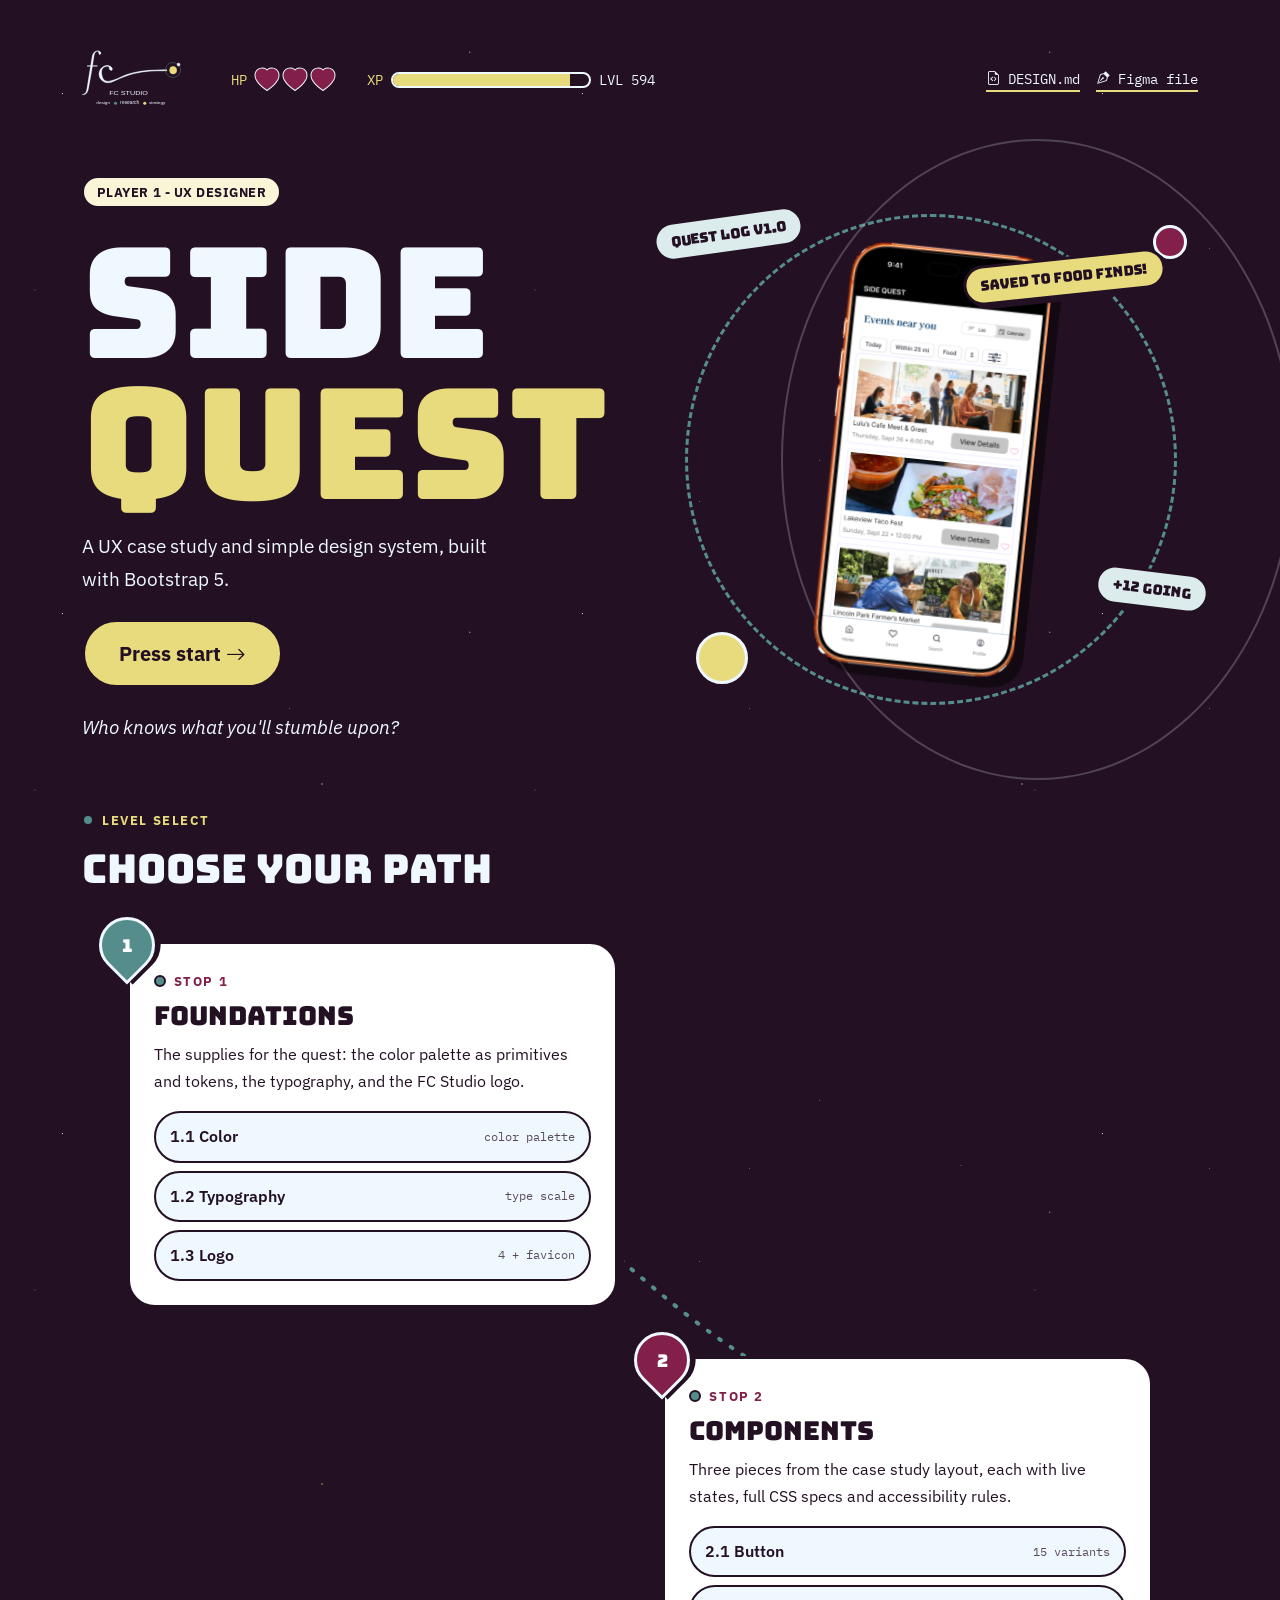
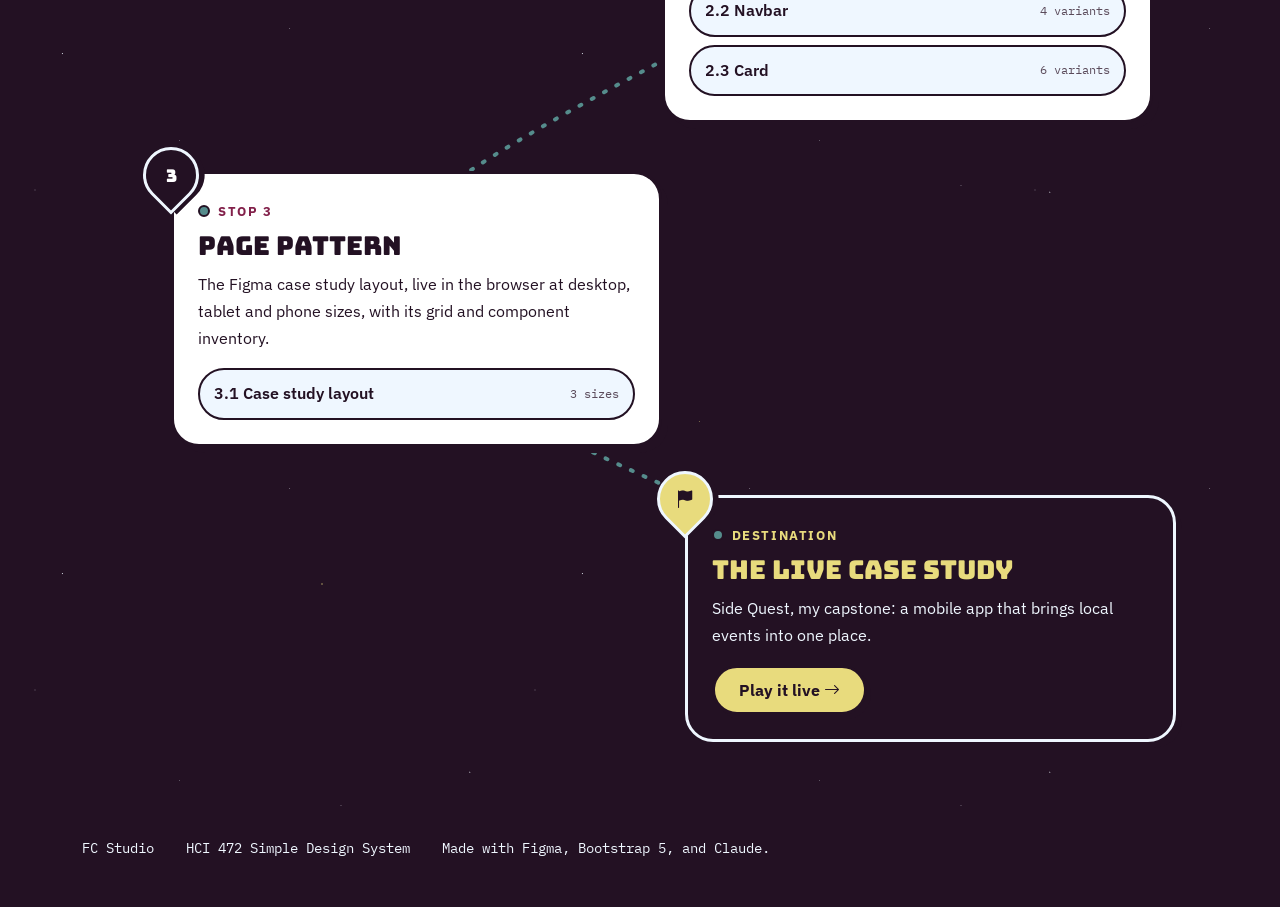
<file: index.html>
<!doctype html>
<html lang="en">
<head>
  <meta charset="utf-8">
  <meta name="viewport" content="width=device-width, initial-scale=1">
  <title>Side Quest Simple Design System | FC Studio</title>
  <meta name="description" content="The Side Quest simple design system: foundations, components and a live page pattern, generated from DESIGN.md and built with Bootstrap 5.">
  <link rel="icon" type="image/svg+xml" href="assets/favicon.svg">
  <meta name="theme-color" content="#231123">
  <link rel="preconnect" href="https://fonts.googleapis.com">
  <link rel="preconnect" href="https://fonts.gstatic.com" crossorigin>
  <link href="https://fonts.googleapis.com/css2?family=Bungee&family=IBM+Plex+Mono:wght@400;600&family=IBM+Plex+Sans:ital,wght@0,400;0,500;0,600;0,700;1,400;1,500&display=swap" rel="stylesheet">
  <link href="https://cdn.jsdelivr.net/npm/bootstrap@5.3.3/dist/css/bootstrap.min.css" rel="stylesheet">
  <link href="https://cdn.jsdelivr.net/npm/bootstrap-icons@1.11.3/font/bootstrap-icons.min.css" rel="stylesheet">
  <link href="css/tokens.css" rel="stylesheet">
  <link href="css/components.css" rel="stylesheet">
  <link href="css/site.css" rel="stylesheet">
</head>
<body class="cover">
<a class="skip-link" href="#trail">Skip to the levels</a>

<header class="container">
  <div class="hud" role="group" aria-label="Player status">
    <img class="hud-logo" src="assets/fc-studio-logo-reverse.svg" alt="FC Studio - design, research, strategy">
    <span class="hud-stat"><span class="hud-label">HP</span>
      <span class="hearts" aria-hidden="true"><i class="bi bi-heart-fill"></i><i class="bi bi-heart-fill"></i><i class="bi bi-heart-fill"></i></span>
      <span class="visually-hidden">3 of 3 hearts</span></span>
    <span class="hud-stat"><span class="hud-label">XP</span><span class="xp-track" aria-hidden="true"><span class="xp-fill"></span></span><span>LVL 594</span></span>
    <span class="hud-links">
      <a href="DESIGN.md"><i class="bi bi-file-earmark-code" aria-hidden="true"></i> DESIGN.md</a>
      <a href="https://www.figma.com/design/JxIfg014KVcGXd0Z5oEVjy" target="_blank" rel="noopener"><i class="bi bi-vector-pen" aria-hidden="true"></i> Figma file<span class="visually-hidden"> (opens in a new tab)</span></a>
    </span>
  </div>
</header>

<main id="main">
  <section class="cover-hero container" aria-labelledby="cover-title">
    <div class="row align-items-center g-4 g-lg-5">
      <div class="col-lg-6">
        <span class="fc-tag fc-tag-gold">Player 1 - UX designer</span>
        <h1 id="cover-title" class="cover-title">Side <span class="q">Quest</span></h1>
        <p class="cover-sub">A UX case study and simple design system, built with Bootstrap 5.</p>
        <div class="d-flex flex-wrap align-items-center gap-3 gap-sm-4 mt-4">
          <a class="btn btn-fc btn-fc-accent press-start" href="foundations/color.html">Press start <i class="bi bi-arrow-right" aria-hidden="true"></i></a>
          <p class="cover-tagline mb-0">Who knows what you'll stumble upon?</p>
        </div>
      </div>
      <div class="col-lg-6">
        <div class="cover-art" aria-hidden="true">
          <span class="ring ring-dashed"></span>
          <span class="ring ring-thin"></span>
          <span class="planet planet-gold"></span>
          <span class="planet planet-rasp"></span>
          <img class="shot" src="assets/side-quest/home-feed.png" alt="">
          <span class="sticker sticker-log">Quest log v1.0</span>
          <span class="sticker sticker-saved">Saved to Food Finds!</span>
          <span class="sticker sticker-going">+12 going</span>
        </div>
      </div>
    </div>
  </section>

  <section class="container" id="trail" aria-labelledby="trail-title" tabindex="-1">
    <p class="eyebrow eyebrow-night">Level select</p>
    <h2 id="trail-title" class="levels-title">Choose your path</h2>
    <div class="map-stage">
      <svg class="map-trail" viewBox="0 0 100 100" preserveAspectRatio="none" aria-hidden="true" focusable="false">
        <path vector-effect="non-scaling-stroke" d="M18 10 C 40 10, 50 30, 72 34 S 45 52, 30 62 S 55 82, 76 90"/>
      </svg>
      <ol class="stops">
        <li class="stop stop-1">
          <span class="marker" aria-hidden="true"><span>1</span></span>
          <article class="stop-card">
            <span class="eyebrow">Stop 1</span>
            <h3>Foundations</h3>
            <p class="mb-0">The supplies for the quest: the color palette as primitives and tokens, the typography, and the FC Studio logo.</p>
            <ul class="levels">
              <li><a href="foundations/color.html">1.1 Color <span class="code">color palette</span></a></li>
              <li><a href="foundations/typography.html">1.2 Typography <span class="code">type scale</span></a></li>
              <li><a href="foundations/logo.html">1.3 Logo <span class="code">4 + favicon</span></a></li>
            </ul>
          </article>
        </li>
        <li class="stop stop-2">
          <span class="marker" aria-hidden="true"><span>2</span></span>
          <article class="stop-card">
            <span class="eyebrow">Stop 2</span>
            <h3>Components</h3>
            <p class="mb-0">Three pieces from the case study layout, each with live states, full CSS specs and accessibility rules.</p>
            <ul class="levels">
              <li><a href="components/button.html">2.1 Button <span class="code">15 variants</span></a></li>
              <li><a href="components/navbar.html">2.2 Navbar <span class="code">4 variants</span></a></li>
              <li><a href="components/card.html">2.3 Card <span class="code">6 variants</span></a></li>
            </ul>
          </article>
        </li>
        <li class="stop stop-3">
          <span class="marker" aria-hidden="true"><span>3</span></span>
          <article class="stop-card">
            <span class="eyebrow">Stop 3</span>
            <h3>Page Pattern</h3>
            <p class="mb-0">The Figma case study layout, live in the browser at desktop, tablet and phone sizes, with its grid and component inventory.</p>
            <ul class="levels">
              <li><a href="patterns/index.html">3.1 Case study layout <span class="code">3 sizes</span></a></li>
            </ul>
          </article>
        </li>
        <li class="stop stop-flag">
          <span class="marker" aria-hidden="true"><span><i class="bi bi-flag-fill"></i></span></span>
          <article class="stop-card">
            <span class="eyebrow" style="color:var(--color-text-highlight)">Destination</span>
            <h3>The live case study</h3>
            <p>Side Quest, my capstone: a mobile app that brings local events into one place.</p>
            <a class="btn btn-fc btn-fc-accent" href="patterns/case-study.html">Play it live <i class="bi bi-arrow-right" aria-hidden="true"></i></a>
          </article>
        </li>
      </ol>
    </div>
  </section>
</main>

<footer class="cover-footer">
  <div class="container">
    <ul class="footer-bar">
      <li>FC Studio</li>
      <li>HCI 472 Simple Design System</li>
      <li>Made with Figma, Bootstrap 5, and Claude.</li>
    </ul>
  </div>
</footer>
</body>
</html>
</file>
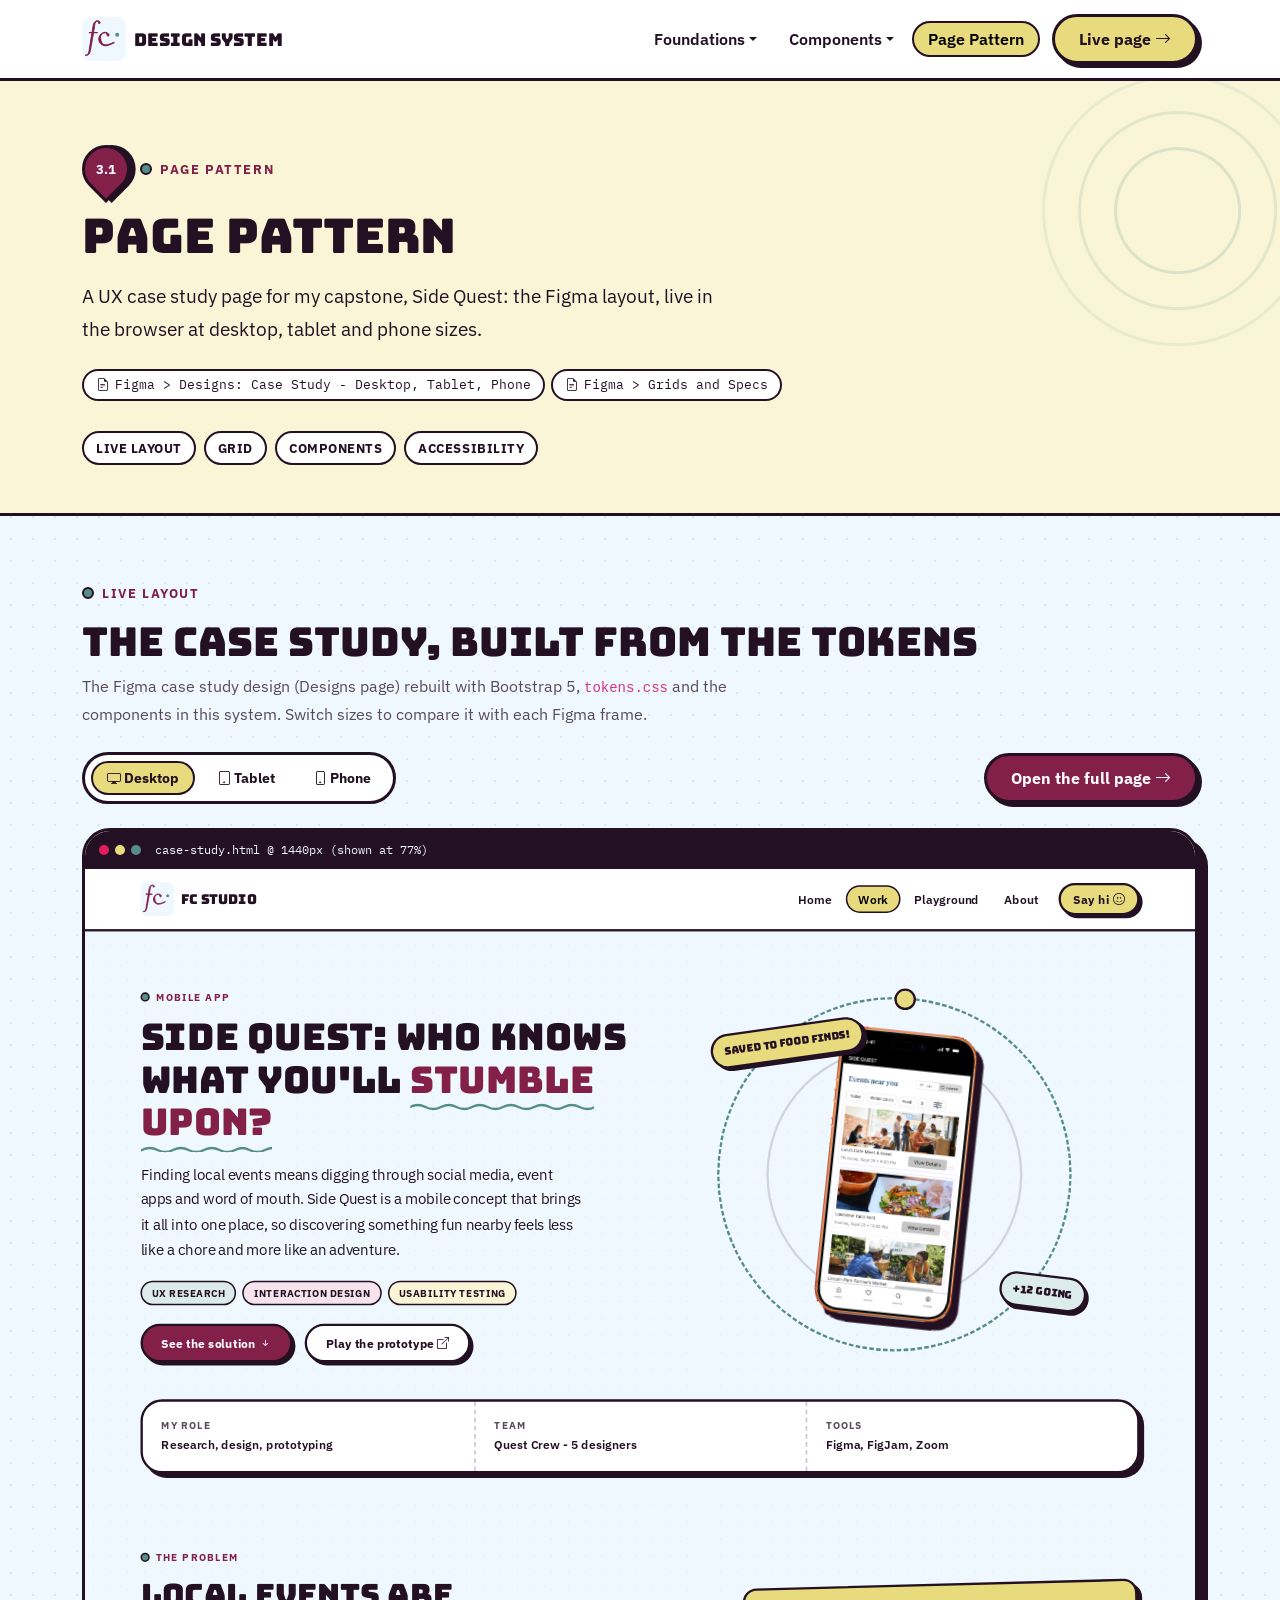
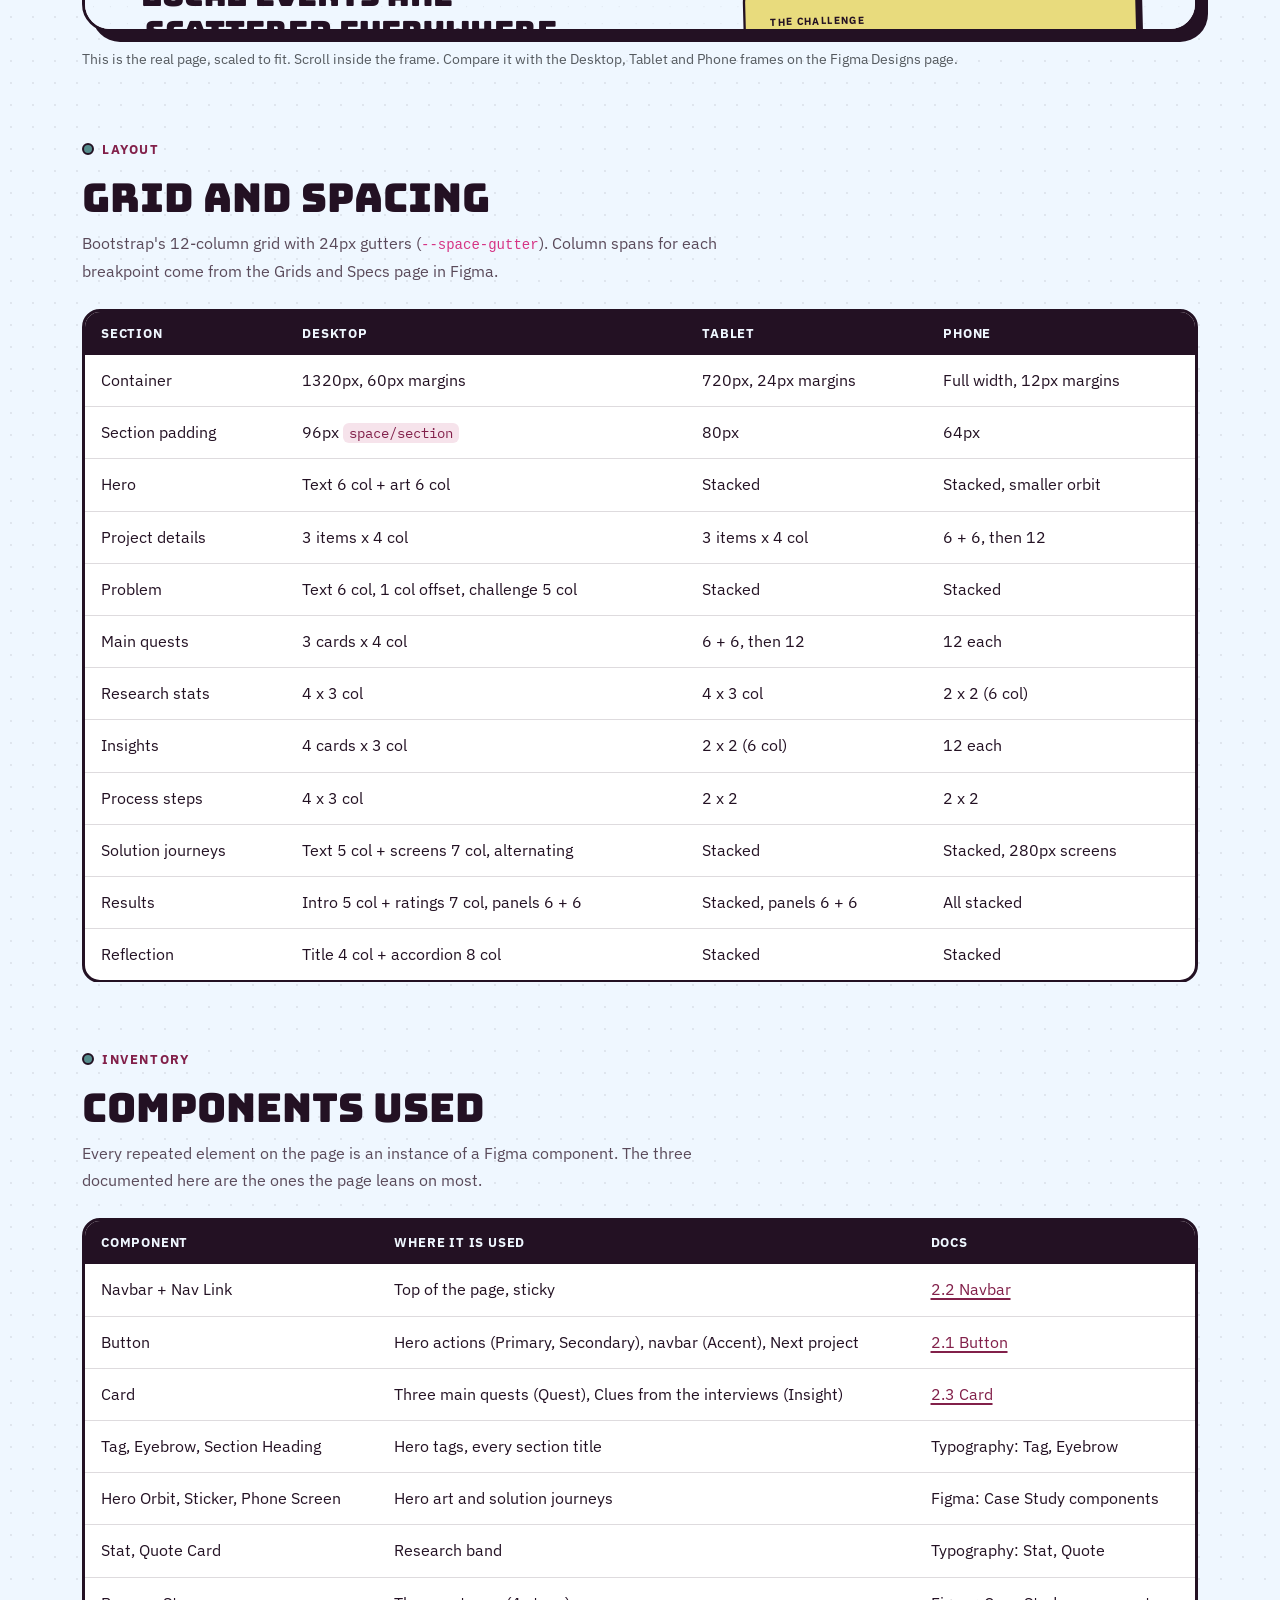
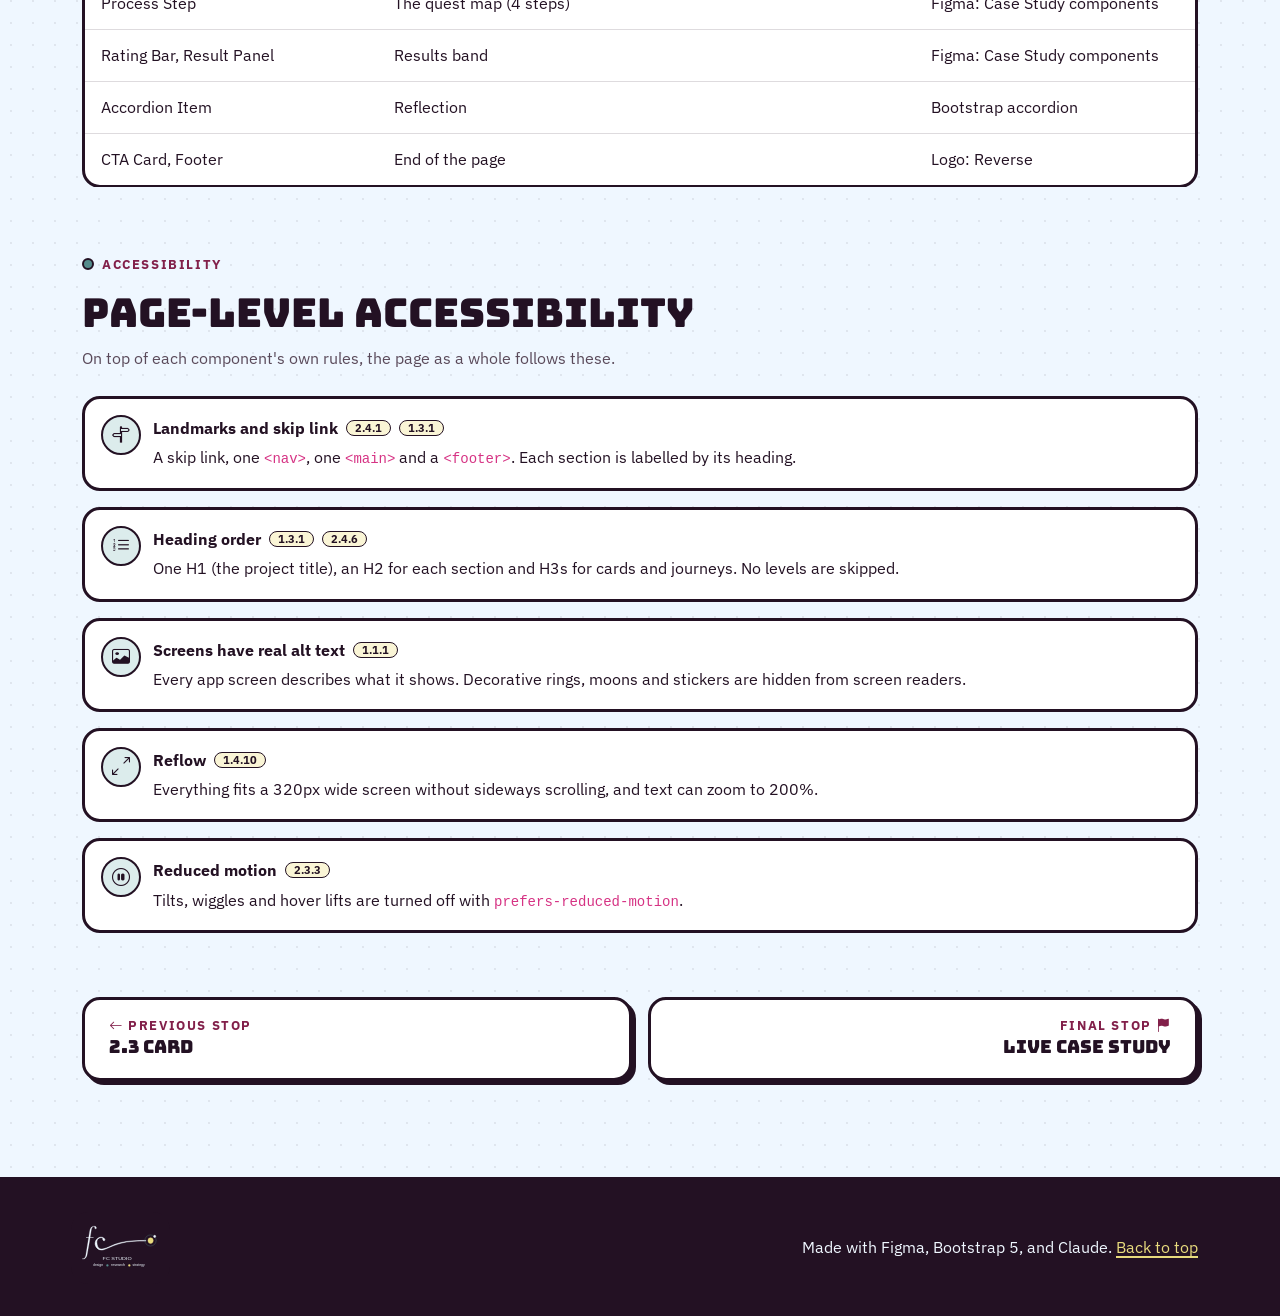
<file: patterns/index.html>
<!doctype html>
<html lang="en">
<head>
  <meta charset="utf-8">
  <meta name="viewport" content="width=device-width, initial-scale=1">
  <title>Page Pattern | Side Quest Simple Design System</title>
  <meta name="description" content="Side Quest case study page pattern with a live preview at three sizes.">
  <link rel="icon" type="image/svg+xml" href="../assets/favicon.svg">
  <meta name="theme-color" content="#FAF5D6">
  <link rel="preconnect" href="https://fonts.googleapis.com">
  <link rel="preconnect" href="https://fonts.gstatic.com" crossorigin>
  <link href="https://fonts.googleapis.com/css2?family=Bungee&family=IBM+Plex+Mono:wght@400;600&family=IBM+Plex+Sans:ital,wght@0,400;0,500;0,600;0,700;1,400;1,500&display=swap" rel="stylesheet">
  <link href="https://cdn.jsdelivr.net/npm/bootstrap@5.3.3/dist/css/bootstrap.min.css" rel="stylesheet">
  <link href="https://cdn.jsdelivr.net/npm/bootstrap-icons@1.11.3/font/bootstrap-icons.min.css" rel="stylesheet">
  <link href="../css/tokens.css" rel="stylesheet">
  <link href="../css/components.css" rel="stylesheet">
  <link href="../css/site.css" rel="stylesheet">
</head>
<body id="top">
<a class="skip-link" href="#main">Skip to content</a>
<nav class="navbar navbar-expand-lg fc-navbar sticky-top" aria-label="Design system">
  <div class="container">
    <a class="navbar-brand d-flex align-items-center gap-2" href="../index.html">
      <img src="../assets/favicon.svg" alt="" width="44" height="44">
      <span>Design System</span>
    </a>
    <button class="navbar-toggler" type="button" data-bs-toggle="collapse" data-bs-target="#sdsNav" aria-controls="sdsNav" aria-expanded="false" aria-label="Toggle navigation">
      <span class="navbar-toggler-icon"></span>
    </button>
    <div class="collapse navbar-collapse" id="sdsNav">
      <ul class="navbar-nav ms-auto align-items-lg-center gap-lg-1 mt-3 mt-lg-0">
        <li class="nav-item dropdown"><a class="nav-link dropdown-toggle" href="#" id="dd-found" role="button" data-bs-toggle="dropdown" aria-expanded="false">Foundations</a><ul class="dropdown-menu fc-dropdown" aria-labelledby="dd-found"><li><a class="dropdown-item" href="../foundations/color.html">1.1 Color</a></li><li><a class="dropdown-item" href="../foundations/typography.html">1.2 Typography</a></li><li><a class="dropdown-item" href="../foundations/logo.html">1.3 Logo</a></li></ul></li>
        <li class="nav-item dropdown"><a class="nav-link dropdown-toggle" href="#" id="dd-comp" role="button" data-bs-toggle="dropdown" aria-expanded="false">Components</a><ul class="dropdown-menu fc-dropdown" aria-labelledby="dd-comp"><li><a class="dropdown-item" href="../components/button.html">2.1 Button</a></li><li><a class="dropdown-item" href="../components/navbar.html">2.2 Navbar</a></li><li><a class="dropdown-item" href="../components/card.html">2.3 Card</a></li></ul></li>
        <li class="nav-item"><a class="nav-link active" href="../patterns/index.html" aria-current="page">Page Pattern</a></li>
        <li class="nav-item ms-lg-2 mt-2 mt-lg-0"><a class="btn btn-fc btn-fc-accent" href="../patterns/case-study.html">Live page <i class="bi bi-arrow-right" aria-hidden="true"></i></a></li>
      </ul>
    </div>
  </div>
</nav>

<main id="main">
  <header class="page-head">
    <div class="container">
      <div class="stop-pin"><span class="pin" aria-hidden="true"><span>3.1</span></span><span class="eyebrow">Page Pattern</span></div>
      <h1>Page Pattern</h1>
      <p class="lead">A UX case study page for my capstone, Side Quest: the Figma layout, live in the browser at desktop, tablet and phone sizes.</p>
      <div><span class="source-chip"><i class="bi bi-file-earmark-text" aria-hidden="true"></i>Figma &gt; Designs: Case Study - Desktop, Tablet, Phone</span><span class="source-chip"><i class="bi bi-file-earmark-text" aria-hidden="true"></i>Figma &gt; Grids and Specs</span></div>
      <nav class="toc" aria-label="On this page"><a href="#preview">Live layout</a><a href="#structure">Grid</a><a href="#used">Components</a><a href="#page-a11y">Accessibility</a></nav>
    </div>
  </header>
  <section class="doc-section" id="preview" aria-labelledby="preview-h">
    <div class="container">
      <p class="eyebrow">Live layout</p>
      <h2 id="preview-h">The case study, built from the tokens</h2>
      <p class="section-intro">The Figma case study design (Designs page) rebuilt with Bootstrap 5, <code>tokens.css</code> and the components in this system. Switch sizes to compare it with each Figma frame.</p>
<div class="d-flex flex-wrap align-items-center gap-3">
  <div class="device-toggle" role="group" aria-label="Preview size">
    <button type="button" data-w="1440" aria-pressed="true"><i class="bi bi-display" aria-hidden="true"></i> Desktop</button>
    <button type="button" data-w="768" aria-pressed="false"><i class="bi bi-tablet" aria-hidden="true"></i> Tablet</button>
    <button type="button" data-w="375" aria-pressed="false"><i class="bi bi-phone" aria-hidden="true"></i> Phone</button>
  </div>
  <a class="btn btn-fc ms-md-auto" href="case-study.html">Open the full page <i class="bi bi-arrow-right" aria-hidden="true"></i></a>
</div>
<div class="device-frame" id="previewShell">
  <div class="bar" aria-hidden="true"><i style="background:#E31C5E"></i><i style="background:#E8DB7D"></i><i style="background:#558C8C"></i><span class="ms-2" id="previewLabel">case-study.html @ 1440px</span></div>
  <div id="previewWrap" style="overflow:hidden;margin:0 auto"><iframe id="previewFrame" src="case-study.html" title="Live preview of the Side Quest case study page" loading="lazy"></iframe></div>
</div>
<p class="small text-body-secondary mt-3 mb-0">This is the real page, scaled to fit. Scroll inside the frame. Compare it with the Desktop, Tablet and Phone frames on the Figma Designs page.</p>
    </div>
  </section>
  <section class="doc-section" id="structure" aria-labelledby="structure-h">
    <div class="container">
      <p class="eyebrow">Layout</p>
      <h2 id="structure-h">Grid and spacing</h2>
      <p class="section-intro">Bootstrap's 12-column grid with 24px gutters (<code>--space-gutter</code>). Column spans for each breakpoint come from the Grids and Specs page in Figma.</p>
<div class="table-responsive"><table class="spec-table"><caption class="visually-hidden">Layout by breakpoint</caption><thead><tr><th scope="col">Section</th><th scope="col">Desktop</th><th scope="col">Tablet</th><th scope="col">Phone</th></tr></thead><tbody><tr><td>Container</td><td>1320px, 60px margins</td><td>720px, 24px margins</td><td>Full width, 12px margins</td></tr><tr><td>Section padding</td><td>96px <code>space/section</code></td><td>80px</td><td>64px</td></tr><tr><td>Hero</td><td>Text 6 col + art 6 col</td><td>Stacked</td><td>Stacked, smaller orbit</td></tr><tr><td>Project details</td><td>3 items x 4 col</td><td>3 items x 4 col</td><td>6 + 6, then 12</td></tr><tr><td>Problem</td><td>Text 6 col, 1 col offset, challenge 5 col</td><td>Stacked</td><td>Stacked</td></tr><tr><td>Main quests</td><td>3 cards x 4 col</td><td>6 + 6, then 12</td><td>12 each</td></tr><tr><td>Research stats</td><td>4 x 3 col</td><td>4 x 3 col</td><td>2 x 2 (6 col)</td></tr><tr><td>Insights</td><td>4 cards x 3 col</td><td>2 x 2 (6 col)</td><td>12 each</td></tr><tr><td>Process steps</td><td>4 x 3 col</td><td>2 x 2</td><td>2 x 2</td></tr><tr><td>Solution journeys</td><td>Text 5 col + screens 7 col, alternating</td><td>Stacked</td><td>Stacked, 280px screens</td></tr><tr><td>Results</td><td>Intro 5 col + ratings 7 col, panels 6 + 6</td><td>Stacked, panels 6 + 6</td><td>All stacked</td></tr><tr><td>Reflection</td><td>Title 4 col + accordion 8 col</td><td>Stacked</td><td>Stacked</td></tr></tbody></table></div>
    </div>
  </section>
  <section class="doc-section" id="used" aria-labelledby="used-h">
    <div class="container">
      <p class="eyebrow">Inventory</p>
      <h2 id="used-h">Components used</h2>
      <p class="section-intro">Every repeated element on the page is an instance of a Figma component. The three documented here are the ones the page leans on most.</p>
<div class="table-responsive"><table class="spec-table"><caption class="visually-hidden">Components used</caption><thead><tr><th scope="col">Component</th><th scope="col">Where it is used</th><th scope="col">Docs</th></tr></thead><tbody><tr><td>Navbar + Nav Link</td><td>Top of the page, sticky</td><td><a href="../components/navbar.html">2.2 Navbar</a></td></tr><tr><td>Button</td><td>Hero actions (Primary, Secondary), navbar (Accent), Next project</td><td><a href="../components/button.html">2.1 Button</a></td></tr><tr><td>Card</td><td>Three main quests (Quest), Clues from the interviews (Insight)</td><td><a href="../components/card.html">2.3 Card</a></td></tr><tr><td>Tag, Eyebrow, Section Heading</td><td>Hero tags, every section title</td><td>Typography: Tag, Eyebrow</td></tr><tr><td>Hero Orbit, Sticker, Phone Screen</td><td>Hero art and solution journeys</td><td>Figma: Case Study components</td></tr><tr><td>Stat, Quote Card</td><td>Research band</td><td>Typography: Stat, Quote</td></tr><tr><td>Process Step</td><td>The quest map (4 steps)</td><td>Figma: Case Study components</td></tr><tr><td>Rating Bar, Result Panel</td><td>Results band</td><td>Figma: Case Study components</td></tr><tr><td>Accordion Item</td><td>Reflection</td><td>Bootstrap accordion</td></tr><tr><td>CTA Card, Footer</td><td>End of the page</td><td>Logo: Reverse</td></tr></tbody></table></div>
    </div>
  </section>
  <section class="doc-section" id="page-a11y" aria-labelledby="page-a11y-h">
    <div class="container">
      <p class="eyebrow">Accessibility</p>
      <h2 id="page-a11y-h">Page-level accessibility</h2>
      <p class="section-intro">On top of each component's own rules, the page as a whole follows these.</p>
<ul class="a11y-list"><li><i class="bi bi-signpost-split" aria-hidden="true"></i><div><strong>Landmarks and skip link<span class=wcag>2.4.1</span><span class=wcag>1.3.1</span></strong>A skip link, one <code>&lt;nav&gt;</code>, one <code>&lt;main&gt;</code> and a <code>&lt;footer&gt;</code>. Each section is labelled by its heading.</div></li><li><i class="bi bi-list-ol" aria-hidden="true"></i><div><strong>Heading order<span class=wcag>1.3.1</span><span class=wcag>2.4.6</span></strong>One H1 (the project title), an H2 for each section and H3s for cards and journeys. No levels are skipped.</div></li><li><i class="bi bi-image" aria-hidden="true"></i><div><strong>Screens have real alt text<span class=wcag>1.1.1</span></strong>Every app screen describes what it shows. Decorative rings, moons and stickers are hidden from screen readers.</div></li><li><i class="bi bi-arrows-angle-expand" aria-hidden="true"></i><div><strong>Reflow<span class=wcag>1.4.10</span></strong>Everything fits a 320px wide screen without sideways scrolling, and text can zoom to 200%.</div></li><li><i class="bi bi-pause-circle" aria-hidden="true"></i><div><strong>Reduced motion<span class=wcag>2.3.3</span></strong>Tilts, wiggles and hover lifts are turned off with <code>prefers-reduced-motion</code>.</div></li></ul>
    </div>
  </section>

<div class="container"><nav class="pager" aria-label="Previous and next stops"><a class="prev" href="../components/card.html"><span class="dir"><i class="bi bi-arrow-left" aria-hidden="true"></i> Previous stop</span><span class="ttl">2.3 Card</span></a><a class="next" href="case-study.html"><span class="dir">Final stop <i class="bi bi-flag-fill" aria-hidden="true"></i></span><span class="ttl">Live case study</span></a></nav></div>
</main>
<footer class="site-footer">
  <div class="container d-flex flex-column flex-lg-row justify-content-between align-items-lg-center gap-3">
    <img src="../assets/fc-studio-logo-reverse.svg" alt="FC Studio - design, research, strategy">
    <p class="mb-0">Made with Figma, Bootstrap 5, and Claude. <a href="#top">Back to top</a></p>
  </div>
</footer>
<div id="copy-status" class="visually-hidden" aria-live="polite"></div>
<script src="https://cdn.jsdelivr.net/npm/bootstrap@5.3.3/dist/js/bootstrap.bundle.min.js"></script>
<script>
  const live = document.getElementById('copy-status');
  const say = m => { if (live) { live.textContent = ''; setTimeout(() => live.textContent = m, 30); } };
  document.querySelectorAll('.copy-btn').forEach(btn => btn.addEventListener('click', async () => {
    const txt = btn.parentElement.querySelector('code').innerText;
    try { await navigator.clipboard.writeText(txt); btn.textContent = 'Copied!'; say('Code copied to clipboard'); }
    catch { btn.textContent = 'Select and copy'; }
    setTimeout(() => btn.textContent = 'Copy', 1600);
  }));
  document.querySelectorAll('[data-copy]').forEach(btn => btn.addEventListener('click', async () => {
    try { await navigator.clipboard.writeText(btn.dataset.copy); say(btn.dataset.copy + ' copied'); btn.classList.add('copied'); setTimeout(() => btn.classList.remove('copied'), 1200); } catch {}
  }));
</script>
<script>
  const wrap = document.getElementById('previewWrap'), frame = document.getElementById('previewFrame'),
        shell = document.getElementById('previewShell'), label = document.getElementById('previewLabel');
  let W = 1440;
  function fit() {
    const avail = shell.clientWidth, s = Math.min(1, avail / W), H = 760;
    frame.style.width = W + 'px'; frame.style.height = (H / s) + 'px';
    frame.style.transform = 'scale(' + s + ')'; frame.style.transformOrigin = 'top left';
    wrap.style.width = (W * s) + 'px'; wrap.style.height = H + 'px';
    label.textContent = 'case-study.html @ ' + W + 'px' + (s < 1 ? ' (shown at ' + Math.round(s * 100) + '%)' : '');
  }
  document.querySelectorAll('[data-w]').forEach(b => b.addEventListener('click', () => {
    W = +b.dataset.w; document.querySelectorAll('[data-w]').forEach(x => x.setAttribute('aria-pressed', x === b)); fit();
  }));
  window.addEventListener('resize', fit); fit();
</script>
</body>
</html>
</file>
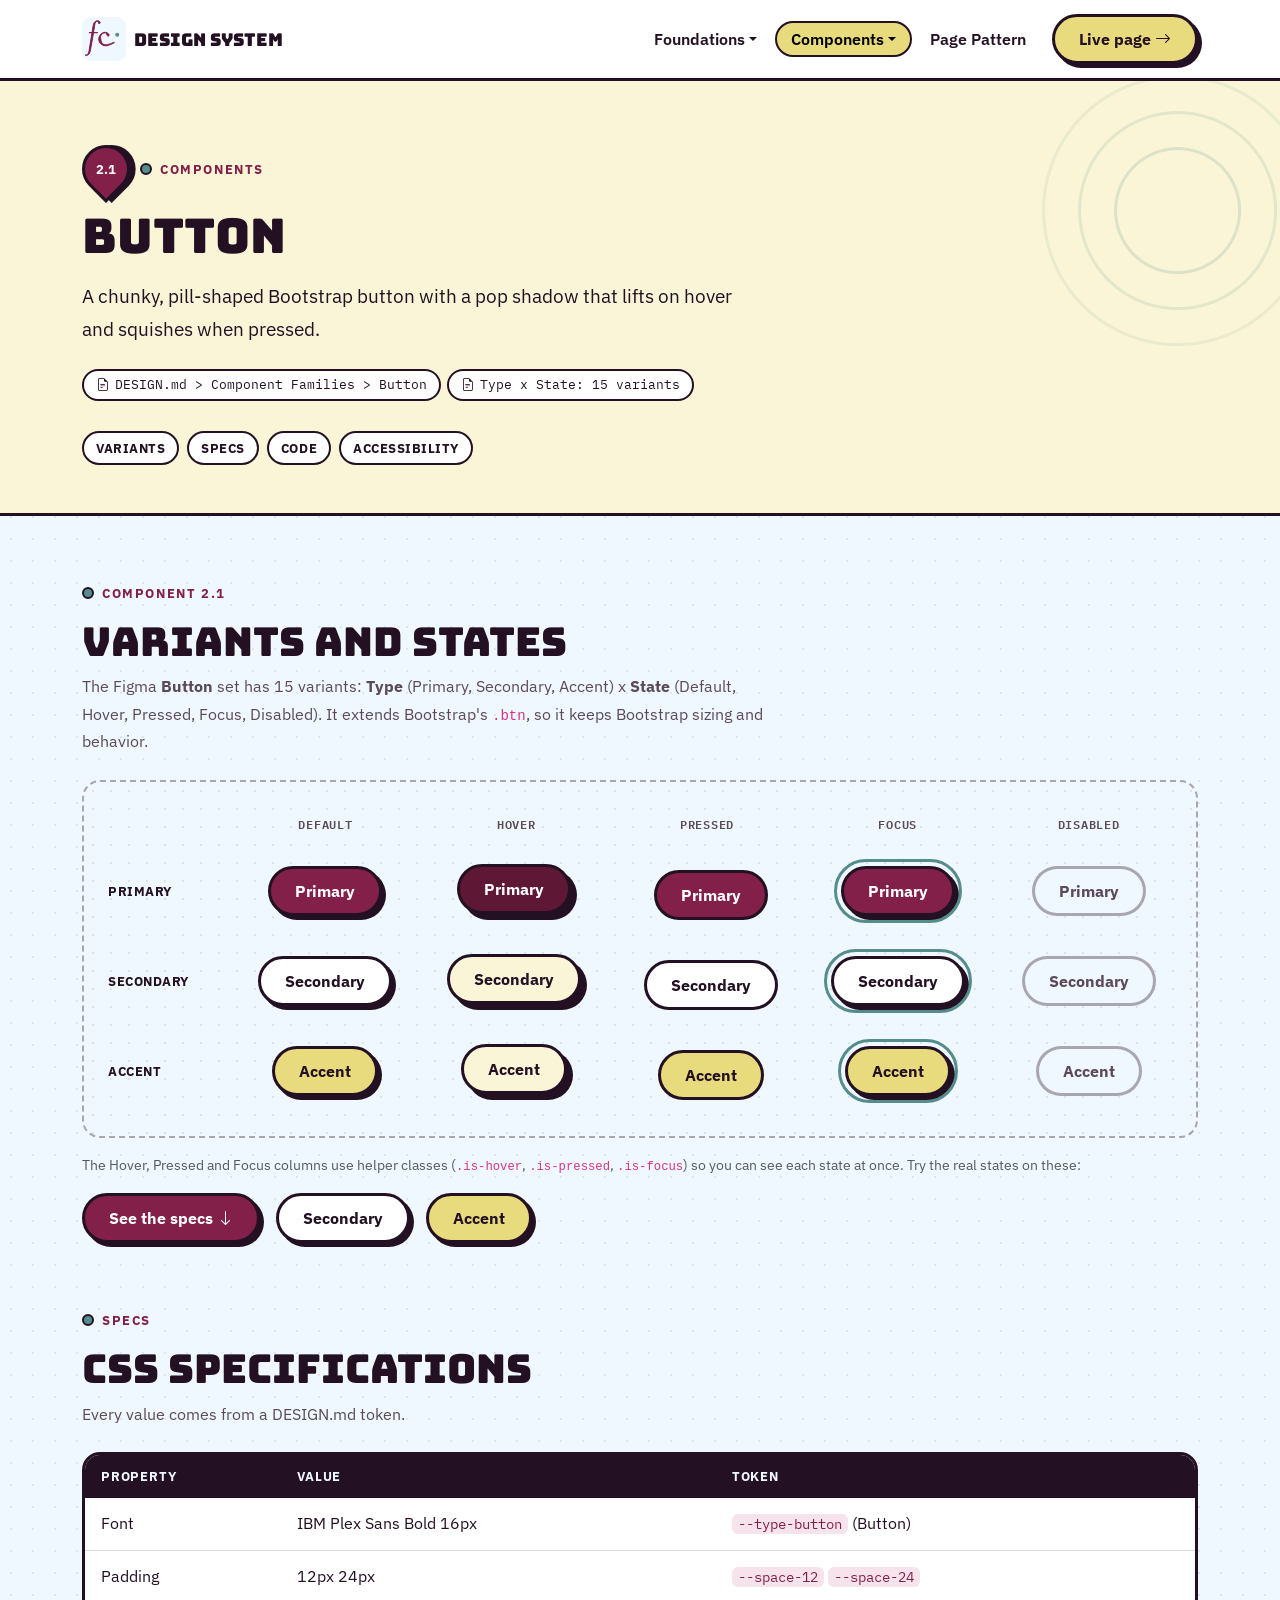
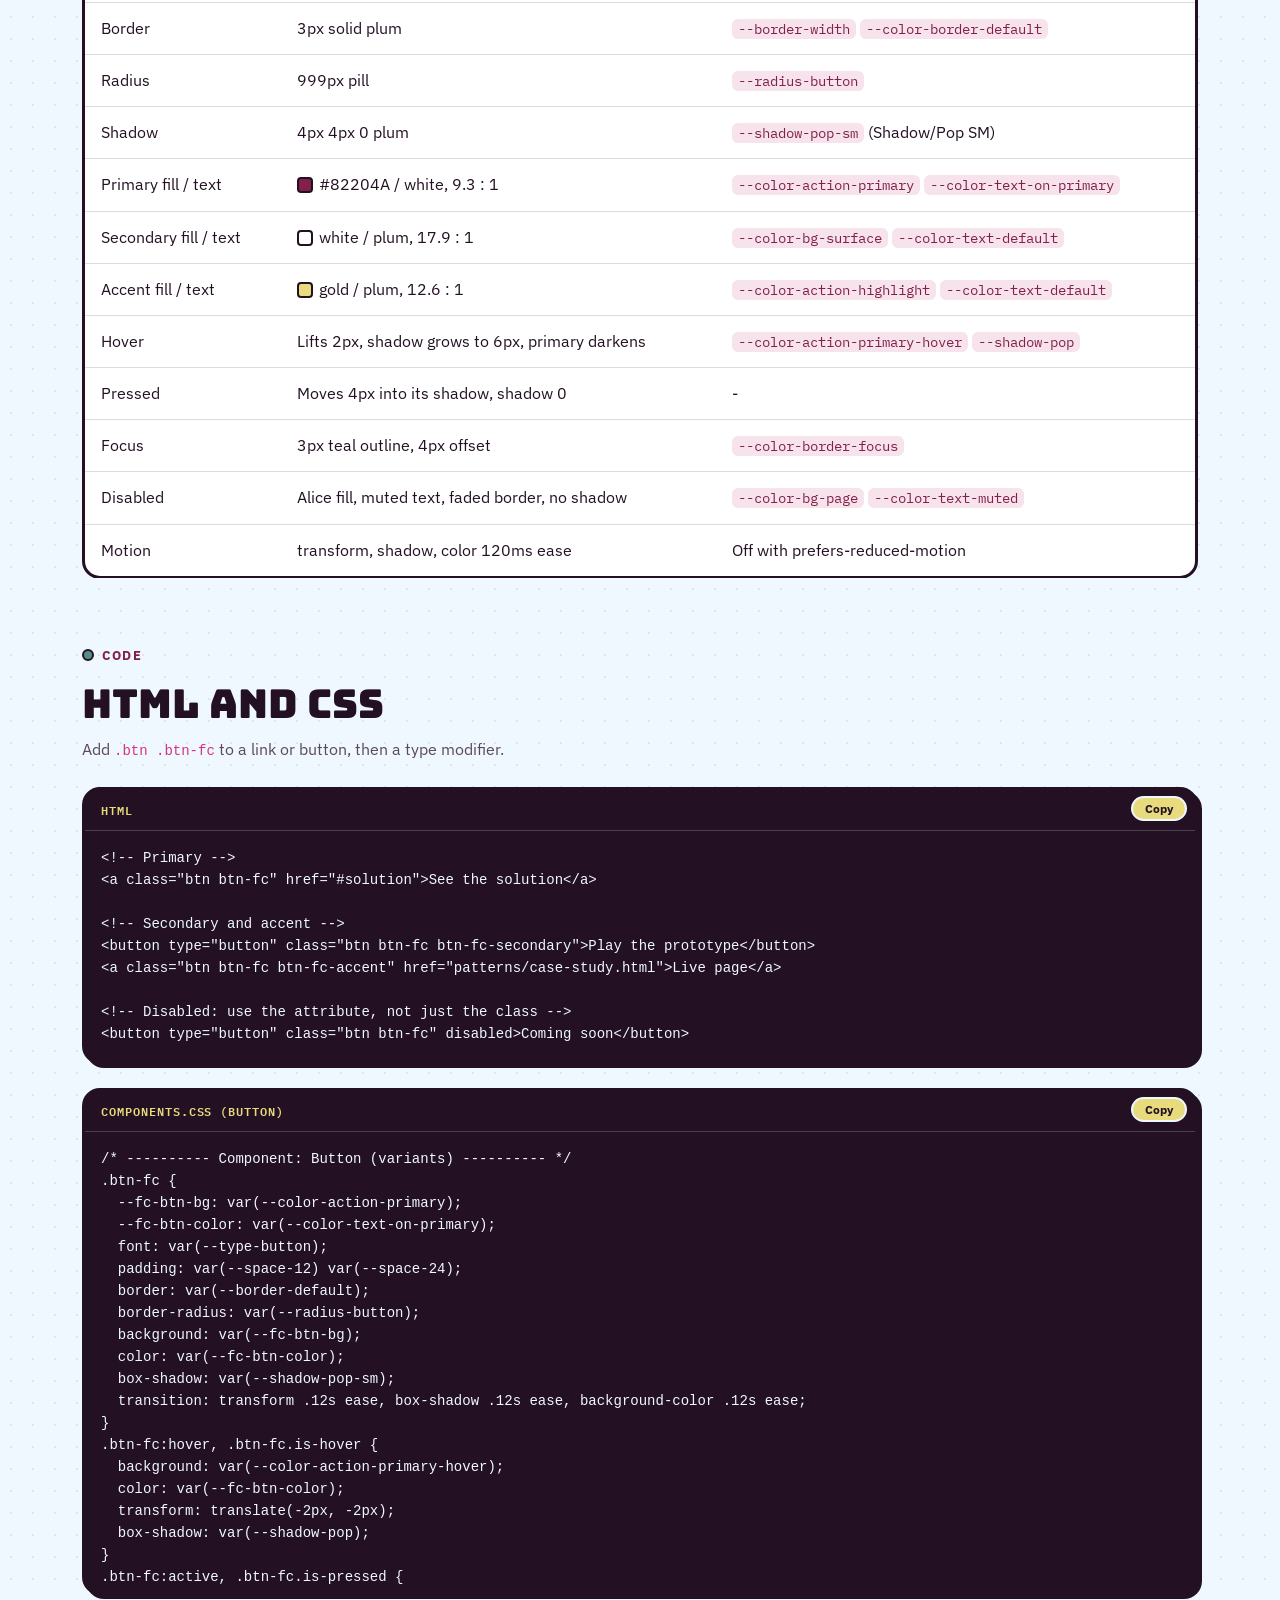
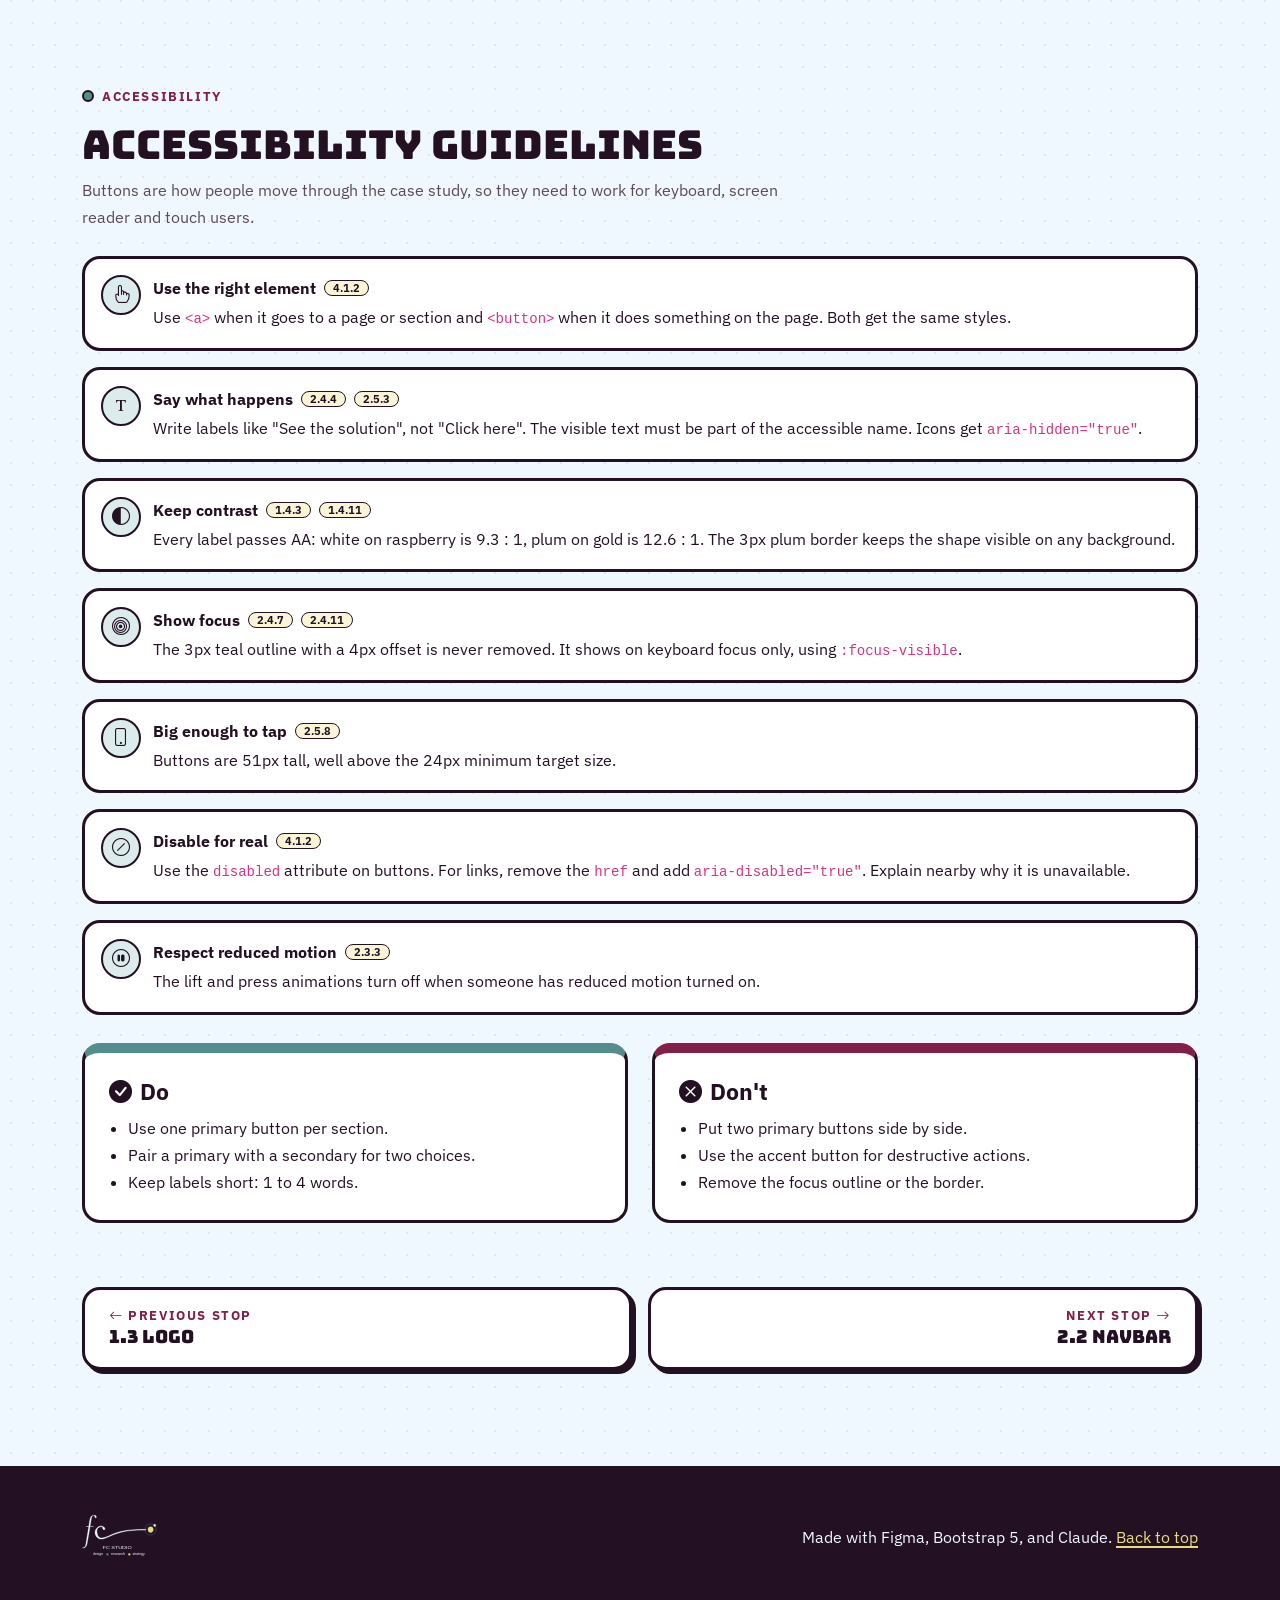
<file: components/button.html>
<!doctype html>
<html lang="en">
<head>
  <meta charset="utf-8">
  <meta name="viewport" content="width=device-width, initial-scale=1">
  <title>Button | Side Quest Simple Design System</title>
  <meta name="description" content="Button component: variants, states, CSS specifications and accessibility guidelines.">
  <link rel="icon" type="image/svg+xml" href="../assets/favicon.svg">
  <meta name="theme-color" content="#FAF5D6">
  <link rel="preconnect" href="https://fonts.googleapis.com">
  <link rel="preconnect" href="https://fonts.gstatic.com" crossorigin>
  <link href="https://fonts.googleapis.com/css2?family=Bungee&family=IBM+Plex+Mono:wght@400;600&family=IBM+Plex+Sans:ital,wght@0,400;0,500;0,600;0,700;1,400;1,500&display=swap" rel="stylesheet">
  <link href="https://cdn.jsdelivr.net/npm/bootstrap@5.3.3/dist/css/bootstrap.min.css" rel="stylesheet">
  <link href="https://cdn.jsdelivr.net/npm/bootstrap-icons@1.11.3/font/bootstrap-icons.min.css" rel="stylesheet">
  <link href="../css/tokens.css" rel="stylesheet">
  <link href="../css/components.css" rel="stylesheet">
  <link href="../css/site.css" rel="stylesheet">
</head>
<body id="top">
<a class="skip-link" href="#main">Skip to content</a>
<nav class="navbar navbar-expand-lg fc-navbar sticky-top" aria-label="Design system">
  <div class="container">
    <a class="navbar-brand d-flex align-items-center gap-2" href="../index.html">
      <img src="../assets/favicon.svg" alt="" width="44" height="44">
      <span>Design System</span>
    </a>
    <button class="navbar-toggler" type="button" data-bs-toggle="collapse" data-bs-target="#sdsNav" aria-controls="sdsNav" aria-expanded="false" aria-label="Toggle navigation">
      <span class="navbar-toggler-icon"></span>
    </button>
    <div class="collapse navbar-collapse" id="sdsNav">
      <ul class="navbar-nav ms-auto align-items-lg-center gap-lg-1 mt-3 mt-lg-0">
        <li class="nav-item dropdown"><a class="nav-link dropdown-toggle" href="#" id="dd-found" role="button" data-bs-toggle="dropdown" aria-expanded="false">Foundations</a><ul class="dropdown-menu fc-dropdown" aria-labelledby="dd-found"><li><a class="dropdown-item" href="../foundations/color.html">1.1 Color</a></li><li><a class="dropdown-item" href="../foundations/typography.html">1.2 Typography</a></li><li><a class="dropdown-item" href="../foundations/logo.html">1.3 Logo</a></li></ul></li>
        <li class="nav-item dropdown"><a class="nav-link dropdown-toggle active" href="#" id="dd-comp" role="button" data-bs-toggle="dropdown" aria-expanded="false">Components</a><ul class="dropdown-menu fc-dropdown" aria-labelledby="dd-comp"><li><a class="dropdown-item active" href="../components/button.html" aria-current="page">2.1 Button</a></li><li><a class="dropdown-item" href="../components/navbar.html">2.2 Navbar</a></li><li><a class="dropdown-item" href="../components/card.html">2.3 Card</a></li></ul></li>
        <li class="nav-item"><a class="nav-link" href="../patterns/index.html">Page Pattern</a></li>
        <li class="nav-item ms-lg-2 mt-2 mt-lg-0"><a class="btn btn-fc btn-fc-accent" href="../patterns/case-study.html">Live page <i class="bi bi-arrow-right" aria-hidden="true"></i></a></li>
      </ul>
    </div>
  </div>
</nav>

<main id="main">
  <header class="page-head">
    <div class="container">
      <div class="stop-pin"><span class="pin" aria-hidden="true"><span>2.1</span></span><span class="eyebrow">Components</span></div>
      <h1>Button</h1>
      <p class="lead">A chunky, pill-shaped Bootstrap button with a pop shadow that lifts on hover and squishes when pressed.</p>
      <div><span class="source-chip"><i class="bi bi-file-earmark-text" aria-hidden="true"></i>DESIGN.md &gt; Component Families &gt; Button</span><span class="source-chip"><i class="bi bi-file-earmark-text" aria-hidden="true"></i>Type x State: 15 variants</span></div>
      <nav class="toc" aria-label="On this page"><a href="#btn-overview">Variants</a><a href="#btn-specs">Specs</a><a href="#btn-code">Code</a><a href="#btn-a11y">Accessibility</a></nav>
    </div>
  </header>
  <section class="doc-section" id="btn-overview" aria-labelledby="btn-overview-h">
    <div class="container">
      <p class="eyebrow">Component 2.1</p>
      <h2 id="btn-overview-h">Variants and states</h2>
      <p class="section-intro">The Figma <strong>Button</strong> set has 15 variants: <strong>Type</strong> (Primary, Secondary, Accent) x <strong>State</strong> (Default, Hover, Pressed, Focus, Disabled). It extends Bootstrap's <code>.btn</code>, so it keeps Bootstrap sizing and behavior.</p>
<div class="demo-stage"><div class="state-table" role="table" aria-label="Button types and states"><div class="state-head" role="row"><span role="columnheader"><span class="visually-hidden">Type</span></span><span class="col-head" role="columnheader">Default</span><span class="col-head" role="columnheader">Hover</span><span class="col-head" role="columnheader">Pressed</span><span class="col-head" role="columnheader">Focus</span><span class="col-head" role="columnheader">Disabled</span></div><div class="state-row" role="row"><span class="row-head" role="rowheader">Primary</span><div class="cell" role="cell"><button type="button" class="btn btn-fc">Primary</button><span class="cell-label" aria-hidden="true">Default</span></div><div class="cell" role="cell"><button type="button" class="btn btn-fc is-hover" tabindex="-1">Primary</button><span class="cell-label" aria-hidden="true">Hover</span></div><div class="cell" role="cell"><button type="button" class="btn btn-fc is-pressed" tabindex="-1">Primary</button><span class="cell-label" aria-hidden="true">Pressed</span></div><div class="cell" role="cell"><button type="button" class="btn btn-fc is-focus" tabindex="-1">Primary</button><span class="cell-label" aria-hidden="true">Focus</span></div><div class="cell" role="cell"><button type="button" class="btn btn-fc" disabled aria-disabled="true" tabindex="-1">Primary</button><span class="cell-label" aria-hidden="true">Disabled</span></div></div><div class="state-row" role="row"><span class="row-head" role="rowheader">Secondary</span><div class="cell" role="cell"><button type="button" class="btn btn-fc btn-fc-secondary">Secondary</button><span class="cell-label" aria-hidden="true">Default</span></div><div class="cell" role="cell"><button type="button" class="btn btn-fc btn-fc-secondary is-hover" tabindex="-1">Secondary</button><span class="cell-label" aria-hidden="true">Hover</span></div><div class="cell" role="cell"><button type="button" class="btn btn-fc btn-fc-secondary is-pressed" tabindex="-1">Secondary</button><span class="cell-label" aria-hidden="true">Pressed</span></div><div class="cell" role="cell"><button type="button" class="btn btn-fc btn-fc-secondary is-focus" tabindex="-1">Secondary</button><span class="cell-label" aria-hidden="true">Focus</span></div><div class="cell" role="cell"><button type="button" class="btn btn-fc btn-fc-secondary" disabled aria-disabled="true" tabindex="-1">Secondary</button><span class="cell-label" aria-hidden="true">Disabled</span></div></div><div class="state-row" role="row"><span class="row-head" role="rowheader">Accent</span><div class="cell" role="cell"><button type="button" class="btn btn-fc btn-fc-accent">Accent</button><span class="cell-label" aria-hidden="true">Default</span></div><div class="cell" role="cell"><button type="button" class="btn btn-fc btn-fc-accent is-hover" tabindex="-1">Accent</button><span class="cell-label" aria-hidden="true">Hover</span></div><div class="cell" role="cell"><button type="button" class="btn btn-fc btn-fc-accent is-pressed" tabindex="-1">Accent</button><span class="cell-label" aria-hidden="true">Pressed</span></div><div class="cell" role="cell"><button type="button" class="btn btn-fc btn-fc-accent is-focus" tabindex="-1">Accent</button><span class="cell-label" aria-hidden="true">Focus</span></div><div class="cell" role="cell"><button type="button" class="btn btn-fc btn-fc-accent" disabled aria-disabled="true" tabindex="-1">Accent</button><span class="cell-label" aria-hidden="true">Disabled</span></div></div></div></div>
<p class="small text-body-secondary mt-3 mb-0">The Hover, Pressed and Focus columns use helper classes (<code>.is-hover</code>, <code>.is-pressed</code>, <code>.is-focus</code>) so you can see each state at once. Try the real states on these:</p>
<div class="d-flex flex-wrap gap-3 mt-3">
  <a class="btn btn-fc" href="#btn-specs">See the specs <i class="bi bi-arrow-down" aria-hidden="true"></i></a>
  <button type="button" class="btn btn-fc btn-fc-secondary">Secondary</button>
  <button type="button" class="btn btn-fc btn-fc-accent">Accent</button>
</div>
    </div>
  </section>
  <section class="doc-section" id="btn-specs" aria-labelledby="btn-specs-h">
    <div class="container">
      <p class="eyebrow">Specs</p>
      <h2 id="btn-specs-h">CSS specifications</h2>
      <p class="section-intro">Every value comes from a DESIGN.md token.</p>
<div class="table-responsive"><table class="spec-table"><caption class="visually-hidden">Button specs</caption><thead><tr><th scope="col">Property</th><th scope="col">Value</th><th scope="col">Token</th></tr></thead><tbody><tr><td>Font</td><td>IBM Plex Sans Bold 16px</td><td><code>--type-button</code> (Button)</td></tr><tr><td>Padding</td><td>12px 24px</td><td><code>--space-12</code> <code>--space-24</code></td></tr><tr><td>Border</td><td>3px solid plum</td><td><code>--border-width</code> <code>--color-border-default</code></td></tr><tr><td>Radius</td><td>999px pill</td><td><code>--radius-button</code></td></tr><tr><td>Shadow</td><td>4px 4px 0 plum</td><td><code>--shadow-pop-sm</code> (Shadow/Pop SM)</td></tr><tr><td>Primary fill / text</td><td><span class="chip" style="background:#82204A"></span>#82204A / white, 9.3 : 1</td><td><code>--color-action-primary</code> <code>--color-text-on-primary</code></td></tr><tr><td>Secondary fill / text</td><td><span class="chip" style="background:#fff"></span>white / plum, 17.9 : 1</td><td><code>--color-bg-surface</code> <code>--color-text-default</code></td></tr><tr><td>Accent fill / text</td><td><span class="chip" style="background:#E8DB7D"></span>gold / plum, 12.6 : 1</td><td><code>--color-action-highlight</code> <code>--color-text-default</code></td></tr><tr><td>Hover</td><td>Lifts 2px, shadow grows to 6px, primary darkens</td><td><code>--color-action-primary-hover</code> <code>--shadow-pop</code></td></tr><tr><td>Pressed</td><td>Moves 4px into its shadow, shadow 0</td><td>-</td></tr><tr><td>Focus</td><td>3px teal outline, 4px offset</td><td><code>--color-border-focus</code></td></tr><tr><td>Disabled</td><td>Alice fill, muted text, faded border, no shadow</td><td><code>--color-bg-page</code> <code>--color-text-muted</code></td></tr><tr><td>Motion</td><td>transform, shadow, color 120ms ease</td><td>Off with prefers-reduced-motion</td></tr></tbody></table></div>
    </div>
  </section>
  <section class="doc-section" id="btn-code" aria-labelledby="btn-code-h">
    <div class="container">
      <p class="eyebrow">Code</p>
      <h2 id="btn-code-h">HTML and CSS</h2>
      <p class="section-intro">Add <code>.btn .btn-fc</code> to a link or button, then a type modifier.</p>
<div class="code-block"><span class="code-title">HTML</span><button class="copy-btn" type="button">Copy</button><pre tabindex="0" aria-label="HTML code"><code>&lt;!-- Primary --&gt;
&lt;a class="btn btn-fc" href="#solution"&gt;See the solution&lt;/a&gt;

&lt;!-- Secondary and accent --&gt;
&lt;button type="button" class="btn btn-fc btn-fc-secondary"&gt;Play the prototype&lt;/button&gt;
&lt;a class="btn btn-fc btn-fc-accent" href="patterns/case-study.html"&gt;Live page&lt;/a&gt;

&lt;!-- Disabled: use the attribute, not just the class --&gt;
&lt;button type="button" class="btn btn-fc" disabled&gt;Coming soon&lt;/button&gt;</code></pre></div><div class="code-block"><span class="code-title">components.css (Button)</span><button class="copy-btn" type="button">Copy</button><pre tabindex="0" aria-label="components.css (Button) code"><code>/* ---------- Component: Button (variants) ---------- */
.btn-fc {
  --fc-btn-bg: var(--color-action-primary);
  --fc-btn-color: var(--color-text-on-primary);
  font: var(--type-button);
  padding: var(--space-12) var(--space-24);
  border: var(--border-default);
  border-radius: var(--radius-button);
  background: var(--fc-btn-bg);
  color: var(--fc-btn-color);
  box-shadow: var(--shadow-pop-sm);
  transition: transform .12s ease, box-shadow .12s ease, background-color .12s ease;
}
.btn-fc:hover, .btn-fc.is-hover {
  background: var(--color-action-primary-hover);
  color: var(--fc-btn-color);
  transform: translate(-2px, -2px);
  box-shadow: var(--shadow-pop);
}
.btn-fc:active, .btn-fc.is-pressed {
  transform: translate(4px, 4px);
  box-shadow: 0 0 0 var(--color-border-default);
}
.btn-fc:focus-visible, .btn-fc.is-focus {
  outline: 3px solid var(--color-border-focus);
  outline-offset: 4px;
}
.btn-fc:disabled, .btn-fc.disabled {
  background: var(--color-bg-page);
  color: var(--color-text-muted);
  border-color: rgba(35, 17, 35, .35);
  box-shadow: none;
  opacity: 1;
}
.btn-fc-secondary { --fc-btn-bg: var(--color-bg-surface); --fc-btn-color: var(--color-text-default); }
.btn-fc-secondary:hover, .btn-fc-secondary.is-hover { background: var(--color-gold-100); }
.btn-fc-accent { --fc-btn-bg: var(--color-action-highlight); --fc-btn-color: var(--color-text-default); }
.btn-fc-accent:hover, .btn-fc-accent.is-hover { background: var(--color-gold-100); }</code></pre></div>
    </div>
  </section>
  <section class="doc-section" id="btn-a11y" aria-labelledby="btn-a11y-h">
    <div class="container">
      <p class="eyebrow">Accessibility</p>
      <h2 id="btn-a11y-h">Accessibility guidelines</h2>
      <p class="section-intro">Buttons are how people move through the case study, so they need to work for keyboard, screen reader and touch users.</p>
<ul class="a11y-list"><li><i class="bi bi-hand-index" aria-hidden="true"></i><div><strong>Use the right element<span class=wcag>4.1.2</span></strong>Use <code>&lt;a&gt;</code> when it goes to a page or section and <code>&lt;button&gt;</code> when it does something on the page. Both get the same styles.</div></li><li><i class="bi bi-fonts" aria-hidden="true"></i><div><strong>Say what happens<span class=wcag>2.4.4</span><span class=wcag>2.5.3</span></strong>Write labels like "See the solution", not "Click here". The visible text must be part of the accessible name. Icons get <code>aria-hidden="true"</code>.</div></li><li><i class="bi bi-circle-half" aria-hidden="true"></i><div><strong>Keep contrast<span class=wcag>1.4.3</span><span class=wcag>1.4.11</span></strong>Every label passes AA: white on raspberry is 9.3 : 1, plum on gold is 12.6 : 1. The 3px plum border keeps the shape visible on any background.</div></li><li><i class="bi bi-bullseye" aria-hidden="true"></i><div><strong>Show focus<span class=wcag>2.4.7</span><span class=wcag>2.4.11</span></strong>The 3px teal outline with a 4px offset is never removed. It shows on keyboard focus only, using <code>:focus-visible</code>.</div></li><li><i class="bi bi-phone" aria-hidden="true"></i><div><strong>Big enough to tap<span class=wcag>2.5.8</span></strong>Buttons are 51px tall, well above the 24px minimum target size.</div></li><li><i class="bi bi-slash-circle" aria-hidden="true"></i><div><strong>Disable for real<span class=wcag>4.1.2</span></strong>Use the <code>disabled</code> attribute on buttons. For links, remove the <code>href</code> and add <code>aria-disabled="true"</code>. Explain nearby why it is unavailable.</div></li><li><i class="bi bi-pause-circle" aria-hidden="true"></i><div><strong>Respect reduced motion<span class=wcag>2.3.3</span></strong>The lift and press animations turn off when someone has reduced motion turned on.</div></li></ul><div class="row g-4 mt-1"><div class="col-md-6"><div class="dodont do"><h3><i class="bi bi-check-circle-fill" aria-hidden="true"></i> Do</h3><ul><li>Use one primary button per section.</li><li>Pair a primary with a secondary for two choices.</li><li>Keep labels short: 1 to 4 words.</li></ul></div></div><div class="col-md-6"><div class="dodont dont"><h3><i class="bi bi-x-circle-fill" aria-hidden="true"></i> Don't</h3><ul><li>Put two primary buttons side by side.</li><li>Use the accent button for destructive actions.</li><li>Remove the focus outline or the border.</li></ul></div></div></div>
    </div>
  </section>

<div class="container"><nav class="pager" aria-label="Previous and next stops"><a class="prev" href="../foundations/logo.html"><span class="dir"><i class="bi bi-arrow-left" aria-hidden="true"></i> Previous stop</span><span class="ttl">1.3 Logo</span></a><a class="next" href="../components/navbar.html"><span class="dir">Next stop <i class="bi bi-arrow-right" aria-hidden="true"></i></span><span class="ttl">2.2 Navbar</span></a></nav></div>
</main>
<footer class="site-footer">
  <div class="container d-flex flex-column flex-lg-row justify-content-between align-items-lg-center gap-3">
    <img src="../assets/fc-studio-logo-reverse.svg" alt="FC Studio - design, research, strategy">
    <p class="mb-0">Made with Figma, Bootstrap 5, and Claude. <a href="#top">Back to top</a></p>
  </div>
</footer>
<div id="copy-status" class="visually-hidden" aria-live="polite"></div>
<script src="https://cdn.jsdelivr.net/npm/bootstrap@5.3.3/dist/js/bootstrap.bundle.min.js"></script>
<script>
  const live = document.getElementById('copy-status');
  const say = m => { if (live) { live.textContent = ''; setTimeout(() => live.textContent = m, 30); } };
  document.querySelectorAll('.copy-btn').forEach(btn => btn.addEventListener('click', async () => {
    const txt = btn.parentElement.querySelector('code').innerText;
    try { await navigator.clipboard.writeText(txt); btn.textContent = 'Copied!'; say('Code copied to clipboard'); }
    catch { btn.textContent = 'Select and copy'; }
    setTimeout(() => btn.textContent = 'Copy', 1600);
  }));
  document.querySelectorAll('[data-copy]').forEach(btn => btn.addEventListener('click', async () => {
    try { await navigator.clipboard.writeText(btn.dataset.copy); say(btn.dataset.copy + ' copied'); btn.classList.add('copied'); setTimeout(() => btn.classList.remove('copied'), 1200); } catch {}
  }));
</script>

</body>
</html>
</file>
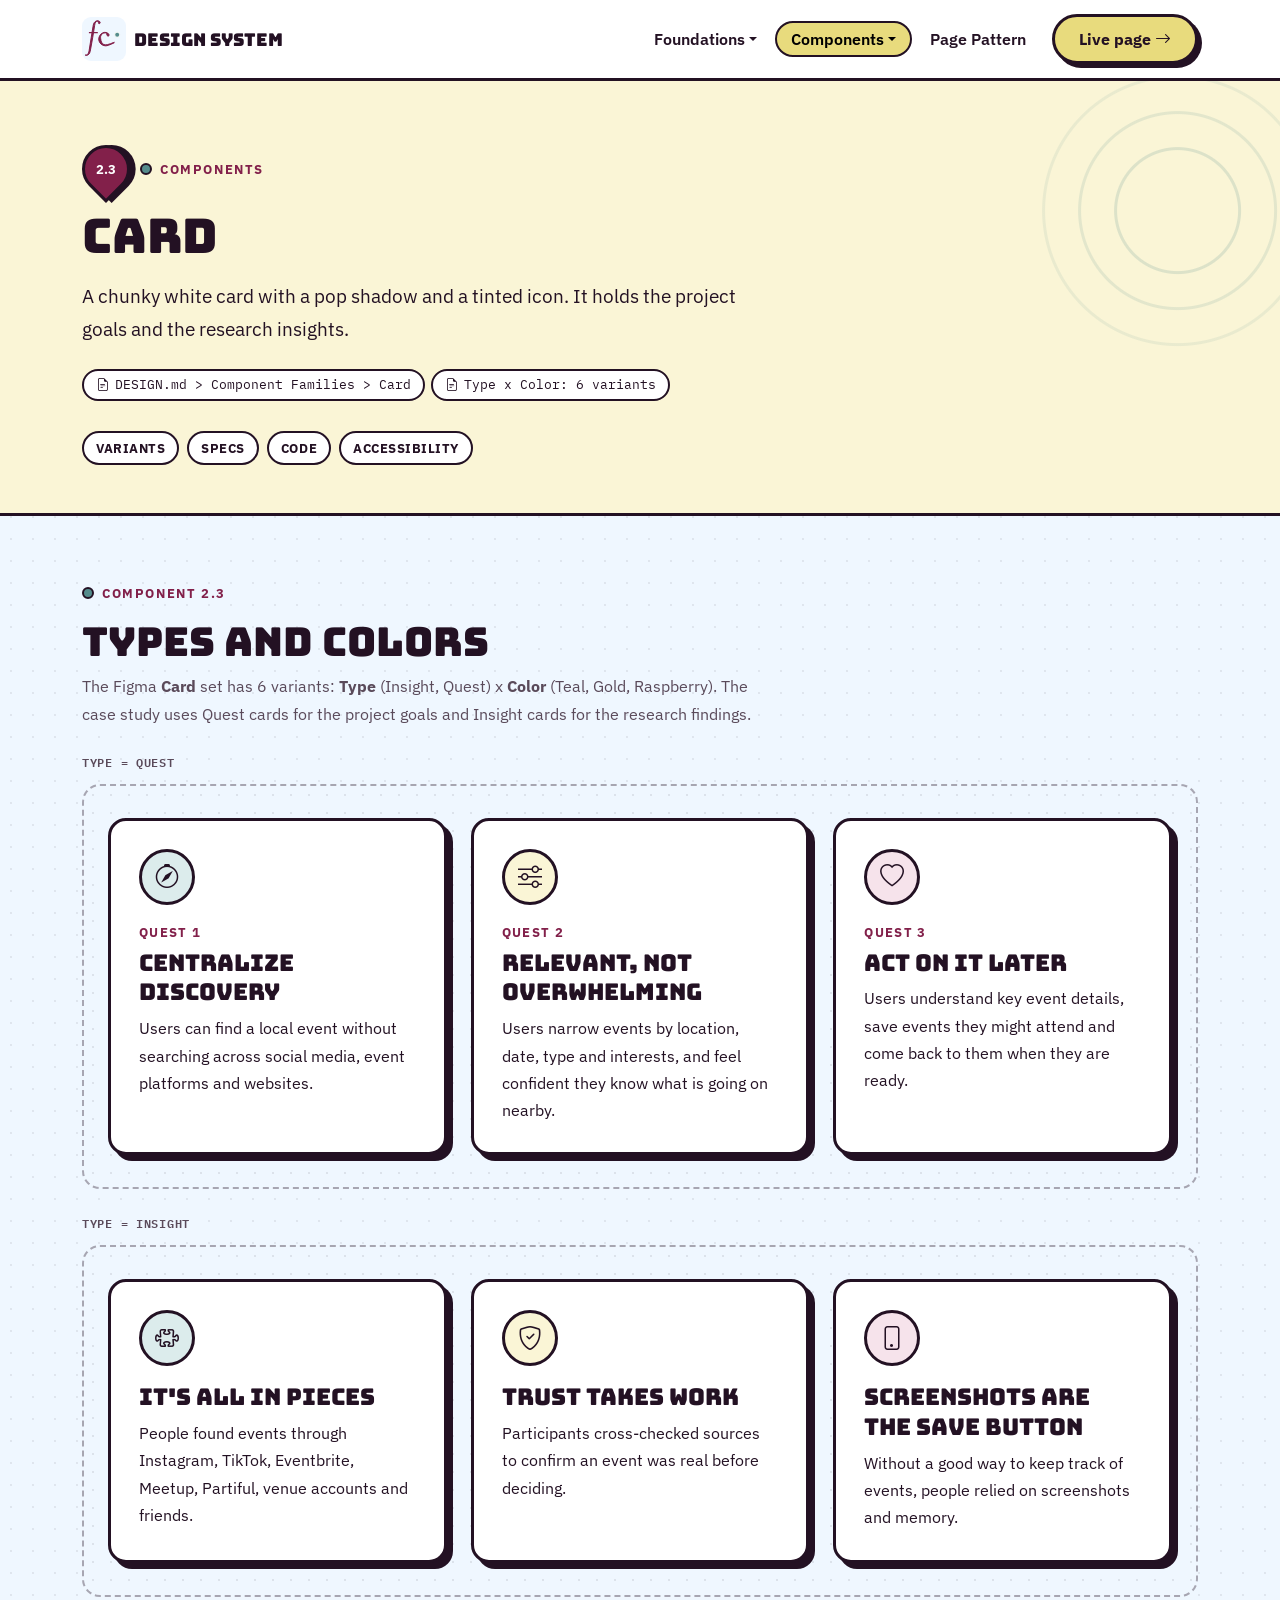
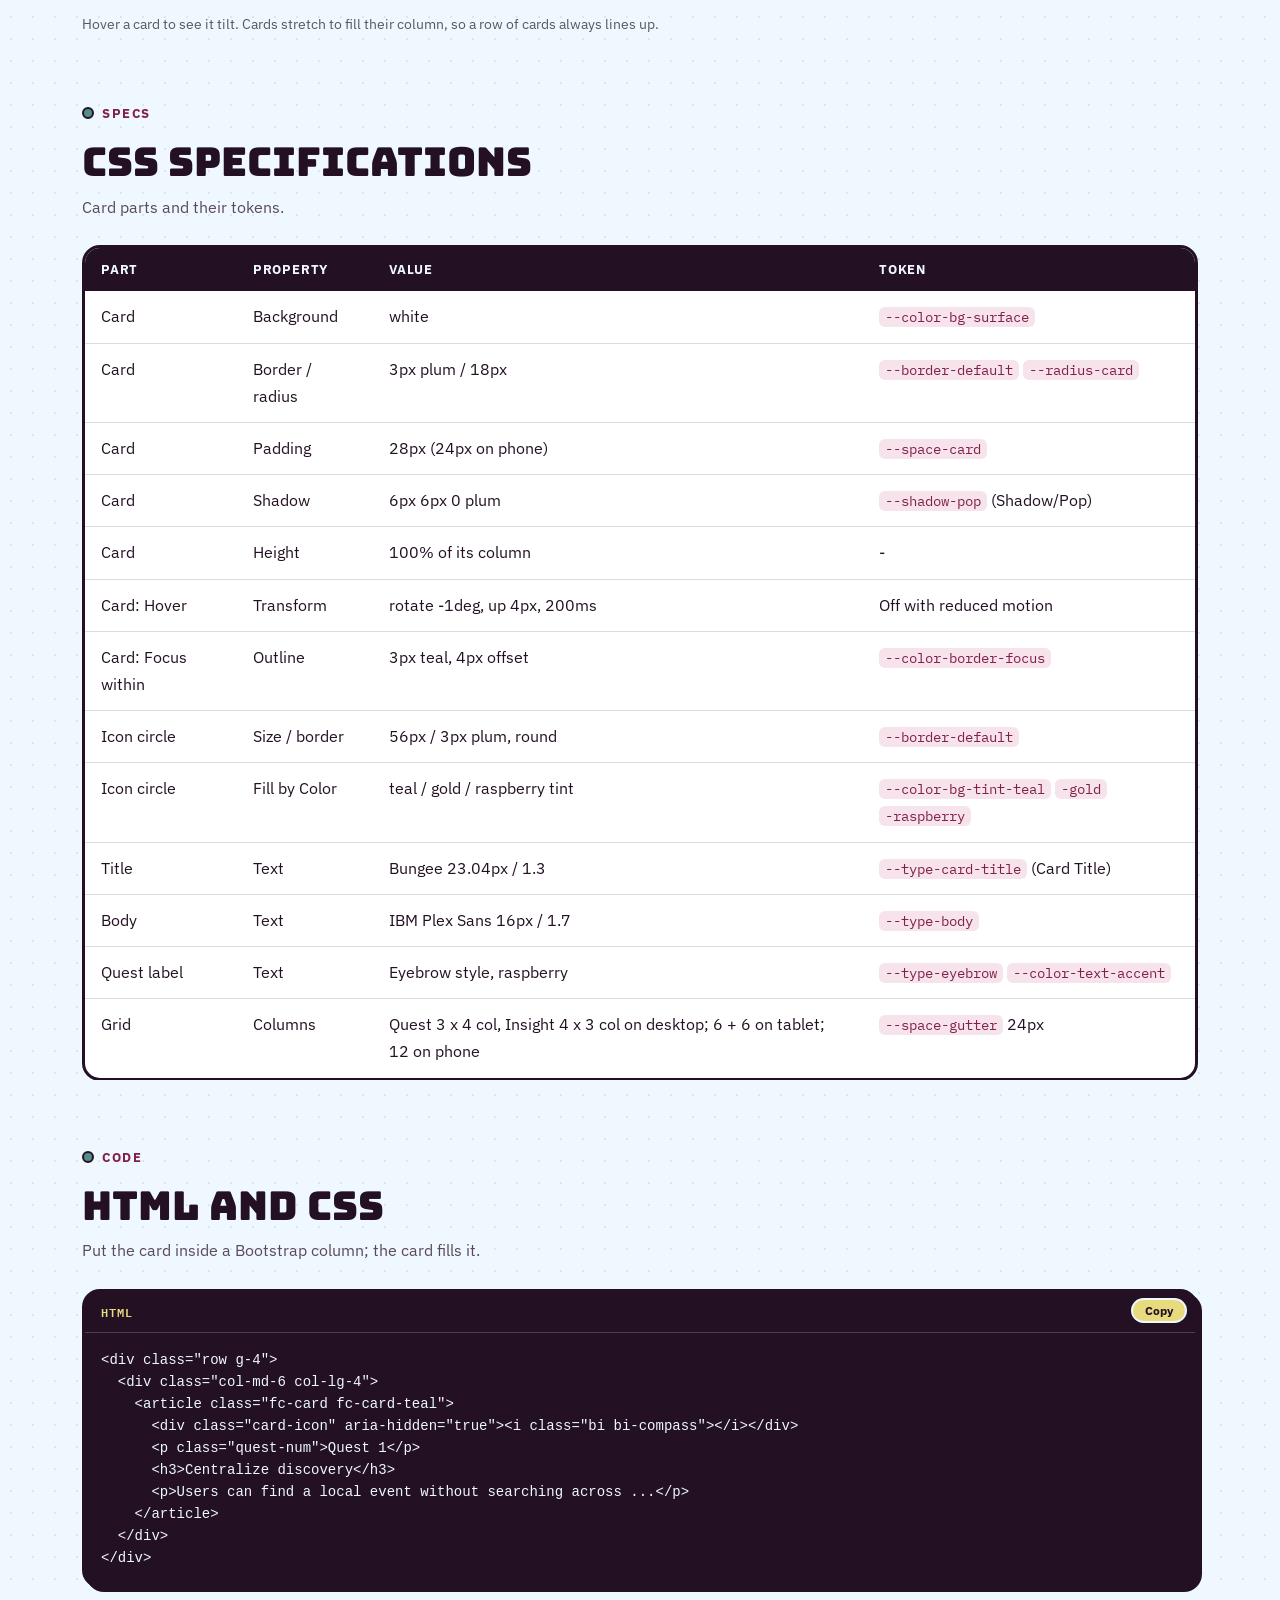
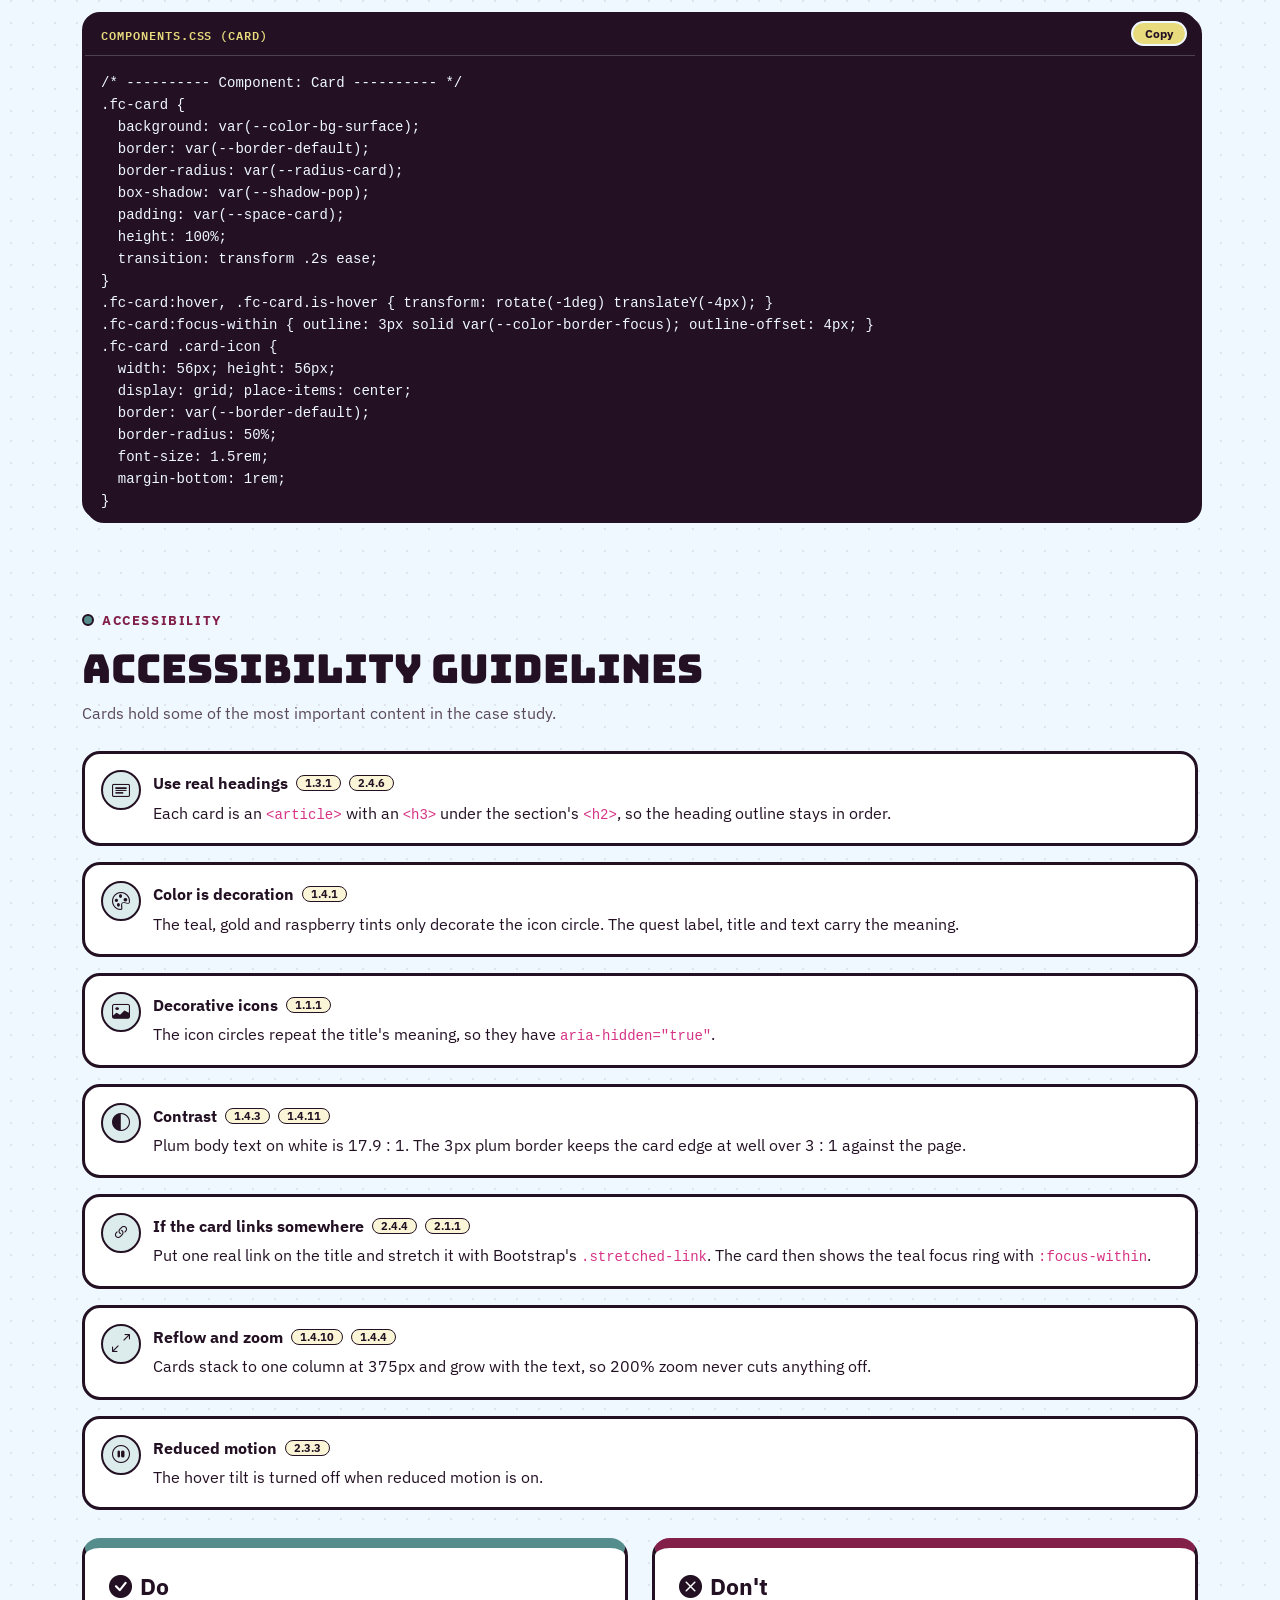
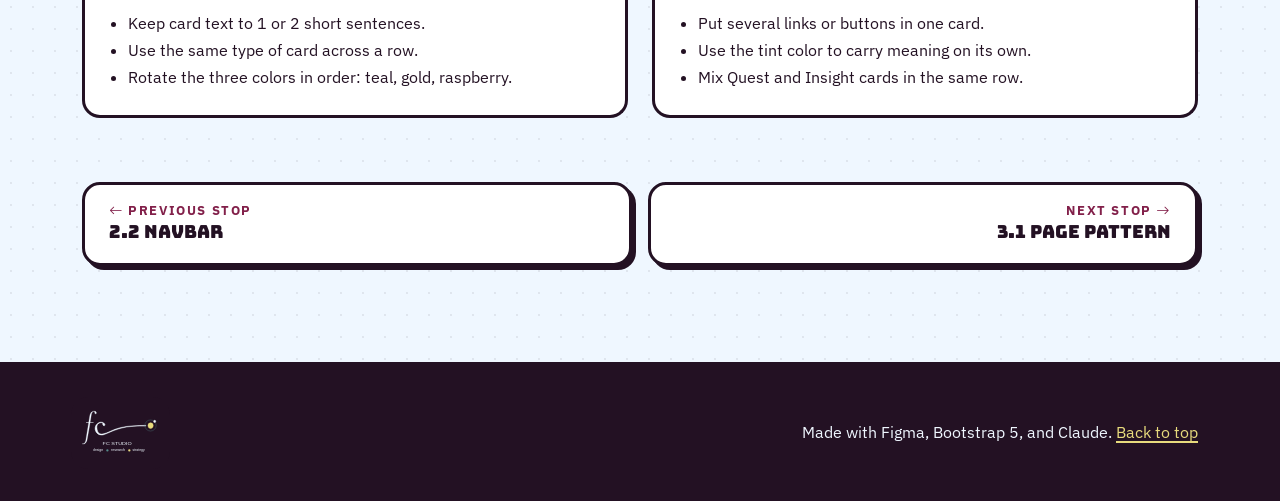
<file: components/card.html>
<!doctype html>
<html lang="en">
<head>
  <meta charset="utf-8">
  <meta name="viewport" content="width=device-width, initial-scale=1">
  <title>Card | Side Quest Simple Design System</title>
  <meta name="description" content="Card component: variants, CSS specifications and accessibility guidelines.">
  <link rel="icon" type="image/svg+xml" href="../assets/favicon.svg">
  <meta name="theme-color" content="#FAF5D6">
  <link rel="preconnect" href="https://fonts.googleapis.com">
  <link rel="preconnect" href="https://fonts.gstatic.com" crossorigin>
  <link href="https://fonts.googleapis.com/css2?family=Bungee&family=IBM+Plex+Mono:wght@400;600&family=IBM+Plex+Sans:ital,wght@0,400;0,500;0,600;0,700;1,400;1,500&display=swap" rel="stylesheet">
  <link href="https://cdn.jsdelivr.net/npm/bootstrap@5.3.3/dist/css/bootstrap.min.css" rel="stylesheet">
  <link href="https://cdn.jsdelivr.net/npm/bootstrap-icons@1.11.3/font/bootstrap-icons.min.css" rel="stylesheet">
  <link href="../css/tokens.css" rel="stylesheet">
  <link href="../css/components.css" rel="stylesheet">
  <link href="../css/site.css" rel="stylesheet">
</head>
<body id="top">
<a class="skip-link" href="#main">Skip to content</a>
<nav class="navbar navbar-expand-lg fc-navbar sticky-top" aria-label="Design system">
  <div class="container">
    <a class="navbar-brand d-flex align-items-center gap-2" href="../index.html">
      <img src="../assets/favicon.svg" alt="" width="44" height="44">
      <span>Design System</span>
    </a>
    <button class="navbar-toggler" type="button" data-bs-toggle="collapse" data-bs-target="#sdsNav" aria-controls="sdsNav" aria-expanded="false" aria-label="Toggle navigation">
      <span class="navbar-toggler-icon"></span>
    </button>
    <div class="collapse navbar-collapse" id="sdsNav">
      <ul class="navbar-nav ms-auto align-items-lg-center gap-lg-1 mt-3 mt-lg-0">
        <li class="nav-item dropdown"><a class="nav-link dropdown-toggle" href="#" id="dd-found" role="button" data-bs-toggle="dropdown" aria-expanded="false">Foundations</a><ul class="dropdown-menu fc-dropdown" aria-labelledby="dd-found"><li><a class="dropdown-item" href="../foundations/color.html">1.1 Color</a></li><li><a class="dropdown-item" href="../foundations/typography.html">1.2 Typography</a></li><li><a class="dropdown-item" href="../foundations/logo.html">1.3 Logo</a></li></ul></li>
        <li class="nav-item dropdown"><a class="nav-link dropdown-toggle active" href="#" id="dd-comp" role="button" data-bs-toggle="dropdown" aria-expanded="false">Components</a><ul class="dropdown-menu fc-dropdown" aria-labelledby="dd-comp"><li><a class="dropdown-item" href="../components/button.html">2.1 Button</a></li><li><a class="dropdown-item" href="../components/navbar.html">2.2 Navbar</a></li><li><a class="dropdown-item active" href="../components/card.html" aria-current="page">2.3 Card</a></li></ul></li>
        <li class="nav-item"><a class="nav-link" href="../patterns/index.html">Page Pattern</a></li>
        <li class="nav-item ms-lg-2 mt-2 mt-lg-0"><a class="btn btn-fc btn-fc-accent" href="../patterns/case-study.html">Live page <i class="bi bi-arrow-right" aria-hidden="true"></i></a></li>
      </ul>
    </div>
  </div>
</nav>

<main id="main">
  <header class="page-head">
    <div class="container">
      <div class="stop-pin"><span class="pin" aria-hidden="true"><span>2.3</span></span><span class="eyebrow">Components</span></div>
      <h1>Card</h1>
      <p class="lead">A chunky white card with a pop shadow and a tinted icon. It holds the project goals and the research insights.</p>
      <div><span class="source-chip"><i class="bi bi-file-earmark-text" aria-hidden="true"></i>DESIGN.md &gt; Component Families &gt; Card</span><span class="source-chip"><i class="bi bi-file-earmark-text" aria-hidden="true"></i>Type x Color: 6 variants</span></div>
      <nav class="toc" aria-label="On this page"><a href="#card-overview">Variants</a><a href="#card-specs">Specs</a><a href="#card-code">Code</a><a href="#card-a11y">Accessibility</a></nav>
    </div>
  </header>
  <section class="doc-section" id="card-overview" aria-labelledby="card-overview-h">
    <div class="container">
      <p class="eyebrow">Component 2.3</p>
      <h2 id="card-overview-h">Types and colors</h2>
      <p class="section-intro">The Figma <strong>Card</strong> set has 6 variants: <strong>Type</strong> (Insight, Quest) x <strong>Color</strong> (Teal, Gold, Raspberry). The case study uses Quest cards for the project goals and Insight cards for the research findings.</p>
<span class="demo-label">Type = Quest</span>
<div class="demo-stage mb-4"><div class="row g-4">
  <div class="col-md-6 col-lg-4"><article class="fc-card fc-card-teal"><div class="card-icon" aria-hidden="true"><i class="bi bi-compass"></i></div>
      <p class="quest-num">Quest 1</p><h3>Centralize discovery</h3><p>Users can find a local event without searching across social media, event platforms and websites.</p></article></div>
  <div class="col-md-6 col-lg-4"><article class="fc-card fc-card-gold"><div class="card-icon" aria-hidden="true"><i class="bi bi-sliders"></i></div>
      <p class="quest-num">Quest 2</p><h3>Relevant, not overwhelming</h3><p>Users narrow events by location, date, type and interests, and feel confident they know what is going on nearby.</p></article></div>
  <div class="col-md-12 col-lg-4"><article class="fc-card fc-card-rasp"><div class="card-icon" aria-hidden="true"><i class="bi bi-heart"></i></div>
      <p class="quest-num">Quest 3</p><h3>Act on it later</h3><p>Users understand key event details, save events they might attend and come back to them when they are ready.</p></article></div>
</div></div>
<span class="demo-label">Type = Insight</span>
<div class="demo-stage"><div class="row g-4">
  <div class="col-md-4"><article class="fc-card fc-card-teal"><div class="card-icon" aria-hidden="true"><i class="bi bi-puzzle"></i></div><h3>It's all in pieces</h3><p>People found events through Instagram, TikTok, Eventbrite, Meetup, Partiful, venue accounts and friends.</p></article></div>
  <div class="col-md-4"><article class="fc-card fc-card-gold"><div class="card-icon" aria-hidden="true"><i class="bi bi-shield-check"></i></div><h3>Trust takes work</h3><p>Participants cross-checked sources to confirm an event was real before deciding.</p></article></div>
  <div class="col-md-4"><article class="fc-card fc-card-rasp"><div class="card-icon" aria-hidden="true"><i class="bi bi-phone"></i></div><h3>Screenshots are the save button</h3><p>Without a good way to keep track of events, people relied on screenshots and memory.</p></article></div>
</div></div>
<p class="small text-body-secondary mt-3 mb-0">Hover a card to see it tilt. Cards stretch to fill their column, so a row of cards always lines up.</p>
    </div>
  </section>
  <section class="doc-section" id="card-specs" aria-labelledby="card-specs-h">
    <div class="container">
      <p class="eyebrow">Specs</p>
      <h2 id="card-specs-h">CSS specifications</h2>
      <p class="section-intro">Card parts and their tokens.</p>
<div class="table-responsive"><table class="spec-table"><caption class="visually-hidden">Card specs</caption><thead><tr><th scope="col">Part</th><th scope="col">Property</th><th scope="col">Value</th><th scope="col">Token</th></tr></thead><tbody><tr><td>Card</td><td>Background</td><td>white</td><td><code>--color-bg-surface</code></td></tr><tr><td>Card</td><td>Border / radius</td><td>3px plum / 18px</td><td><code>--border-default</code> <code>--radius-card</code></td></tr><tr><td>Card</td><td>Padding</td><td>28px (24px on phone)</td><td><code>--space-card</code></td></tr><tr><td>Card</td><td>Shadow</td><td>6px 6px 0 plum</td><td><code>--shadow-pop</code> (Shadow/Pop)</td></tr><tr><td>Card</td><td>Height</td><td>100% of its column</td><td>-</td></tr><tr><td>Card: Hover</td><td>Transform</td><td>rotate -1deg, up 4px, 200ms</td><td>Off with reduced motion</td></tr><tr><td>Card: Focus within</td><td>Outline</td><td>3px teal, 4px offset</td><td><code>--color-border-focus</code></td></tr><tr><td>Icon circle</td><td>Size / border</td><td>56px / 3px plum, round</td><td><code>--border-default</code></td></tr><tr><td>Icon circle</td><td>Fill by Color</td><td>teal / gold / raspberry tint</td><td><code>--color-bg-tint-teal</code> <code>-gold</code> <code>-raspberry</code></td></tr><tr><td>Title</td><td>Text</td><td>Bungee 23.04px / 1.3</td><td><code>--type-card-title</code> (Card Title)</td></tr><tr><td>Body</td><td>Text</td><td>IBM Plex Sans 16px / 1.7</td><td><code>--type-body</code></td></tr><tr><td>Quest label</td><td>Text</td><td>Eyebrow style, raspberry</td><td><code>--type-eyebrow</code> <code>--color-text-accent</code></td></tr><tr><td>Grid</td><td>Columns</td><td>Quest 3 x 4 col, Insight 4 x 3 col on desktop; 6 + 6 on tablet; 12 on phone</td><td><code>--space-gutter</code> 24px</td></tr></tbody></table></div>
    </div>
  </section>
  <section class="doc-section" id="card-code" aria-labelledby="card-code-h">
    <div class="container">
      <p class="eyebrow">Code</p>
      <h2 id="card-code-h">HTML and CSS</h2>
      <p class="section-intro">Put the card inside a Bootstrap column; the card fills it.</p>
<div class="code-block"><span class="code-title">HTML</span><button class="copy-btn" type="button">Copy</button><pre tabindex="0" aria-label="HTML code"><code>&lt;div class="row g-4"&gt;
  &lt;div class="col-md-6 col-lg-4"&gt;
    &lt;article class="fc-card fc-card-teal"&gt;
      &lt;div class="card-icon" aria-hidden="true"&gt;&lt;i class="bi bi-compass"&gt;&lt;/i&gt;&lt;/div&gt;
      &lt;p class="quest-num"&gt;Quest 1&lt;/p&gt;
      &lt;h3&gt;Centralize discovery&lt;/h3&gt;
      &lt;p&gt;Users can find a local event without searching across ...&lt;/p&gt;
    &lt;/article&gt;
  &lt;/div&gt;
&lt;/div&gt;</code></pre></div><div class="code-block"><span class="code-title">components.css (Card)</span><button class="copy-btn" type="button">Copy</button><pre tabindex="0" aria-label="components.css (Card) code"><code>/* ---------- Component: Card ---------- */
.fc-card {
  background: var(--color-bg-surface);
  border: var(--border-default);
  border-radius: var(--radius-card);
  box-shadow: var(--shadow-pop);
  padding: var(--space-card);
  height: 100%;
  transition: transform .2s ease;
}
.fc-card:hover, .fc-card.is-hover { transform: rotate(-1deg) translateY(-4px); }
.fc-card:focus-within { outline: 3px solid var(--color-border-focus); outline-offset: 4px; }
.fc-card .card-icon {
  width: 56px; height: 56px;
  display: grid; place-items: center;
  border: var(--border-default);
  border-radius: 50%;
  font-size: 1.5rem;
  margin-bottom: 1rem;
}
.fc-card h3 { font: var(--type-card-title); }
.fc-card p:last-child { margin-bottom: 0; }
.fc-card-teal .card-icon { background: var(--color-teal-100); }
.fc-card-rasp .card-icon { background: var(--color-raspberry-100); }
.fc-card-gold .card-icon { background: var(--color-gold-100); }

/* Quest label on goal cards and the challenge label */
.quest-num {
  font-size: var(--fs-small); font-weight: 700; letter-spacing: .1em;
  text-transform: uppercase; color: var(--color-action-primary); margin-bottom: .25rem;
}
.hmw-label {
  font-family: var(--font-body) !important;
  font-size: var(--fs-small) !important; font-weight: 700;
  letter-spacing: .12em; text-transform: uppercase;
  margin-bottom: .5rem !important;
}</code></pre></div>
    </div>
  </section>
  <section class="doc-section" id="card-a11y" aria-labelledby="card-a11y-h">
    <div class="container">
      <p class="eyebrow">Accessibility</p>
      <h2 id="card-a11y-h">Accessibility guidelines</h2>
      <p class="section-intro">Cards hold some of the most important content in the case study.</p>
<ul class="a11y-list"><li><i class="bi bi-card-heading" aria-hidden="true"></i><div><strong>Use real headings<span class=wcag>1.3.1</span><span class=wcag>2.4.6</span></strong>Each card is an <code>&lt;article&gt;</code> with an <code>&lt;h3&gt;</code> under the section's <code>&lt;h2&gt;</code>, so the heading outline stays in order.</div></li><li><i class="bi bi-palette" aria-hidden="true"></i><div><strong>Color is decoration<span class=wcag>1.4.1</span></strong>The teal, gold and raspberry tints only decorate the icon circle. The quest label, title and text carry the meaning.</div></li><li><i class="bi bi-image" aria-hidden="true"></i><div><strong>Decorative icons<span class=wcag>1.1.1</span></strong>The icon circles repeat the title's meaning, so they have <code>aria-hidden="true"</code>.</div></li><li><i class="bi bi-circle-half" aria-hidden="true"></i><div><strong>Contrast<span class=wcag>1.4.3</span><span class=wcag>1.4.11</span></strong>Plum body text on white is 17.9 : 1. The 3px plum border keeps the card edge at well over 3 : 1 against the page.</div></li><li><i class="bi bi-link-45deg" aria-hidden="true"></i><div><strong>If the card links somewhere<span class=wcag>2.4.4</span><span class=wcag>2.1.1</span></strong>Put one real link on the title and stretch it with Bootstrap's <code>.stretched-link</code>. The card then shows the teal focus ring with <code>:focus-within</code>.</div></li><li><i class="bi bi-arrows-angle-expand" aria-hidden="true"></i><div><strong>Reflow and zoom<span class=wcag>1.4.10</span><span class=wcag>1.4.4</span></strong>Cards stack to one column at 375px and grow with the text, so 200% zoom never cuts anything off.</div></li><li><i class="bi bi-pause-circle" aria-hidden="true"></i><div><strong>Reduced motion<span class=wcag>2.3.3</span></strong>The hover tilt is turned off when reduced motion is on.</div></li></ul><div class="row g-4 mt-1"><div class="col-md-6"><div class="dodont do"><h3><i class="bi bi-check-circle-fill" aria-hidden="true"></i> Do</h3><ul><li>Keep card text to 1 or 2 short sentences.</li><li>Use the same type of card across a row.</li><li>Rotate the three colors in order: teal, gold, raspberry.</li></ul></div></div><div class="col-md-6"><div class="dodont dont"><h3><i class="bi bi-x-circle-fill" aria-hidden="true"></i> Don't</h3><ul><li>Put several links or buttons in one card.</li><li>Use the tint color to carry meaning on its own.</li><li>Mix Quest and Insight cards in the same row.</li></ul></div></div></div>
    </div>
  </section>

<div class="container"><nav class="pager" aria-label="Previous and next stops"><a class="prev" href="../components/navbar.html"><span class="dir"><i class="bi bi-arrow-left" aria-hidden="true"></i> Previous stop</span><span class="ttl">2.2 Navbar</span></a><a class="next" href="../patterns/index.html"><span class="dir">Next stop <i class="bi bi-arrow-right" aria-hidden="true"></i></span><span class="ttl">3.1 Page Pattern</span></a></nav></div>
</main>
<footer class="site-footer">
  <div class="container d-flex flex-column flex-lg-row justify-content-between align-items-lg-center gap-3">
    <img src="../assets/fc-studio-logo-reverse.svg" alt="FC Studio - design, research, strategy">
    <p class="mb-0">Made with Figma, Bootstrap 5, and Claude. <a href="#top">Back to top</a></p>
  </div>
</footer>
<div id="copy-status" class="visually-hidden" aria-live="polite"></div>
<script src="https://cdn.jsdelivr.net/npm/bootstrap@5.3.3/dist/js/bootstrap.bundle.min.js"></script>
<script>
  const live = document.getElementById('copy-status');
  const say = m => { if (live) { live.textContent = ''; setTimeout(() => live.textContent = m, 30); } };
  document.querySelectorAll('.copy-btn').forEach(btn => btn.addEventListener('click', async () => {
    const txt = btn.parentElement.querySelector('code').innerText;
    try { await navigator.clipboard.writeText(txt); btn.textContent = 'Copied!'; say('Code copied to clipboard'); }
    catch { btn.textContent = 'Select and copy'; }
    setTimeout(() => btn.textContent = 'Copy', 1600);
  }));
  document.querySelectorAll('[data-copy]').forEach(btn => btn.addEventListener('click', async () => {
    try { await navigator.clipboard.writeText(btn.dataset.copy); say(btn.dataset.copy + ' copied'); btn.classList.add('copied'); setTimeout(() => btn.classList.remove('copied'), 1200); } catch {}
  }));
</script>

</body>
</html>
</file>
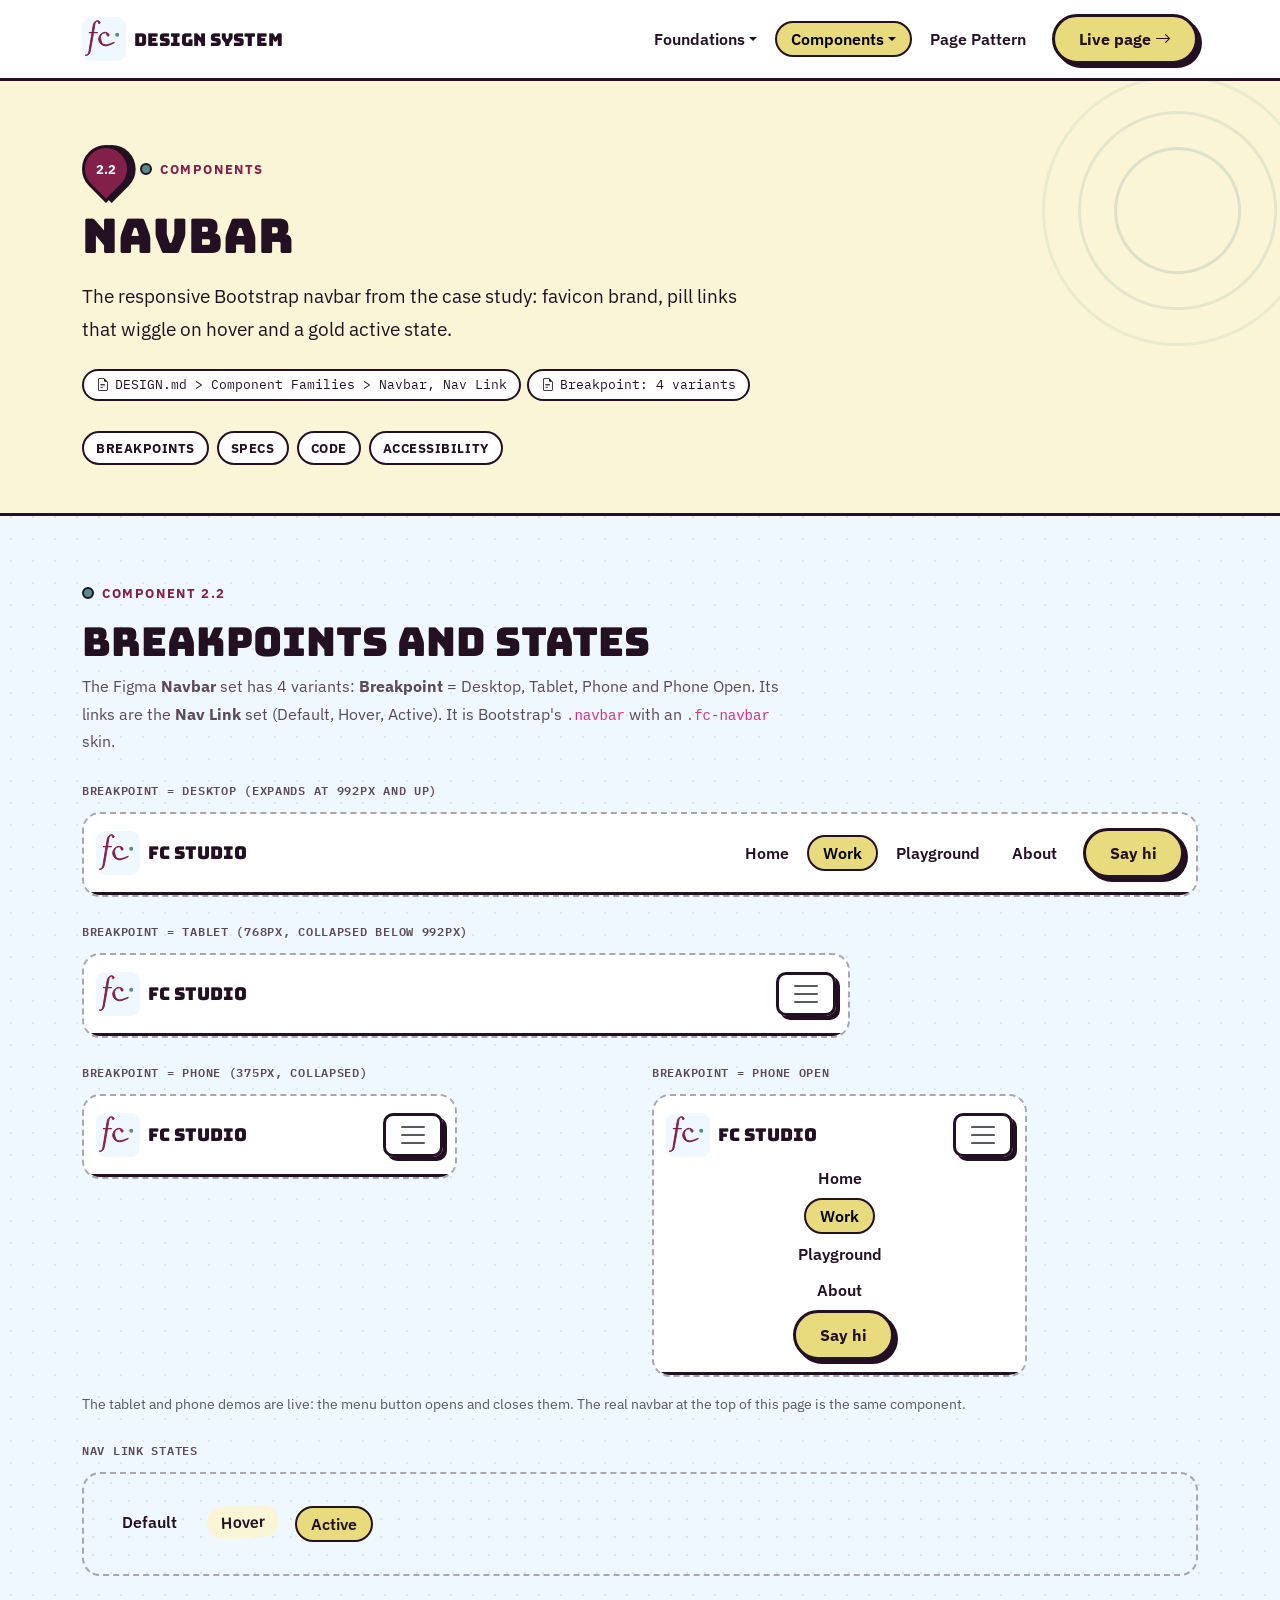
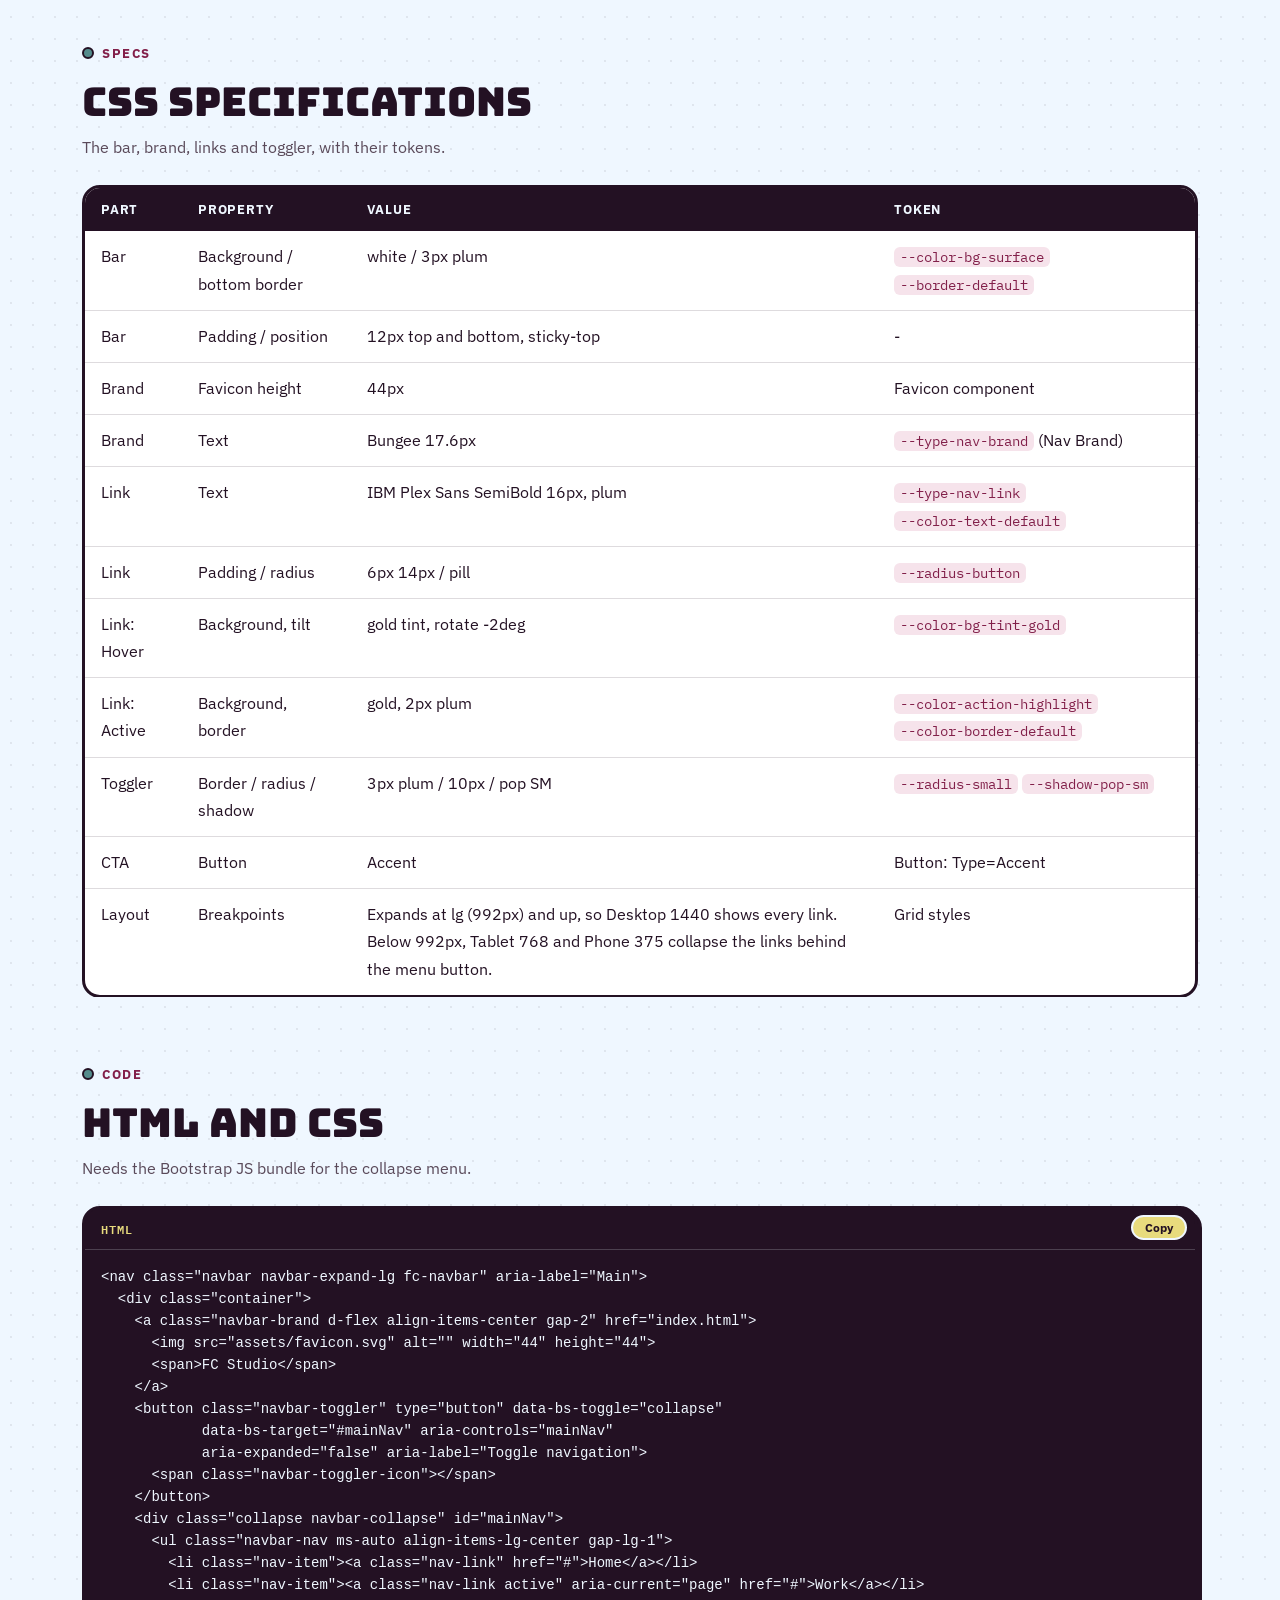
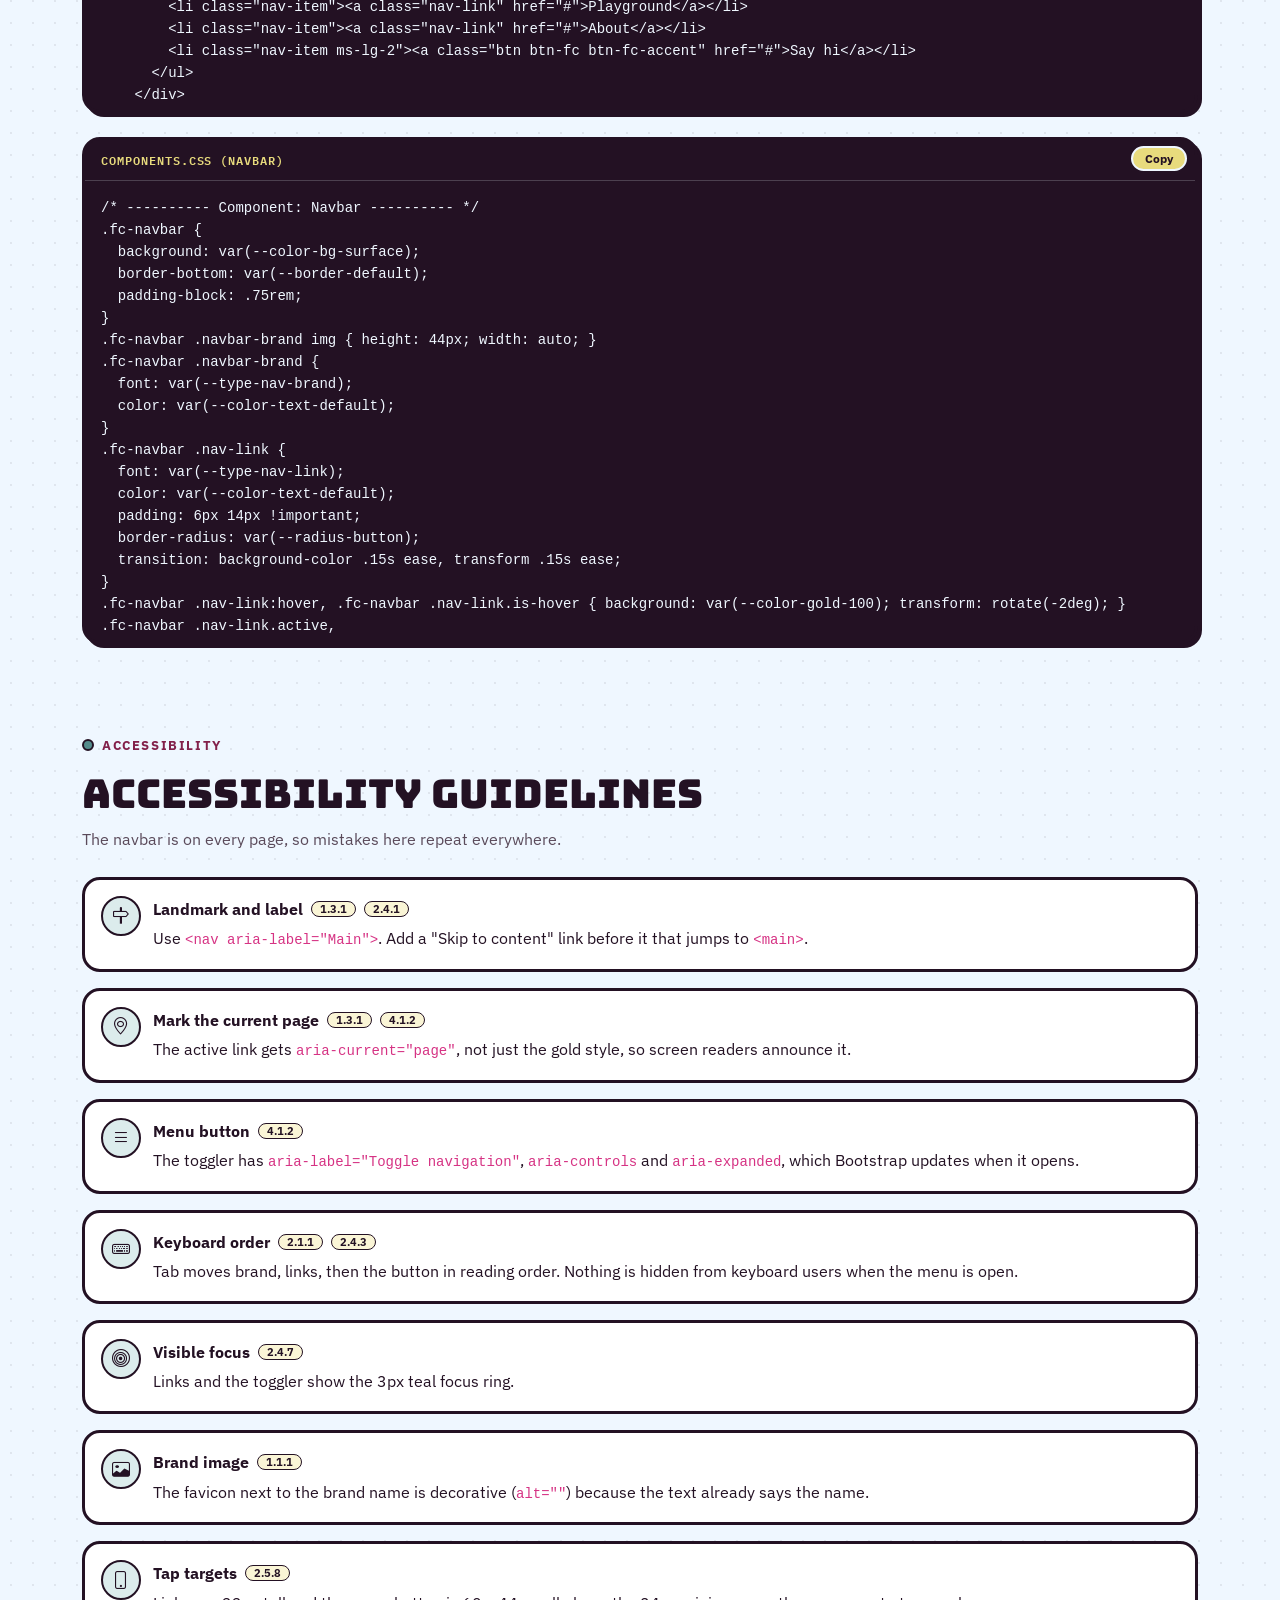
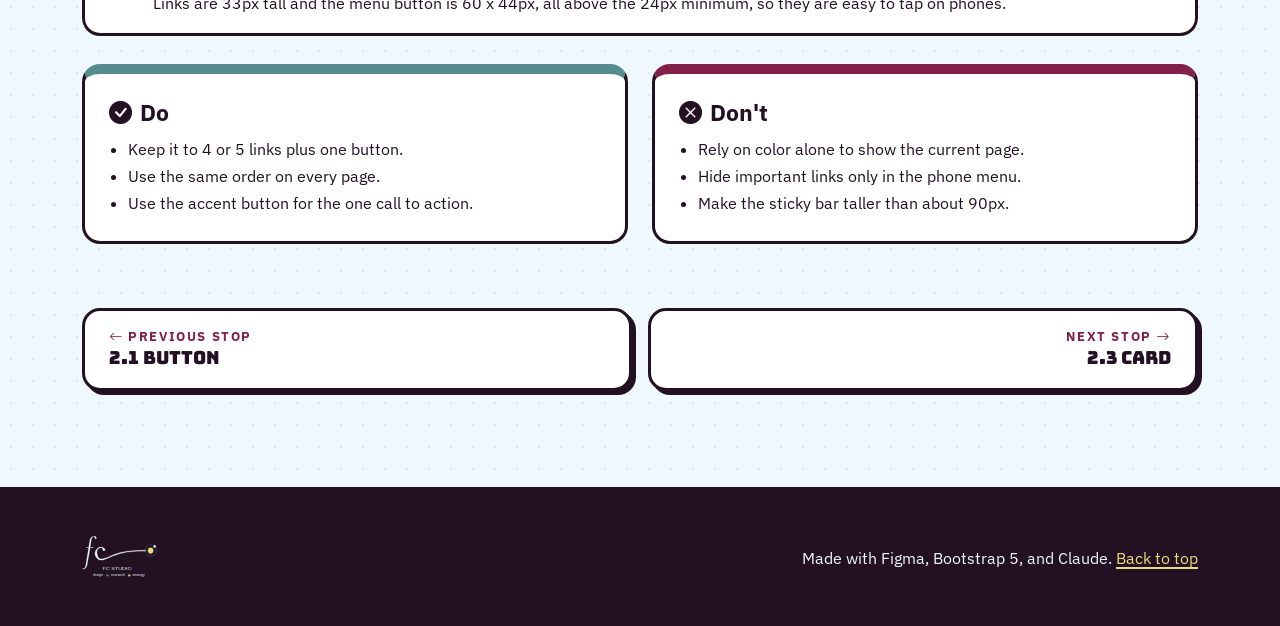
<file: components/navbar.html>
<!doctype html>
<html lang="en">
<head>
  <meta charset="utf-8">
  <meta name="viewport" content="width=device-width, initial-scale=1">
  <title>Navbar | Side Quest Simple Design System</title>
  <meta name="description" content="Navbar component: breakpoints, CSS specifications and accessibility guidelines.">
  <link rel="icon" type="image/svg+xml" href="../assets/favicon.svg">
  <meta name="theme-color" content="#FAF5D6">
  <link rel="preconnect" href="https://fonts.googleapis.com">
  <link rel="preconnect" href="https://fonts.gstatic.com" crossorigin>
  <link href="https://fonts.googleapis.com/css2?family=Bungee&family=IBM+Plex+Mono:wght@400;600&family=IBM+Plex+Sans:ital,wght@0,400;0,500;0,600;0,700;1,400;1,500&display=swap" rel="stylesheet">
  <link href="https://cdn.jsdelivr.net/npm/bootstrap@5.3.3/dist/css/bootstrap.min.css" rel="stylesheet">
  <link href="https://cdn.jsdelivr.net/npm/bootstrap-icons@1.11.3/font/bootstrap-icons.min.css" rel="stylesheet">
  <link href="../css/tokens.css" rel="stylesheet">
  <link href="../css/components.css" rel="stylesheet">
  <link href="../css/site.css" rel="stylesheet">
</head>
<body id="top">
<a class="skip-link" href="#main">Skip to content</a>
<nav class="navbar navbar-expand-lg fc-navbar sticky-top" aria-label="Design system">
  <div class="container">
    <a class="navbar-brand d-flex align-items-center gap-2" href="../index.html">
      <img src="../assets/favicon.svg" alt="" width="44" height="44">
      <span>Design System</span>
    </a>
    <button class="navbar-toggler" type="button" data-bs-toggle="collapse" data-bs-target="#sdsNav" aria-controls="sdsNav" aria-expanded="false" aria-label="Toggle navigation">
      <span class="navbar-toggler-icon"></span>
    </button>
    <div class="collapse navbar-collapse" id="sdsNav">
      <ul class="navbar-nav ms-auto align-items-lg-center gap-lg-1 mt-3 mt-lg-0">
        <li class="nav-item dropdown"><a class="nav-link dropdown-toggle" href="#" id="dd-found" role="button" data-bs-toggle="dropdown" aria-expanded="false">Foundations</a><ul class="dropdown-menu fc-dropdown" aria-labelledby="dd-found"><li><a class="dropdown-item" href="../foundations/color.html">1.1 Color</a></li><li><a class="dropdown-item" href="../foundations/typography.html">1.2 Typography</a></li><li><a class="dropdown-item" href="../foundations/logo.html">1.3 Logo</a></li></ul></li>
        <li class="nav-item dropdown"><a class="nav-link dropdown-toggle active" href="#" id="dd-comp" role="button" data-bs-toggle="dropdown" aria-expanded="false">Components</a><ul class="dropdown-menu fc-dropdown" aria-labelledby="dd-comp"><li><a class="dropdown-item" href="../components/button.html">2.1 Button</a></li><li><a class="dropdown-item active" href="../components/navbar.html" aria-current="page">2.2 Navbar</a></li><li><a class="dropdown-item" href="../components/card.html">2.3 Card</a></li></ul></li>
        <li class="nav-item"><a class="nav-link" href="../patterns/index.html">Page Pattern</a></li>
        <li class="nav-item ms-lg-2 mt-2 mt-lg-0"><a class="btn btn-fc btn-fc-accent" href="../patterns/case-study.html">Live page <i class="bi bi-arrow-right" aria-hidden="true"></i></a></li>
      </ul>
    </div>
  </div>
</nav>

<main id="main">
  <header class="page-head">
    <div class="container">
      <div class="stop-pin"><span class="pin" aria-hidden="true"><span>2.2</span></span><span class="eyebrow">Components</span></div>
      <h1>Navbar</h1>
      <p class="lead">The responsive Bootstrap navbar from the case study: favicon brand, pill links that wiggle on hover and a gold active state.</p>
      <div><span class="source-chip"><i class="bi bi-file-earmark-text" aria-hidden="true"></i>DESIGN.md &gt; Component Families &gt; Navbar, Nav Link</span><span class="source-chip"><i class="bi bi-file-earmark-text" aria-hidden="true"></i>Breakpoint: 4 variants</span></div>
      <nav class="toc" aria-label="On this page"><a href="#nav-overview">Breakpoints</a><a href="#nav-specs">Specs</a><a href="#nav-code">Code</a><a href="#nav-a11y">Accessibility</a></nav>
    </div>
  </header>
  <section class="doc-section" id="nav-overview" aria-labelledby="nav-overview-h">
    <div class="container">
      <p class="eyebrow">Component 2.2</p>
      <h2 id="nav-overview-h">Breakpoints and states</h2>
      <p class="section-intro">The Figma <strong>Navbar</strong> set has 4 variants: <strong>Breakpoint</strong> = Desktop, Tablet, Phone and Phone Open. Its links are the <strong>Nav Link</strong> set (Default, Hover, Active). It is Bootstrap's <code>.navbar</code> with an <code>.fc-navbar</code> skin.</p>
<span class="demo-label">Breakpoint = Desktop (expands at 992px and up)</span>
<div class="demo-stage p-0 overflow-hidden mb-4 scroll-x"><div style="min-width:640px"><nav class="navbar navbar-expand fc-navbar" aria-label="Navbar demo, desktop">
  <div class="container">
    <a class="navbar-brand d-flex align-items-center gap-2" href="#nav-overview">
      <img src="../assets/favicon.svg" alt="" width="44" height="44">
      <span>FC Studio</span>
    </a>
    <button class="navbar-toggler" type="button" data-bs-toggle="collapse"
            data-bs-target="#navDemoDesk" aria-controls="navDemoDesk"
            aria-expanded="false" aria-label="Toggle navigation">
      <span class="navbar-toggler-icon"></span>
    </button>
    <div class="collapse navbar-collapse" id="navDemoDesk">
      <ul class="navbar-nav ms-auto align-items-lg-center gap-lg-1">
        <li class="nav-item"><a class="nav-link" href="#">Home</a></li>
        <li class="nav-item"><a class="nav-link active" aria-current="page" href="#">Work</a></li>
        <li class="nav-item"><a class="nav-link" href="#">Playground</a></li>
        <li class="nav-item"><a class="nav-link" href="#">About</a></li>
        <li class="nav-item ms-lg-2"><a class="btn btn-fc btn-fc-accent" href="#">Say hi</a></li>
      </ul>
    </div>
  </div>
</nav></div></div>
<span class="demo-label">Breakpoint = Tablet (768px, collapsed below 992px)</span>
<div class="demo-stage p-0 overflow-hidden mb-4" style="max-width:768px"><nav class="navbar  fc-navbar" aria-label="Navbar demo, tablet">
  <div class="container">
    <a class="navbar-brand d-flex align-items-center gap-2" href="#nav-overview">
      <img src="../assets/favicon.svg" alt="" width="44" height="44">
      <span>FC Studio</span>
    </a>
    <button class="navbar-toggler" type="button" data-bs-toggle="collapse"
            data-bs-target="#navDemoTablet" aria-controls="navDemoTablet"
            aria-expanded="false" aria-label="Toggle navigation">
      <span class="navbar-toggler-icon"></span>
    </button>
    <div class="collapse navbar-collapse" id="navDemoTablet">
      <ul class="navbar-nav ms-auto align-items-lg-center gap-lg-1">
        <li class="nav-item"><a class="nav-link" href="#">Home</a></li>
        <li class="nav-item"><a class="nav-link active" aria-current="page" href="#">Work</a></li>
        <li class="nav-item"><a class="nav-link" href="#">Playground</a></li>
        <li class="nav-item"><a class="nav-link" href="#">About</a></li>
        <li class="nav-item ms-lg-2"><a class="btn btn-fc btn-fc-accent" href="#">Say hi</a></li>
      </ul>
    </div>
  </div>
</nav></div>
<div class="row g-4">
  <div class="col-md-6"><span class="demo-label">Breakpoint = Phone (375px, collapsed)</span><div class="demo-stage p-0 overflow-hidden" style="max-width:375px"><nav class="navbar  fc-navbar" aria-label="Navbar demo, phone collapsed">
  <div class="container">
    <a class="navbar-brand d-flex align-items-center gap-2" href="#nav-overview">
      <img src="../assets/favicon.svg" alt="" width="44" height="44">
      <span>FC Studio</span>
    </a>
    <button class="navbar-toggler" type="button" data-bs-toggle="collapse"
            data-bs-target="#navDemoPhone" aria-controls="navDemoPhone"
            aria-expanded="false" aria-label="Toggle navigation">
      <span class="navbar-toggler-icon"></span>
    </button>
    <div class="collapse navbar-collapse" id="navDemoPhone">
      <ul class="navbar-nav ms-auto align-items-lg-center gap-lg-1">
        <li class="nav-item"><a class="nav-link" href="#">Home</a></li>
        <li class="nav-item"><a class="nav-link active" aria-current="page" href="#">Work</a></li>
        <li class="nav-item"><a class="nav-link" href="#">Playground</a></li>
        <li class="nav-item"><a class="nav-link" href="#">About</a></li>
        <li class="nav-item ms-lg-2"><a class="btn btn-fc btn-fc-accent" href="#">Say hi</a></li>
      </ul>
    </div>
  </div>
</nav></div></div>
  <div class="col-md-6"><span class="demo-label">Breakpoint = Phone Open</span><div class="demo-stage p-0 overflow-hidden" style="max-width:375px"><nav class="navbar  fc-navbar" aria-label="Navbar demo, phone open">
  <div class="container">
    <a class="navbar-brand d-flex align-items-center gap-2" href="#nav-overview">
      <img src="../assets/favicon.svg" alt="" width="44" height="44">
      <span>FC Studio</span>
    </a>
    <button class="navbar-toggler" type="button" data-bs-toggle="collapse"
            data-bs-target="#navDemoOpen" aria-controls="navDemoOpen"
            aria-expanded="true" aria-label="Toggle navigation">
      <span class="navbar-toggler-icon"></span>
    </button>
    <div class="collapse navbar-collapse show" id="navDemoOpen">
      <ul class="navbar-nav ms-auto align-items-lg-center gap-lg-1">
        <li class="nav-item"><a class="nav-link" href="#">Home</a></li>
        <li class="nav-item"><a class="nav-link active" aria-current="page" href="#">Work</a></li>
        <li class="nav-item"><a class="nav-link" href="#">Playground</a></li>
        <li class="nav-item"><a class="nav-link" href="#">About</a></li>
        <li class="nav-item ms-lg-2"><a class="btn btn-fc btn-fc-accent" href="#">Say hi</a></li>
      </ul>
    </div>
  </div>
</nav></div></div>
</div>
<p class="small text-body-secondary mt-3 mb-0">The tablet and phone demos are live: the menu button opens and closes them. The real navbar at the top of this page is the same component.</p>
<span class="demo-label mt-4">Nav Link states</span>
<div class="demo-stage"><nav class="fc-navbar border-0 bg-transparent p-0" aria-label="Nav link states"><ul class="navbar-nav flex-row flex-wrap gap-3">
  <li class="nav-item"><a class="nav-link" href="#nav-overview">Default</a></li>
  <li class="nav-item"><a class="nav-link is-hover" href="#nav-overview" tabindex="-1">Hover</a></li>
  <li class="nav-item"><a class="nav-link active" href="#nav-overview" tabindex="-1">Active</a></li>
</ul></nav></div>
    </div>
  </section>
  <section class="doc-section" id="nav-specs" aria-labelledby="nav-specs-h">
    <div class="container">
      <p class="eyebrow">Specs</p>
      <h2 id="nav-specs-h">CSS specifications</h2>
      <p class="section-intro">The bar, brand, links and toggler, with their tokens.</p>
<div class="table-responsive"><table class="spec-table"><caption class="visually-hidden">Navbar specs</caption><thead><tr><th scope="col">Part</th><th scope="col">Property</th><th scope="col">Value</th><th scope="col">Token</th></tr></thead><tbody><tr><td>Bar</td><td>Background / bottom border</td><td>white / 3px plum</td><td><code>--color-bg-surface</code> <code>--border-default</code></td></tr><tr><td>Bar</td><td>Padding / position</td><td>12px top and bottom, sticky-top</td><td>-</td></tr><tr><td>Brand</td><td>Favicon height</td><td>44px</td><td>Favicon component</td></tr><tr><td>Brand</td><td>Text</td><td>Bungee 17.6px</td><td><code>--type-nav-brand</code> (Nav Brand)</td></tr><tr><td>Link</td><td>Text</td><td>IBM Plex Sans SemiBold 16px, plum</td><td><code>--type-nav-link</code> <code>--color-text-default</code></td></tr><tr><td>Link</td><td>Padding / radius</td><td>6px 14px / pill</td><td><code>--radius-button</code></td></tr><tr><td>Link: Hover</td><td>Background, tilt</td><td>gold tint, rotate -2deg</td><td><code>--color-bg-tint-gold</code></td></tr><tr><td>Link: Active</td><td>Background, border</td><td>gold, 2px plum</td><td><code>--color-action-highlight</code> <code>--color-border-default</code></td></tr><tr><td>Toggler</td><td>Border / radius / shadow</td><td>3px plum / 10px / pop SM</td><td><code>--radius-small</code> <code>--shadow-pop-sm</code></td></tr><tr><td>CTA</td><td>Button</td><td>Accent</td><td>Button: Type=Accent</td></tr><tr><td>Layout</td><td>Breakpoints</td><td>Expands at lg (992px) and up, so Desktop 1440 shows every link. Below 992px, Tablet 768 and Phone 375 collapse the links behind the menu button.</td><td>Grid styles</td></tr></tbody></table></div>
    </div>
  </section>
  <section class="doc-section" id="nav-code" aria-labelledby="nav-code-h">
    <div class="container">
      <p class="eyebrow">Code</p>
      <h2 id="nav-code-h">HTML and CSS</h2>
      <p class="section-intro">Needs the Bootstrap JS bundle for the collapse menu.</p>
<div class="code-block"><span class="code-title">HTML</span><button class="copy-btn" type="button">Copy</button><pre tabindex="0" aria-label="HTML code"><code>&lt;nav class="navbar navbar-expand-lg fc-navbar" aria-label="Main"&gt;
  &lt;div class="container"&gt;
    &lt;a class="navbar-brand d-flex align-items-center gap-2" href="index.html"&gt;
      &lt;img src="assets/favicon.svg" alt="" width="44" height="44"&gt;
      &lt;span&gt;FC Studio&lt;/span&gt;
    &lt;/a&gt;
    &lt;button class="navbar-toggler" type="button" data-bs-toggle="collapse"
            data-bs-target="#mainNav" aria-controls="mainNav"
            aria-expanded="false" aria-label="Toggle navigation"&gt;
      &lt;span class="navbar-toggler-icon"&gt;&lt;/span&gt;
    &lt;/button&gt;
    &lt;div class="collapse navbar-collapse" id="mainNav"&gt;
      &lt;ul class="navbar-nav ms-auto align-items-lg-center gap-lg-1"&gt;
        &lt;li class="nav-item"&gt;&lt;a class="nav-link" href="#"&gt;Home&lt;/a&gt;&lt;/li&gt;
        &lt;li class="nav-item"&gt;&lt;a class="nav-link active" aria-current="page" href="#"&gt;Work&lt;/a&gt;&lt;/li&gt;
        &lt;li class="nav-item"&gt;&lt;a class="nav-link" href="#"&gt;Playground&lt;/a&gt;&lt;/li&gt;
        &lt;li class="nav-item"&gt;&lt;a class="nav-link" href="#"&gt;About&lt;/a&gt;&lt;/li&gt;
        &lt;li class="nav-item ms-lg-2"&gt;&lt;a class="btn btn-fc btn-fc-accent" href="#"&gt;Say hi&lt;/a&gt;&lt;/li&gt;
      &lt;/ul&gt;
    &lt;/div&gt;
  &lt;/div&gt;
&lt;/nav&gt;</code></pre></div><div class="code-block"><span class="code-title">components.css (Navbar)</span><button class="copy-btn" type="button">Copy</button><pre tabindex="0" aria-label="components.css (Navbar) code"><code>/* ---------- Component: Navbar ---------- */
.fc-navbar {
  background: var(--color-bg-surface);
  border-bottom: var(--border-default);
  padding-block: .75rem;
}
.fc-navbar .navbar-brand img { height: 44px; width: auto; }
.fc-navbar .navbar-brand {
  font: var(--type-nav-brand);
  color: var(--color-text-default);
}
.fc-navbar .nav-link {
  font: var(--type-nav-link);
  color: var(--color-text-default);
  padding: 6px 14px !important;
  border-radius: var(--radius-button);
  transition: background-color .15s ease, transform .15s ease;
}
.fc-navbar .nav-link:hover, .fc-navbar .nav-link.is-hover { background: var(--color-gold-100); transform: rotate(-2deg); }
.fc-navbar .nav-link.active,
.fc-navbar .nav-link[aria-current="page"] {
  background: var(--color-action-highlight);
  border: 2px solid var(--color-border-default);
}
.fc-navbar .navbar-toggler {
  border: var(--border-default);
  border-radius: var(--radius-small);
  box-shadow: var(--shadow-pop-sm);
}</code></pre></div>
    </div>
  </section>
  <section class="doc-section" id="nav-a11y" aria-labelledby="nav-a11y-h">
    <div class="container">
      <p class="eyebrow">Accessibility</p>
      <h2 id="nav-a11y-h">Accessibility guidelines</h2>
      <p class="section-intro">The navbar is on every page, so mistakes here repeat everywhere.</p>
<ul class="a11y-list"><li><i class="bi bi-signpost" aria-hidden="true"></i><div><strong>Landmark and label<span class=wcag>1.3.1</span><span class=wcag>2.4.1</span></strong>Use <code>&lt;nav aria-label="Main"&gt;</code>. Add a "Skip to content" link before it that jumps to <code>&lt;main&gt;</code>.</div></li><li><i class="bi bi-geo-alt" aria-hidden="true"></i><div><strong>Mark the current page<span class=wcag>1.3.1</span><span class=wcag>4.1.2</span></strong>The active link gets <code>aria-current="page"</code>, not just the gold style, so screen readers announce it.</div></li><li><i class="bi bi-list" aria-hidden="true"></i><div><strong>Menu button<span class=wcag>4.1.2</span></strong>The toggler has <code>aria-label="Toggle navigation"</code>, <code>aria-controls</code> and <code>aria-expanded</code>, which Bootstrap updates when it opens.</div></li><li><i class="bi bi-keyboard" aria-hidden="true"></i><div><strong>Keyboard order<span class=wcag>2.1.1</span><span class=wcag>2.4.3</span></strong>Tab moves brand, links, then the button in reading order. Nothing is hidden from keyboard users when the menu is open.</div></li><li><i class="bi bi-bullseye" aria-hidden="true"></i><div><strong>Visible focus<span class=wcag>2.4.7</span></strong>Links and the toggler show the 3px teal focus ring.</div></li><li><i class="bi bi-image" aria-hidden="true"></i><div><strong>Brand image<span class=wcag>1.1.1</span></strong>The favicon next to the brand name is decorative (<code>alt=""</code>) because the text already says the name.</div></li><li><i class="bi bi-phone" aria-hidden="true"></i><div><strong>Tap targets<span class=wcag>2.5.8</span></strong>Links are 33px tall and the menu button is 60 x 44px, all above the 24px minimum, so they are easy to tap on phones.</div></li></ul><div class="row g-4 mt-1"><div class="col-md-6"><div class="dodont do"><h3><i class="bi bi-check-circle-fill" aria-hidden="true"></i> Do</h3><ul><li>Keep it to 4 or 5 links plus one button.</li><li>Use the same order on every page.</li><li>Use the accent button for the one call to action.</li></ul></div></div><div class="col-md-6"><div class="dodont dont"><h3><i class="bi bi-x-circle-fill" aria-hidden="true"></i> Don't</h3><ul><li>Rely on color alone to show the current page.</li><li>Hide important links only in the phone menu.</li><li>Make the sticky bar taller than about 90px.</li></ul></div></div></div>
    </div>
  </section>

<div class="container"><nav class="pager" aria-label="Previous and next stops"><a class="prev" href="../components/button.html"><span class="dir"><i class="bi bi-arrow-left" aria-hidden="true"></i> Previous stop</span><span class="ttl">2.1 Button</span></a><a class="next" href="../components/card.html"><span class="dir">Next stop <i class="bi bi-arrow-right" aria-hidden="true"></i></span><span class="ttl">2.3 Card</span></a></nav></div>
</main>
<footer class="site-footer">
  <div class="container d-flex flex-column flex-lg-row justify-content-between align-items-lg-center gap-3">
    <img src="../assets/fc-studio-logo-reverse.svg" alt="FC Studio - design, research, strategy">
    <p class="mb-0">Made with Figma, Bootstrap 5, and Claude. <a href="#top">Back to top</a></p>
  </div>
</footer>
<div id="copy-status" class="visually-hidden" aria-live="polite"></div>
<script src="https://cdn.jsdelivr.net/npm/bootstrap@5.3.3/dist/js/bootstrap.bundle.min.js"></script>
<script>
  const live = document.getElementById('copy-status');
  const say = m => { if (live) { live.textContent = ''; setTimeout(() => live.textContent = m, 30); } };
  document.querySelectorAll('.copy-btn').forEach(btn => btn.addEventListener('click', async () => {
    const txt = btn.parentElement.querySelector('code').innerText;
    try { await navigator.clipboard.writeText(txt); btn.textContent = 'Copied!'; say('Code copied to clipboard'); }
    catch { btn.textContent = 'Select and copy'; }
    setTimeout(() => btn.textContent = 'Copy', 1600);
  }));
  document.querySelectorAll('[data-copy]').forEach(btn => btn.addEventListener('click', async () => {
    try { await navigator.clipboard.writeText(btn.dataset.copy); say(btn.dataset.copy + ' copied'); btn.classList.add('copied'); setTimeout(() => btn.classList.remove('copied'), 1200); } catch {}
  }));
</script>

</body>
</html>
</file>
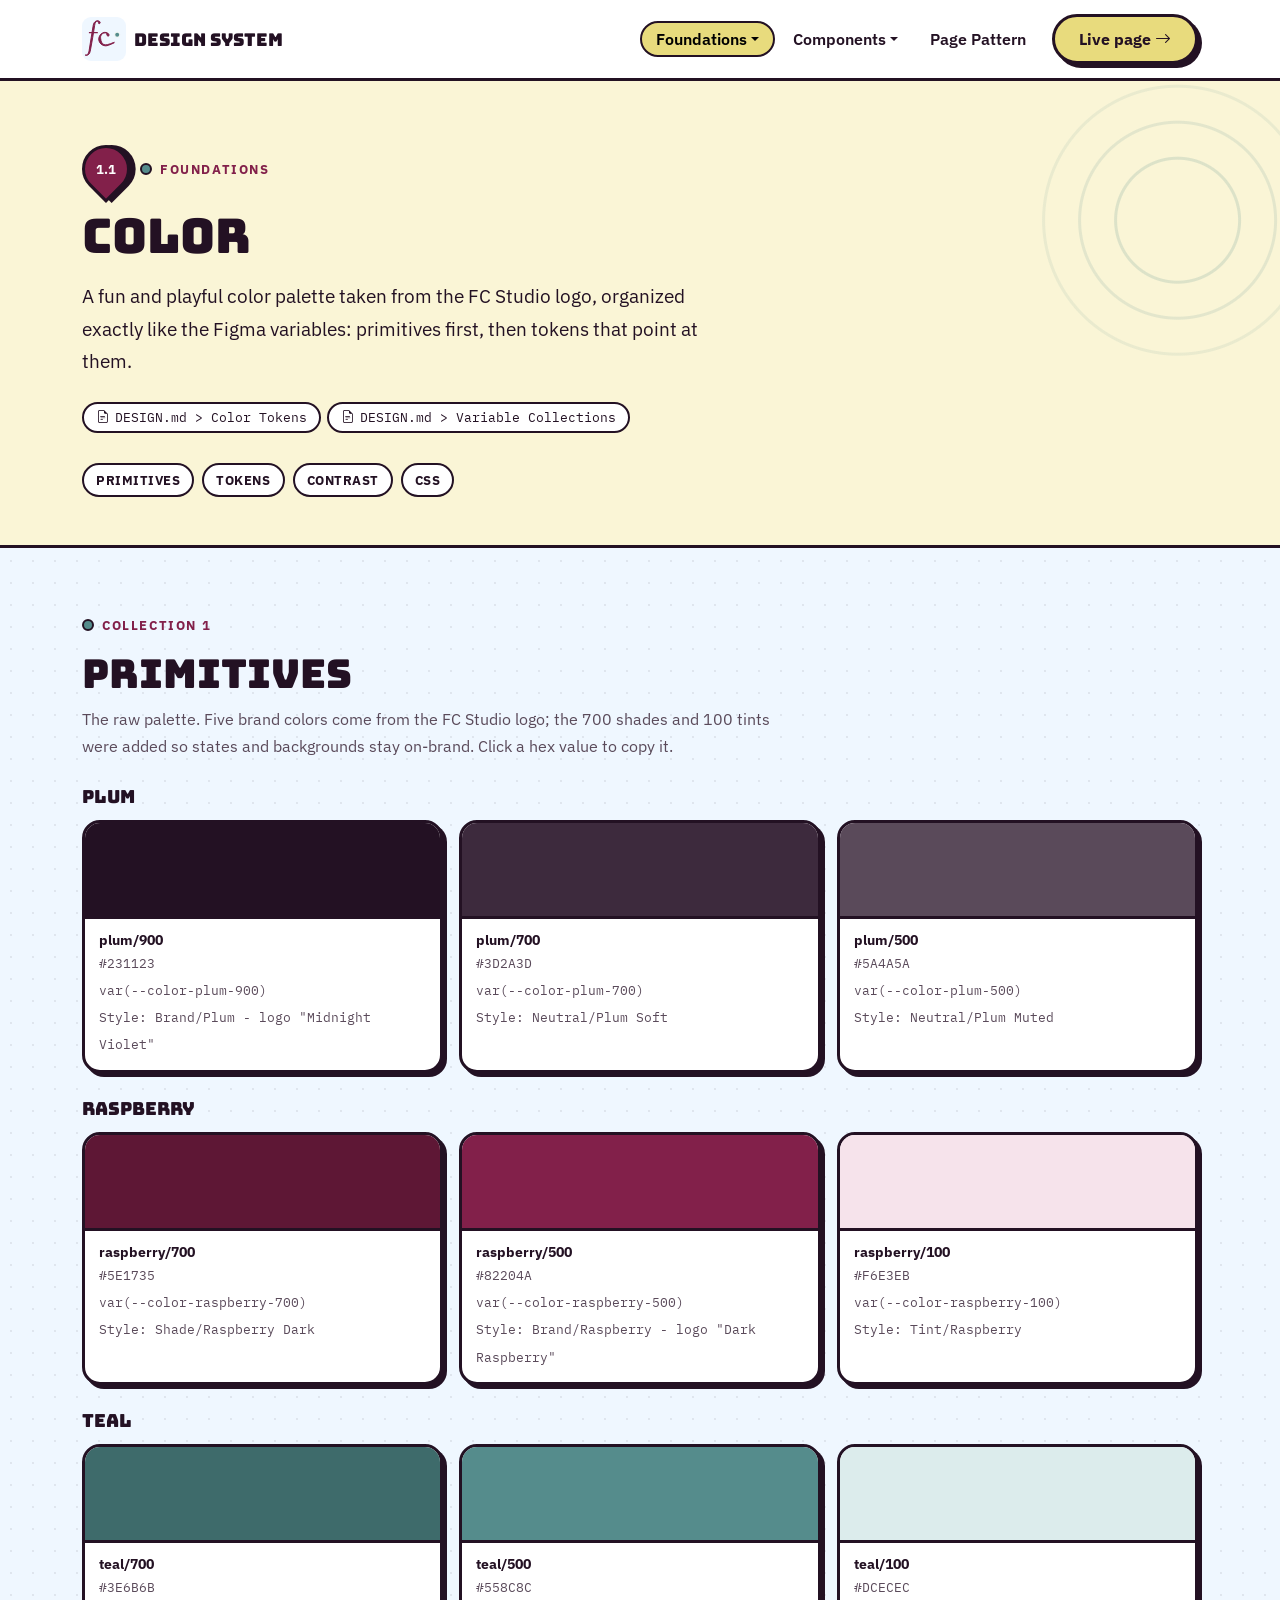
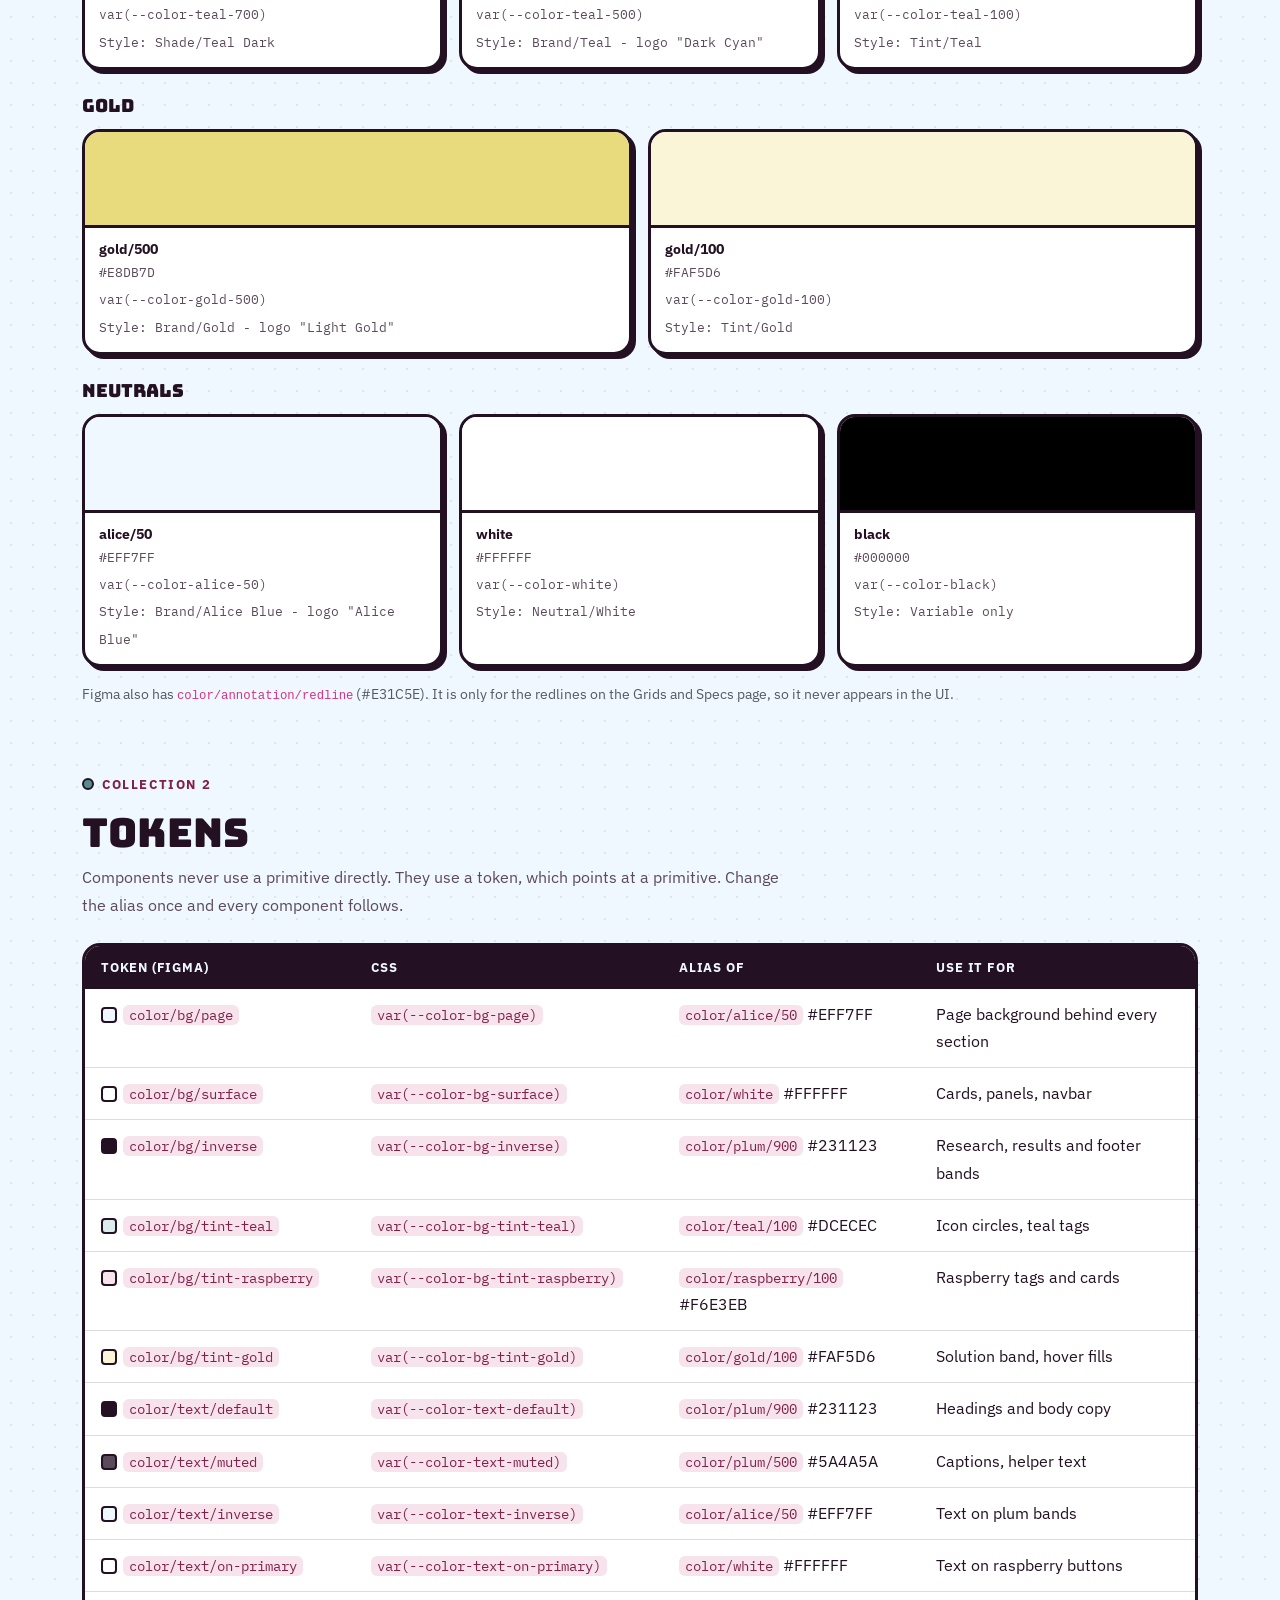
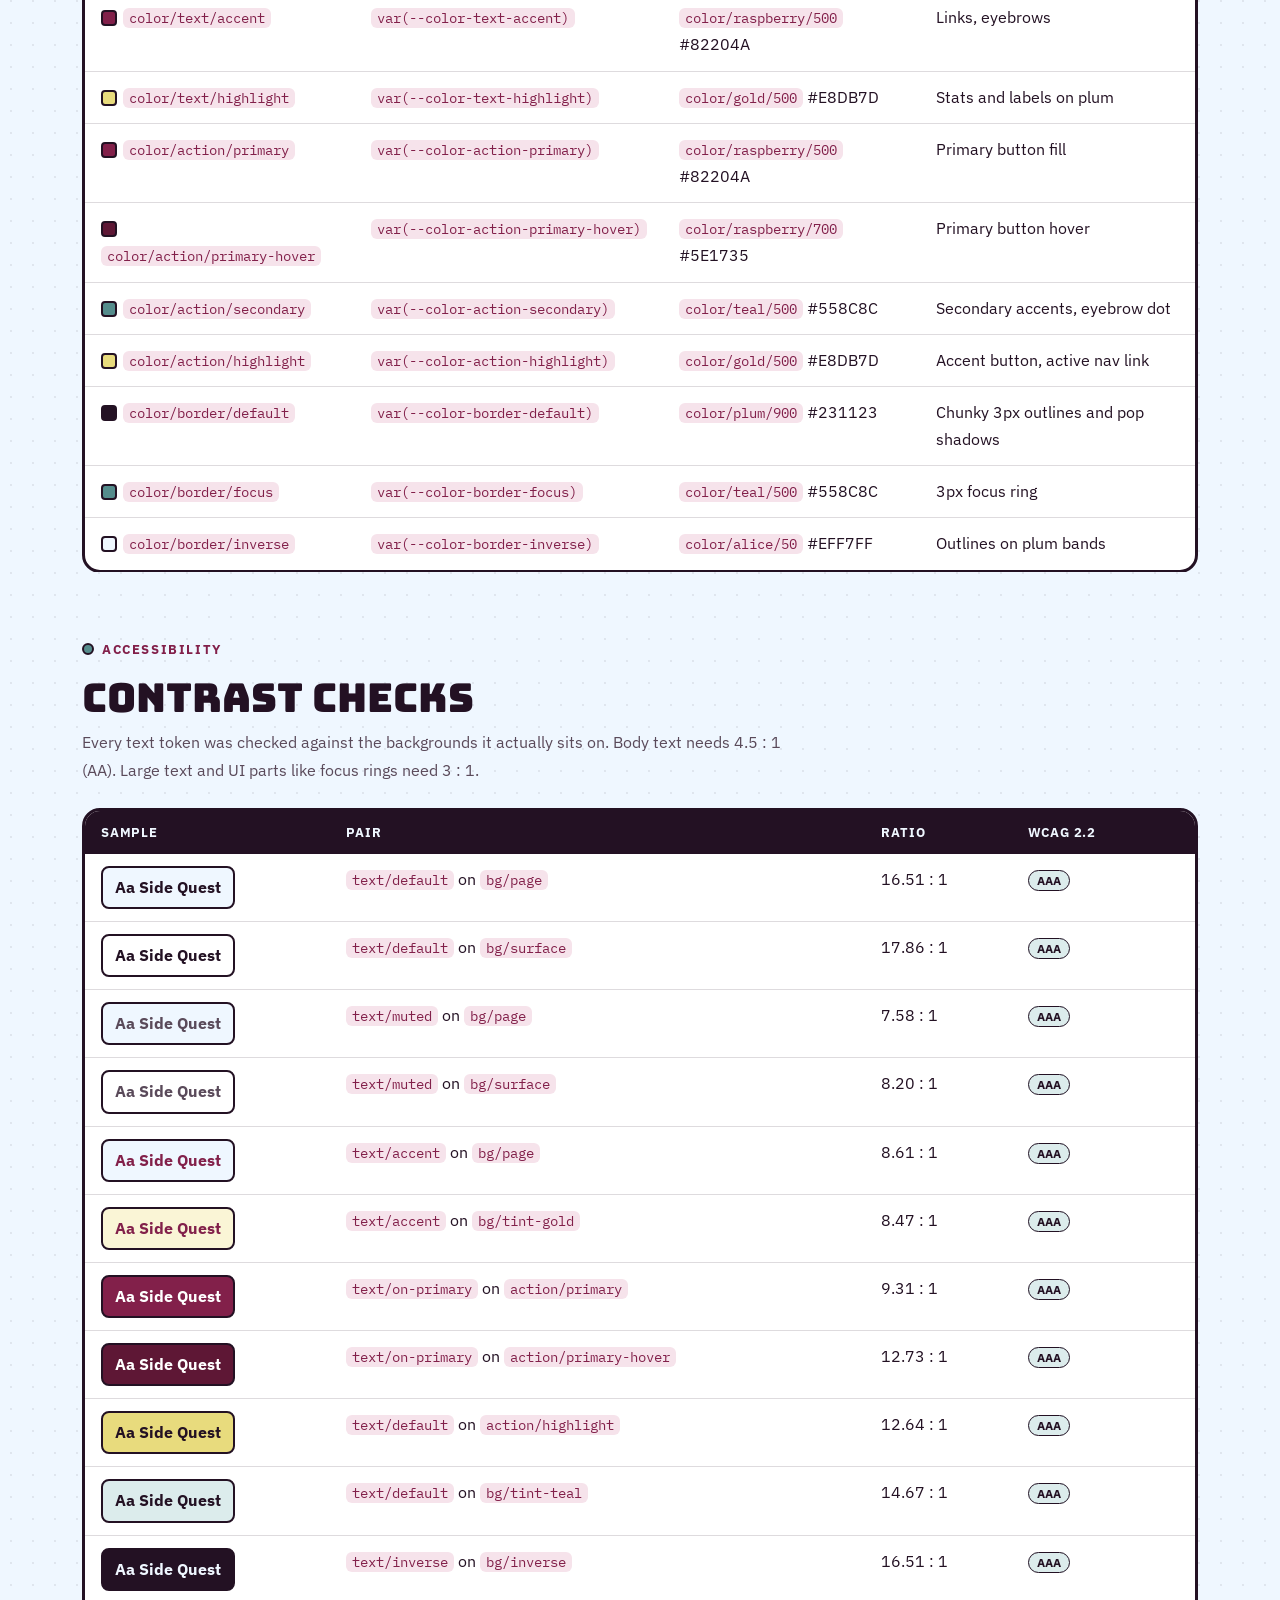
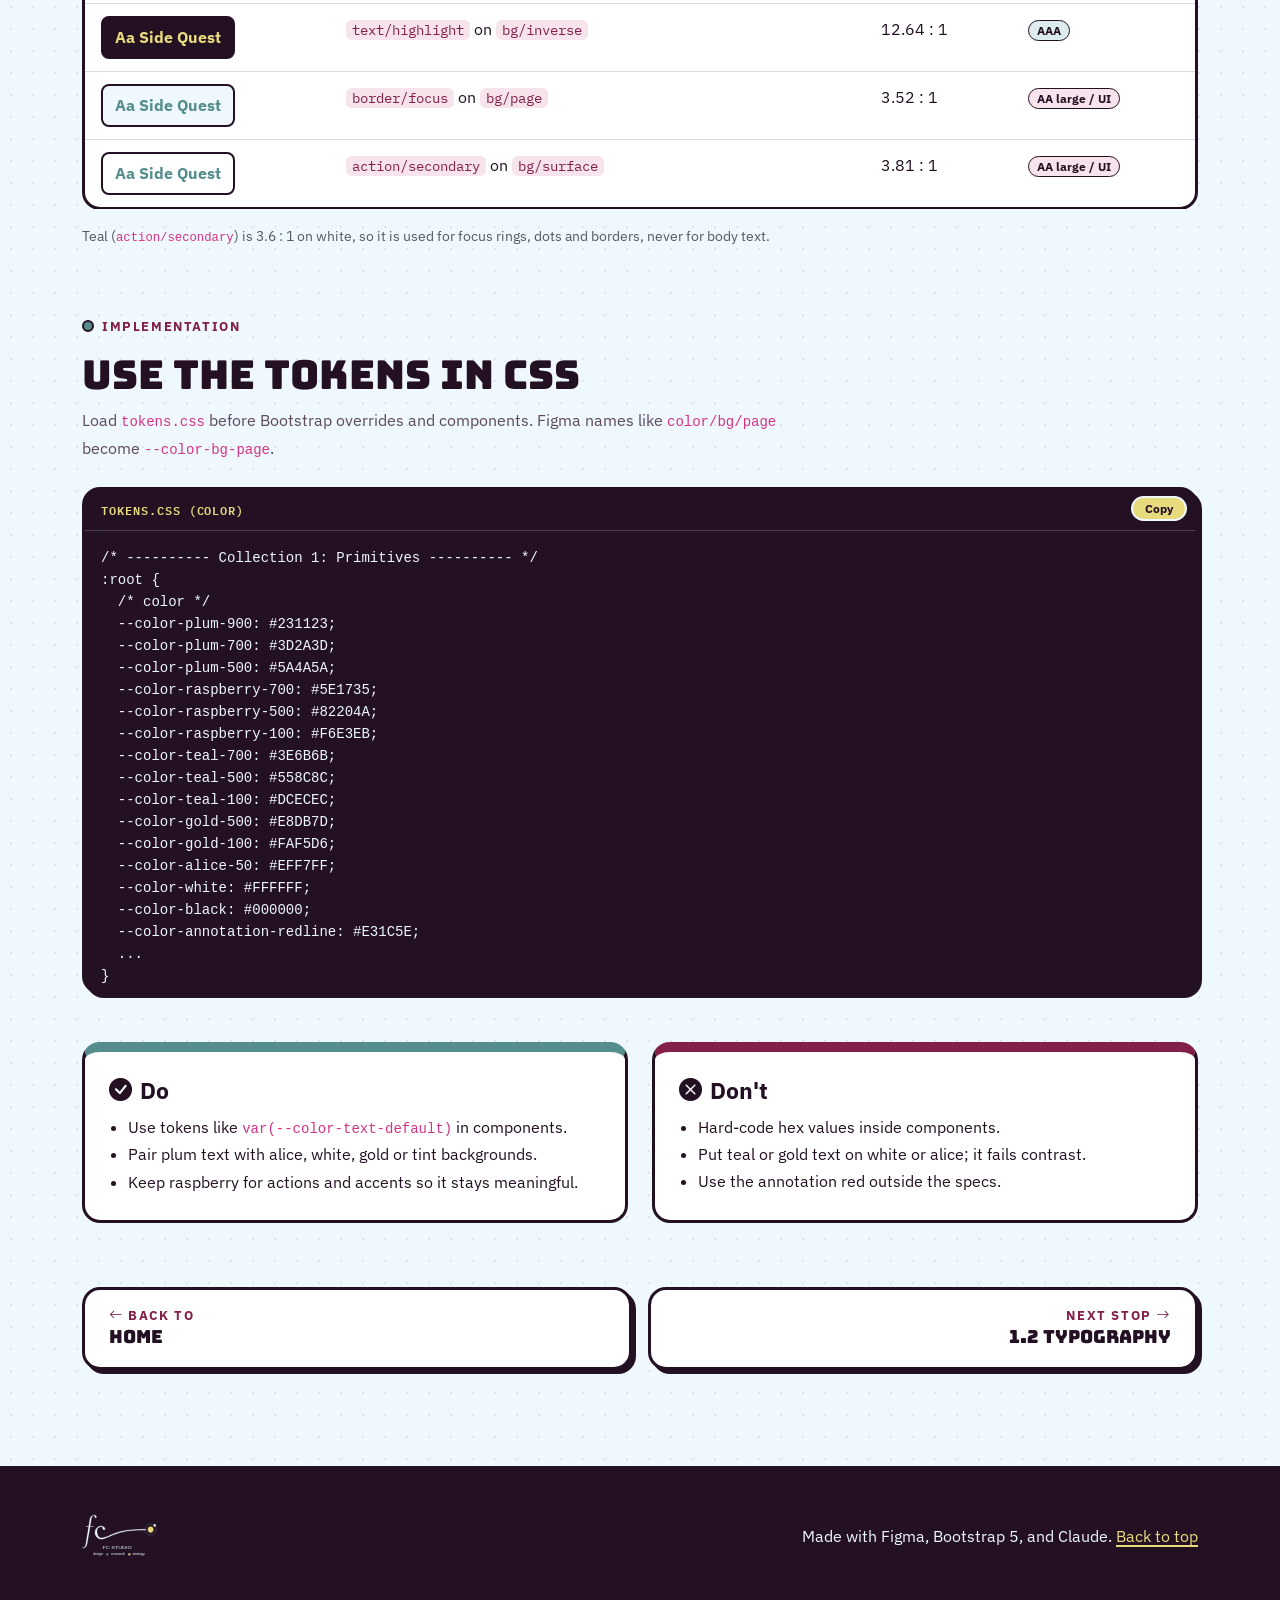
<file: foundations/color.html>
<!doctype html>
<html lang="en">
<head>
  <meta charset="utf-8">
  <meta name="viewport" content="width=device-width, initial-scale=1">
  <title>Color | Side Quest Simple Design System</title>
  <meta name="description" content="Color primitives and tokens for the Side Quest simple design system, from DESIGN.md.">
  <link rel="icon" type="image/svg+xml" href="../assets/favicon.svg">
  <meta name="theme-color" content="#FAF5D6">
  <link rel="preconnect" href="https://fonts.googleapis.com">
  <link rel="preconnect" href="https://fonts.gstatic.com" crossorigin>
  <link href="https://fonts.googleapis.com/css2?family=Bungee&family=IBM+Plex+Mono:wght@400;600&family=IBM+Plex+Sans:ital,wght@0,400;0,500;0,600;0,700;1,400;1,500&display=swap" rel="stylesheet">
  <link href="https://cdn.jsdelivr.net/npm/bootstrap@5.3.3/dist/css/bootstrap.min.css" rel="stylesheet">
  <link href="https://cdn.jsdelivr.net/npm/bootstrap-icons@1.11.3/font/bootstrap-icons.min.css" rel="stylesheet">
  <link href="../css/tokens.css" rel="stylesheet">
  <link href="../css/components.css" rel="stylesheet">
  <link href="../css/site.css" rel="stylesheet">
</head>
<body id="top">
<a class="skip-link" href="#main">Skip to content</a>
<nav class="navbar navbar-expand-lg fc-navbar sticky-top" aria-label="Design system">
  <div class="container">
    <a class="navbar-brand d-flex align-items-center gap-2" href="../index.html">
      <img src="../assets/favicon.svg" alt="" width="44" height="44">
      <span>Design System</span>
    </a>
    <button class="navbar-toggler" type="button" data-bs-toggle="collapse" data-bs-target="#sdsNav" aria-controls="sdsNav" aria-expanded="false" aria-label="Toggle navigation">
      <span class="navbar-toggler-icon"></span>
    </button>
    <div class="collapse navbar-collapse" id="sdsNav">
      <ul class="navbar-nav ms-auto align-items-lg-center gap-lg-1 mt-3 mt-lg-0">
        <li class="nav-item dropdown"><a class="nav-link dropdown-toggle active" href="#" id="dd-found" role="button" data-bs-toggle="dropdown" aria-expanded="false">Foundations</a><ul class="dropdown-menu fc-dropdown" aria-labelledby="dd-found"><li><a class="dropdown-item active" href="../foundations/color.html" aria-current="page">1.1 Color</a></li><li><a class="dropdown-item" href="../foundations/typography.html">1.2 Typography</a></li><li><a class="dropdown-item" href="../foundations/logo.html">1.3 Logo</a></li></ul></li>
        <li class="nav-item dropdown"><a class="nav-link dropdown-toggle" href="#" id="dd-comp" role="button" data-bs-toggle="dropdown" aria-expanded="false">Components</a><ul class="dropdown-menu fc-dropdown" aria-labelledby="dd-comp"><li><a class="dropdown-item" href="../components/button.html">2.1 Button</a></li><li><a class="dropdown-item" href="../components/navbar.html">2.2 Navbar</a></li><li><a class="dropdown-item" href="../components/card.html">2.3 Card</a></li></ul></li>
        <li class="nav-item"><a class="nav-link" href="../patterns/index.html">Page Pattern</a></li>
        <li class="nav-item ms-lg-2 mt-2 mt-lg-0"><a class="btn btn-fc btn-fc-accent" href="../patterns/case-study.html">Live page <i class="bi bi-arrow-right" aria-hidden="true"></i></a></li>
      </ul>
    </div>
  </div>
</nav>

<main id="main">
  <header class="page-head">
    <div class="container">
      <div class="stop-pin"><span class="pin" aria-hidden="true"><span>1.1</span></span><span class="eyebrow">Foundations</span></div>
      <h1>Color</h1>
      <p class="lead">A fun and playful color palette taken from the FC Studio logo, organized exactly like the Figma variables: primitives first, then tokens that point at them.</p>
      <div><span class="source-chip"><i class="bi bi-file-earmark-text" aria-hidden="true"></i>DESIGN.md &gt; Color Tokens</span><span class="source-chip"><i class="bi bi-file-earmark-text" aria-hidden="true"></i>DESIGN.md &gt; Variable Collections</span></div>
      <nav class="toc" aria-label="On this page"><a href="#primitives">Primitives</a><a href="#tokens">Tokens</a><a href="#contrast">Contrast</a><a href="#color-code">CSS</a></nav>
    </div>
  </header>
  <section class="doc-section" id="primitives" aria-labelledby="primitives-h">
    <div class="container">
      <p class="eyebrow">Collection 1</p>
      <h2 id="primitives-h">Primitives</h2>
      <p class="section-intro">The raw palette. Five brand colors come from the FC Studio logo; the 700 shades and 100 tints were added so states and backgrounds stay on-brand. Click a hex value to copy it.</p>
<h3 class="ramp-title">Plum</h3><div class="ramp"><div class="swatch"><div class="chip" style="background:#231123"></div><div class="body">
          <button type="button" data-copy="#231123" aria-label="Copy #231123"><span class="name">plum/900</span><code>#231123</code></button>
          <code>var(--color-plum-900)</code><br><code>Style: Brand/Plum - logo "Midnight Violet"</code></div></div><div class="swatch"><div class="chip" style="background:#3D2A3D"></div><div class="body">
          <button type="button" data-copy="#3D2A3D" aria-label="Copy #3D2A3D"><span class="name">plum/700</span><code>#3D2A3D</code></button>
          <code>var(--color-plum-700)</code><br><code>Style: Neutral/Plum Soft</code></div></div><div class="swatch"><div class="chip" style="background:#5A4A5A"></div><div class="body">
          <button type="button" data-copy="#5A4A5A" aria-label="Copy #5A4A5A"><span class="name">plum/500</span><code>#5A4A5A</code></button>
          <code>var(--color-plum-500)</code><br><code>Style: Neutral/Plum Muted</code></div></div></div>
<h3 class="ramp-title">Raspberry</h3><div class="ramp"><div class="swatch"><div class="chip" style="background:#5E1735"></div><div class="body">
          <button type="button" data-copy="#5E1735" aria-label="Copy #5E1735"><span class="name">raspberry/700</span><code>#5E1735</code></button>
          <code>var(--color-raspberry-700)</code><br><code>Style: Shade/Raspberry Dark</code></div></div><div class="swatch"><div class="chip" style="background:#82204A"></div><div class="body">
          <button type="button" data-copy="#82204A" aria-label="Copy #82204A"><span class="name">raspberry/500</span><code>#82204A</code></button>
          <code>var(--color-raspberry-500)</code><br><code>Style: Brand/Raspberry - logo "Dark Raspberry"</code></div></div><div class="swatch"><div class="chip" style="background:#F6E3EB"></div><div class="body">
          <button type="button" data-copy="#F6E3EB" aria-label="Copy #F6E3EB"><span class="name">raspberry/100</span><code>#F6E3EB</code></button>
          <code>var(--color-raspberry-100)</code><br><code>Style: Tint/Raspberry</code></div></div></div>
<h3 class="ramp-title">Teal</h3><div class="ramp"><div class="swatch"><div class="chip" style="background:#3E6B6B"></div><div class="body">
          <button type="button" data-copy="#3E6B6B" aria-label="Copy #3E6B6B"><span class="name">teal/700</span><code>#3E6B6B</code></button>
          <code>var(--color-teal-700)</code><br><code>Style: Shade/Teal Dark</code></div></div><div class="swatch"><div class="chip" style="background:#558C8C"></div><div class="body">
          <button type="button" data-copy="#558C8C" aria-label="Copy #558C8C"><span class="name">teal/500</span><code>#558C8C</code></button>
          <code>var(--color-teal-500)</code><br><code>Style: Brand/Teal - logo "Dark Cyan"</code></div></div><div class="swatch"><div class="chip" style="background:#DCECEC"></div><div class="body">
          <button type="button" data-copy="#DCECEC" aria-label="Copy #DCECEC"><span class="name">teal/100</span><code>#DCECEC</code></button>
          <code>var(--color-teal-100)</code><br><code>Style: Tint/Teal</code></div></div></div>
<h3 class="ramp-title">Gold</h3><div class="ramp"><div class="swatch"><div class="chip" style="background:#E8DB7D"></div><div class="body">
          <button type="button" data-copy="#E8DB7D" aria-label="Copy #E8DB7D"><span class="name">gold/500</span><code>#E8DB7D</code></button>
          <code>var(--color-gold-500)</code><br><code>Style: Brand/Gold - logo "Light Gold"</code></div></div><div class="swatch"><div class="chip" style="background:#FAF5D6"></div><div class="body">
          <button type="button" data-copy="#FAF5D6" aria-label="Copy #FAF5D6"><span class="name">gold/100</span><code>#FAF5D6</code></button>
          <code>var(--color-gold-100)</code><br><code>Style: Tint/Gold</code></div></div></div>
<h3 class="ramp-title">Neutrals</h3><div class="ramp"><div class="swatch"><div class="chip" style="background:#EFF7FF"></div><div class="body">
          <button type="button" data-copy="#EFF7FF" aria-label="Copy #EFF7FF"><span class="name">alice/50</span><code>#EFF7FF</code></button>
          <code>var(--color-alice-50)</code><br><code>Style: Brand/Alice Blue - logo "Alice Blue"</code></div></div><div class="swatch"><div class="chip" style="background:#FFFFFF"></div><div class="body">
          <button type="button" data-copy="#FFFFFF" aria-label="Copy #FFFFFF"><span class="name">white</span><code>#FFFFFF</code></button>
          <code>var(--color-white)</code><br><code>Style: Neutral/White</code></div></div><div class="swatch"><div class="chip" style="background:#000000"></div><div class="body">
          <button type="button" data-copy="#000000" aria-label="Copy #000000"><span class="name">black</span><code>#000000</code></button>
          <code>var(--color-black)</code><br><code>Style: Variable only</code></div></div></div>
<p class="small text-body-secondary mt-3 mb-0">Figma also has <code>color/annotation/redline</code> (#E31C5E). It is only for the redlines on the Grids and Specs page, so it never appears in the UI.</p>
    </div>
  </section>
  <section class="doc-section" id="tokens" aria-labelledby="tokens-h">
    <div class="container">
      <p class="eyebrow">Collection 2</p>
      <h2 id="tokens-h">Tokens</h2>
      <p class="section-intro">Components never use a primitive directly. They use a token, which points at a primitive. Change the alias once and every component follows.</p>
<div class="table-responsive"><table class="spec-table"><caption class="visually-hidden">Color tokens</caption><thead><tr><th scope="col">Token (Figma)</th><th scope="col">CSS</th><th scope="col">Alias of</th><th scope="col">Use it for</th></tr></thead><tbody><tr><td><span class="chip" style="background:#EFF7FF"></span><code>color/bg/page</code></td><td><code>var(--color-bg-page)</code></td><td><code>color/alice/50</code> #EFF7FF</td><td>Page background behind every section</td></tr><tr><td><span class="chip" style="background:#FFFFFF"></span><code>color/bg/surface</code></td><td><code>var(--color-bg-surface)</code></td><td><code>color/white</code> #FFFFFF</td><td>Cards, panels, navbar</td></tr><tr><td><span class="chip" style="background:#231123"></span><code>color/bg/inverse</code></td><td><code>var(--color-bg-inverse)</code></td><td><code>color/plum/900</code> #231123</td><td>Research, results and footer bands</td></tr><tr><td><span class="chip" style="background:#DCECEC"></span><code>color/bg/tint-teal</code></td><td><code>var(--color-bg-tint-teal)</code></td><td><code>color/teal/100</code> #DCECEC</td><td>Icon circles, teal tags</td></tr><tr><td><span class="chip" style="background:#F6E3EB"></span><code>color/bg/tint-raspberry</code></td><td><code>var(--color-bg-tint-raspberry)</code></td><td><code>color/raspberry/100</code> #F6E3EB</td><td>Raspberry tags and cards</td></tr><tr><td><span class="chip" style="background:#FAF5D6"></span><code>color/bg/tint-gold</code></td><td><code>var(--color-bg-tint-gold)</code></td><td><code>color/gold/100</code> #FAF5D6</td><td>Solution band, hover fills</td></tr><tr><td><span class="chip" style="background:#231123"></span><code>color/text/default</code></td><td><code>var(--color-text-default)</code></td><td><code>color/plum/900</code> #231123</td><td>Headings and body copy</td></tr><tr><td><span class="chip" style="background:#5A4A5A"></span><code>color/text/muted</code></td><td><code>var(--color-text-muted)</code></td><td><code>color/plum/500</code> #5A4A5A</td><td>Captions, helper text</td></tr><tr><td><span class="chip" style="background:#EFF7FF"></span><code>color/text/inverse</code></td><td><code>var(--color-text-inverse)</code></td><td><code>color/alice/50</code> #EFF7FF</td><td>Text on plum bands</td></tr><tr><td><span class="chip" style="background:#FFFFFF"></span><code>color/text/on-primary</code></td><td><code>var(--color-text-on-primary)</code></td><td><code>color/white</code> #FFFFFF</td><td>Text on raspberry buttons</td></tr><tr><td><span class="chip" style="background:#82204A"></span><code>color/text/accent</code></td><td><code>var(--color-text-accent)</code></td><td><code>color/raspberry/500</code> #82204A</td><td>Links, eyebrows</td></tr><tr><td><span class="chip" style="background:#E8DB7D"></span><code>color/text/highlight</code></td><td><code>var(--color-text-highlight)</code></td><td><code>color/gold/500</code> #E8DB7D</td><td>Stats and labels on plum</td></tr><tr><td><span class="chip" style="background:#82204A"></span><code>color/action/primary</code></td><td><code>var(--color-action-primary)</code></td><td><code>color/raspberry/500</code> #82204A</td><td>Primary button fill</td></tr><tr><td><span class="chip" style="background:#5E1735"></span><code>color/action/primary-hover</code></td><td><code>var(--color-action-primary-hover)</code></td><td><code>color/raspberry/700</code> #5E1735</td><td>Primary button hover</td></tr><tr><td><span class="chip" style="background:#558C8C"></span><code>color/action/secondary</code></td><td><code>var(--color-action-secondary)</code></td><td><code>color/teal/500</code> #558C8C</td><td>Secondary accents, eyebrow dot</td></tr><tr><td><span class="chip" style="background:#E8DB7D"></span><code>color/action/highlight</code></td><td><code>var(--color-action-highlight)</code></td><td><code>color/gold/500</code> #E8DB7D</td><td>Accent button, active nav link</td></tr><tr><td><span class="chip" style="background:#231123"></span><code>color/border/default</code></td><td><code>var(--color-border-default)</code></td><td><code>color/plum/900</code> #231123</td><td>Chunky 3px outlines and pop shadows</td></tr><tr><td><span class="chip" style="background:#558C8C"></span><code>color/border/focus</code></td><td><code>var(--color-border-focus)</code></td><td><code>color/teal/500</code> #558C8C</td><td>3px focus ring</td></tr><tr><td><span class="chip" style="background:#EFF7FF"></span><code>color/border/inverse</code></td><td><code>var(--color-border-inverse)</code></td><td><code>color/alice/50</code> #EFF7FF</td><td>Outlines on plum bands</td></tr></tbody></table></div>
    </div>
  </section>
  <section class="doc-section" id="contrast" aria-labelledby="contrast-h">
    <div class="container">
      <p class="eyebrow">Accessibility</p>
      <h2 id="contrast-h">Contrast checks</h2>
      <p class="section-intro">Every text token was checked against the backgrounds it actually sits on. Body text needs 4.5 : 1 (AA). Large text and UI parts like focus rings need 3 : 1.</p>
<div class="table-responsive"><table class="spec-table"><caption class="visually-hidden">Contrast ratios</caption><thead><tr><th scope="col">Sample</th><th scope="col">Pair</th><th scope="col">Ratio</th><th scope="col">WCAG 2.2</th></tr></thead><tbody><tr><td><span class="pair" style="color:#231123;background:#EFF7FF">Aa Side Quest</span></td><td><code>text/default</code> on <code>bg/page</code></td><td>16.51 : 1</td><td><span class="pass aaa">AAA</span></td></tr><tr><td><span class="pair" style="color:#231123;background:#FFFFFF">Aa Side Quest</span></td><td><code>text/default</code> on <code>bg/surface</code></td><td>17.86 : 1</td><td><span class="pass aaa">AAA</span></td></tr><tr><td><span class="pair" style="color:#5A4A5A;background:#EFF7FF">Aa Side Quest</span></td><td><code>text/muted</code> on <code>bg/page</code></td><td>7.58 : 1</td><td><span class="pass aaa">AAA</span></td></tr><tr><td><span class="pair" style="color:#5A4A5A;background:#FFFFFF">Aa Side Quest</span></td><td><code>text/muted</code> on <code>bg/surface</code></td><td>8.20 : 1</td><td><span class="pass aaa">AAA</span></td></tr><tr><td><span class="pair" style="color:#82204A;background:#EFF7FF">Aa Side Quest</span></td><td><code>text/accent</code> on <code>bg/page</code></td><td>8.61 : 1</td><td><span class="pass aaa">AAA</span></td></tr><tr><td><span class="pair" style="color:#82204A;background:#FAF5D6">Aa Side Quest</span></td><td><code>text/accent</code> on <code>bg/tint-gold</code></td><td>8.47 : 1</td><td><span class="pass aaa">AAA</span></td></tr><tr><td><span class="pair" style="color:#FFFFFF;background:#82204A">Aa Side Quest</span></td><td><code>text/on-primary</code> on <code>action/primary</code></td><td>9.31 : 1</td><td><span class="pass aaa">AAA</span></td></tr><tr><td><span class="pair" style="color:#FFFFFF;background:#5E1735">Aa Side Quest</span></td><td><code>text/on-primary</code> on <code>action/primary-hover</code></td><td>12.73 : 1</td><td><span class="pass aaa">AAA</span></td></tr><tr><td><span class="pair" style="color:#231123;background:#E8DB7D">Aa Side Quest</span></td><td><code>text/default</code> on <code>action/highlight</code></td><td>12.64 : 1</td><td><span class="pass aaa">AAA</span></td></tr><tr><td><span class="pair" style="color:#231123;background:#DCECEC">Aa Side Quest</span></td><td><code>text/default</code> on <code>bg/tint-teal</code></td><td>14.67 : 1</td><td><span class="pass aaa">AAA</span></td></tr><tr><td><span class="pair" style="color:#EFF7FF;background:#231123">Aa Side Quest</span></td><td><code>text/inverse</code> on <code>bg/inverse</code></td><td>16.51 : 1</td><td><span class="pass aaa">AAA</span></td></tr><tr><td><span class="pair" style="color:#E8DB7D;background:#231123">Aa Side Quest</span></td><td><code>text/highlight</code> on <code>bg/inverse</code></td><td>12.64 : 1</td><td><span class="pass aaa">AAA</span></td></tr><tr><td><span class="pair" style="color:#558C8C;background:#EFF7FF">Aa Side Quest</span></td><td><code>border/focus</code> on <code>bg/page</code></td><td>3.52 : 1</td><td><span class="pass large">AA large / UI</span></td></tr><tr><td><span class="pair" style="color:#558C8C;background:#FFFFFF">Aa Side Quest</span></td><td><code>action/secondary</code> on <code>bg/surface</code></td><td>3.81 : 1</td><td><span class="pass large">AA large / UI</span></td></tr></tbody></table></div><p class="small text-body-secondary mt-3 mb-0">Teal (<code>action/secondary</code>) is 3.6 : 1 on white, so it is used for focus rings, dots and borders, never for body text.</p>
    </div>
  </section>
  <section class="doc-section" id="color-code" aria-labelledby="color-code-h">
    <div class="container">
      <p class="eyebrow">Implementation</p>
      <h2 id="color-code-h">Use the tokens in CSS</h2>
      <p class="section-intro">Load <code>tokens.css</code> before Bootstrap overrides and components. Figma names like <code>color/bg/page</code> become <code>--color-bg-page</code>.</p>
<div class="code-block"><span class="code-title">tokens.css (color)</span><button class="copy-btn" type="button">Copy</button><pre tabindex="0" aria-label="tokens.css (color) code"><code>/* ---------- Collection 1: Primitives ---------- */
:root {
  /* color */
  --color-plum-900: #231123;
  --color-plum-700: #3D2A3D;
  --color-plum-500: #5A4A5A;
  --color-raspberry-700: #5E1735;
  --color-raspberry-500: #82204A;
  --color-raspberry-100: #F6E3EB;
  --color-teal-700: #3E6B6B;
  --color-teal-500: #558C8C;
  --color-teal-100: #DCECEC;
  --color-gold-500: #E8DB7D;
  --color-gold-100: #FAF5D6;
  --color-alice-50: #EFF7FF;
  --color-white: #FFFFFF;
  --color-black: #000000;
  --color-annotation-redline: #E31C5E;
  ...
}

/* ---------- Collection 2: Tokens (modes: Desktop, Tablet, Phone) ---------- */
:root {
  /* color / bg */
  --color-bg-page: var(--color-alice-50);
  --color-bg-surface: var(--color-white);
  --color-bg-inverse: var(--color-plum-900);
  --color-bg-tint-teal: var(--color-teal-100);
  --color-bg-tint-raspberry: var(--color-raspberry-100);
  --color-bg-tint-gold: var(--color-gold-100);

  /* color / text */
  --color-text-default: var(--color-plum-900);
  --color-text-muted: var(--color-plum-500);
  --color-text-inverse: var(--color-alice-50);
  --color-text-on-primary: var(--color-white);
  --color-text-accent: var(--color-raspberry-500);
  --color-text-highlight: var(--color-gold-500);

  /* color / action */
  --color-action-primary: var(--color-raspberry-500);
  --color-action-primary-hover: var(--color-raspberry-700);
  --color-action-secondary: var(--color-teal-500);
  --color-action-highlight: var(--color-gold-500);

  /* color / border */
  --color-border-default: var(--color-plum-900);
  --color-border-focus: var(--color-teal-500);
  --color-border-inverse: var(--color-alice-50);
  ...
}</code></pre></div><div class="row g-4 mt-1"><div class="col-md-6"><div class="dodont do"><h3><i class="bi bi-check-circle-fill" aria-hidden="true"></i> Do</h3><ul><li>Use tokens like <code>var(--color-text-default)</code> in components.</li><li>Pair plum text with alice, white, gold or tint backgrounds.</li><li>Keep raspberry for actions and accents so it stays meaningful.</li></ul></div></div><div class="col-md-6"><div class="dodont dont"><h3><i class="bi bi-x-circle-fill" aria-hidden="true"></i> Don't</h3><ul><li>Hard-code hex values inside components.</li><li>Put teal or gold text on white or alice; it fails contrast.</li><li>Use the annotation red outside the specs.</li></ul></div></div></div>
    </div>
  </section>

<div class="container"><nav class="pager" aria-label="Previous and next stops"><a class="prev" href="../index.html"><span class="dir"><i class="bi bi-arrow-left" aria-hidden="true"></i> Back to</span><span class="ttl">Home</span></a><a class="next" href="../foundations/typography.html"><span class="dir">Next stop <i class="bi bi-arrow-right" aria-hidden="true"></i></span><span class="ttl">1.2 Typography</span></a></nav></div>
</main>
<footer class="site-footer">
  <div class="container d-flex flex-column flex-lg-row justify-content-between align-items-lg-center gap-3">
    <img src="../assets/fc-studio-logo-reverse.svg" alt="FC Studio - design, research, strategy">
    <p class="mb-0">Made with Figma, Bootstrap 5, and Claude. <a href="#top">Back to top</a></p>
  </div>
</footer>
<div id="copy-status" class="visually-hidden" aria-live="polite"></div>
<script src="https://cdn.jsdelivr.net/npm/bootstrap@5.3.3/dist/js/bootstrap.bundle.min.js"></script>
<script>
  const live = document.getElementById('copy-status');
  const say = m => { if (live) { live.textContent = ''; setTimeout(() => live.textContent = m, 30); } };
  document.querySelectorAll('.copy-btn').forEach(btn => btn.addEventListener('click', async () => {
    const txt = btn.parentElement.querySelector('code').innerText;
    try { await navigator.clipboard.writeText(txt); btn.textContent = 'Copied!'; say('Code copied to clipboard'); }
    catch { btn.textContent = 'Select and copy'; }
    setTimeout(() => btn.textContent = 'Copy', 1600);
  }));
  document.querySelectorAll('[data-copy]').forEach(btn => btn.addEventListener('click', async () => {
    try { await navigator.clipboard.writeText(btn.dataset.copy); say(btn.dataset.copy + ' copied'); btn.classList.add('copied'); setTimeout(() => btn.classList.remove('copied'), 1200); } catch {}
  }));
</script>

</body>
</html>
</file>
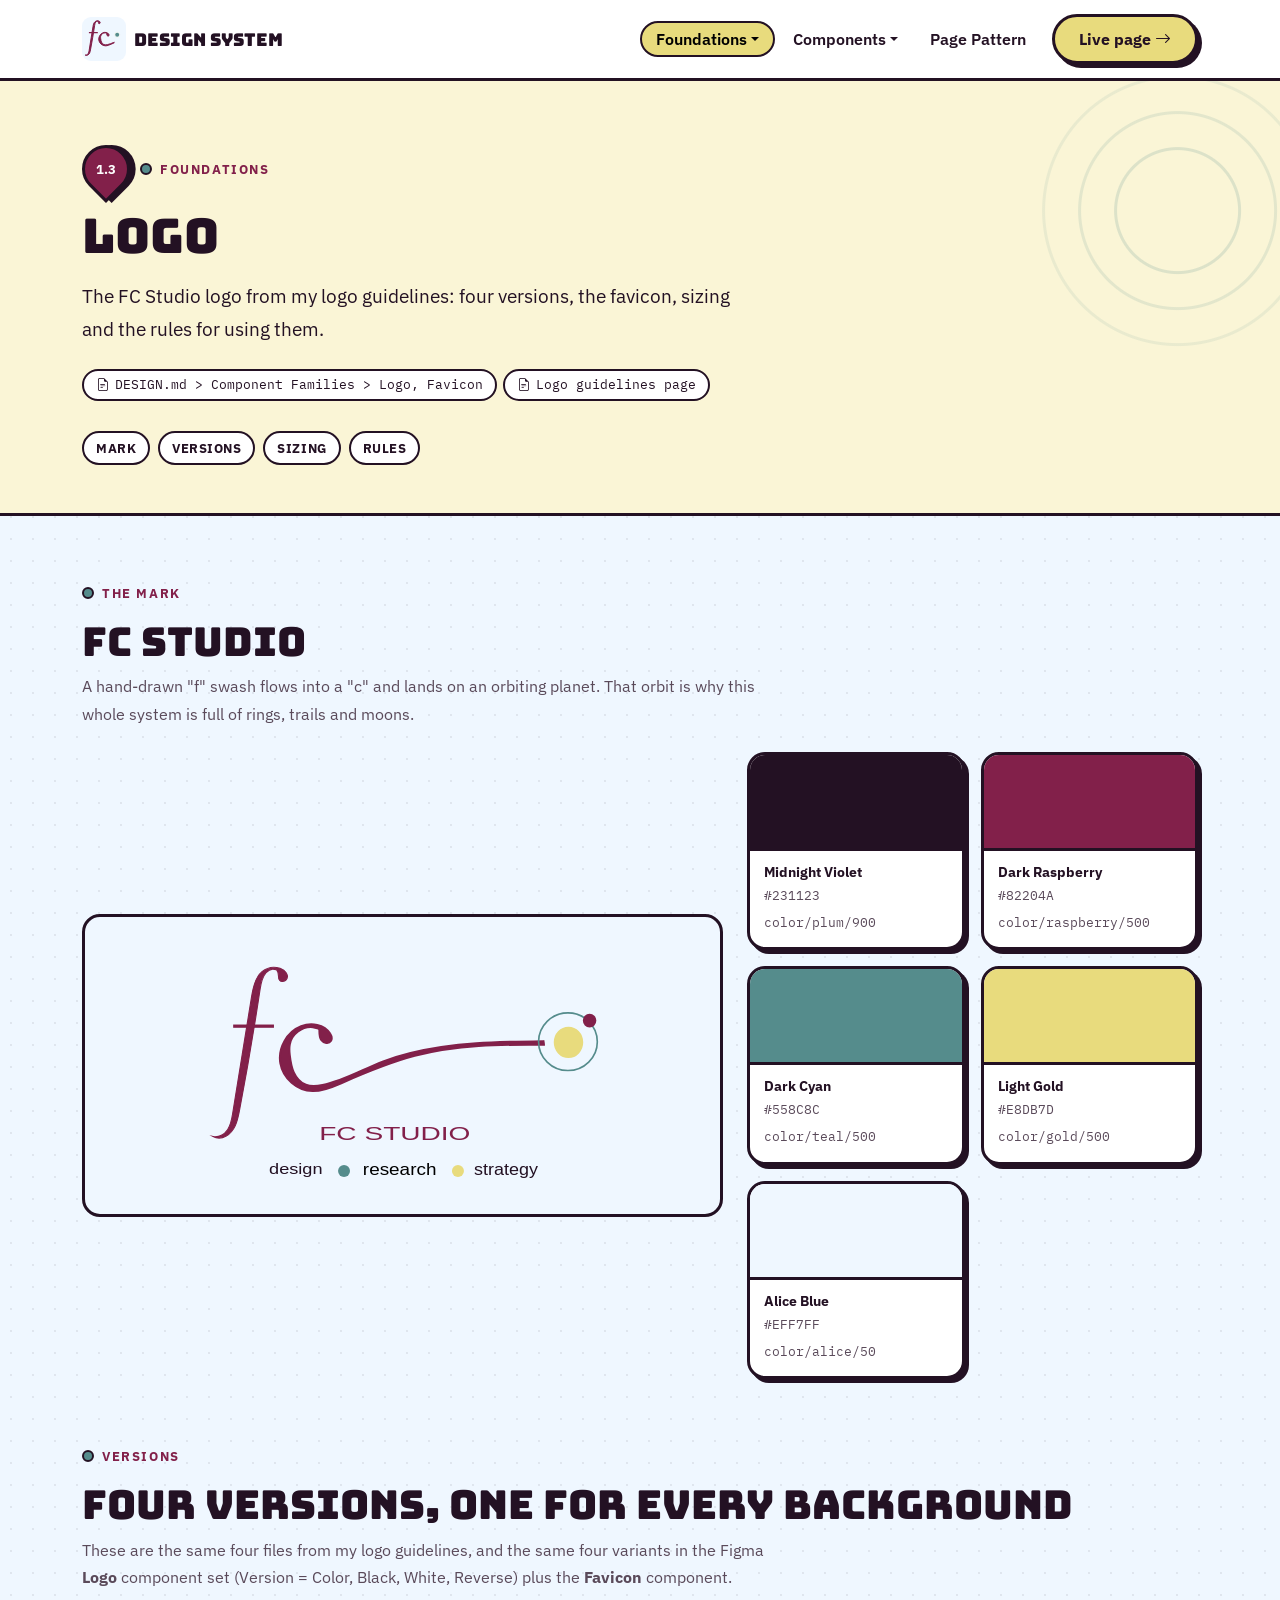
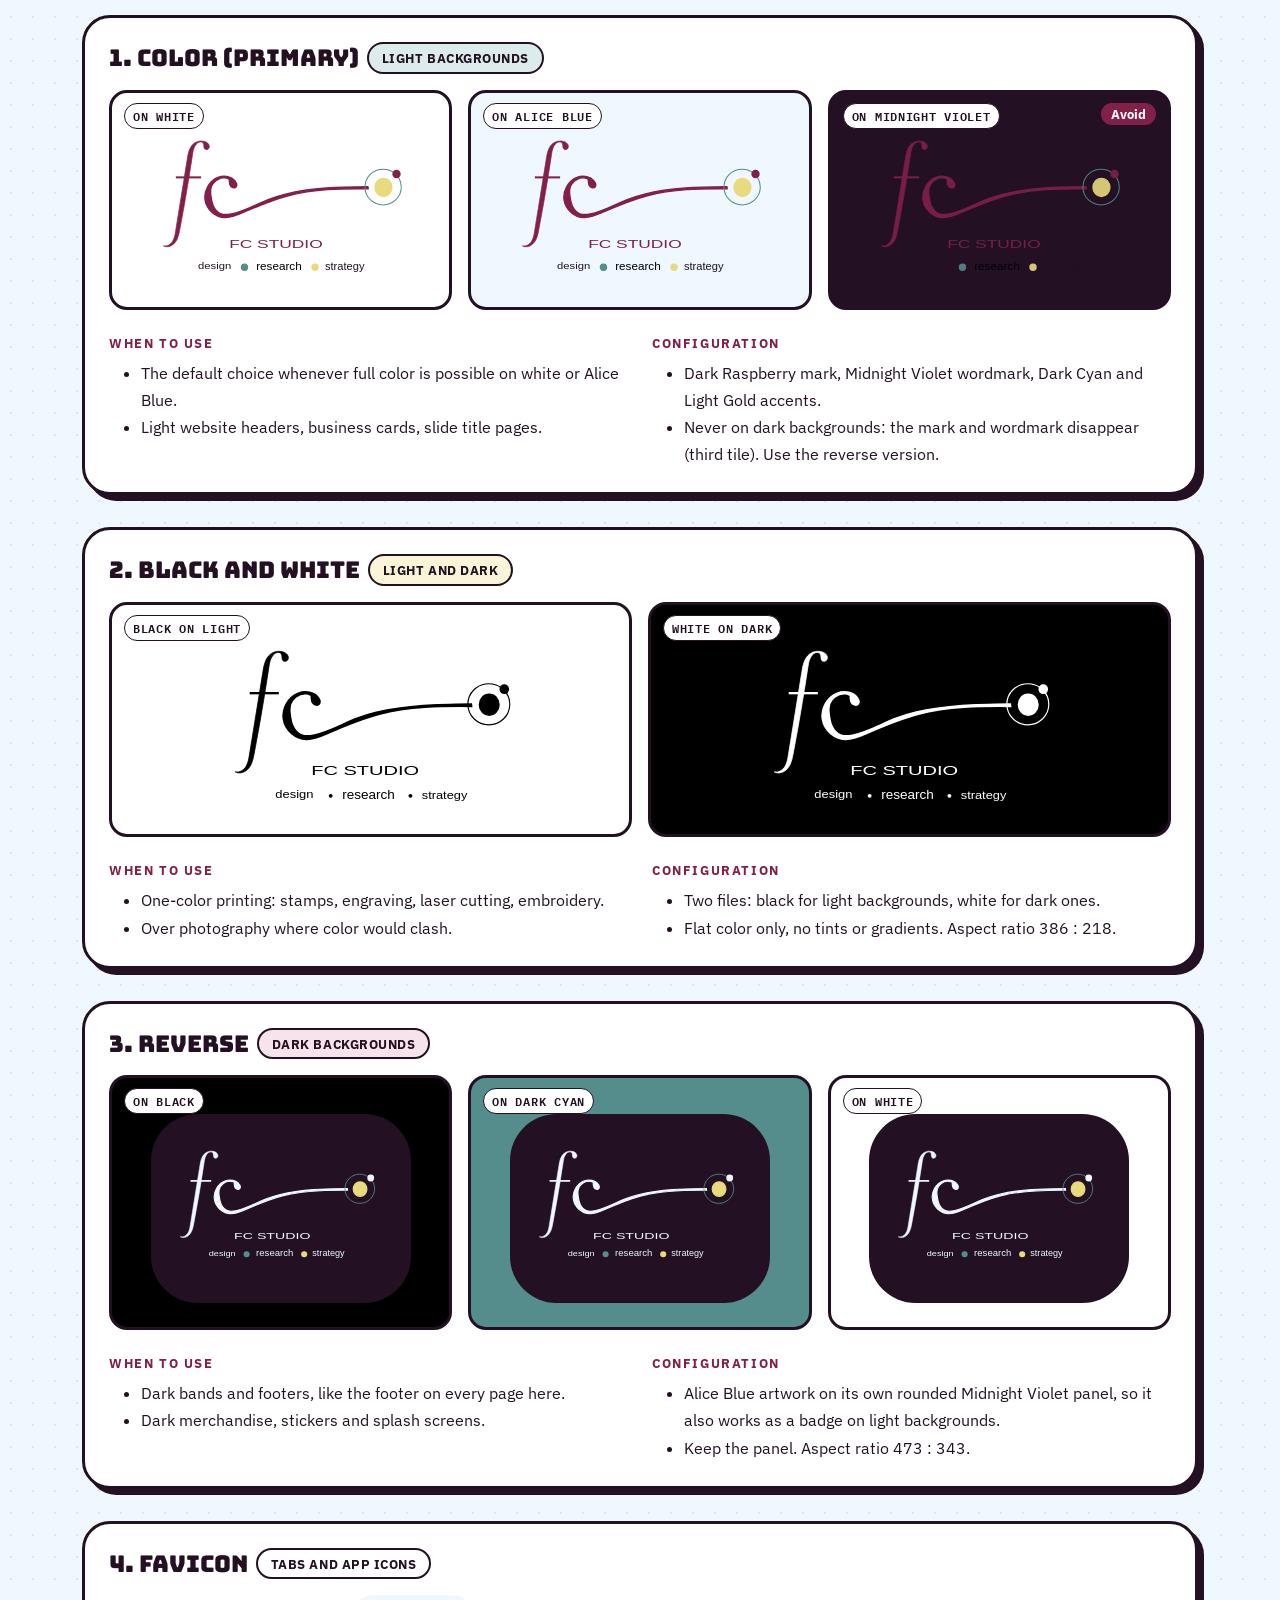
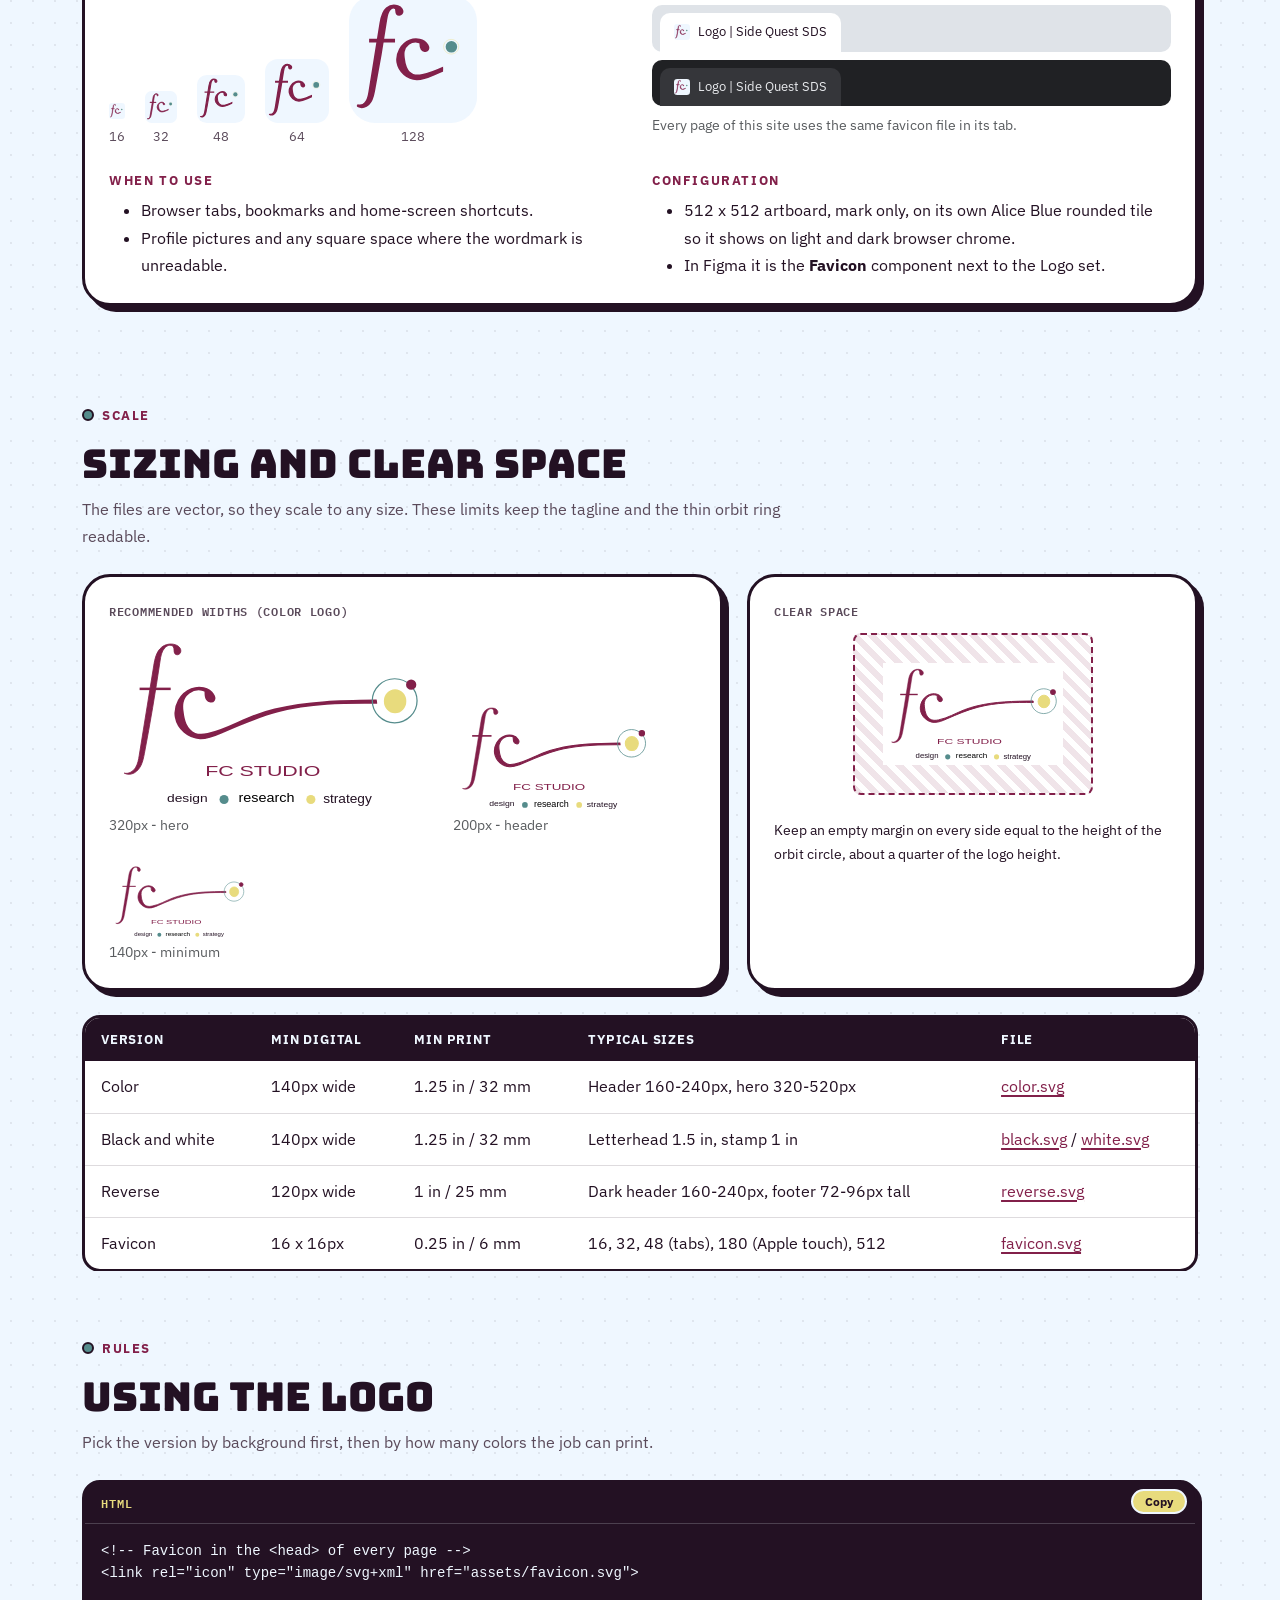
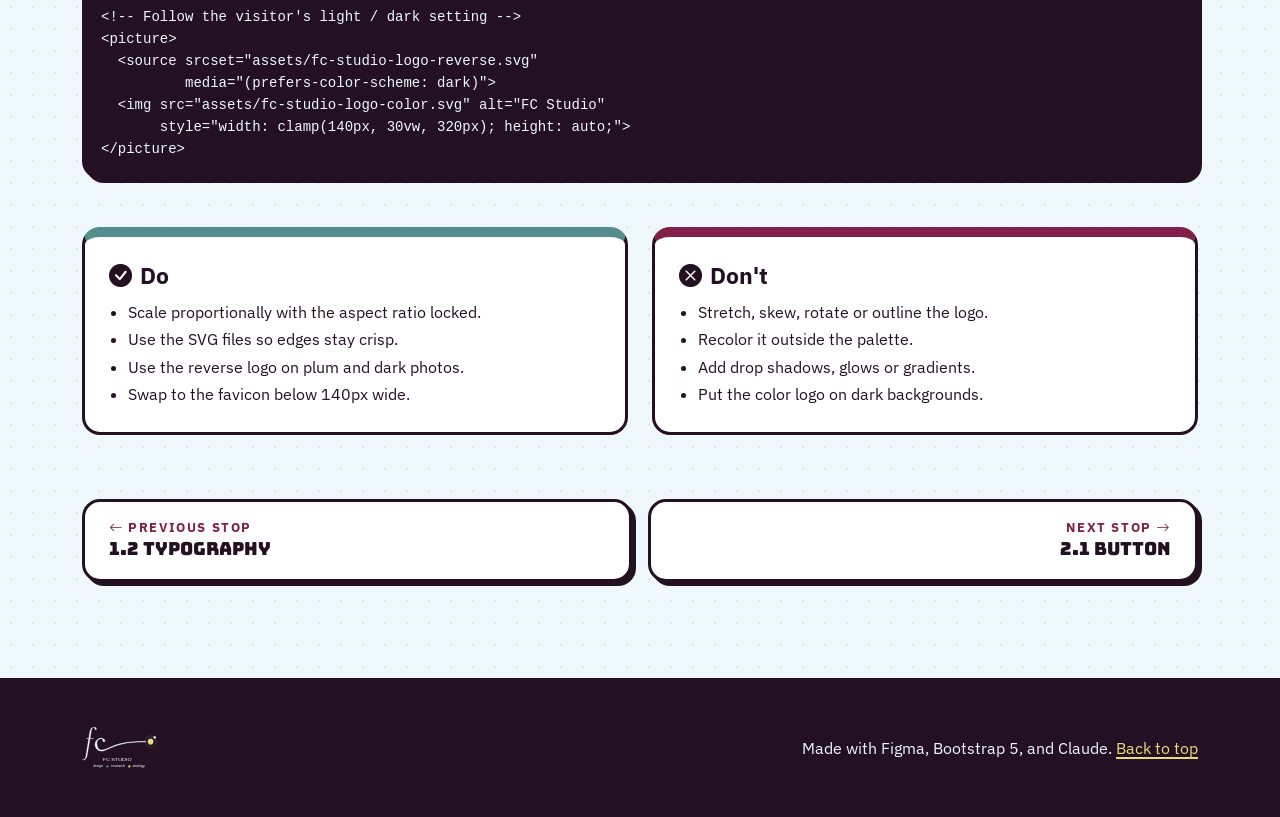
<file: foundations/logo.html>
<!doctype html>
<html lang="en">
<head>
  <meta charset="utf-8">
  <meta name="viewport" content="width=device-width, initial-scale=1">
  <title>Logo | Side Quest Simple Design System</title>
  <meta name="description" content="FC Studio logo versions, favicon and usage rules.">
  <link rel="icon" type="image/svg+xml" href="../assets/favicon.svg">
  <meta name="theme-color" content="#FAF5D6">
  <link rel="preconnect" href="https://fonts.googleapis.com">
  <link rel="preconnect" href="https://fonts.gstatic.com" crossorigin>
  <link href="https://fonts.googleapis.com/css2?family=Bungee&family=IBM+Plex+Mono:wght@400;600&family=IBM+Plex+Sans:ital,wght@0,400;0,500;0,600;0,700;1,400;1,500&display=swap" rel="stylesheet">
  <link href="https://cdn.jsdelivr.net/npm/bootstrap@5.3.3/dist/css/bootstrap.min.css" rel="stylesheet">
  <link href="https://cdn.jsdelivr.net/npm/bootstrap-icons@1.11.3/font/bootstrap-icons.min.css" rel="stylesheet">
  <link href="../css/tokens.css" rel="stylesheet">
  <link href="../css/components.css" rel="stylesheet">
  <link href="../css/site.css" rel="stylesheet">
</head>
<body id="top">
<a class="skip-link" href="#main">Skip to content</a>
<nav class="navbar navbar-expand-lg fc-navbar sticky-top" aria-label="Design system">
  <div class="container">
    <a class="navbar-brand d-flex align-items-center gap-2" href="../index.html">
      <img src="../assets/favicon.svg" alt="" width="44" height="44">
      <span>Design System</span>
    </a>
    <button class="navbar-toggler" type="button" data-bs-toggle="collapse" data-bs-target="#sdsNav" aria-controls="sdsNav" aria-expanded="false" aria-label="Toggle navigation">
      <span class="navbar-toggler-icon"></span>
    </button>
    <div class="collapse navbar-collapse" id="sdsNav">
      <ul class="navbar-nav ms-auto align-items-lg-center gap-lg-1 mt-3 mt-lg-0">
        <li class="nav-item dropdown"><a class="nav-link dropdown-toggle active" href="#" id="dd-found" role="button" data-bs-toggle="dropdown" aria-expanded="false">Foundations</a><ul class="dropdown-menu fc-dropdown" aria-labelledby="dd-found"><li><a class="dropdown-item" href="../foundations/color.html">1.1 Color</a></li><li><a class="dropdown-item" href="../foundations/typography.html">1.2 Typography</a></li><li><a class="dropdown-item active" href="../foundations/logo.html" aria-current="page">1.3 Logo</a></li></ul></li>
        <li class="nav-item dropdown"><a class="nav-link dropdown-toggle" href="#" id="dd-comp" role="button" data-bs-toggle="dropdown" aria-expanded="false">Components</a><ul class="dropdown-menu fc-dropdown" aria-labelledby="dd-comp"><li><a class="dropdown-item" href="../components/button.html">2.1 Button</a></li><li><a class="dropdown-item" href="../components/navbar.html">2.2 Navbar</a></li><li><a class="dropdown-item" href="../components/card.html">2.3 Card</a></li></ul></li>
        <li class="nav-item"><a class="nav-link" href="../patterns/index.html">Page Pattern</a></li>
        <li class="nav-item ms-lg-2 mt-2 mt-lg-0"><a class="btn btn-fc btn-fc-accent" href="../patterns/case-study.html">Live page <i class="bi bi-arrow-right" aria-hidden="true"></i></a></li>
      </ul>
    </div>
  </div>
</nav>

<main id="main">
  <header class="page-head">
    <div class="container">
      <div class="stop-pin"><span class="pin" aria-hidden="true"><span>1.3</span></span><span class="eyebrow">Foundations</span></div>
      <h1>Logo</h1>
      <p class="lead">The FC Studio logo from my logo guidelines: four versions, the favicon, sizing and the rules for using them.</p>
      <div><span class="source-chip"><i class="bi bi-file-earmark-text" aria-hidden="true"></i>DESIGN.md &gt; Component Families &gt; Logo, Favicon</span><span class="source-chip"><i class="bi bi-file-earmark-text" aria-hidden="true"></i>Logo guidelines page</span></div>
      <nav class="toc" aria-label="On this page"><a href="#mark">Mark</a><a href="#versions">Versions</a><a href="#sizing">Sizing</a><a href="#logo-rules">Rules</a></nav>
    </div>
  </header>
  <section class="doc-section" id="mark" aria-labelledby="mark-h">
    <div class="container">
      <p class="eyebrow">The mark</p>
      <h2 id="mark-h">FC Studio</h2>
      <p class="section-intro">A hand-drawn "f" swash flows into a "c" and lands on an orbiting planet. That orbit is why this whole system is full of rings, trails and moons.</p>
<div class="row g-4 align-items-center"><div class="col-lg-7"><div class="tile tile-alice" style="min-height:300px"><img src="../assets/fc-studio-logo-color.svg" alt="FC Studio logo: an f swash flowing into a c with an orbiting planet, above the words FC Studio and design, research, strategy" width="420"></div></div>
        <div class="col-lg-5"><div class="row row-cols-2 row-cols-sm-3 row-cols-lg-2 g-3"><div class="col"><div class="swatch"><div class="chip" style="background:#231123"></div><div class="body"><span class="name">Midnight Violet</span><code>#231123</code><br><code>color/plum/900</code></div></div></div><div class="col"><div class="swatch"><div class="chip" style="background:#82204A"></div><div class="body"><span class="name">Dark Raspberry</span><code>#82204A</code><br><code>color/raspberry/500</code></div></div></div><div class="col"><div class="swatch"><div class="chip" style="background:#558C8C"></div><div class="body"><span class="name">Dark Cyan</span><code>#558C8C</code><br><code>color/teal/500</code></div></div></div><div class="col"><div class="swatch"><div class="chip" style="background:#E8DB7D"></div><div class="body"><span class="name">Light Gold</span><code>#E8DB7D</code><br><code>color/gold/500</code></div></div></div><div class="col"><div class="swatch"><div class="chip" style="background:#EFF7FF"></div><div class="body"><span class="name">Alice Blue</span><code>#EFF7FF</code><br><code>color/alice/50</code></div></div></div></div></div></div>
    </div>
  </section>
  <section class="doc-section" id="versions" aria-labelledby="versions-h">
    <div class="container">
      <p class="eyebrow">Versions</p>
      <h2 id="versions-h">Four versions, one for every background</h2>
      <p class="section-intro">These are the same four files from my logo guidelines, and the same four variants in the Figma <strong>Logo</strong> component set (Version = Color, Black, White, Reverse) plus the <strong>Favicon</strong> component.</p>

<article class="version-card">
  <div class="d-flex flex-wrap align-items-center gap-2 mb-3"><h3>1. Color (primary)</h3><span class="fc-tag fc-tag-teal">Light backgrounds</span></div>
  <div class="row g-3 mb-4">
    <div class="col-md-4"><div class="tile tile-light"><span class="tile-label">On white</span><img src="../assets/fc-studio-logo-color.svg" alt="FC Studio color logo on white" width="260"></div></div>
    <div class="col-md-4"><div class="tile tile-alice"><span class="tile-label">On Alice Blue</span><img src="../assets/fc-studio-logo-color.svg" alt="FC Studio color logo on Alice Blue" width="260"></div></div>
    <div class="col-md-4"><div class="tile tile-dark tile-avoid"><span class="tile-label">On Midnight Violet</span><img src="../assets/fc-studio-logo-color.svg" alt="FC Studio color logo on Midnight Violet, where the mark disappears" width="260"></div></div>
  </div>
  <div class="row g-4"><div class="col-md-6"><h4>When to use</h4><ul class="mb-0"><li>The default choice whenever full color is possible on white or Alice Blue.</li><li>Light website headers, business cards, slide title pages.</li></ul></div>
  <div class="col-md-6"><h4>Configuration</h4><ul class="mb-0"><li>Dark Raspberry mark, Midnight Violet wordmark, Dark Cyan and Light Gold accents.</li><li>Never on dark backgrounds: the mark and wordmark disappear (third tile). Use the reverse version.</li></ul></div></div>
</article>
<article class="version-card">
  <div class="d-flex flex-wrap align-items-center gap-2 mb-3"><h3>2. Black and White</h3><span class="fc-tag fc-tag-gold">Light and dark</span></div>
  <div class="row g-3 mb-4">
    <div class="col-md-6"><div class="tile tile-light"><span class="tile-label">Black on light</span><img src="../assets/fc-studio-logo-black.svg" alt="FC Studio logo in black" width="300"></div></div>
    <div class="col-md-6"><div class="tile tile-black"><span class="tile-label">White on dark</span><img src="../assets/fc-studio-logo-white.svg" alt="FC Studio logo in white" width="300"></div></div>
  </div>
  <div class="row g-4"><div class="col-md-6"><h4>When to use</h4><ul class="mb-0"><li>One-color printing: stamps, engraving, laser cutting, embroidery.</li><li>Over photography where color would clash.</li></ul></div>
  <div class="col-md-6"><h4>Configuration</h4><ul class="mb-0"><li>Two files: black for light backgrounds, white for dark ones.</li><li>Flat color only, no tints or gradients. Aspect ratio 386 : 218.</li></ul></div></div>
</article>
<article class="version-card">
  <div class="d-flex flex-wrap align-items-center gap-2 mb-3"><h3>3. Reverse</h3><span class="fc-tag fc-tag-rasp">Dark backgrounds</span></div>
  <div class="row g-3 mb-4">
    <div class="col-md-4"><div class="tile tile-black"><span class="tile-label">On black</span><img src="../assets/fc-studio-logo-reverse.svg" alt="FC Studio reverse logo on black" width="260"></div></div>
    <div class="col-md-4"><div class="tile tile-teal"><span class="tile-label">On Dark Cyan</span><img src="../assets/fc-studio-logo-reverse.svg" alt="FC Studio reverse logo on Dark Cyan" width="260"></div></div>
    <div class="col-md-4"><div class="tile tile-light"><span class="tile-label">On white</span><img src="../assets/fc-studio-logo-reverse.svg" alt="FC Studio reverse logo on white, as a badge" width="260"></div></div>
  </div>
  <div class="row g-4"><div class="col-md-6"><h4>When to use</h4><ul class="mb-0"><li>Dark bands and footers, like the footer on every page here.</li><li>Dark merchandise, stickers and splash screens.</li></ul></div>
  <div class="col-md-6"><h4>Configuration</h4><ul class="mb-0"><li>Alice Blue artwork on its own rounded Midnight Violet panel, so it also works as a badge on light backgrounds.</li><li>Keep the panel. Aspect ratio 473 : 343.</li></ul></div></div>
</article>
<article class="version-card">
  <div class="d-flex flex-wrap align-items-center gap-2 mb-3"><h3>4. Favicon</h3><span class="fc-tag">Tabs and app icons</span></div>
  <div class="row g-4 align-items-center mb-4">
    <div class="col-lg-6"><div class="fav-ladder">
      <figure><img src="../assets/favicon.svg" width="16" height="16" alt="Favicon at 16 pixels"><figcaption>16</figcaption></figure>
      <figure><img src="../assets/favicon.svg" width="32" height="32" alt="Favicon at 32 pixels"><figcaption>32</figcaption></figure>
      <figure><img src="../assets/favicon.svg" width="48" height="48" alt="Favicon at 48 pixels"><figcaption>48</figcaption></figure>
      <figure><img src="../assets/favicon.svg" width="64" height="64" alt="Favicon at 64 pixels"><figcaption>64</figcaption></figure>
      <figure><img src="../assets/favicon.svg" width="128" height="128" alt="Favicon at 128 pixels"><figcaption>128</figcaption></figure>
    </div></div>
    <div class="col-lg-6">
      <div class="tab-strip tab-strip-light mb-2"><div class="tab-mock"><img src="../assets/favicon.svg" alt=""><span>Logo | Side Quest SDS</span></div></div>
      <div class="tab-strip tab-strip-dark"><div class="tab-mock"><img src="../assets/favicon.svg" alt=""><span>Logo | Side Quest SDS</span></div></div>
      <p class="small text-body-secondary mt-2 mb-0">Every page of this site uses the same favicon file in its tab.</p>
    </div>
  </div>
  <div class="row g-4"><div class="col-md-6"><h4>When to use</h4><ul class="mb-0"><li>Browser tabs, bookmarks and home-screen shortcuts.</li><li>Profile pictures and any square space where the wordmark is unreadable.</li></ul></div>
  <div class="col-md-6"><h4>Configuration</h4><ul class="mb-0"><li>512 x 512 artboard, mark only, on its own Alice Blue rounded tile so it shows on light and dark browser chrome.</li><li>In Figma it is the <strong>Favicon</strong> component next to the Logo set.</li></ul></div></div>
</article>
    </div>
  </section>
  <section class="doc-section" id="sizing" aria-labelledby="sizing-h">
    <div class="container">
      <p class="eyebrow">Scale</p>
      <h2 id="sizing-h">Sizing and clear space</h2>
      <p class="section-intro">The files are vector, so they scale to any size. These limits keep the tagline and the thin orbit ring readable.</p>
<div class="row g-4 mb-4"><div class="col-lg-7"><div class="panel h-100"><p class="demo-label">Recommended widths (color logo)</p>
          <div class="d-flex flex-wrap align-items-end gap-4">
            <figure class="m-0"><img src="../assets/fc-studio-logo-color.svg" width="320" alt="Logo at 320 pixels wide" style="max-width:100%;height:auto"><figcaption class="small text-body-secondary">320px - hero</figcaption></figure>
            <figure class="m-0"><img src="../assets/fc-studio-logo-color.svg" width="200" alt="Logo at 200 pixels wide"><figcaption class="small text-body-secondary">200px - header</figcaption></figure>
            <figure class="m-0"><img src="../assets/fc-studio-logo-color.svg" width="140" alt="Logo at 140 pixels wide"><figcaption class="small text-body-secondary">140px - minimum</figcaption></figure>
          </div></div></div>
          <div class="col-lg-5"><div class="panel h-100 text-center"><p class="demo-label text-start">Clear space</p><div class="clearspace mb-3"><img src="../assets/fc-studio-logo-color.svg" alt="Logo with its clear space zone shown around it"></div>
          <p class="small text-start mb-0">Keep an empty margin on every side equal to the height of the orbit circle, about a quarter of the logo height.</p></div></div></div><div class="table-responsive"><table class="spec-table"><caption class="visually-hidden">Logo sizes</caption><thead><tr><th scope="col">Version</th><th scope="col">Min digital</th><th scope="col">Min print</th><th scope="col">Typical sizes</th><th scope="col">File</th></tr></thead><tbody><tr><td>Color</td><td>140px wide</td><td>1.25 in / 32 mm</td><td>Header 160-240px, hero 320-520px</td><td><a href="../assets/fc-studio-logo-color.svg" download>color.svg</a></td></tr><tr><td>Black and white</td><td>140px wide</td><td>1.25 in / 32 mm</td><td>Letterhead 1.5 in, stamp 1 in</td><td><a href="../assets/fc-studio-logo-black.svg" download>black.svg</a> / <a href="../assets/fc-studio-logo-white.svg" download>white.svg</a></td></tr><tr><td>Reverse</td><td>120px wide</td><td>1 in / 25 mm</td><td>Dark header 160-240px, footer 72-96px tall</td><td><a href="../assets/fc-studio-logo-reverse.svg" download>reverse.svg</a></td></tr><tr><td>Favicon</td><td>16 x 16px</td><td>0.25 in / 6 mm</td><td>16, 32, 48 (tabs), 180 (Apple touch), 512</td><td><a href="../assets/favicon.svg" download>favicon.svg</a></td></tr></tbody></table></div>
    </div>
  </section>
  <section class="doc-section" id="logo-rules" aria-labelledby="logo-rules-h">
    <div class="container">
      <p class="eyebrow">Rules</p>
      <h2 id="logo-rules-h">Using the logo</h2>
      <p class="section-intro">Pick the version by background first, then by how many colors the job can print.</p>
<div class="code-block"><span class="code-title">HTML</span><button class="copy-btn" type="button">Copy</button><pre tabindex="0" aria-label="HTML code"><code>&lt;!-- Favicon in the &lt;head&gt; of every page --&gt;
&lt;link rel="icon" type="image/svg+xml" href="assets/favicon.svg"&gt;

&lt;!-- Follow the visitor's light / dark setting --&gt;
&lt;picture&gt;
  &lt;source srcset="assets/fc-studio-logo-reverse.svg"
          media="(prefers-color-scheme: dark)"&gt;
  &lt;img src="assets/fc-studio-logo-color.svg" alt="FC Studio"
       style="width: clamp(140px, 30vw, 320px); height: auto;"&gt;
&lt;/picture&gt;</code></pre></div><div class="row g-4 mt-1"><div class="col-md-6"><div class="dodont do"><h3><i class="bi bi-check-circle-fill" aria-hidden="true"></i> Do</h3><ul><li>Scale proportionally with the aspect ratio locked.</li><li>Use the SVG files so edges stay crisp.</li><li>Use the reverse logo on plum and dark photos.</li><li>Swap to the favicon below 140px wide.</li></ul></div></div><div class="col-md-6"><div class="dodont dont"><h3><i class="bi bi-x-circle-fill" aria-hidden="true"></i> Don't</h3><ul><li>Stretch, skew, rotate or outline the logo.</li><li>Recolor it outside the palette.</li><li>Add drop shadows, glows or gradients.</li><li>Put the color logo on dark backgrounds.</li></ul></div></div></div>
    </div>
  </section>

<div class="container"><nav class="pager" aria-label="Previous and next stops"><a class="prev" href="../foundations/typography.html"><span class="dir"><i class="bi bi-arrow-left" aria-hidden="true"></i> Previous stop</span><span class="ttl">1.2 Typography</span></a><a class="next" href="../components/button.html"><span class="dir">Next stop <i class="bi bi-arrow-right" aria-hidden="true"></i></span><span class="ttl">2.1 Button</span></a></nav></div>
</main>
<footer class="site-footer">
  <div class="container d-flex flex-column flex-lg-row justify-content-between align-items-lg-center gap-3">
    <img src="../assets/fc-studio-logo-reverse.svg" alt="FC Studio - design, research, strategy">
    <p class="mb-0">Made with Figma, Bootstrap 5, and Claude. <a href="#top">Back to top</a></p>
  </div>
</footer>
<div id="copy-status" class="visually-hidden" aria-live="polite"></div>
<script src="https://cdn.jsdelivr.net/npm/bootstrap@5.3.3/dist/js/bootstrap.bundle.min.js"></script>
<script>
  const live = document.getElementById('copy-status');
  const say = m => { if (live) { live.textContent = ''; setTimeout(() => live.textContent = m, 30); } };
  document.querySelectorAll('.copy-btn').forEach(btn => btn.addEventListener('click', async () => {
    const txt = btn.parentElement.querySelector('code').innerText;
    try { await navigator.clipboard.writeText(txt); btn.textContent = 'Copied!'; say('Code copied to clipboard'); }
    catch { btn.textContent = 'Select and copy'; }
    setTimeout(() => btn.textContent = 'Copy', 1600);
  }));
  document.querySelectorAll('[data-copy]').forEach(btn => btn.addEventListener('click', async () => {
    try { await navigator.clipboard.writeText(btn.dataset.copy); say(btn.dataset.copy + ' copied'); btn.classList.add('copied'); setTimeout(() => btn.classList.remove('copied'), 1200); } catch {}
  }));
</script>

</body>
</html>
</file>
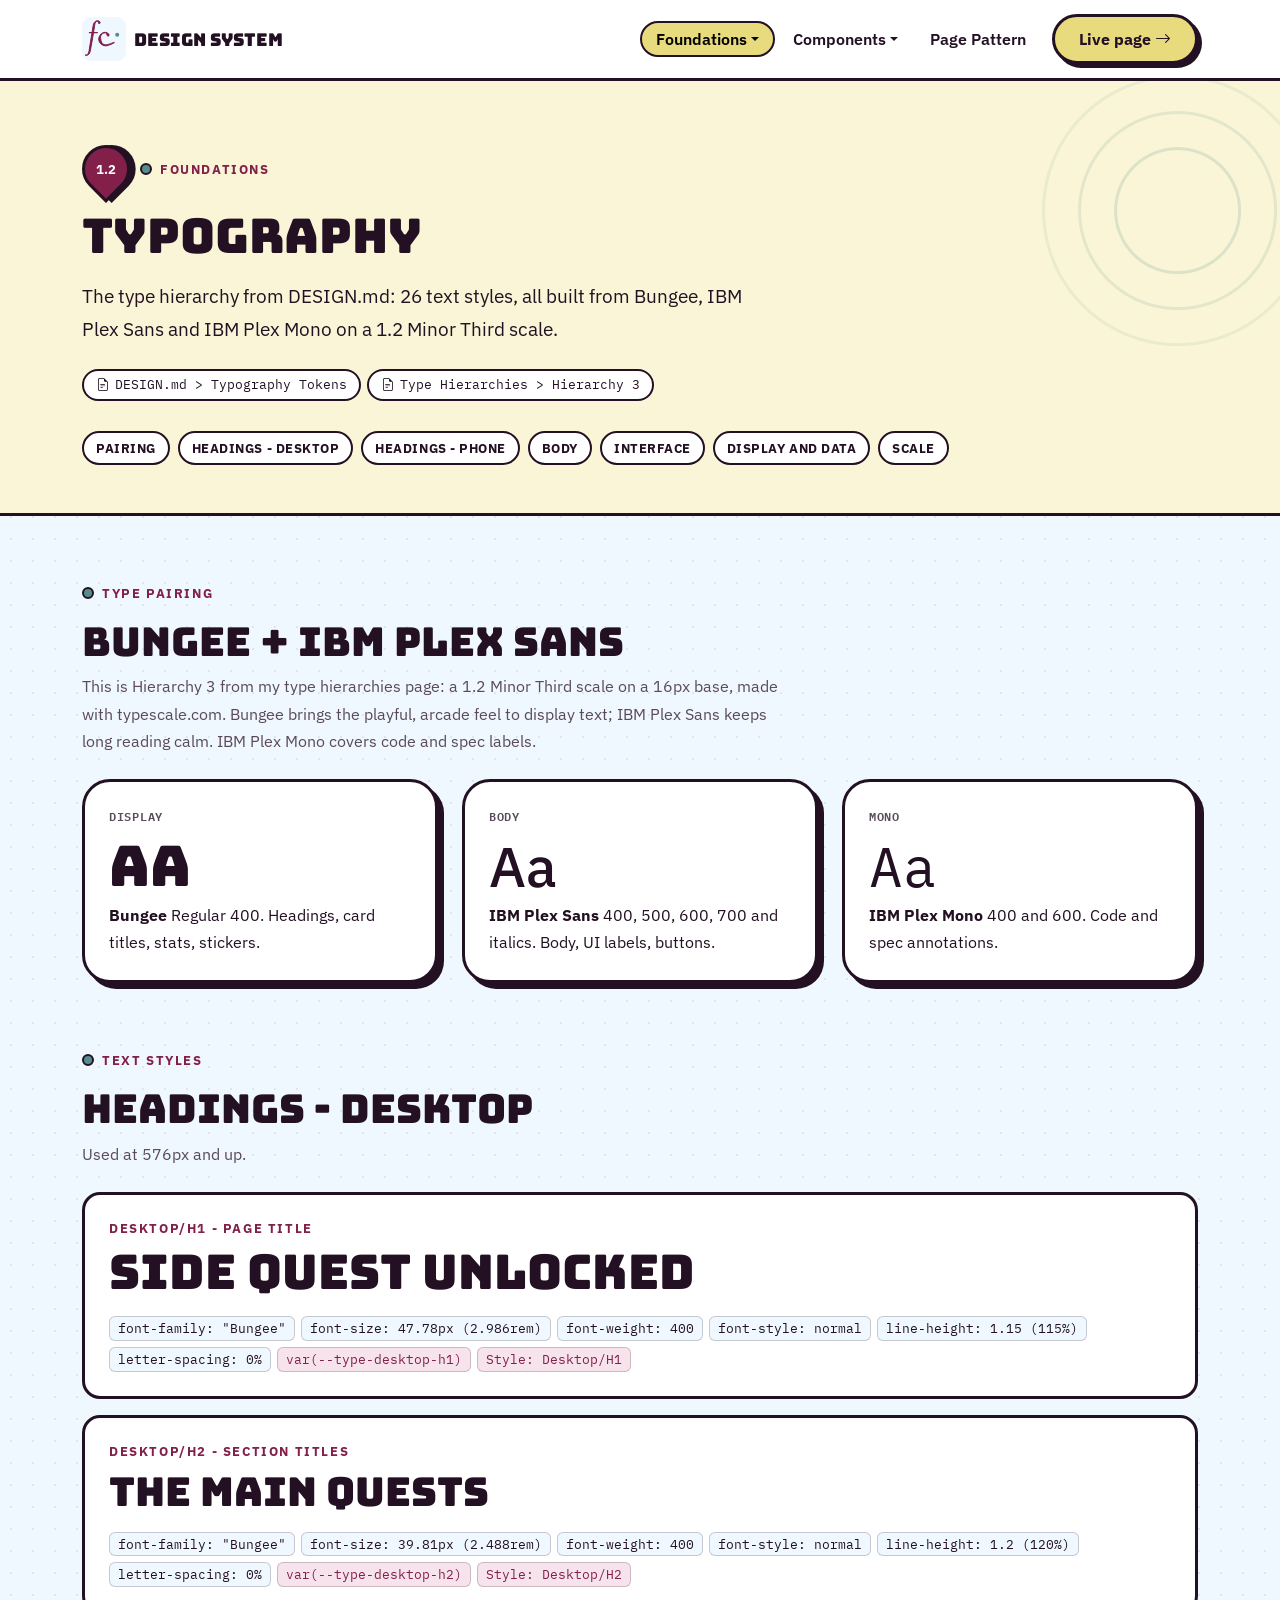
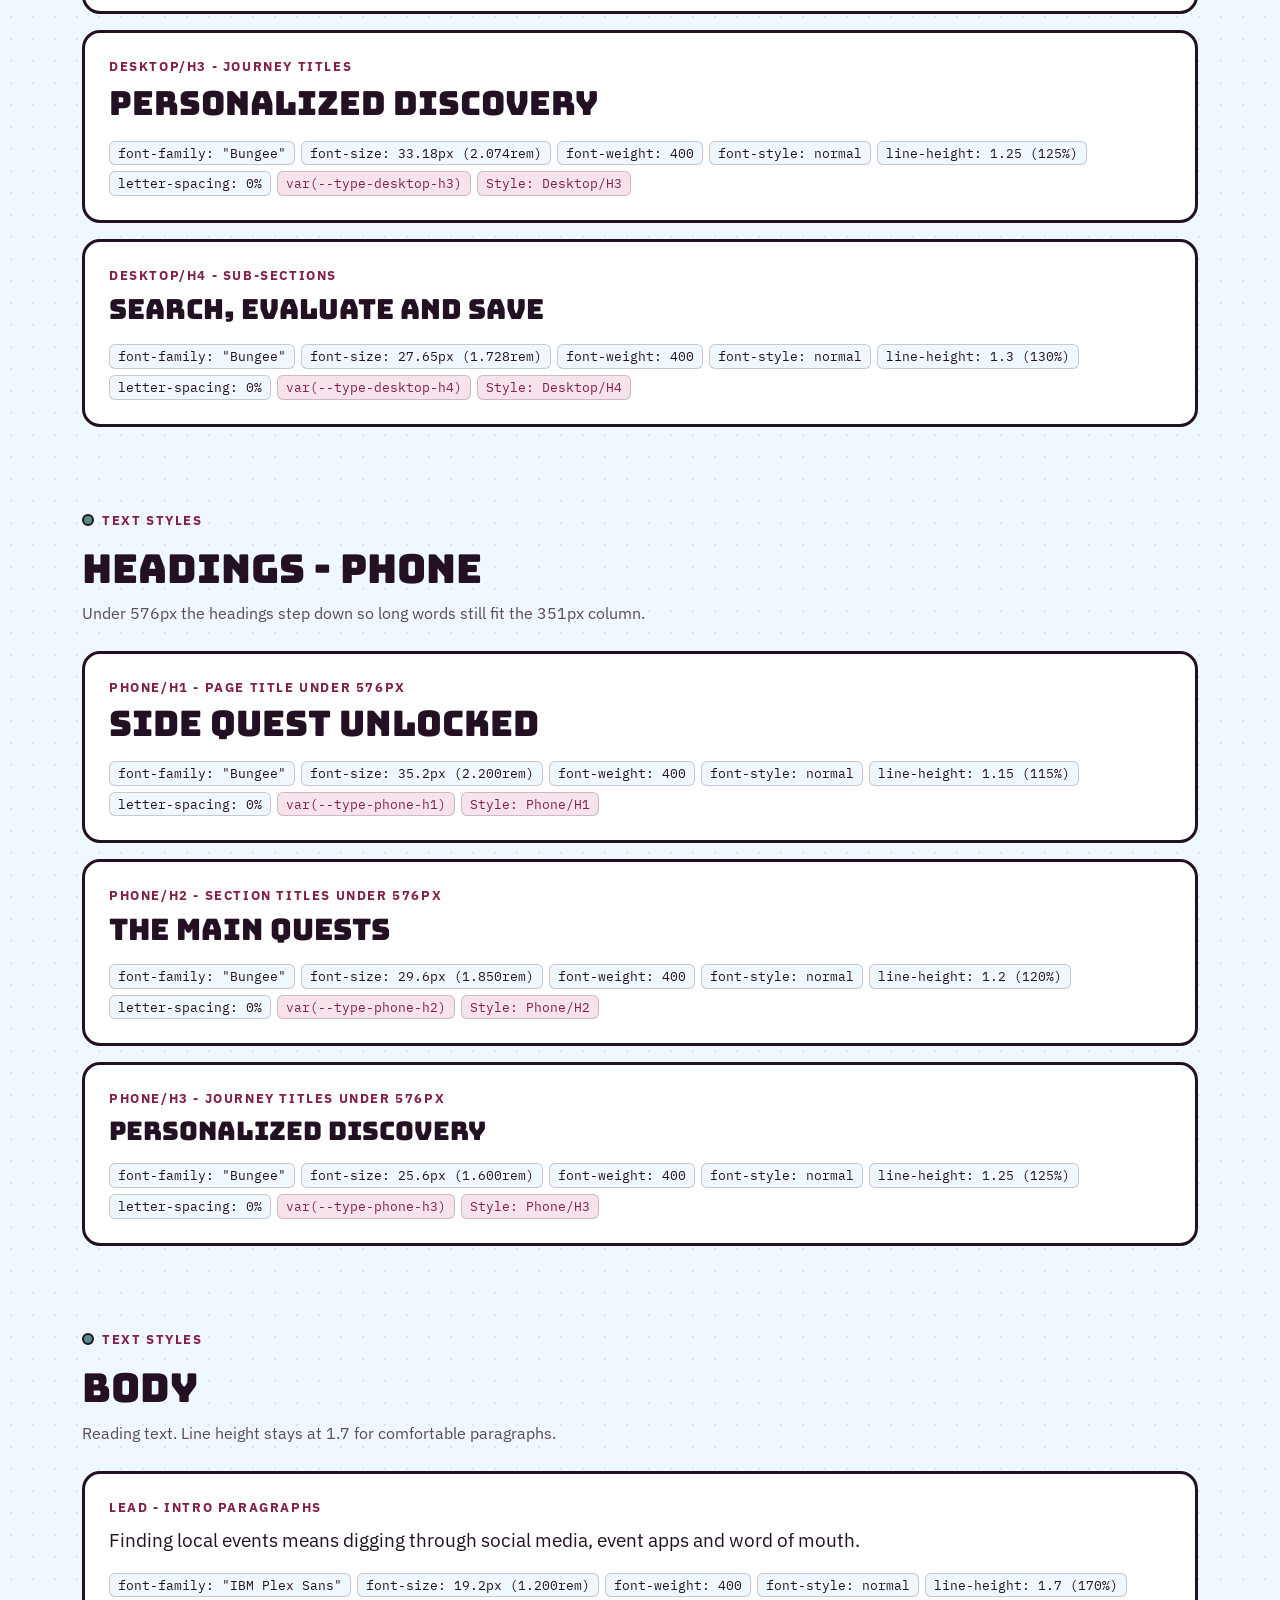
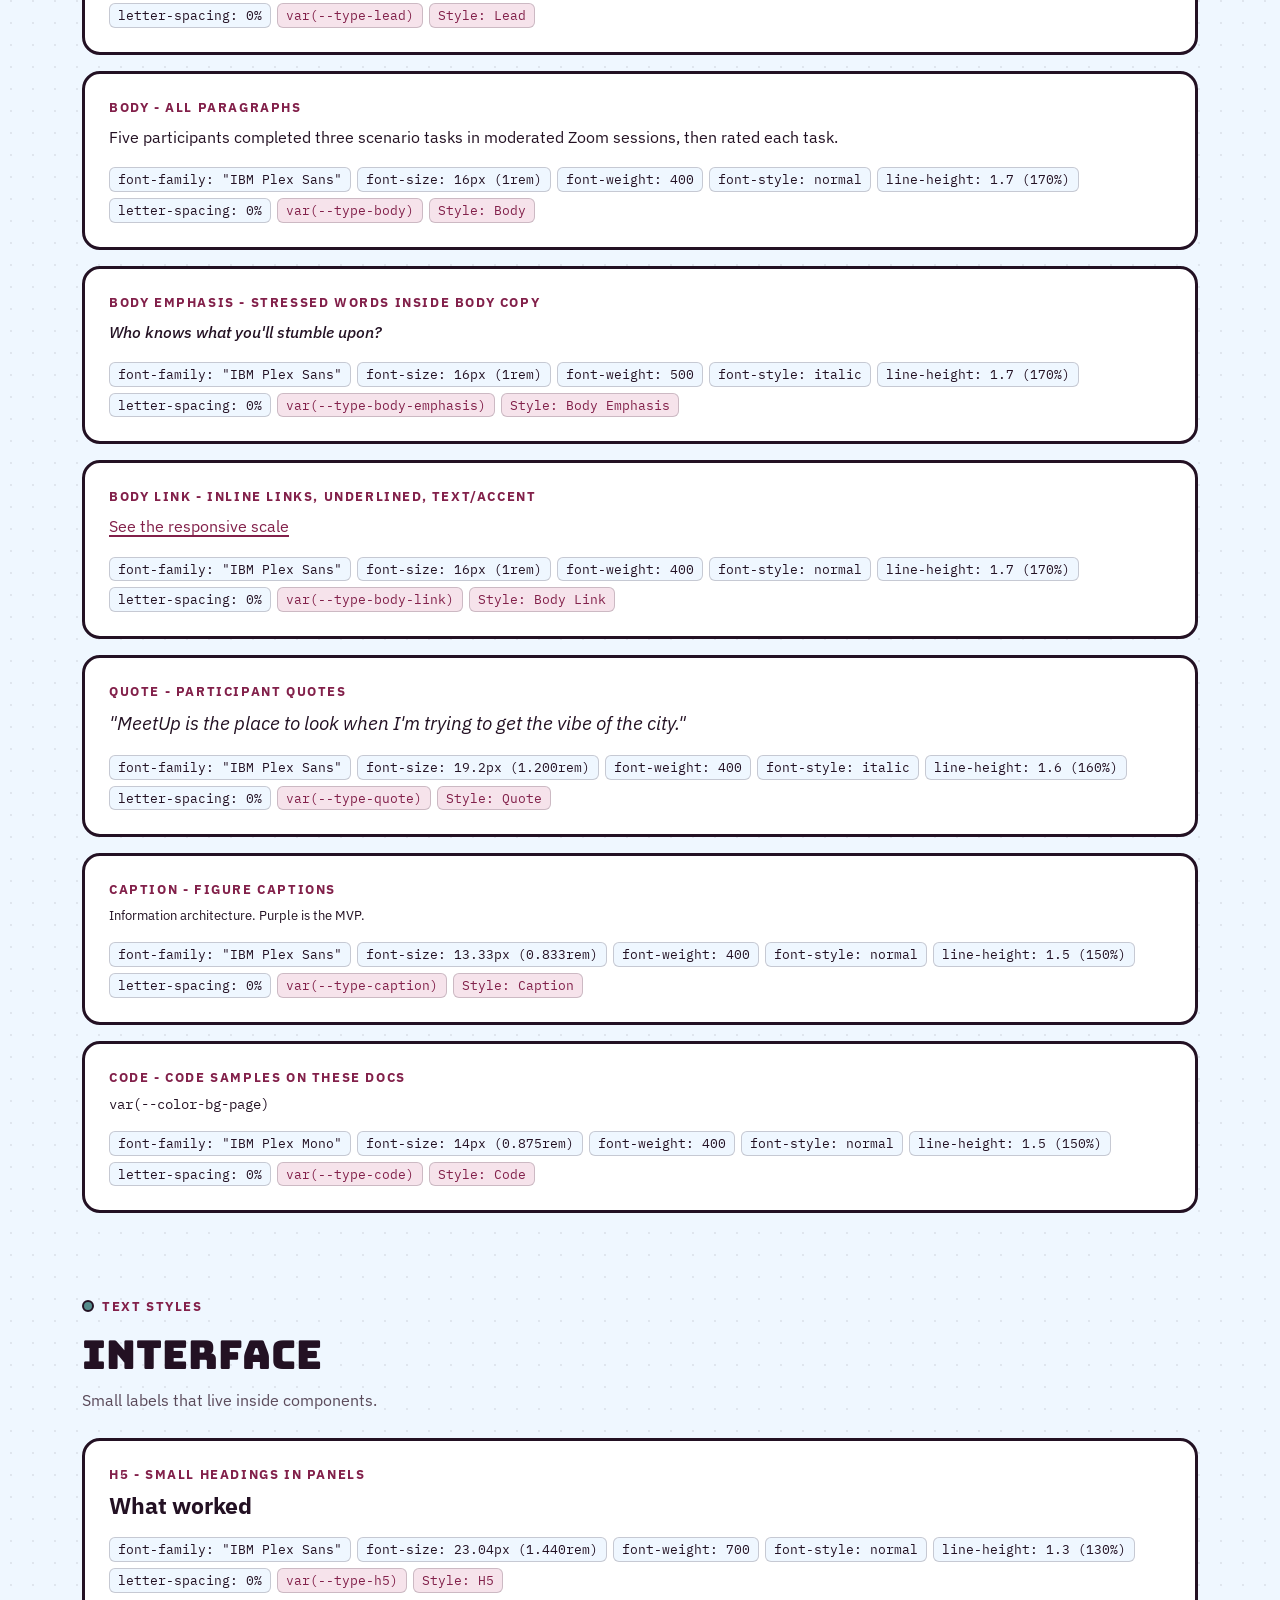
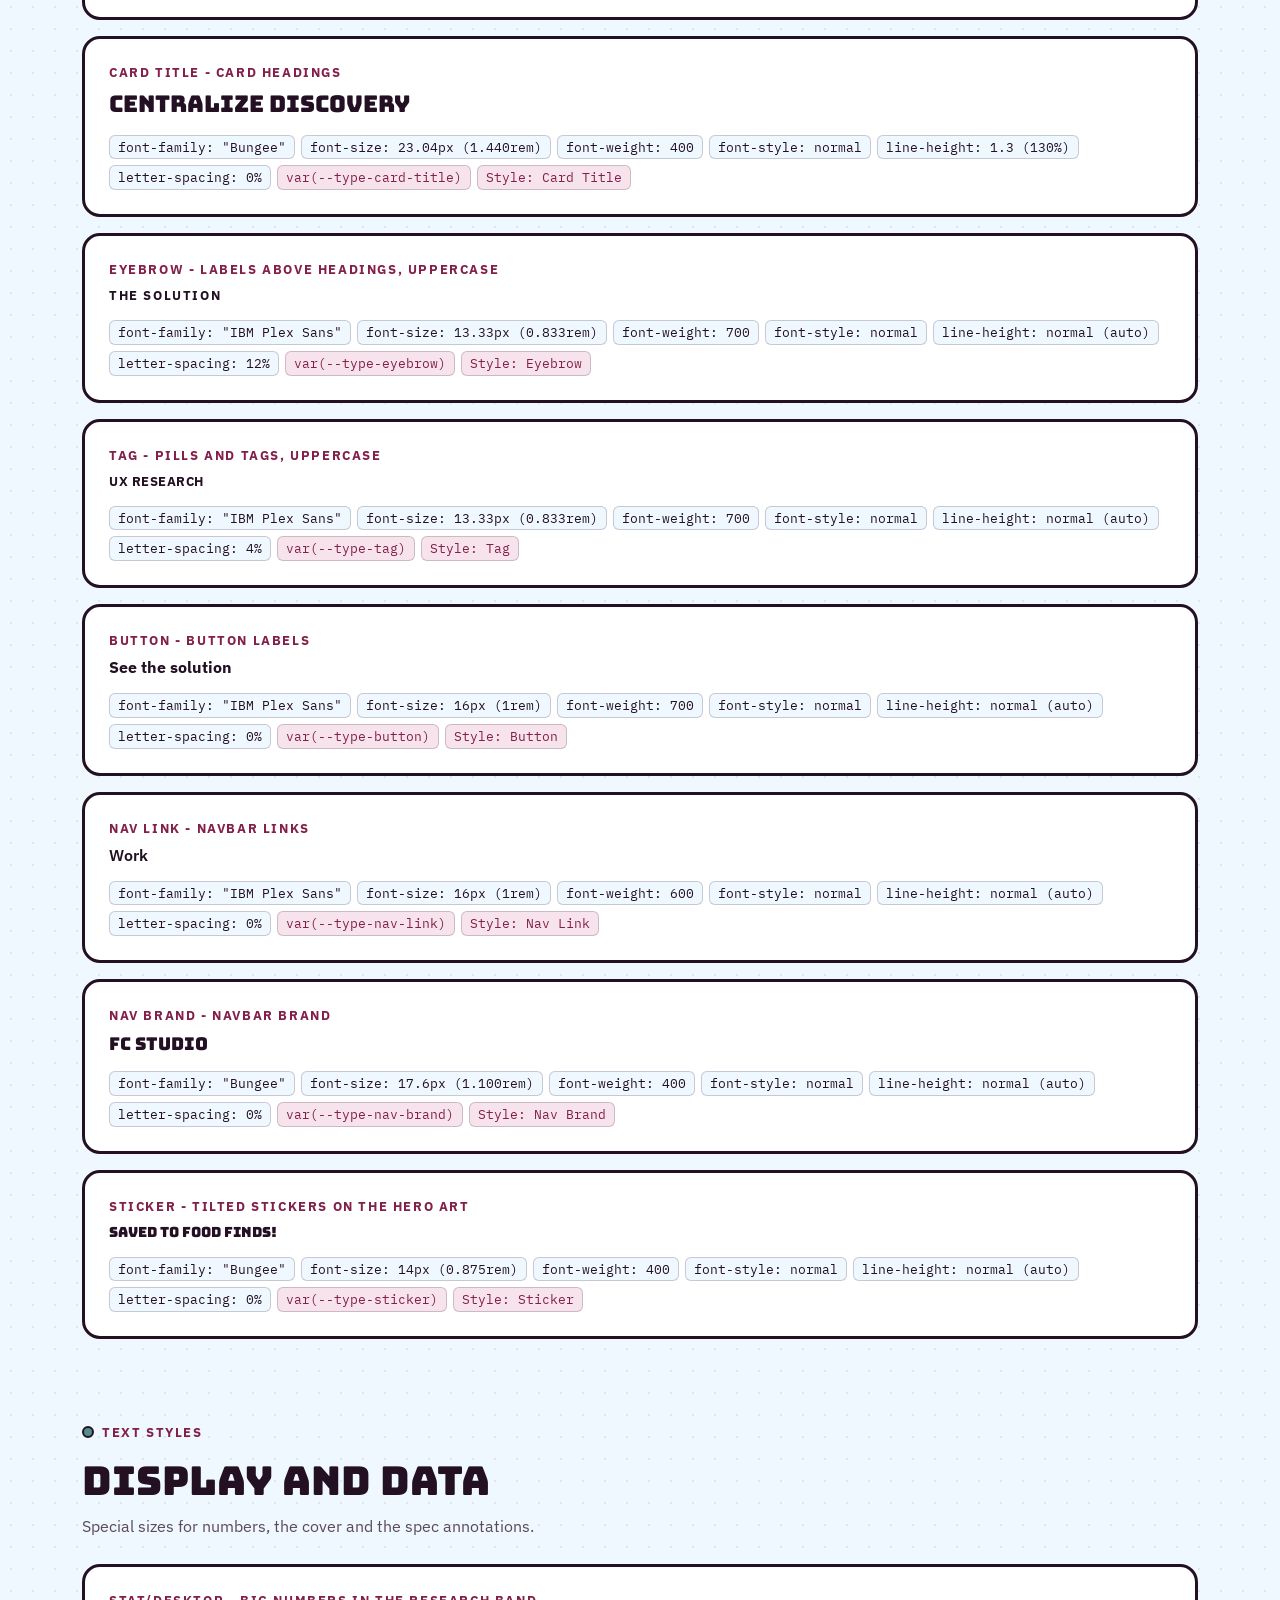
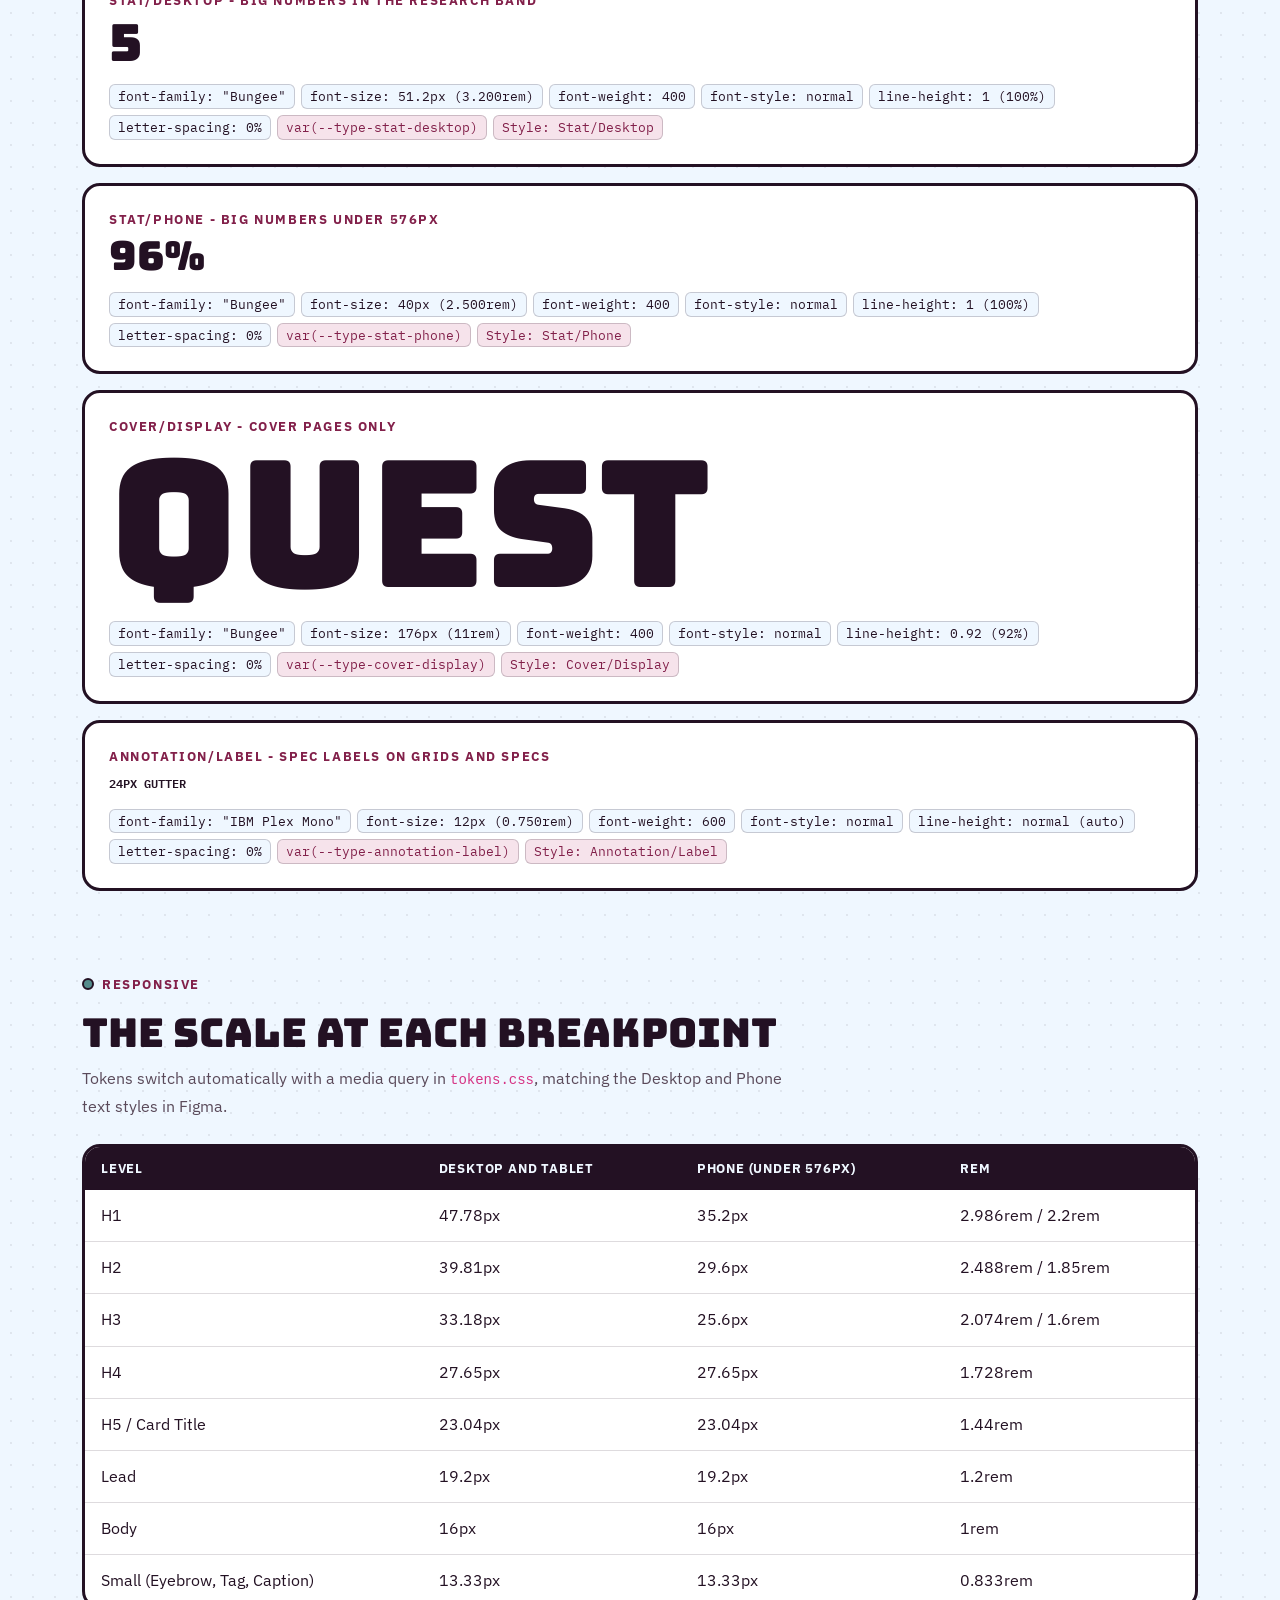
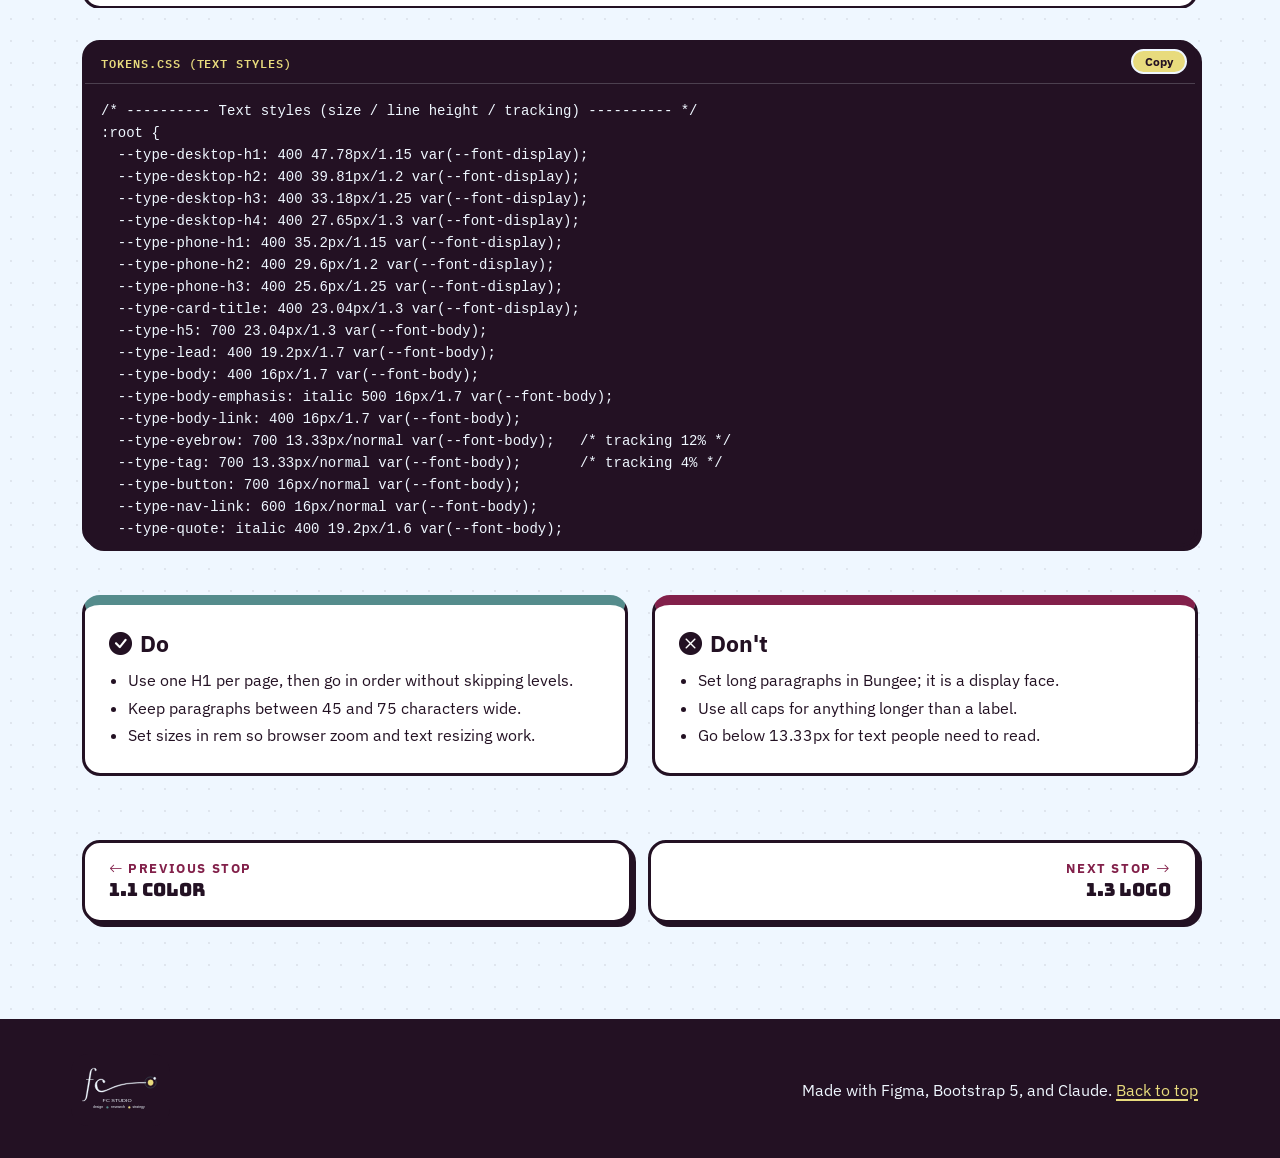
<file: foundations/typography.html>
<!doctype html>
<html lang="en">
<head>
  <meta charset="utf-8">
  <meta name="viewport" content="width=device-width, initial-scale=1">
  <title>Typography | Side Quest Simple Design System</title>
  <meta name="description" content="Typography hierarchy for the Side Quest simple design system.">
  <link rel="icon" type="image/svg+xml" href="../assets/favicon.svg">
  <meta name="theme-color" content="#FAF5D6">
  <link rel="preconnect" href="https://fonts.googleapis.com">
  <link rel="preconnect" href="https://fonts.gstatic.com" crossorigin>
  <link href="https://fonts.googleapis.com/css2?family=Bungee&family=IBM+Plex+Mono:wght@400;600&family=IBM+Plex+Sans:ital,wght@0,400;0,500;0,600;0,700;1,400;1,500&display=swap" rel="stylesheet">
  <link href="https://cdn.jsdelivr.net/npm/bootstrap@5.3.3/dist/css/bootstrap.min.css" rel="stylesheet">
  <link href="https://cdn.jsdelivr.net/npm/bootstrap-icons@1.11.3/font/bootstrap-icons.min.css" rel="stylesheet">
  <link href="../css/tokens.css" rel="stylesheet">
  <link href="../css/components.css" rel="stylesheet">
  <link href="../css/site.css" rel="stylesheet">
</head>
<body id="top">
<a class="skip-link" href="#main">Skip to content</a>
<nav class="navbar navbar-expand-lg fc-navbar sticky-top" aria-label="Design system">
  <div class="container">
    <a class="navbar-brand d-flex align-items-center gap-2" href="../index.html">
      <img src="../assets/favicon.svg" alt="" width="44" height="44">
      <span>Design System</span>
    </a>
    <button class="navbar-toggler" type="button" data-bs-toggle="collapse" data-bs-target="#sdsNav" aria-controls="sdsNav" aria-expanded="false" aria-label="Toggle navigation">
      <span class="navbar-toggler-icon"></span>
    </button>
    <div class="collapse navbar-collapse" id="sdsNav">
      <ul class="navbar-nav ms-auto align-items-lg-center gap-lg-1 mt-3 mt-lg-0">
        <li class="nav-item dropdown"><a class="nav-link dropdown-toggle active" href="#" id="dd-found" role="button" data-bs-toggle="dropdown" aria-expanded="false">Foundations</a><ul class="dropdown-menu fc-dropdown" aria-labelledby="dd-found"><li><a class="dropdown-item" href="../foundations/color.html">1.1 Color</a></li><li><a class="dropdown-item active" href="../foundations/typography.html" aria-current="page">1.2 Typography</a></li><li><a class="dropdown-item" href="../foundations/logo.html">1.3 Logo</a></li></ul></li>
        <li class="nav-item dropdown"><a class="nav-link dropdown-toggle" href="#" id="dd-comp" role="button" data-bs-toggle="dropdown" aria-expanded="false">Components</a><ul class="dropdown-menu fc-dropdown" aria-labelledby="dd-comp"><li><a class="dropdown-item" href="../components/button.html">2.1 Button</a></li><li><a class="dropdown-item" href="../components/navbar.html">2.2 Navbar</a></li><li><a class="dropdown-item" href="../components/card.html">2.3 Card</a></li></ul></li>
        <li class="nav-item"><a class="nav-link" href="../patterns/index.html">Page Pattern</a></li>
        <li class="nav-item ms-lg-2 mt-2 mt-lg-0"><a class="btn btn-fc btn-fc-accent" href="../patterns/case-study.html">Live page <i class="bi bi-arrow-right" aria-hidden="true"></i></a></li>
      </ul>
    </div>
  </div>
</nav>

<main id="main">
  <header class="page-head">
    <div class="container">
      <div class="stop-pin"><span class="pin" aria-hidden="true"><span>1.2</span></span><span class="eyebrow">Foundations</span></div>
      <h1>Typography</h1>
      <p class="lead">The type hierarchy from DESIGN.md: 26 text styles, all built from Bungee, IBM Plex Sans and IBM Plex Mono on a 1.2 Minor Third scale.</p>
      <div><span class="source-chip"><i class="bi bi-file-earmark-text" aria-hidden="true"></i>DESIGN.md &gt; Typography Tokens</span><span class="source-chip"><i class="bi bi-file-earmark-text" aria-hidden="true"></i>Type Hierarchies &gt; Hierarchy 3</span></div>
      <nav class="toc" aria-label="On this page"><a href="#families">Pairing</a><a href="#headings-desktop">Headings - Desktop</a><a href="#headings-phone">Headings - Phone</a><a href="#body">Body</a><a href="#interface">Interface</a><a href="#display-and-data">Display and data</a><a href="#scale">Scale</a></nav>
    </div>
  </header>
  <section class="doc-section" id="families" aria-labelledby="families-h">
    <div class="container">
      <p class="eyebrow">Type pairing</p>
      <h2 id="families-h">Bungee + IBM Plex Sans</h2>
      <p class="section-intro">This is Hierarchy 3 from my type hierarchies page: a 1.2 Minor Third scale on a 16px base, made with typescale.com. Bungee brings the playful, arcade feel to display text; IBM Plex Sans keeps long reading calm. IBM Plex Mono covers code and spec labels.</p>
<div class="row g-4">
      <div class="col-md-4"><div class="panel h-100"><p class="demo-label">Display</p><p style="font:400 56px/1 var(--font-display)" class="mb-2">Aa</p><p class="mb-0"><strong>Bungee</strong> Regular 400. Headings, card titles, stats, stickers.</p></div></div>
      <div class="col-md-4"><div class="panel h-100"><p class="demo-label">Body</p><p style="font:500 56px/1 var(--font-body)" class="mb-2">Aa</p><p class="mb-0"><strong>IBM Plex Sans</strong> 400, 500, 600, 700 and italics. Body, UI labels, buttons.</p></div></div>
      <div class="col-md-4"><div class="panel h-100"><p class="demo-label">Mono</p><p style="font:400 56px/1 var(--font-mono)" class="mb-2">Aa</p><p class="mb-0"><strong>IBM Plex Mono</strong> 400 and 600. Code and spec annotations.</p></div></div>
    </div>
    </div>
  </section>
  <section class="doc-section" id="headings-desktop" aria-labelledby="headings-desktop-h">
    <div class="container">
      <p class="eyebrow">Text styles</p>
      <h2 id="headings-desktop-h">Headings - Desktop</h2>
      <p class="section-intro">Used at 576px and up.</p>
<div class="spec-block"><p class="label">Desktop/H1 - Page title</p>
          <p class="sample" style="font: var(--type-desktop-h1);">Side quest unlocked</p><ul class="spec-list"><li>font-family: "Bungee"</li><li>font-size: 47.78px (2.986rem)</li><li>font-weight: 400</li><li>font-style: normal</li><li>line-height: 1.15 (115%)</li><li>letter-spacing: 0%</li><li class="token">var(--type-desktop-h1)</li><li class="token">Style: Desktop/H1</li></ul></div>
<div class="spec-block"><p class="label">Desktop/H2 - Section titles</p>
          <p class="sample" style="font: var(--type-desktop-h2);">The main quests</p><ul class="spec-list"><li>font-family: "Bungee"</li><li>font-size: 39.81px (2.488rem)</li><li>font-weight: 400</li><li>font-style: normal</li><li>line-height: 1.2 (120%)</li><li>letter-spacing: 0%</li><li class="token">var(--type-desktop-h2)</li><li class="token">Style: Desktop/H2</li></ul></div>
<div class="spec-block"><p class="label">Desktop/H3 - Journey titles</p>
          <p class="sample" style="font: var(--type-desktop-h3);">Personalized discovery</p><ul class="spec-list"><li>font-family: "Bungee"</li><li>font-size: 33.18px (2.074rem)</li><li>font-weight: 400</li><li>font-style: normal</li><li>line-height: 1.25 (125%)</li><li>letter-spacing: 0%</li><li class="token">var(--type-desktop-h3)</li><li class="token">Style: Desktop/H3</li></ul></div>
<div class="spec-block"><p class="label">Desktop/H4 - Sub-sections</p>
          <p class="sample" style="font: var(--type-desktop-h4);">Search, evaluate and save</p><ul class="spec-list"><li>font-family: "Bungee"</li><li>font-size: 27.65px (1.728rem)</li><li>font-weight: 400</li><li>font-style: normal</li><li>line-height: 1.3 (130%)</li><li>letter-spacing: 0%</li><li class="token">var(--type-desktop-h4)</li><li class="token">Style: Desktop/H4</li></ul></div>
    </div>
  </section>
  <section class="doc-section" id="headings-phone" aria-labelledby="headings-phone-h">
    <div class="container">
      <p class="eyebrow">Text styles</p>
      <h2 id="headings-phone-h">Headings - Phone</h2>
      <p class="section-intro">Under 576px the headings step down so long words still fit the 351px column.</p>
<div class="spec-block"><p class="label">Phone/H1 - Page title under 576px</p>
          <p class="sample" style="font: var(--type-phone-h1);">Side quest unlocked</p><ul class="spec-list"><li>font-family: "Bungee"</li><li>font-size: 35.2px (2.200rem)</li><li>font-weight: 400</li><li>font-style: normal</li><li>line-height: 1.15 (115%)</li><li>letter-spacing: 0%</li><li class="token">var(--type-phone-h1)</li><li class="token">Style: Phone/H1</li></ul></div>
<div class="spec-block"><p class="label">Phone/H2 - Section titles under 576px</p>
          <p class="sample" style="font: var(--type-phone-h2);">The main quests</p><ul class="spec-list"><li>font-family: "Bungee"</li><li>font-size: 29.6px (1.850rem)</li><li>font-weight: 400</li><li>font-style: normal</li><li>line-height: 1.2 (120%)</li><li>letter-spacing: 0%</li><li class="token">var(--type-phone-h2)</li><li class="token">Style: Phone/H2</li></ul></div>
<div class="spec-block"><p class="label">Phone/H3 - Journey titles under 576px</p>
          <p class="sample" style="font: var(--type-phone-h3);">Personalized discovery</p><ul class="spec-list"><li>font-family: "Bungee"</li><li>font-size: 25.6px (1.600rem)</li><li>font-weight: 400</li><li>font-style: normal</li><li>line-height: 1.25 (125%)</li><li>letter-spacing: 0%</li><li class="token">var(--type-phone-h3)</li><li class="token">Style: Phone/H3</li></ul></div>
    </div>
  </section>
  <section class="doc-section" id="body" aria-labelledby="body-h">
    <div class="container">
      <p class="eyebrow">Text styles</p>
      <h2 id="body-h">Body</h2>
      <p class="section-intro">Reading text. Line height stays at 1.7 for comfortable paragraphs.</p>
<div class="spec-block"><p class="label">Lead - Intro paragraphs</p>
          <p class="sample" style="font: var(--type-lead);">Finding local events means digging through social media, event apps and word of mouth.</p><ul class="spec-list"><li>font-family: "IBM Plex Sans"</li><li>font-size: 19.2px (1.200rem)</li><li>font-weight: 400</li><li>font-style: normal</li><li>line-height: 1.7 (170%)</li><li>letter-spacing: 0%</li><li class="token">var(--type-lead)</li><li class="token">Style: Lead</li></ul></div>
<div class="spec-block"><p class="label">Body - All paragraphs</p>
          <p class="sample" style="font: var(--type-body);">Five participants completed three scenario tasks in moderated Zoom sessions, then rated each task.</p><ul class="spec-list"><li>font-family: "IBM Plex Sans"</li><li>font-size: 16px (1rem)</li><li>font-weight: 400</li><li>font-style: normal</li><li>line-height: 1.7 (170%)</li><li>letter-spacing: 0%</li><li class="token">var(--type-body)</li><li class="token">Style: Body</li></ul></div>
<div class="spec-block"><p class="label">Body Emphasis - Stressed words inside body copy</p>
          <p class="sample" style="font: var(--type-body-emphasis);">Who knows what you'll stumble upon?</p><ul class="spec-list"><li>font-family: "IBM Plex Sans"</li><li>font-size: 16px (1rem)</li><li>font-weight: 500</li><li>font-style: italic</li><li>line-height: 1.7 (170%)</li><li>letter-spacing: 0%</li><li class="token">var(--type-body-emphasis)</li><li class="token">Style: Body Emphasis</li></ul></div>
<div class="spec-block"><p class="label">Body Link - Inline links, underlined, text/accent</p>
          <p class="sample" style="font: var(--type-body-link); color: var(--color-text-accent);"><a href="#scale">See the responsive scale</a></p><ul class="spec-list"><li>font-family: "IBM Plex Sans"</li><li>font-size: 16px (1rem)</li><li>font-weight: 400</li><li>font-style: normal</li><li>line-height: 1.7 (170%)</li><li>letter-spacing: 0%</li><li class="token">var(--type-body-link)</li><li class="token">Style: Body Link</li></ul></div>
<div class="spec-block"><p class="label">Quote - Participant quotes</p>
          <p class="sample" style="font: var(--type-quote);">"MeetUp is the place to look when I'm trying to get the vibe of the city."</p><ul class="spec-list"><li>font-family: "IBM Plex Sans"</li><li>font-size: 19.2px (1.200rem)</li><li>font-weight: 400</li><li>font-style: italic</li><li>line-height: 1.6 (160%)</li><li>letter-spacing: 0%</li><li class="token">var(--type-quote)</li><li class="token">Style: Quote</li></ul></div>
<div class="spec-block"><p class="label">Caption - Figure captions</p>
          <p class="sample" style="font: var(--type-caption);">Information architecture. Purple is the MVP.</p><ul class="spec-list"><li>font-family: "IBM Plex Sans"</li><li>font-size: 13.33px (0.833rem)</li><li>font-weight: 400</li><li>font-style: normal</li><li>line-height: 1.5 (150%)</li><li>letter-spacing: 0%</li><li class="token">var(--type-caption)</li><li class="token">Style: Caption</li></ul></div>
<div class="spec-block"><p class="label">Code - Code samples on these docs</p>
          <p class="sample" style="font: var(--type-code);">var(--color-bg-page)</p><ul class="spec-list"><li>font-family: "IBM Plex Mono"</li><li>font-size: 14px (0.875rem)</li><li>font-weight: 400</li><li>font-style: normal</li><li>line-height: 1.5 (150%)</li><li>letter-spacing: 0%</li><li class="token">var(--type-code)</li><li class="token">Style: Code</li></ul></div>
    </div>
  </section>
  <section class="doc-section" id="interface" aria-labelledby="interface-h">
    <div class="container">
      <p class="eyebrow">Text styles</p>
      <h2 id="interface-h">Interface</h2>
      <p class="section-intro">Small labels that live inside components.</p>
<div class="spec-block"><p class="label">H5 - Small headings in panels</p>
          <p class="sample" style="font: var(--type-h5);">What worked</p><ul class="spec-list"><li>font-family: "IBM Plex Sans"</li><li>font-size: 23.04px (1.440rem)</li><li>font-weight: 700</li><li>font-style: normal</li><li>line-height: 1.3 (130%)</li><li>letter-spacing: 0%</li><li class="token">var(--type-h5)</li><li class="token">Style: H5</li></ul></div>
<div class="spec-block"><p class="label">Card Title - Card headings</p>
          <p class="sample" style="font: var(--type-card-title);">Centralize discovery</p><ul class="spec-list"><li>font-family: "Bungee"</li><li>font-size: 23.04px (1.440rem)</li><li>font-weight: 400</li><li>font-style: normal</li><li>line-height: 1.3 (130%)</li><li>letter-spacing: 0%</li><li class="token">var(--type-card-title)</li><li class="token">Style: Card Title</li></ul></div>
<div class="spec-block"><p class="label">Eyebrow - Labels above headings, uppercase</p>
          <p class="sample" style="font: var(--type-eyebrow); letter-spacing: 0.12em; text-transform: uppercase;">THE SOLUTION</p><ul class="spec-list"><li>font-family: "IBM Plex Sans"</li><li>font-size: 13.33px (0.833rem)</li><li>font-weight: 700</li><li>font-style: normal</li><li>line-height: normal (auto)</li><li>letter-spacing: 12%</li><li class="token">var(--type-eyebrow)</li><li class="token">Style: Eyebrow</li></ul></div>
<div class="spec-block"><p class="label">Tag - Pills and tags, uppercase</p>
          <p class="sample" style="font: var(--type-tag); letter-spacing: 0.04em; text-transform: uppercase;">UX RESEARCH</p><ul class="spec-list"><li>font-family: "IBM Plex Sans"</li><li>font-size: 13.33px (0.833rem)</li><li>font-weight: 700</li><li>font-style: normal</li><li>line-height: normal (auto)</li><li>letter-spacing: 4%</li><li class="token">var(--type-tag)</li><li class="token">Style: Tag</li></ul></div>
<div class="spec-block"><p class="label">Button - Button labels</p>
          <p class="sample" style="font: var(--type-button);">See the solution</p><ul class="spec-list"><li>font-family: "IBM Plex Sans"</li><li>font-size: 16px (1rem)</li><li>font-weight: 700</li><li>font-style: normal</li><li>line-height: normal (auto)</li><li>letter-spacing: 0%</li><li class="token">var(--type-button)</li><li class="token">Style: Button</li></ul></div>
<div class="spec-block"><p class="label">Nav Link - Navbar links</p>
          <p class="sample" style="font: var(--type-nav-link);">Work</p><ul class="spec-list"><li>font-family: "IBM Plex Sans"</li><li>font-size: 16px (1rem)</li><li>font-weight: 600</li><li>font-style: normal</li><li>line-height: normal (auto)</li><li>letter-spacing: 0%</li><li class="token">var(--type-nav-link)</li><li class="token">Style: Nav Link</li></ul></div>
<div class="spec-block"><p class="label">Nav Brand - Navbar brand</p>
          <p class="sample" style="font: var(--type-nav-brand);">FC STUDIO</p><ul class="spec-list"><li>font-family: "Bungee"</li><li>font-size: 17.6px (1.100rem)</li><li>font-weight: 400</li><li>font-style: normal</li><li>line-height: normal (auto)</li><li>letter-spacing: 0%</li><li class="token">var(--type-nav-brand)</li><li class="token">Style: Nav Brand</li></ul></div>
<div class="spec-block"><p class="label">Sticker - Tilted stickers on the hero art</p>
          <p class="sample" style="font: var(--type-sticker);">SAVED TO FOOD FINDS!</p><ul class="spec-list"><li>font-family: "Bungee"</li><li>font-size: 14px (0.875rem)</li><li>font-weight: 400</li><li>font-style: normal</li><li>line-height: normal (auto)</li><li>letter-spacing: 0%</li><li class="token">var(--type-sticker)</li><li class="token">Style: Sticker</li></ul></div>
    </div>
  </section>
  <section class="doc-section" id="display-and-data" aria-labelledby="display-and-data-h">
    <div class="container">
      <p class="eyebrow">Text styles</p>
      <h2 id="display-and-data-h">Display and data</h2>
      <p class="section-intro">Special sizes for numbers, the cover and the spec annotations.</p>
<div class="spec-block"><p class="label">Stat/Desktop - Big numbers in the research band</p>
          <p class="sample" style="font: var(--type-stat-desktop);">5</p><ul class="spec-list"><li>font-family: "Bungee"</li><li>font-size: 51.2px (3.200rem)</li><li>font-weight: 400</li><li>font-style: normal</li><li>line-height: 1 (100%)</li><li>letter-spacing: 0%</li><li class="token">var(--type-stat-desktop)</li><li class="token">Style: Stat/Desktop</li></ul></div>
<div class="spec-block"><p class="label">Stat/Phone - Big numbers under 576px</p>
          <p class="sample" style="font: var(--type-stat-phone);">96%</p><ul class="spec-list"><li>font-family: "Bungee"</li><li>font-size: 40px (2.500rem)</li><li>font-weight: 400</li><li>font-style: normal</li><li>line-height: 1 (100%)</li><li>letter-spacing: 0%</li><li class="token">var(--type-stat-phone)</li><li class="token">Style: Stat/Phone</li></ul></div>
<div class="spec-block"><p class="label">Cover/Display - Cover pages only</p>
          <p class="sample" style="font: var(--type-cover-display); font-size: clamp(72px, 14vw, 176px);">Quest</p><ul class="spec-list"><li>font-family: "Bungee"</li><li>font-size: 176px (11rem)</li><li>font-weight: 400</li><li>font-style: normal</li><li>line-height: 0.92 (92%)</li><li>letter-spacing: 0%</li><li class="token">var(--type-cover-display)</li><li class="token">Style: Cover/Display</li></ul></div>
<div class="spec-block"><p class="label">Annotation/Label - Spec labels on Grids and Specs</p>
          <p class="sample" style="font: var(--type-annotation-label);">24PX GUTTER</p><ul class="spec-list"><li>font-family: "IBM Plex Mono"</li><li>font-size: 12px (0.750rem)</li><li>font-weight: 600</li><li>font-style: normal</li><li>line-height: normal (auto)</li><li>letter-spacing: 0%</li><li class="token">var(--type-annotation-label)</li><li class="token">Style: Annotation/Label</li></ul></div>
    </div>
  </section>
  <section class="doc-section" id="scale" aria-labelledby="scale-h">
    <div class="container">
      <p class="eyebrow">Responsive</p>
      <h2 id="scale-h">The scale at each breakpoint</h2>
      <p class="section-intro">Tokens switch automatically with a media query in <code>tokens.css</code>, matching the Desktop and Phone text styles in Figma.</p>
<div class="table-responsive"><table class="spec-table"><caption class="visually-hidden">Type scale</caption><thead><tr><th scope="col">Level</th><th scope="col">Desktop and tablet</th><th scope="col">Phone (under 576px)</th><th scope="col">rem</th></tr></thead><tbody><tr><td>H1</td><td>47.78px</td><td>35.2px</td><td>2.986rem / 2.2rem</td></tr><tr><td>H2</td><td>39.81px</td><td>29.6px</td><td>2.488rem / 1.85rem</td></tr><tr><td>H3</td><td>33.18px</td><td>25.6px</td><td>2.074rem / 1.6rem</td></tr><tr><td>H4</td><td>27.65px</td><td>27.65px</td><td>1.728rem</td></tr><tr><td>H5 / Card Title</td><td>23.04px</td><td>23.04px</td><td>1.44rem</td></tr><tr><td>Lead</td><td>19.2px</td><td>19.2px</td><td>1.2rem</td></tr><tr><td>Body</td><td>16px</td><td>16px</td><td>1rem</td></tr><tr><td>Small (Eyebrow, Tag, Caption)</td><td>13.33px</td><td>13.33px</td><td>0.833rem</td></tr></tbody></table></div><div class="code-block"><span class="code-title">tokens.css (text styles)</span><button class="copy-btn" type="button">Copy</button><pre tabindex="0" aria-label="tokens.css (text styles) code"><code>/* ---------- Text styles (size / line height / tracking) ---------- */
:root {
  --type-desktop-h1: 400 47.78px/1.15 var(--font-display);
  --type-desktop-h2: 400 39.81px/1.2 var(--font-display);
  --type-desktop-h3: 400 33.18px/1.25 var(--font-display);
  --type-desktop-h4: 400 27.65px/1.3 var(--font-display);
  --type-phone-h1: 400 35.2px/1.15 var(--font-display);
  --type-phone-h2: 400 29.6px/1.2 var(--font-display);
  --type-phone-h3: 400 25.6px/1.25 var(--font-display);
  --type-card-title: 400 23.04px/1.3 var(--font-display);
  --type-h5: 700 23.04px/1.3 var(--font-body);
  --type-lead: 400 19.2px/1.7 var(--font-body);
  --type-body: 400 16px/1.7 var(--font-body);
  --type-body-emphasis: italic 500 16px/1.7 var(--font-body);
  --type-body-link: 400 16px/1.7 var(--font-body);
  --type-eyebrow: 700 13.33px/normal var(--font-body);   /* tracking 12% */
  --type-tag: 700 13.33px/normal var(--font-body);       /* tracking 4% */
  --type-button: 700 16px/normal var(--font-body);
  --type-nav-link: 600 16px/normal var(--font-body);
  --type-quote: italic 400 19.2px/1.6 var(--font-body);
  --type-caption: 400 13.33px/1.5 var(--font-body);
  --type-code: 400 14px/1.5 var(--font-mono);
  --type-nav-brand: 400 17.6px/normal var(--font-display);
  --type-sticker: 400 14px/normal var(--font-display);
  --type-stat-desktop: 400 51.2px/1 var(--font-display);
  --type-stat-phone: 400 40px/1 var(--font-display);
  --type-cover-display: 400 176px/.92 var(--font-display);
  --type-annotation-label: 600 12px/normal var(--font-mono);</code></pre></div><div class="row g-4 mt-1"><div class="col-md-6"><div class="dodont do"><h3><i class="bi bi-check-circle-fill" aria-hidden="true"></i> Do</h3><ul><li>Use one H1 per page, then go in order without skipping levels.</li><li>Keep paragraphs between 45 and 75 characters wide.</li><li>Set sizes in rem so browser zoom and text resizing work.</li></ul></div></div><div class="col-md-6"><div class="dodont dont"><h3><i class="bi bi-x-circle-fill" aria-hidden="true"></i> Don't</h3><ul><li>Set long paragraphs in Bungee; it is a display face.</li><li>Use all caps for anything longer than a label.</li><li>Go below 13.33px for text people need to read.</li></ul></div></div></div>
    </div>
  </section>

<div class="container"><nav class="pager" aria-label="Previous and next stops"><a class="prev" href="../foundations/color.html"><span class="dir"><i class="bi bi-arrow-left" aria-hidden="true"></i> Previous stop</span><span class="ttl">1.1 Color</span></a><a class="next" href="../foundations/logo.html"><span class="dir">Next stop <i class="bi bi-arrow-right" aria-hidden="true"></i></span><span class="ttl">1.3 Logo</span></a></nav></div>
</main>
<footer class="site-footer">
  <div class="container d-flex flex-column flex-lg-row justify-content-between align-items-lg-center gap-3">
    <img src="../assets/fc-studio-logo-reverse.svg" alt="FC Studio - design, research, strategy">
    <p class="mb-0">Made with Figma, Bootstrap 5, and Claude. <a href="#top">Back to top</a></p>
  </div>
</footer>
<div id="copy-status" class="visually-hidden" aria-live="polite"></div>
<script src="https://cdn.jsdelivr.net/npm/bootstrap@5.3.3/dist/js/bootstrap.bundle.min.js"></script>
<script>
  const live = document.getElementById('copy-status');
  const say = m => { if (live) { live.textContent = ''; setTimeout(() => live.textContent = m, 30); } };
  document.querySelectorAll('.copy-btn').forEach(btn => btn.addEventListener('click', async () => {
    const txt = btn.parentElement.querySelector('code').innerText;
    try { await navigator.clipboard.writeText(txt); btn.textContent = 'Copied!'; say('Code copied to clipboard'); }
    catch { btn.textContent = 'Select and copy'; }
    setTimeout(() => btn.textContent = 'Copy', 1600);
  }));
  document.querySelectorAll('[data-copy]').forEach(btn => btn.addEventListener('click', async () => {
    try { await navigator.clipboard.writeText(btn.dataset.copy); say(btn.dataset.copy + ' copied'); btn.classList.add('copied'); setTimeout(() => btn.classList.remove('copied'), 1200); } catch {}
  }));
</script>

</body>
</html>
</file>
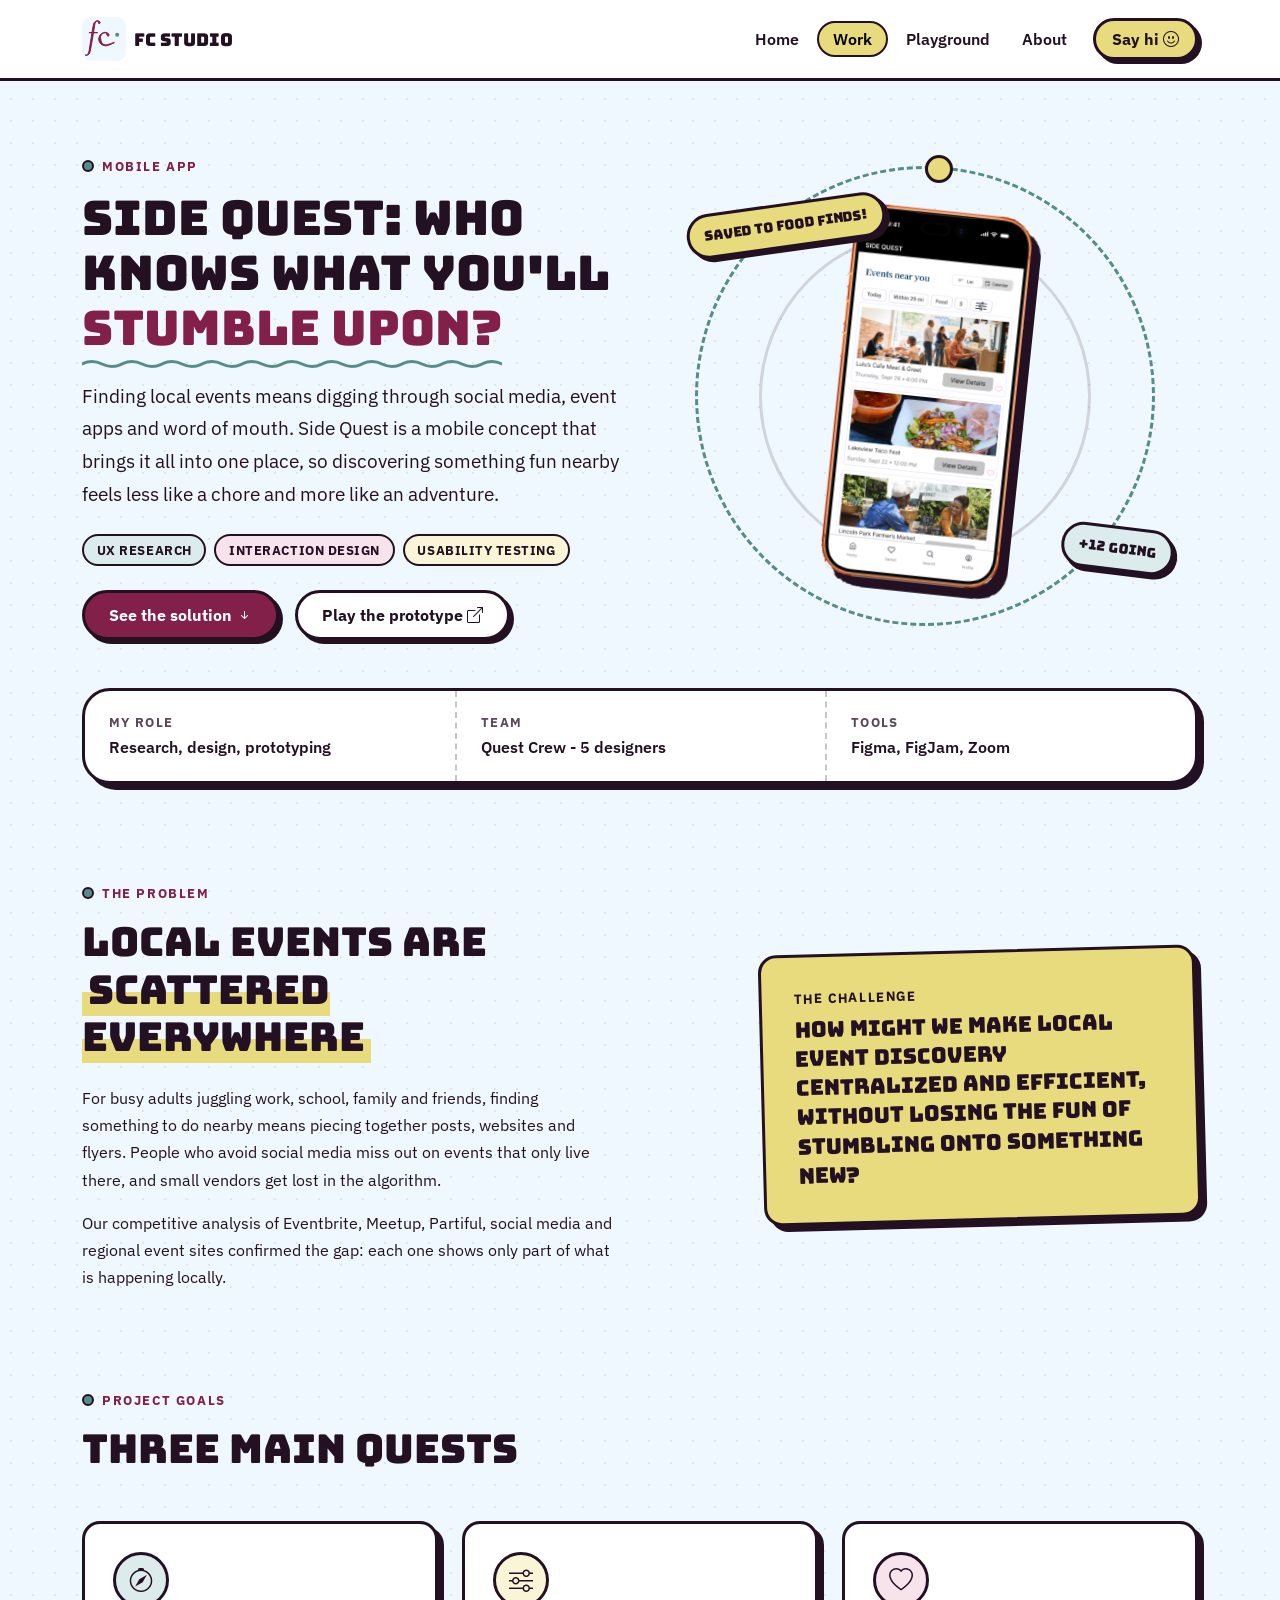
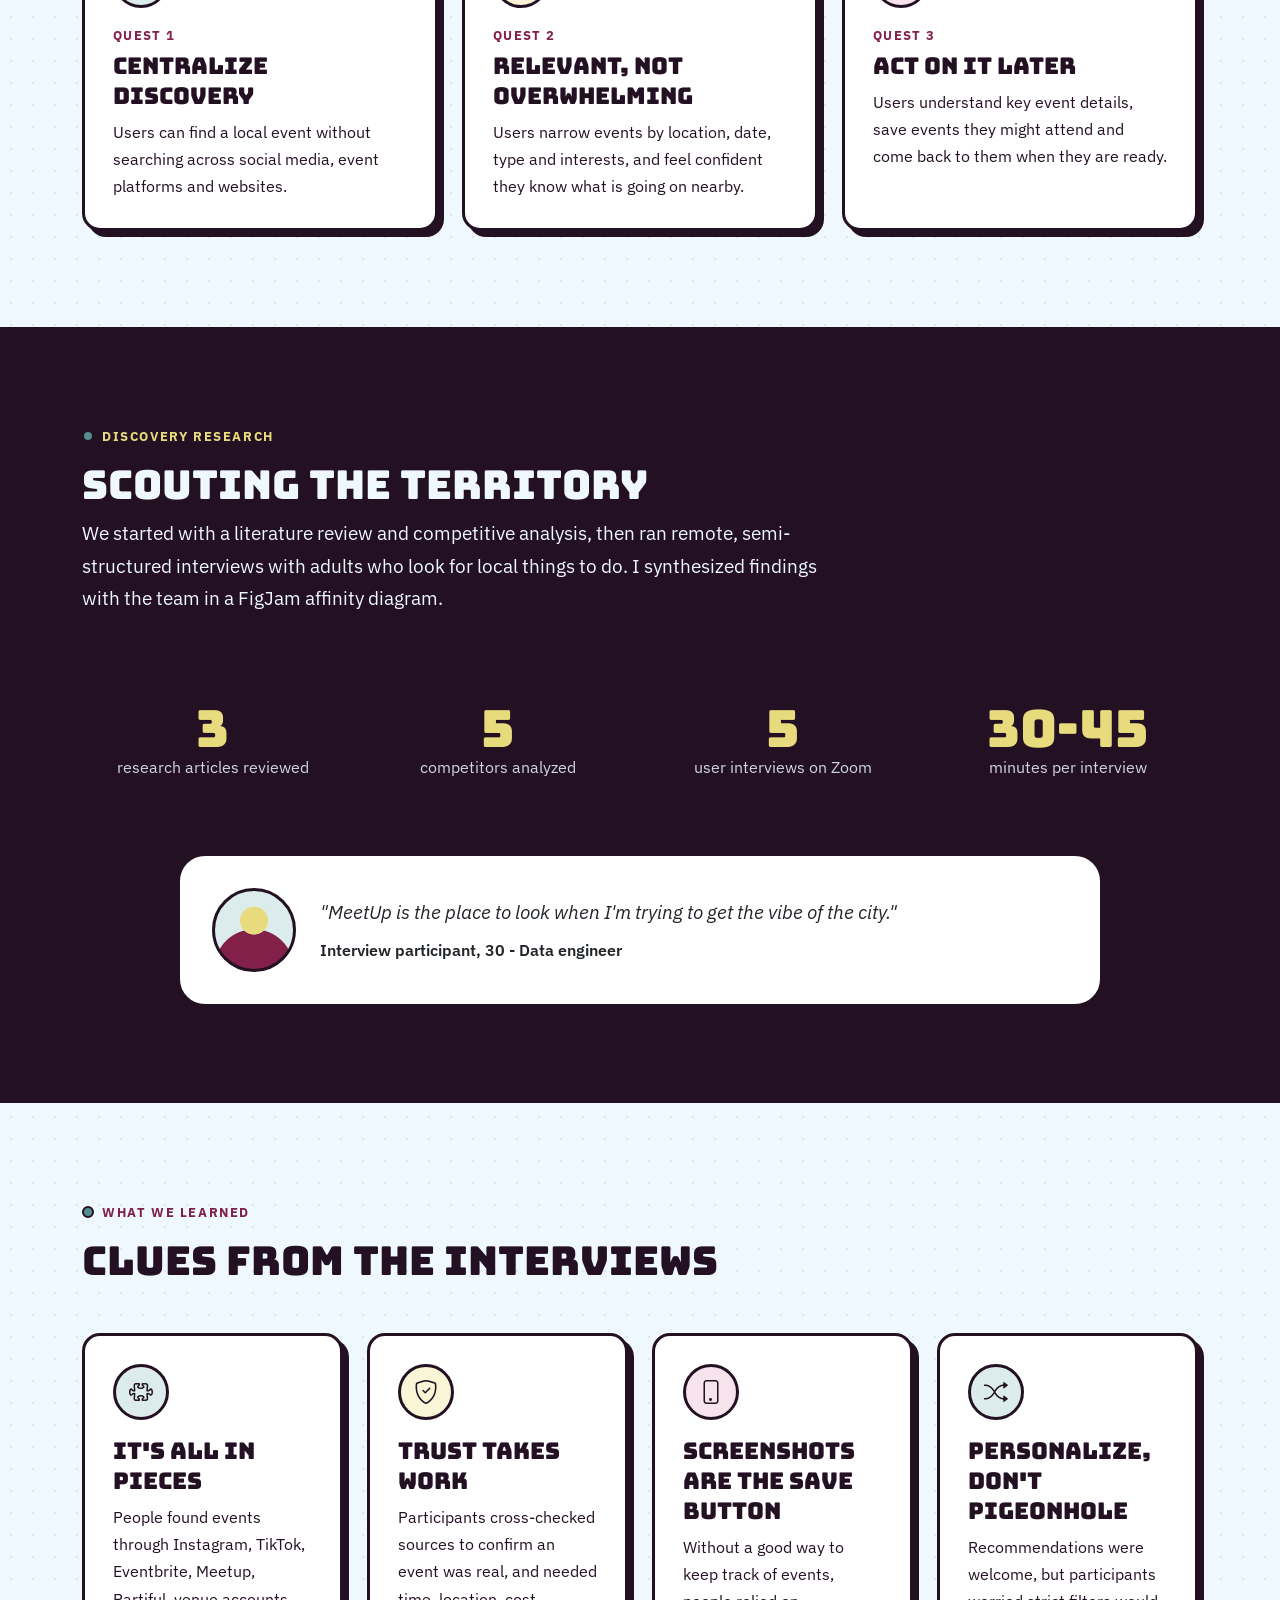
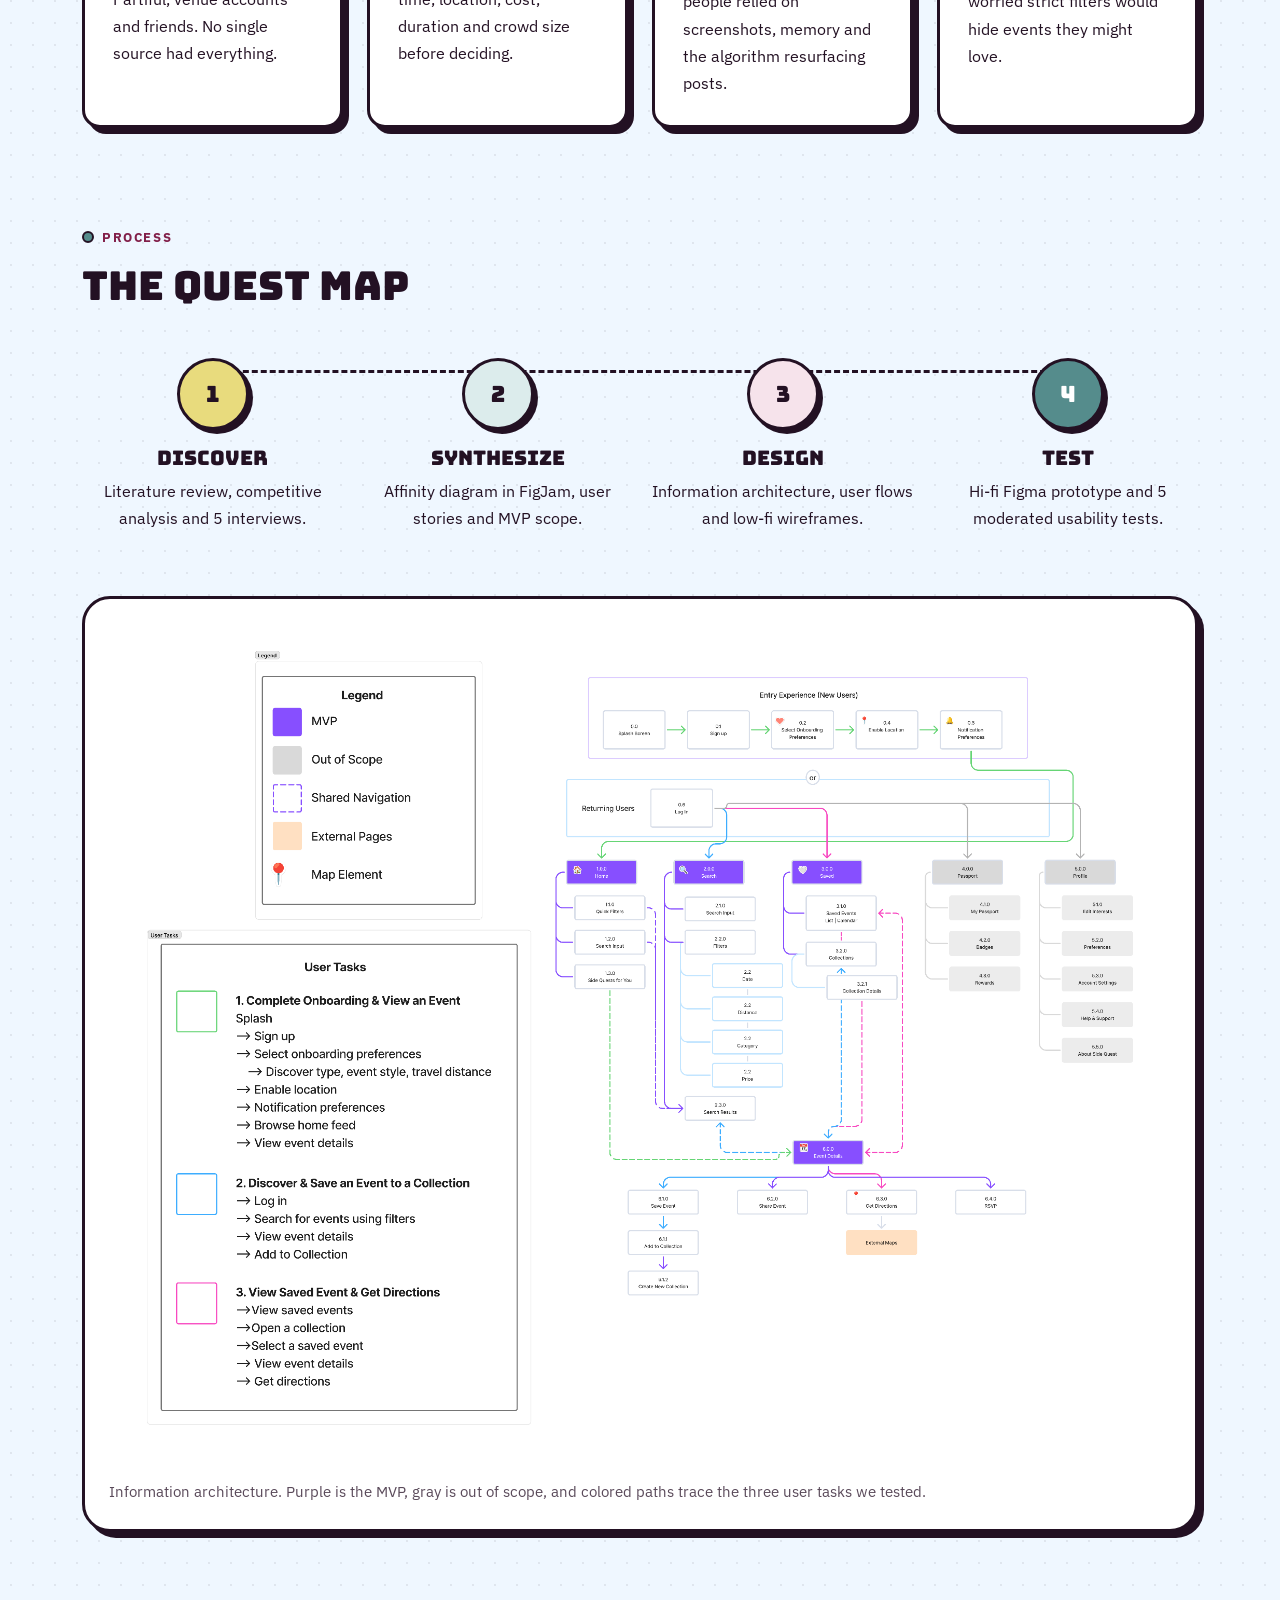
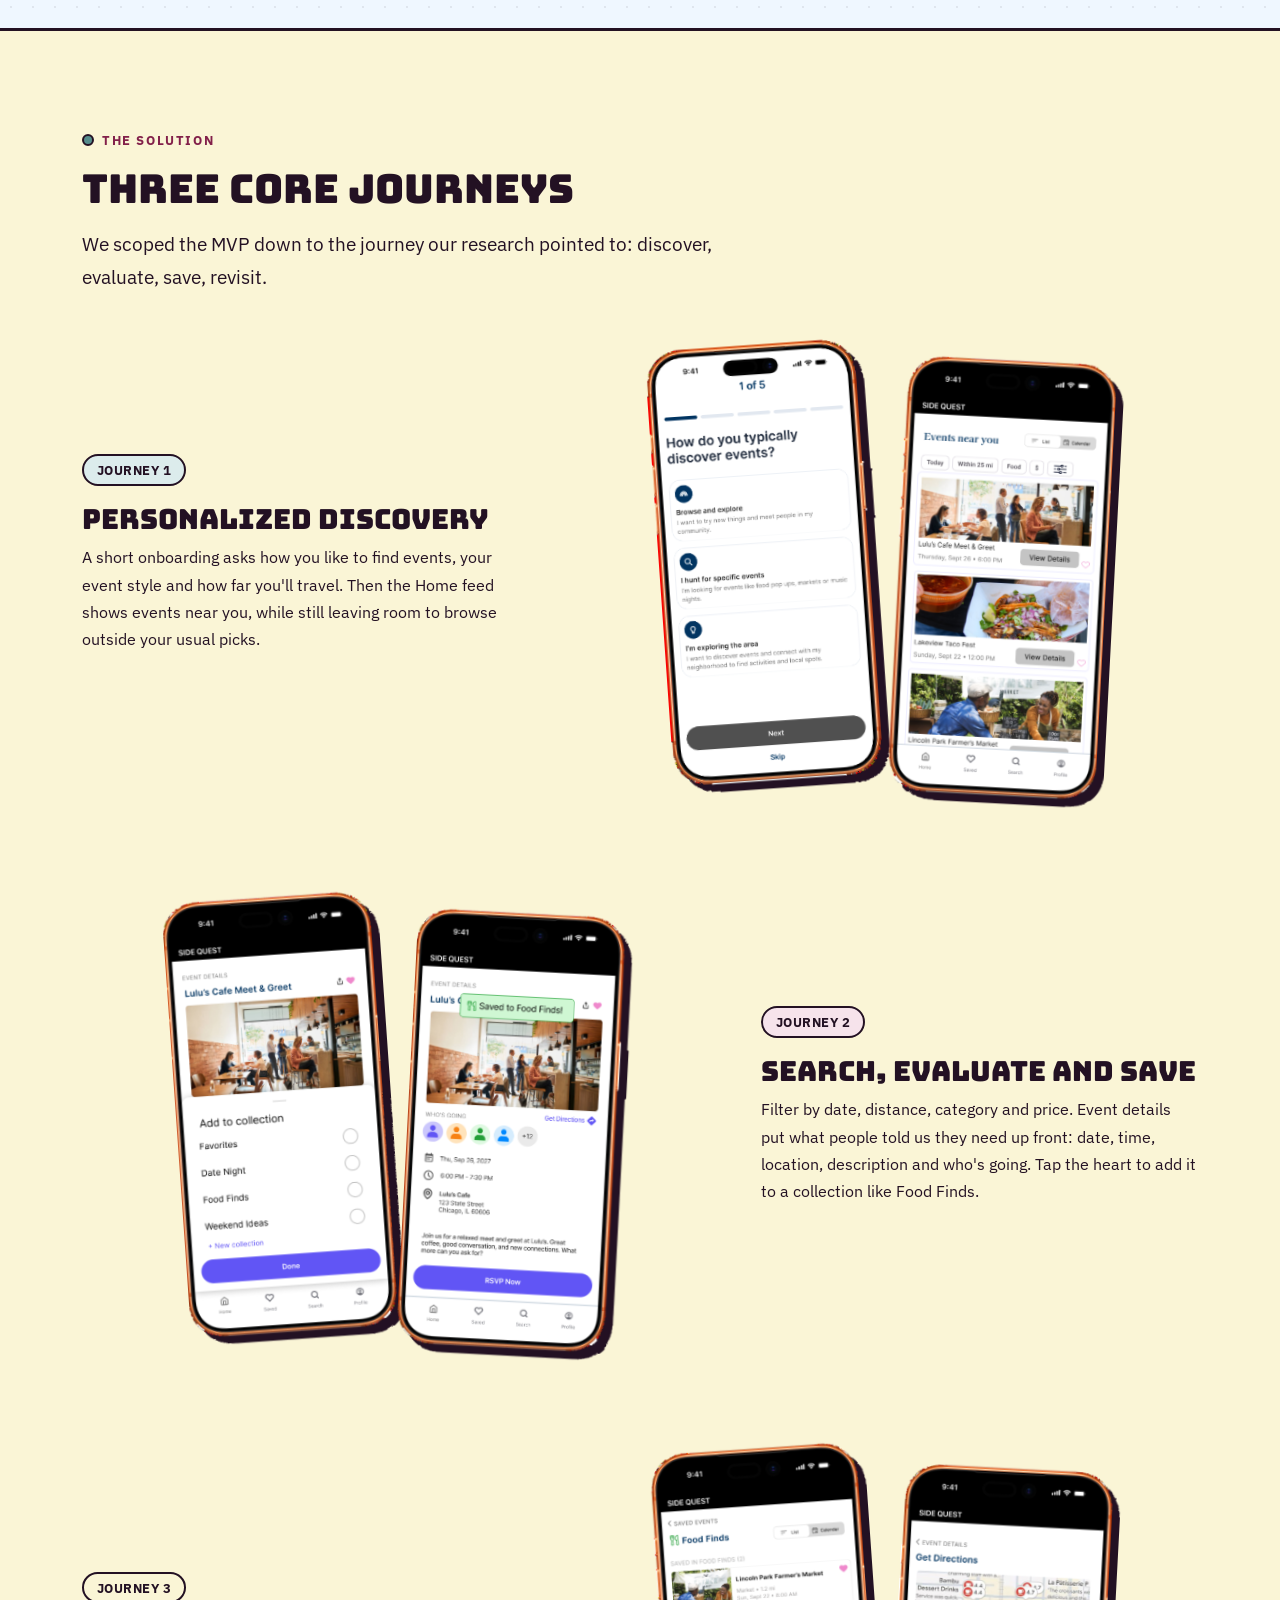
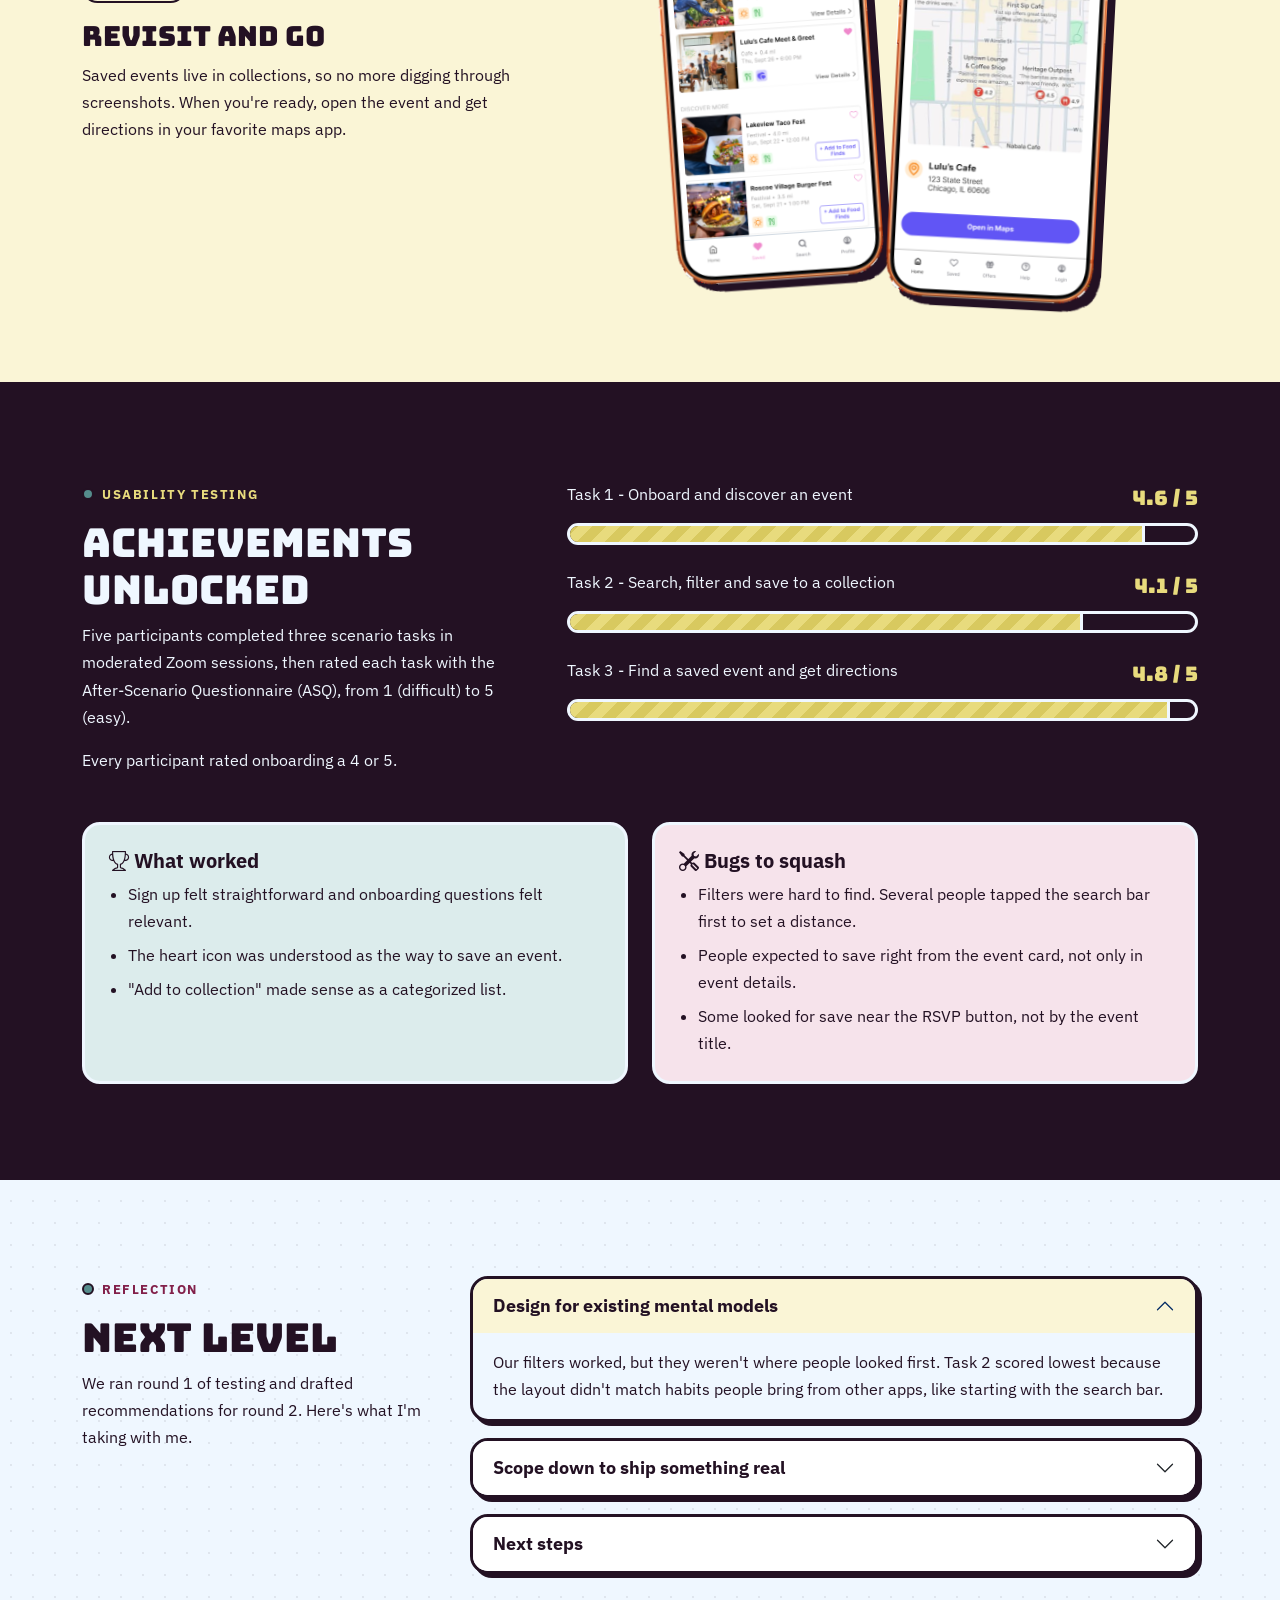
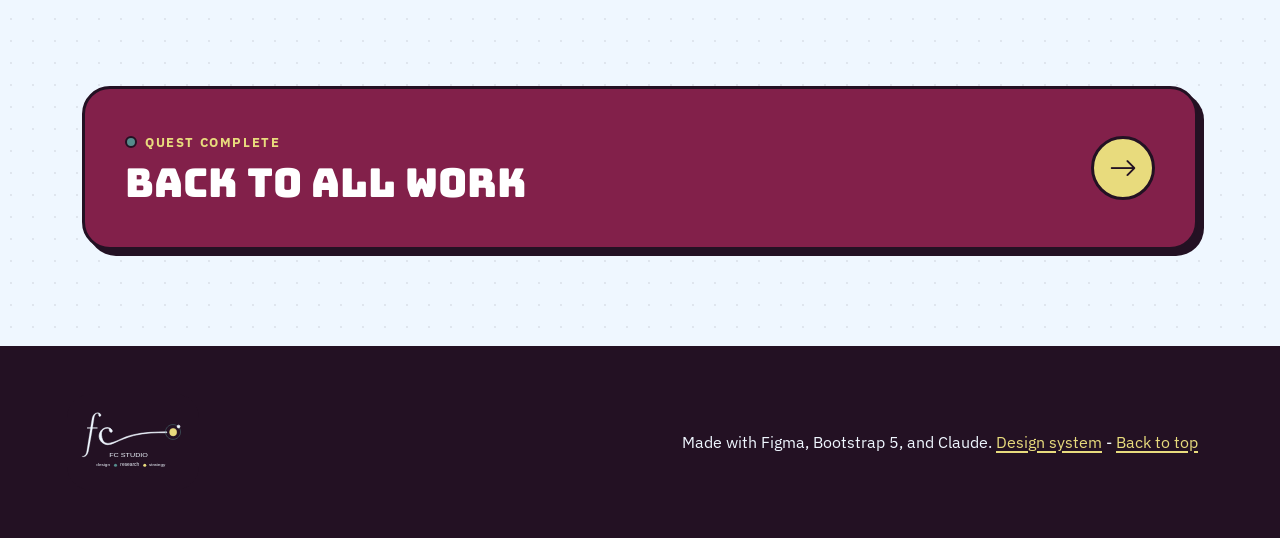
<file: patterns/case-study.html>
<!doctype html>
<html lang="en">
<head>
  <meta charset="utf-8">
  <meta name="viewport" content="width=device-width, initial-scale=1">
  <title>Side Quest - UX Case Study | FC Studio</title>
  <meta name="description" content="UX case study: Side Quest, a mobile concept that brings local event discovery into one place. HCI 594 capstone.">
  <link rel="icon" type="image/svg+xml" href="../assets/favicon.svg">
  <meta name="theme-color" content="#EFF7FF">

  <link rel="preconnect" href="https://fonts.googleapis.com">
  <link rel="preconnect" href="https://fonts.gstatic.com" crossorigin>
  <link href="https://fonts.googleapis.com/css2?family=Bungee&family=IBM+Plex+Mono:wght@400;600&family=IBM+Plex+Sans:ital,wght@0,400;0,500;0,600;0,700;1,400;1,500&display=swap" rel="stylesheet">
  <link href="https://cdn.jsdelivr.net/npm/bootstrap@5.3.3/dist/css/bootstrap.min.css" rel="stylesheet">
  <link href="https://cdn.jsdelivr.net/npm/bootstrap-icons@1.11.3/font/bootstrap-icons.min.css" rel="stylesheet">
  <link href="../css/tokens.css" rel="stylesheet">
  <link href="../css/components.css" rel="stylesheet">
</head>
<body id="top">
<a class="skip-link" href="#main">Skip to content</a>

<!-- Component: Navbar -->
<nav class="navbar navbar-expand-lg fc-navbar sticky-top" aria-label="Main">
  <div class="container">
    <a class="navbar-brand d-flex align-items-center gap-2" href="#">
      <img src="../assets/favicon.svg" alt="" width="44" height="44">
      <span>FC Studio</span>
    </a>
    <button class="navbar-toggler" type="button" data-bs-toggle="collapse" data-bs-target="#mainNav" aria-controls="mainNav" aria-expanded="false" aria-label="Toggle navigation">
      <span class="navbar-toggler-icon"></span>
    </button>
    <div class="collapse navbar-collapse" id="mainNav">
      <ul class="navbar-nav ms-auto align-items-lg-center gap-lg-1 mt-3 mt-lg-0">
        <li class="nav-item"><a class="nav-link" href="#">Home</a></li>
        <li class="nav-item"><a class="nav-link active" aria-current="page" href="#">Work</a></li>
        <li class="nav-item"><a class="nav-link" href="#">Playground</a></li>
        <li class="nav-item"><a class="nav-link" href="#">About</a></li>
        <li class="nav-item ms-lg-2 mt-2 mt-lg-0"><a class="btn btn-fc btn-fc-accent btn-sm py-2 px-3" href="#">Say hi <i class="bi bi-emoji-smile" aria-hidden="true"></i></a></li>
      </ul>
    </div>
  </div>
</nav>

<main id="main">

  <!-- Hero -->
  <header class="cs-hero">
    <div class="container">
      <div class="row align-items-center g-4">
        <div class="col-lg-6">
          <p class="eyebrow mb-3">Mobile app</p>
          <h1 class="mb-4">Side Quest: who knows what you'll <span class="pop squiggle">stumble upon?</span></h1>
          <p class="lead mb-4">Finding local events means digging through social media, event apps and word of mouth. Side Quest is a mobile concept that brings it all into one place, so discovering something fun nearby feels less like a chore and more like an adventure.</p>
          <div class="d-flex flex-wrap gap-2 mb-4">
            <span class="fc-tag fc-tag-teal">UX research</span>
            <span class="fc-tag fc-tag-rasp">Interaction design</span>
            <span class="fc-tag fc-tag-gold">Usability testing</span>
          </div>
          <div class="d-flex flex-wrap gap-3">
            <a class="btn btn-fc" href="#solution">See the solution <i class="bi bi-arrow-down-short" aria-hidden="true"></i></a>
            <a class="btn btn-fc btn-fc-secondary" href="https://www.figma.com/proto/pfGMvojirVz7fHq3dFTuac/HCI-594?node-id=13-2965&amp;scaling=min-zoom&amp;content-scaling=fixed&amp;starting-point-node-id=13%3A2965&amp;page-id=0%3A1" target="_blank" rel="noopener">Play the prototype <i class="bi bi-box-arrow-up-right" aria-hidden="true"></i><span class="visually-hidden"> (opens in a new tab)</span></a>
          </div>
        </div>
        <div class="col-lg-6">
          <div class="orbit-stage">
            <div class="orbit-ring" aria-hidden="true"><span class="moon"></span></div>
            <div class="orbit-ring inner" aria-hidden="true"><span class="moon"></span></div>
            <img class="hero-shot" src="../assets/side-quest/home-feed.png" alt="Side Quest home feed showing Events near you, with quick filters for Today, Within 25 miles, Food and price, and event cards for Lulu's Cafe Meet and Greet and Lakeview Taco Fest" width="470" height="981">
            <span class="sticker sticker-1" aria-hidden="true">Saved to Food Finds!</span>
            <span class="sticker sticker-2" aria-hidden="true">+12 going</span>
          </div>
        </div>
      </div>
    </div>
  </header>

  <!-- Project meta strip -->
  <div class="container">
    <div class="meta-strip">
      <div class="row g-0">
        <div class="col-6 col-md-4 meta-item"><p class="meta-label">My role</p><p class="meta-value">Research, design, prototyping</p></div>
        <div class="col-6 col-md-4 meta-item"><p class="meta-label">Team</p><p class="meta-value">Quest Crew - 5 designers</p></div>
        <div class="col-12 col-md-4 meta-item"><p class="meta-label">Tools</p><p class="meta-value">Figma, FigJam, Zoom</p></div>
      </div>
    </div>
  </div>

  <!-- The problem -->
  <section class="section" aria-labelledby="problem-title">
    <div class="container">
      <div class="row g-4 g-lg-5 align-items-center">
        <div class="col-lg-6">
          <p class="eyebrow">The problem</p>
          <h2 id="problem-title" class="mb-4">Local events are <span class="highlight">scattered everywhere</span></h2>
          <p>For busy adults juggling work, school, family and friends, finding something to do nearby means piecing together posts, websites and flyers. People who avoid social media miss out on events that only live there, and small vendors get lost in the algorithm.</p>
          <p class="mb-0">Our competitive analysis of Eventbrite, Meetup, Partiful, social media and regional event sites confirmed the gap: each one shows only part of what is happening locally.</p>
        </div>
        <div class="col-lg-5 offset-lg-1">
          <div class="hmw">
            <p class="hmw-label">The challenge</p>
            <p>How might we make local event discovery centralized and efficient, without losing the fun of stumbling onto something new?</p>
          </div>
        </div>
      </div>
    </div>
  </section>

  <!-- Goals as main quests - Component: Card -->
  <section class="section pt-0" aria-labelledby="goals-title">
    <div class="container">
      <p class="eyebrow">Project goals</p>
      <h2 id="goals-title" class="mb-5">Three main quests</h2>
      <div class="row g-4">
        <div class="col-md-6 col-lg-4">
          <article class="fc-card fc-card-teal">
            <div class="d-flex justify-content-between align-items-start">
              <div class="card-icon" aria-hidden="true"><i class="bi bi-compass"></i></div>
            </div>
            <p class="quest-num">Quest 1</p>
            <h3>Centralize discovery</h3>
            <p>Users can find a local event without searching across social media, event platforms and websites.</p>
          </article>
        </div>
        <div class="col-md-6 col-lg-4">
          <article class="fc-card fc-card-gold">
            <div class="d-flex justify-content-between align-items-start">
              <div class="card-icon" aria-hidden="true"><i class="bi bi-sliders"></i></div>
            </div>
            <p class="quest-num">Quest 2</p>
            <h3>Relevant, not overwhelming</h3>
            <p>Users narrow events by location, date, type and interests, and feel confident they know what is going on nearby.</p>
          </article>
        </div>
        <div class="col-md-12 col-lg-4">
          <article class="fc-card fc-card-rasp">
            <div class="d-flex justify-content-between align-items-start">
              <div class="card-icon" aria-hidden="true"><i class="bi bi-heart"></i></div>
            </div>
            <p class="quest-num">Quest 3</p>
            <h3>Act on it later</h3>
            <p>Users understand key event details, save events they might attend and come back to them when they are ready.</p>
          </article>
        </div>
      </div>
    </div>
  </section>

  <!-- Research -->
  <section class="section section-inverse" aria-labelledby="research-title">
    <div class="container">
      <div class="row mb-5">
        <div class="col-lg-8">
          <p class="eyebrow">Discovery research</p>
          <h2 id="research-title">Scouting the territory</h2>
          <p class="lead">We started with a literature review and competitive analysis, then ran remote, semi-structured interviews with adults who look for local things to do. I synthesized findings with the team in a FigJam affinity diagram.</p>
        </div>
      </div>
      <div class="row g-4 mb-5">
        <div class="col-6 col-md-3 stat"><span class="stat-num">3</span><span class="stat-label">research articles reviewed</span></div>
        <div class="col-6 col-md-3 stat"><span class="stat-num">5</span><span class="stat-label">competitors analyzed</span></div>
        <div class="col-6 col-md-3 stat"><span class="stat-num">5</span><span class="stat-label">user interviews on Zoom</span></div>
        <div class="col-6 col-md-3 stat"><span class="stat-num">30-45</span><span class="stat-label">minutes per interview</span></div>
      </div>
      <div class="row justify-content-center">
        <div class="col-lg-10">
          <figure class="persona text-body d-flex flex-column flex-md-row gap-4 align-items-md-center mb-0">
            <div class="avatar" aria-hidden="true"></div>
            <div>
              <blockquote class="mb-2">"MeetUp is the place to look when I'm trying to get the vibe of the city."</blockquote>
              <figcaption class="mb-0 fw-semibold">Interview participant, 30 - Data engineer</figcaption>
            </div>
          </figure>
        </div>
      </div>
    </div>
  </section>

  <!-- Key insights - Component: Card -->
  <section class="section" aria-labelledby="insights-title">
    <div class="container">
      <p class="eyebrow">What we learned</p>
      <h2 id="insights-title" class="mb-5">Clues from the interviews</h2>
      <div class="row g-4">
        <div class="col-md-6 col-lg-3">
          <article class="fc-card fc-card-teal">
            <div class="card-icon" aria-hidden="true"><i class="bi bi-puzzle"></i></div>
            <h3>It's all in pieces</h3>
            <p>People found events through Instagram, TikTok, Eventbrite, Meetup, Partiful, venue accounts and friends. No single source had everything.</p>
          </article>
        </div>
        <div class="col-md-6 col-lg-3">
          <article class="fc-card fc-card-gold">
            <div class="card-icon" aria-hidden="true"><i class="bi bi-shield-check"></i></div>
            <h3>Trust takes work</h3>
            <p>Participants cross-checked sources to confirm an event was real, and needed time, location, cost, duration and crowd size before deciding.</p>
          </article>
        </div>
        <div class="col-md-6 col-lg-3">
          <article class="fc-card fc-card-rasp">
            <div class="card-icon" aria-hidden="true"><i class="bi bi-phone"></i></div>
            <h3>Screenshots are the save button</h3>
            <p>Without a good way to keep track of events, people relied on screenshots, memory and the algorithm resurfacing posts.</p>
          </article>
        </div>
        <div class="col-md-6 col-lg-3">
          <article class="fc-card fc-card-teal">
            <div class="card-icon" aria-hidden="true"><i class="bi bi-shuffle"></i></div>
            <h3>Personalize, don't pigeonhole</h3>
            <p>Recommendations were welcome, but participants worried strict filters would hide events they might love.</p>
          </article>
        </div>
      </div>
    </div>
  </section>

  <!-- Process quest map -->
  <section class="section pt-0" aria-labelledby="process-title">
    <div class="container">
      <p class="eyebrow">Process</p>
      <h2 id="process-title" class="mb-5">The quest map</h2>
      <ol class="row g-4 process-track list-unstyled">
        <li class="col-6 col-lg-3 process-step">
          <span class="step-dot">1</span>
          <h3 class="h5">Discover</h3>
          <p>Literature review, competitive analysis and 5 interviews.</p>
        </li>
        <li class="col-6 col-lg-3 process-step">
          <span class="step-dot">2</span>
          <h3 class="h5">Synthesize</h3>
          <p>Affinity diagram in FigJam, user stories and MVP scope.</p>
        </li>
        <li class="col-6 col-lg-3 process-step">
          <span class="step-dot">3</span>
          <h3 class="h5">Design</h3>
          <p>Information architecture, user flows and low-fi wireframes.</p>
        </li>
        <li class="col-6 col-lg-3 process-step">
          <span class="step-dot">4</span>
          <h3 class="h5">Test</h3>
          <p>Hi-fi Figma prototype and 5 moderated usability tests.</p>
        </li>
      </ol>

      <figure class="ia-figure mt-5">
        <img src="../assets/side-quest/information-architecture.png" alt="Side Quest information architecture. New users go from splash screen through sign up, onboarding preferences, location and notifications to Home. The MVP covers Home, Search and Saved, which all lead to Event Details, where users can save, share, get directions or RSVP. Passport and Profile are marked out of scope." loading="lazy" width="2048" height="1619">
        <figcaption>Information architecture. Purple is the MVP, gray is out of scope, and colored paths trace the three user tasks we tested.</figcaption>
      </figure>
    </div>
  </section>

  <!-- Solution -->
  <section id="solution" class="section section-tint" aria-labelledby="solution-title">
    <div class="container">
      <p class="eyebrow">The solution</p>
      <h2 id="solution-title" class="mb-3">Three core journeys</h2>
      <p class="lead mb-5" style="max-width: 60ch">We scoped the MVP down to the journey our research pointed to: discover, evaluate, save, revisit.</p>

      <div class="journey row g-4 g-lg-5 align-items-center">
        <div class="col-lg-5">
          <span class="fc-tag fc-tag-teal mb-3">Journey 1</span>
          <h3>Personalized discovery</h3>
          <p>A short onboarding asks how you like to find events, your event style and how far you'll travel. Then the Home feed shows events near you, while still leaving room to browse outside your usual picks.</p>
        </div>
        <div class="col-lg-7">
          <div class="screen-pair">
            <img src="../assets/side-quest/onboarding.png" alt="Onboarding step 1 of 5: How do you typically discover events? Options are Browse and explore, I hunt for specific events, and I'm exploring the area" loading="lazy" width="266" height="549">
            <img src="../assets/side-quest/home-feed.png" alt="Home feed titled Events near you, with quick filter chips and event cards" loading="lazy" width="470" height="981">
          </div>
        </div>
      </div>

      <div class="journey row g-4 g-lg-5 align-items-center flex-lg-row-reverse">
        <div class="col-lg-5">
          <span class="fc-tag fc-tag-rasp mb-3">Journey 2</span>
          <h3>Search, evaluate and save</h3>
          <p>Filter by date, distance, category and price. Event details put what people told us they need up front: date, time, location, description and who's going. Tap the heart to add it to a collection like Food Finds.</p>
        </div>
        <div class="col-lg-7">
          <div class="screen-pair">
            <img src="../assets/side-quest/add-to-collection.png" alt="Add to collection sheet listing Favorites, Date Night, Food Finds and Weekend Ideas, with a New collection link and a Done button" loading="lazy" width="463" height="981">
            <img src="../assets/side-quest/saved-toast.png" alt="Event details for Lulu's Cafe Meet and Greet with a confirmation that reads Saved to Food Finds" loading="lazy" width="471" height="981">
          </div>
        </div>
      </div>

      <div class="journey row g-4 g-lg-5 align-items-center">
        <div class="col-lg-5">
          <span class="fc-tag fc-tag-gold mb-3">Journey 3</span>
          <h3>Revisit and go</h3>
          <p>Saved events live in collections, so no more digging through screenshots. When you're ready, open the event and get directions in your favorite maps app.</p>
        </div>
        <div class="col-lg-7">
          <div class="screen-pair">
            <img src="../assets/side-quest/food-finds.png" alt="Food Finds collection showing two saved events and more food events to discover" loading="lazy" width="470" height="983">
            <img src="../assets/side-quest/directions.png" alt="Get Directions screen with a map of the area around Lulu's Cafe and an Open in Maps button" loading="lazy" width="466" height="983">
          </div>
        </div>
      </div>
    </div>
  </section>

  <!-- Results -->
  <section class="section section-inverse" aria-labelledby="results-title">
    <div class="container">
      <div class="row g-4 g-lg-5">
        <div class="col-lg-5">
          <p class="eyebrow">Usability testing</p>
          <h2 id="results-title">Achievements unlocked</h2>
          <p>Five participants completed three scenario tasks in moderated Zoom sessions, then rated each task with the After-Scenario Questionnaire (ASQ), from 1 (difficult) to 5 (easy).</p>
          <p class="mb-0">Every participant rated onboarding a 4 or 5.</p>
        </div>
        <div class="col-lg-7">
          <ul class="asq-list list-unstyled mb-0">
            <li class="asq">
              <div class="asq-head"><span>Task 1 - Onboard and discover an event</span><strong>4.6 / 5</strong></div>
              <div class="asq-bar" aria-hidden="true"><span style="width: 92%"></span></div>
            </li>
            <li class="asq">
              <div class="asq-head"><span>Task 2 - Search, filter and save to a collection</span><strong>4.1 / 5</strong></div>
              <div class="asq-bar" aria-hidden="true"><span style="width: 82%"></span></div>
            </li>
            <li class="asq">
              <div class="asq-head"><span>Task 3 - Find a saved event and get directions</span><strong>4.8 / 5</strong></div>
              <div class="asq-bar" aria-hidden="true"><span style="width: 96%"></span></div>
            </li>
          </ul>
        </div>
      </div>

      <div class="row g-4 mt-4">
        <div class="col-md-6">
          <div class="loot loot-win">
            <h3 class="h5"><i class="bi bi-trophy" aria-hidden="true"></i> What worked</h3>
            <ul class="mb-0">
              <li>Sign up felt straightforward and onboarding questions felt relevant.</li>
              <li>The heart icon was understood as the way to save an event.</li>
              <li>"Add to collection" made sense as a categorized list.</li>
            </ul>
          </div>
        </div>
        <div class="col-md-6">
          <div class="loot loot-fix">
            <h3 class="h5"><i class="bi bi-tools" aria-hidden="true"></i> Bugs to squash</h3>
            <ul class="mb-0">
              <li>Filters were hard to find. Several people tapped the search bar first to set a distance.</li>
              <li>People expected to save right from the event card, not only in event details.</li>
              <li>Some looked for save near the RSVP button, not by the event title.</li>
            </ul>
          </div>
        </div>
      </div>
    </div>
  </section>

  <!-- Reflection -->
  <section class="section" aria-labelledby="learn-title">
    <div class="container">
      <div class="row g-4 g-lg-5">
        <div class="col-lg-4">
          <p class="eyebrow">Reflection</p>
          <h2 id="learn-title">Next level</h2>
          <p>We ran round 1 of testing and drafted recommendations for round 2. Here's what I'm taking with me.</p>
        </div>
        <div class="col-lg-8">
          <div class="accordion fc-accordion" id="learnings">
            <div class="accordion-item">
              <h3 class="accordion-header">
                <button class="accordion-button" type="button" data-bs-toggle="collapse" data-bs-target="#l1" aria-expanded="true" aria-controls="l1">Design for existing mental models</button>
              </h3>
              <div id="l1" class="accordion-collapse collapse show" data-bs-parent="#learnings">
                <div class="accordion-body">Our filters worked, but they weren't where people looked first. Task 2 scored lowest because the layout didn't match habits people bring from other apps, like starting with the search bar.</div>
              </div>
            </div>
            <div class="accordion-item">
              <h3 class="accordion-header">
                <button class="accordion-button collapsed" type="button" data-bs-toggle="collapse" data-bs-target="#l2" aria-expanded="false" aria-controls="l2">Scope down to ship something real</button>
              </h3>
              <div id="l2" class="accordion-collapse collapse" data-bs-parent="#learnings">
                <div class="accordion-body">Our first concept was much bigger. Narrowing to three journeys backed by interview findings let us build and test a polished prototype in one term. When a feature-priority survey didn't get enough responses, we leaned on the interviews instead.</div>
              </div>
            </div>
            <div class="accordion-item">
              <h3 class="accordion-header">
                <button class="accordion-button collapsed" type="button" data-bs-toggle="collapse" data-bs-target="#l3" aria-expanded="false" aria-controls="l3">Next steps</button>
              </h3>
              <div id="l3" class="accordion-collapse collapse" data-bs-parent="#learnings">
                <div class="accordion-body">
                  <ul class="mb-0">
                    <li>Make filters easier to find and let people save straight from event cards.</li>
                    <li>Run round 2 usability testing with a larger, more diverse group.</li>
                    <li>Explore the out-of-scope features, Passport, badges and rewards, to see if they encourage exploration without distracting from discovery.</li>
                  </ul>
                </div>
              </div>
            </div>
          </div>
        </div>
      </div>
    </div>
  </section>

  <!-- Next project -->
  <section class="section pt-0" aria-label="More work">
    <div class="container">
      <a class="next-card d-flex flex-column flex-md-row justify-content-between align-items-md-center gap-4" href="#">
        <div>
          <p class="eyebrow mb-2" style="color: var(--color-action-highlight)">Quest complete</p>
          <h2 class="mb-0">Back to all work</h2>
        </div>
        <span class="arrow" aria-hidden="true"><i class="bi bi-arrow-right"></i></span>
      </a>
    </div>
  </section>

</main>

<footer class="fc-footer">
  <div class="container d-flex flex-column flex-lg-row justify-content-between align-items-lg-center gap-3">
    <img src="../assets/fc-studio-logo-reverse.svg" alt="FC Studio - design, research, strategy">
    <p class="mb-0">Made with Figma, Bootstrap 5, and Claude. <a href="index.html">Design system</a><span class="footer-sep"> - </span><a href="#top">Back to top</a></p>
  </div>
</footer>

<script src="https://cdn.jsdelivr.net/npm/bootstrap@5.3.3/dist/js/bootstrap.bundle.min.js"></script>
</body>
</html>
</file>
<file: css/tokens.css>
/* =========================================================
   Side Quest Simple Design System - tokens
   Generated from DESIGN.md (HCI 472 Simple Design System,
   Figma page: Foundations and Components).
   Figma "a/b/c" names become CSS "--a-b-c" custom properties.
   ========================================================= */

/* ---------- Collection 1: Primitives ---------- */
:root {
  /* color */
  --color-plum-900: #231123;
  --color-plum-700: #3D2A3D;
  --color-plum-500: #5A4A5A;
  --color-raspberry-700: #5E1735;
  --color-raspberry-500: #82204A;
  --color-raspberry-100: #F6E3EB;
  --color-teal-700: #3E6B6B;
  --color-teal-500: #558C8C;
  --color-teal-100: #DCECEC;
  --color-gold-500: #E8DB7D;
  --color-gold-100: #FAF5D6;
  --color-alice-50: #EFF7FF;
  --color-white: #FFFFFF;
  --color-black: #000000;
  --color-annotation-redline: #E31C5E;

  /* space */
  --space-4: 4px;
  --space-8: 8px;
  --space-12: 12px;
  --space-16: 16px;
  --space-24: 24px;
  --space-32: 32px;
  --space-48: 48px;
  --space-64: 64px;
  --space-80: 80px;
  --space-96: 96px;

  /* radius */
  --radius-sm: 10px;
  --radius-md: 18px;
  --radius-lg: 28px;
  --radius-pill: 999px;

  /* border */
  --border-chunky: 3px;

  /* font families (from the text styles) */
  --font-display: "Bungee", "Arial Black", sans-serif;
  --font-body: "IBM Plex Sans", "Segoe UI", Arial, sans-serif;
  --font-mono: "IBM Plex Mono", ui-monospace, Menlo, monospace;
}

/* ---------- Collection 2: Tokens (modes: Desktop, Tablet, Phone) ---------- */
:root {
  /* color / bg */
  --color-bg-page: var(--color-alice-50);
  --color-bg-surface: var(--color-white);
  --color-bg-inverse: var(--color-plum-900);
  --color-bg-tint-teal: var(--color-teal-100);
  --color-bg-tint-raspberry: var(--color-raspberry-100);
  --color-bg-tint-gold: var(--color-gold-100);

  /* color / text */
  --color-text-default: var(--color-plum-900);
  --color-text-muted: var(--color-plum-500);
  --color-text-inverse: var(--color-alice-50);
  --color-text-on-primary: var(--color-white);
  --color-text-accent: var(--color-raspberry-500);
  --color-text-highlight: var(--color-gold-500);

  /* color / action */
  --color-action-primary: var(--color-raspberry-500);
  --color-action-primary-hover: var(--color-raspberry-700);
  --color-action-secondary: var(--color-teal-500);
  --color-action-highlight: var(--color-gold-500);

  /* color / border */
  --color-border-default: var(--color-plum-900);
  --color-border-focus: var(--color-teal-500);
  --color-border-inverse: var(--color-alice-50);

  /* radius */
  --radius-button: var(--radius-pill);
  --radius-card: var(--radius-md);
  --radius-panel: var(--radius-lg);
  --radius-small: var(--radius-sm);

  /* border */
  --border-width: var(--border-chunky);

  /* space (Desktop mode) */
  --space-section: 96px;
  --space-gutter: 24px;
  --space-card: 28px;
  --space-stack: 16px;
  --space-inline: 8px;
}

/* Tablet mode */
@media (max-width: 991.98px) {
  :root { --space-section: 80px; }
}
/* Phone mode */
@media (max-width: 575.98px) {
  :root { --space-section: 64px; --space-card: 24px; }
}

/* ---------- Effect styles ---------- */
:root {
  --shadow-pop-sm: 4px 4px 0 var(--color-border-default);
  --shadow-pop: 6px 6px 0 var(--color-border-default);
  --shadow-pop-lg: 10px 10px 0 var(--color-border-default);
}

/* ---------- Text styles (size / line height / tracking) ---------- */
:root {
  --type-desktop-h1: 400 47.78px/1.15 var(--font-display);
  --type-desktop-h2: 400 39.81px/1.2 var(--font-display);
  --type-desktop-h3: 400 33.18px/1.25 var(--font-display);
  --type-desktop-h4: 400 27.65px/1.3 var(--font-display);
  --type-phone-h1: 400 35.2px/1.15 var(--font-display);
  --type-phone-h2: 400 29.6px/1.2 var(--font-display);
  --type-phone-h3: 400 25.6px/1.25 var(--font-display);
  --type-card-title: 400 23.04px/1.3 var(--font-display);
  --type-h5: 700 23.04px/1.3 var(--font-body);
  --type-lead: 400 19.2px/1.7 var(--font-body);
  --type-body: 400 16px/1.7 var(--font-body);
  --type-body-emphasis: italic 500 16px/1.7 var(--font-body);
  --type-body-link: 400 16px/1.7 var(--font-body);
  --type-eyebrow: 700 13.33px/normal var(--font-body);   /* tracking 12% */
  --type-tag: 700 13.33px/normal var(--font-body);       /* tracking 4% */
  --type-button: 700 16px/normal var(--font-body);
  --type-nav-link: 600 16px/normal var(--font-body);
  --type-quote: italic 400 19.2px/1.6 var(--font-body);
  --type-caption: 400 13.33px/1.5 var(--font-body);
  --type-code: 400 14px/1.5 var(--font-mono);
  --type-nav-brand: 400 17.6px/normal var(--font-display);
  --type-sticker: 400 14px/normal var(--font-display);
  --type-stat-desktop: 400 51.2px/1 var(--font-display);
  --type-stat-phone: 400 40px/1 var(--font-display);
  --type-cover-display: 400 176px/.92 var(--font-display);
  --type-annotation-label: 600 12px/normal var(--font-mono);

  /* size shortcuts used by components (Desktop H1-H4 scale) */
  --fs-h1: 47.78px;
  --fs-h2: 39.81px;
  --fs-h3: 33.18px;
  --fs-h4: 27.65px;
  --fs-h5: 23.04px;
  --fs-lead: 19.2px;
  --fs-body: 16px;
  --fs-small: 13.33px;
}
@media (max-width: 575.98px) {
  :root {
    --fs-h1: 35.2px;
    --fs-h2: 29.6px;
    --fs-h3: 25.6px;
  }
}

/* ---------- Grid styles (Bootstrap 5 defaults) ---------- */
/* Desktop 1440: 12 col, 24px gutter, centered (container-xxl 1320)
   Tablet 768:   12 col, 24px gutter, centered (container-md 720)
   Phone 375:    12 col, 24px gutter, stretch with 12px margins  */

/* ---------- Bootstrap bridge ---------- */
:root {
  --bs-body-bg: var(--color-bg-page);
  --bs-body-color: var(--color-text-default);
  --bs-body-font-family: var(--font-body);
  --bs-link-color: var(--color-text-accent);
  --bs-link-color-rgb: 130, 32, 74;
  --bs-link-hover-color-rgb: 94, 23, 53;
  --bs-border-radius: var(--radius-small);
  --bs-focus-ring-color: var(--color-border-focus);
}
</file>
<file: css/site.css>
/* =========================================================
   Side Quest Simple Design System - documentation shell
   Theme: a trail map. Pages are "stops" along the quest.
   Uses only tokens from tokens.css.
   ========================================================= */

body {
  font: var(--type-body);
  color: var(--color-text-default);
  background-color: var(--color-bg-page);
}

/* ---------- Page header ---------- */
.page-head {
  position: relative;
  padding: var(--space-64) 0 var(--space-48);
  background:
    radial-gradient(circle at 92% 30%, transparent 0 60px, rgba(85,140,140,.18) 61px 63px, transparent 64px 96px, rgba(85,140,140,.14) 97px 99px, transparent 100px 132px, rgba(85,140,140,.1) 133px 135px, transparent 136px),
    var(--color-bg-tint-gold);
  border-bottom: var(--border-default);
  overflow: hidden;
}
.page-head .stop-pin {
  display: inline-flex; align-items: center; gap: 10px;
  margin-bottom: var(--space-16);
}
.stop-pin .pin {
  width: 48px; height: 48px; border-radius: 50% 50% 50% 0;
  transform: rotate(-45deg);
  background: var(--color-action-primary); border: var(--border-default);
  box-shadow: var(--shadow-pop-sm);
  display: grid; place-items: center;
}
.stop-pin .pin span { transform: rotate(45deg); color: var(--color-text-on-primary); font: var(--type-tag); }
.page-head h1 { margin-bottom: var(--space-16); }
.page-head .lead { max-width: 60ch; margin-bottom: var(--space-24); }
.source-chip {
  display: inline-flex; align-items: center; gap: 6px;
  font: var(--type-code); font-size: 13px;
  background: var(--color-bg-surface); border: 2px solid var(--color-border-default);
  border-radius: var(--radius-button); padding: 4px 12px; margin: 0 6px 6px 0;
}

/* On this page */
.toc { display: flex; flex-wrap: wrap; gap: 8px; margin-top: var(--space-24); }
.toc a {
  font: var(--type-tag); letter-spacing: .04em; text-transform: uppercase;
  text-decoration: none; color: var(--color-text-default);
  border: 2px solid var(--color-border-default); border-radius: var(--radius-button);
  background: var(--color-bg-surface); padding: 6px 12px;
}
.toc a:hover { background: var(--color-action-highlight); }

/* ---------- Doc sections ---------- */
.doc-section { padding: var(--space-64) 0 0; scroll-margin-top: 90px; }
.doc-section > .container > h2 { margin-bottom: var(--space-8); }
.section-intro { color: var(--color-text-muted); max-width: 70ch; margin-bottom: var(--space-24); }
.panel {
  background: var(--color-bg-surface);
  border: var(--border-default);
  border-radius: var(--radius-panel);
  box-shadow: var(--shadow-pop);
  padding: var(--space-24);
}
.demo-stage {
  background:
    radial-gradient(rgba(35,17,35,.09) 1.2px, transparent 1.2px) 0 0 / 18px 18px,
    var(--color-bg-page);
  border: 2px dashed rgba(35,17,35,.35);
  border-radius: var(--radius-card);
  padding: var(--space-32) var(--space-24);
}
.demo-label {
  font: var(--type-annotation-label); text-transform: uppercase; letter-spacing: .06em;
  color: var(--color-text-muted); margin-bottom: var(--space-12); display: block;
}

/* Tables */
.spec-table { width: 100%; border-collapse: separate; border-spacing: 0; background: var(--color-bg-surface); border: var(--border-default); border-radius: var(--radius-card); overflow: hidden; }
.spec-table th, .spec-table td { padding: 12px 16px; text-align: left; vertical-align: top; border-bottom: 1px solid rgba(35,17,35,.15); }
.spec-table thead th { background: var(--color-bg-inverse); color: var(--color-text-inverse); font: var(--type-tag); text-transform: uppercase; letter-spacing: .06em; }
.spec-table tbody tr:last-child td { border-bottom: 0; }
.spec-table code { font: var(--type-code); color: var(--color-text-accent); background: var(--color-bg-tint-raspberry); padding: 1px 6px; border-radius: 6px; white-space: nowrap; }
.spec-table .chip { display: inline-block; width: 16px; height: 16px; border-radius: 4px; border: 2px solid var(--color-border-default); vertical-align: -3px; margin-right: 6px; }

/* Code blocks */
.code-block { position: relative; background: var(--color-bg-inverse); border: var(--border-default); border-radius: var(--radius-card); box-shadow: var(--shadow-pop-sm); margin-bottom: var(--space-24); }
.code-block .code-title { display: block; padding: 10px 16px; border-bottom: 1px solid rgba(239,247,255,.2); color: var(--color-text-highlight); font: var(--type-annotation-label); text-transform: uppercase; letter-spacing: .08em; }
.code-block pre { margin: 0; padding: 16px; max-height: 460px; overflow: auto; color: var(--color-text-inverse); font: var(--type-code); }
.code-block pre:focus-visible { outline-offset: -4px; }
.copy-btn {
  position: absolute; top: 6px; right: 8px;
  font: var(--type-tag); font-size: 12px;
  background: var(--color-action-highlight); color: var(--color-text-default);
  border: 2px solid var(--color-border-inverse); border-radius: var(--radius-button); padding: 3px 12px;
}
.copy-btn:hover { background: var(--color-bg-surface); }

/* Accessibility checklist */
.a11y-list { list-style: none; padding: 0; margin: 0; display: grid; gap: var(--space-16); }
.a11y-list li { display: grid; grid-template-columns: 40px 1fr; gap: var(--space-12); background: var(--color-bg-surface); border: var(--border-default); border-radius: var(--radius-card); padding: var(--space-16); }
.a11y-list .bi { width: 40px; height: 40px; border-radius: 50%; display: grid; place-items: center; background: var(--color-bg-tint-teal); border: 2px solid var(--color-border-default); font-size: 1.1rem; }
.a11y-list strong { display: block; margin-bottom: 2px; }
.wcag { display: inline-block; margin-left: 8px; font: var(--type-tag); font-size: 11px; background: var(--color-bg-tint-gold); border: 1.5px solid var(--color-border-default); border-radius: var(--radius-button); padding: 0 8px; vertical-align: 2px; }

/* Do / Don't */
.dodont { height: 100%; border: var(--border-default); border-radius: var(--radius-card); padding: var(--space-24); background: var(--color-bg-surface); }
.dodont h3 { font: var(--type-h5); display: flex; align-items: center; gap: 8px; }
.dodont.do { border-top: 10px solid var(--color-teal-500); }
.dodont.dont { border-top: 10px solid var(--color-raspberry-500); }
.dodont ul { margin: 0; padding-left: 1.2rem; }

/* ---------- Color ---------- */
.swatch { background: var(--color-bg-surface); border: var(--border-default); border-radius: var(--radius-card); overflow: hidden; height: 100%; box-shadow: var(--shadow-pop-sm); }
.swatch .chip { height: 96px; border-bottom: var(--border-default); position: relative; }
.swatch .body { padding: 12px 14px; }
.swatch .name { font: var(--type-tag); font-size: 14px; display: block; }
.swatch code { font: var(--type-code); font-size: 12.5px; color: var(--color-text-muted); }
.swatch button { all: unset; cursor: pointer; display: block; }
.swatch button:focus-visible { outline: 3px solid var(--color-border-focus); outline-offset: 2px; border-radius: 4px; }
.ramp { display: grid; grid-template-columns: repeat(auto-fit, minmax(150px, 1fr)); gap: var(--space-16); }
.ramp-title { font: var(--type-card-title); font-size: 18px; margin: var(--space-24) 0 var(--space-12); }
.pass { font: var(--type-tag); font-size: 12px; padding: 2px 8px; border-radius: var(--radius-button); border: 1.5px solid var(--color-border-default); white-space: nowrap; }
.pass.aaa { background: var(--color-bg-tint-teal); }
.pass.aa { background: var(--color-bg-tint-gold); }
.pass.large { background: var(--color-bg-tint-raspberry); }
.pair { display: inline-block; padding: 6px 12px; border-radius: 8px; border: 2px solid var(--color-border-default); font-weight: 700; white-space: nowrap; }

/* ---------- Typography ---------- */
.spec-block { background: var(--color-bg-surface); border: var(--border-default); border-radius: var(--radius-card); padding: var(--space-24); margin-bottom: var(--space-16); }
.spec-block .label { font: var(--type-eyebrow); letter-spacing: .12em; text-transform: uppercase; color: var(--color-text-accent); margin-bottom: var(--space-8); }
.spec-block .sample { margin-bottom: var(--space-16); overflow-wrap: anywhere; }
.spec-list { display: flex; flex-wrap: wrap; gap: 6px; margin: 0; padding: 0; list-style: none; }
.spec-list li { font: var(--type-code); font-size: 12.5px; background: var(--color-bg-page); border: 1px solid rgba(35,17,35,.2); border-radius: 6px; padding: 2px 8px; }
.spec-list li.token { background: var(--color-bg-tint-raspberry); color: var(--color-text-accent); }

/* ---------- Logo ---------- */
.tile { border: var(--border-default); border-radius: var(--radius-card); min-height: 220px; display: grid; place-items: center; padding: 36px 24px 24px; position: relative; }
.tile img { max-width: 100%; height: auto; }
.tile-label { position: absolute; top: 10px; left: 12px; font: var(--type-annotation-label); text-transform: uppercase; letter-spacing: .06em; background: var(--color-bg-surface); color: var(--color-text-default); border: 1.5px solid var(--color-border-default); border-radius: var(--radius-button); padding: 2px 8px; }
.tile-light { background: var(--color-white); }
.tile-alice { background: var(--color-alice-50); }
.tile-dark { background: var(--color-plum-900); }
.tile-black { background: var(--color-black); }
.tile-teal { background: var(--color-teal-500); }
.tile-avoid::after { content: "Avoid"; position: absolute; top: 10px; right: 12px; font: var(--type-tag); background: var(--color-raspberry-500); color: var(--color-white); border-radius: var(--radius-button); padding: 2px 10px; }
.tile-avoid img { opacity: .9; }
.version-card { background: var(--color-bg-surface); border: var(--border-default); border-radius: var(--radius-panel); box-shadow: var(--shadow-pop); padding: var(--space-24); margin-bottom: var(--space-32); }
.version-card h3 { font: var(--type-card-title); margin: 0; }
.version-card h4 { font: var(--type-eyebrow); letter-spacing: .12em; text-transform: uppercase; color: var(--color-text-accent); margin-bottom: var(--space-8); }
.fav-ladder { display: flex; align-items: flex-end; flex-wrap: wrap; gap: 20px; }
.fav-ladder figure { margin: 0; text-align: center; }
.fav-ladder figcaption { font: var(--type-caption); color: var(--color-text-muted); margin-top: 4px; }
.tab-mock { display: inline-flex; align-items: center; gap: 8px; padding: 8px 14px; border-radius: 10px 10px 0 0; font-size: 13px; }
.tab-mock img { width: 16px; height: 16px; }
.tab-strip { padding: 8px 8px 0; border-radius: 10px; }
.tab-strip-light { background: #dfe3e8; } .tab-strip-light .tab-mock { background: var(--color-white); }
.tab-strip-dark { background: #202124; } .tab-strip-dark .tab-mock { background: #35363a; color: #e8eaed; }
.clearspace { display: inline-block; padding: 28px; background: repeating-linear-gradient(45deg, rgba(130,32,74,.12) 0 6px, transparent 6px 12px); border: 2px dashed var(--color-raspberry-500); border-radius: 8px; }
.clearspace img { display: block; width: 180px; background: var(--color-white); }

/* ---------- Pager ---------- */
.pager { display: grid; grid-template-columns: 1fr 1fr; gap: var(--space-16); margin: var(--space-64) 0 0; }
.pager a { display: block; text-decoration: none; color: var(--color-text-default); background: var(--color-bg-surface); border: var(--border-default); border-radius: var(--radius-card); box-shadow: var(--shadow-pop-sm); padding: var(--space-16) var(--space-24); transition: transform .15s ease, box-shadow .15s ease; }
.pager a:hover { transform: translate(-2px, -2px); box-shadow: var(--shadow-pop); }
.pager .next { text-align: right; grid-column: 2; }
.pager .dir { display: block; font: var(--type-eyebrow); letter-spacing: .12em; text-transform: uppercase; color: var(--color-text-accent); }
.pager .ttl { font: var(--type-card-title); font-size: 18px; }

.site-footer { margin-top: var(--space-96); background: var(--color-bg-inverse); color: var(--color-text-inverse); border-top: var(--border-default); padding: var(--space-32) 0; }
.site-footer a { color: var(--color-text-highlight); }
.site-footer img { --logo-h: 72px; height: var(--logo-h); width: auto; margin-left: calc(var(--logo-h) * -0.1556); } /* align the visible mark with the text */

/* ---------- Device preview (Page Pattern) ---------- */
.device-toggle { display: inline-flex; gap: 6px; padding: 6px; background: var(--color-bg-surface); border: var(--border-default); border-radius: var(--radius-button); }
.device-toggle button { font: var(--type-button); font-size: 14px; border: 2px solid transparent; background: none; border-radius: var(--radius-button); padding: 6px 14px; color: var(--color-text-default); }
.device-toggle button[aria-pressed="true"] { background: var(--color-action-highlight); border-color: var(--color-border-default); }
.device-frame { margin: var(--space-24) auto 0; border: var(--border-default); border-radius: var(--radius-panel); box-shadow: var(--shadow-pop-lg); overflow: hidden; background: var(--color-bg-surface); transition: max-width .3s ease; }
.device-frame .bar { display: flex; align-items: center; gap: 6px; padding: 10px 14px; background: var(--color-bg-inverse); color: var(--color-text-inverse); font: var(--type-code); font-size: 12px; }
.device-frame .bar i { width: 10px; height: 10px; border-radius: 50%; display: inline-block; }
.device-frame iframe { display: block; width: 100%; height: 760px; border: 0; }
.preview-scroller { overflow-x: auto; }

/* ---------- Cover: game title screen (matches the Figma Cover page) ---------- */
.cover {
  background:
    radial-gradient(1.6px 1.6px at 12% 18%, rgba(239,247,255,.9), transparent 60%),
    radial-gradient(1.2px 1.2px at 28% 72%, rgba(239,247,255,.7), transparent 60%),
    radial-gradient(1.8px 1.8px at 46% 12%, rgba(232,219,125,.9), transparent 60%),
    radial-gradient(1.2px 1.2px at 63% 54%, rgba(239,247,255,.6), transparent 60%),
    radial-gradient(1.6px 1.6px at 81% 9%, rgba(239,247,255,.8), transparent 60%),
    radial-gradient(1.2px 1.2px at 92% 66%, rgba(232,219,125,.7), transparent 60%),
    radial-gradient(1.4px 1.4px at 7% 58%, rgba(239,247,255,.6), transparent 60%),
    radial-gradient(1.2px 1.2px at 55% 88%, rgba(239,247,255,.6), transparent 60%),
    var(--color-bg-inverse);
  background-size: 520px 520px, 640px 640px, 700px 700px, 460px 460px, 580px 580px, 760px 760px, 500px 500px, 620px 620px, auto;
  color: var(--color-text-inverse);
  min-height: 100vh;
}
.cover a:not(.btn) { color: var(--color-text-inverse); }
.cover .fc-tag, .cover .sticker { color: var(--color-text-default); }

/* HUD */
.hud { display: flex; align-items: center; flex-wrap: wrap; gap: var(--space-16) var(--space-32); padding: var(--space-32) 0 var(--space-16); font: var(--type-code); }
.hud-logo { --logo-h: 96px; height: var(--logo-h); width: auto; margin-left: calc(var(--logo-h) * -0.1556); }
.hud-stat { display: inline-flex; align-items: center; gap: 8px; }
.hud-label { color: var(--color-text-highlight); }
.hearts { color: var(--color-action-primary); font-size: 1.5rem; display: inline-flex; gap: 4px; -webkit-text-stroke: 1px var(--color-border-inverse); }
.xp-track { width: 200px; height: 16px; border: 2px solid var(--color-border-inverse); border-radius: var(--radius-pill); overflow: hidden; display: inline-block; }
.xp-fill { display: block; width: 90%; height: 100%; background: var(--color-action-highlight); }
.hud-links { margin-left: auto; display: flex; gap: var(--space-16); flex-wrap: wrap; }
.hud-links a { text-decoration: none; border-bottom: 2px solid var(--color-text-highlight); }

/* Title block */
.cover-hero { padding-block: var(--space-32) var(--space-64); }
.cover-title { font: var(--type-cover-display); font-size: clamp(76px, 12vw, 176px); color: var(--color-text-inverse); margin: var(--space-24) 0 var(--space-16); }
.cover-title .q { display: block; color: var(--color-text-highlight); }
.cover-sub { font: var(--type-lead); max-width: 40ch; margin: 0; }
.cover-tagline { font: var(--type-quote); }
.press-start { font-size: 20px; padding: 18px 34px; }

/* Orbit art */
.cover-art { position: relative; aspect-ratio: 1; max-width: 600px; margin-inline: auto; }
.cover-art .ring { position: absolute; border-radius: 50%; }
.cover-art .ring-dashed { inset: 4%; border: 3px dashed var(--color-teal-500); animation: spin 60s linear infinite; }
.cover-art .ring-thin { inset: -10% -18% -10% 22%; border: 2px solid rgba(239,247,255,.22); }
.cover-art .planet { position: absolute; border-radius: 50%; border: var(--border-width) solid var(--color-border-inverse); }
.cover-art .planet-gold { width: 52px; height: 52px; left: 6%; bottom: 8%; background: var(--color-action-highlight); }
.cover-art .planet-rasp { width: 34px; height: 34px; right: 2%; top: 6%; background: var(--color-action-primary); }
.cover-art .shot { position: absolute; left: 50%; top: 50%; height: 80%; width: auto; transform: translate(-50%, -50%) rotate(6deg); filter: drop-shadow(10px 10px 0 rgba(0,0,0,.45)); }
.cover-art .sticker { font: var(--type-sticker); color: var(--color-text-default); }
.cover-art .sticker-log { top: 4%; left: -2%; background: var(--color-teal-100); transform: rotate(-8deg); }
.cover-art .sticker-saved { top: 12%; right: 6%; background: var(--color-action-highlight); transform: rotate(-6deg); animation-delay: -1s; }
.cover-art .sticker-going { bottom: 22%; right: -2%; background: var(--color-teal-100); transform: rotate(7deg); animation-delay: -2s; }

/* Level select on the night sky */
.eyebrow-night { color: var(--color-text-highlight); }
.levels-title { color: var(--color-text-inverse); margin-bottom: 0; }
.cover .stop-card { color: var(--color-text-default); }
.cover .stop-card a:not(.btn) { color: var(--color-text-default); }
.cover .stop .marker { border-color: var(--color-border-inverse); }
.cover .stop-flag .stop-card { border-color: var(--color-border-inverse); color: var(--color-text-inverse); }

/* Footer bar */
.cover-footer { padding: var(--space-32) 0 var(--space-48); }
.footer-bar { list-style: none; margin: 0; padding: 0; display: flex; flex-wrap: wrap; gap: 8px 32px; font: var(--type-code); color: var(--color-text-inverse); }

.map-stage { position: relative; margin: var(--space-48) 0 var(--space-64); }
.map-trail { position: absolute; inset: 0; width: 100%; height: 100%; pointer-events: none; display: none; }
.map-trail path { fill: none; stroke: var(--color-teal-500); stroke-width: 4; stroke-dasharray: 2 12; stroke-linecap: round; animation: march 1.4s linear infinite; }
@keyframes march { to { stroke-dashoffset: -28; } }
.stops { list-style: none; margin: 0; padding: 0; display: grid; gap: var(--space-32); position: relative; }
.stops::before { content: ""; position: absolute; left: 30px; top: 20px; bottom: 20px; border-left: 4px dotted var(--color-teal-500); }
.stop { position: relative; padding-left: 76px; }
.stop .marker {
  position: absolute; left: 4px; top: 8px;
  width: 56px; height: 56px; border-radius: 50% 50% 50% 0; transform: rotate(-45deg);
  border: var(--border-default); box-shadow: var(--shadow-pop-sm);
  display: grid; place-items: center; background: var(--color-action-primary);
}
.stop .marker span { transform: rotate(45deg); font: var(--type-nav-brand); color: var(--color-text-on-primary); }
.stop-card { background: var(--color-bg-surface); border: var(--border-default); border-radius: var(--radius-panel); box-shadow: var(--shadow-pop); padding: var(--space-24); transition: transform .2s ease; }
.stop-card:hover, .stop-card:focus-within { transform: rotate(-1deg) translateY(-3px); }
.stop-card h3 { font: var(--type-card-title); font-size: 26px; margin: 4px 0 8px; }
.stop-card .levels { list-style: none; margin: var(--space-16) 0 0; padding: 0; display: grid; gap: 8px; }
.stop-card .levels a {
  display: flex; align-items: center; justify-content: space-between; gap: 12px;
  text-decoration: none; font-weight: 600; padding: 10px 14px;
  border: 2px solid var(--color-border-default); border-radius: var(--radius-button);
  background: var(--color-bg-page);
}
.stop-card .levels a:hover { background: var(--color-action-highlight); }
.stop-card .levels .code { font: var(--type-code); font-size: 12px; color: var(--color-text-muted); }
.stop-1 .marker { background: var(--color-teal-500); }
.stop-2 .marker { background: var(--color-action-primary); }
.stop-3 .marker { background: var(--color-plum-900); }
.stop-flag .marker { background: var(--color-action-highlight); }
.stop-flag .marker span { color: var(--color-text-default); }
.stop-flag .stop-card { background: var(--color-bg-inverse); color: var(--color-text-inverse); }
.stop-flag .stop-card h3 { color: var(--color-text-highlight); }

@media (min-width: 992px) {
  .map-trail { display: block; }
  .stops { gap: var(--space-48); }
  .stops::before { display: none; }
  .stop { width: 44%; padding-left: 0; }
  .stop .marker { left: -28px; top: -24px; }
  .stop:nth-child(1) { margin-left: 4%; }
  .stop:nth-child(2) { margin-left: 52%; }
  .stop:nth-child(3) { margin-left: 8%; }
  .stop:nth-child(4) { margin-left: 54%; }
}

@media (max-width: 767.98px) {
  .pager { grid-template-columns: 1fr; }
  .pager .next { grid-column: 1; }
  .page-head { padding: var(--space-48) 0 var(--space-32); }
}
@media (max-width: 575.98px) {
  .hud-logo { --logo-h: 72px; }
  .hud-links { margin-left: 0; }
  .xp-track { width: 120px; }
  .cover-art .sticker { font-size: 11px; }
  .cover-art .sticker-log { left: 2%; }
  .cover-art .sticker-going { right: 2%; }
  .cover-art .sticker-saved { right: 4%; }
}
@media (prefers-reduced-motion: reduce) {
  .map-trail path, .cover-art .ring-dashed, .cover-art .sticker { animation: none; }
}

.scroll-x { overflow-x: auto; padding-bottom: 6px; }

/* Navbar dropdowns */
.fc-dropdown { border: var(--border-default); border-radius: var(--radius-card); box-shadow: var(--shadow-pop); padding: 8px; }
.fc-dropdown .dropdown-item { font: var(--type-nav-link); font-size: 15px; border-radius: var(--radius-small); padding: 8px 12px; color: var(--color-text-default); }
.fc-dropdown .dropdown-item:hover { background: var(--color-bg-tint-gold); }
.fc-dropdown .dropdown-item.active, .fc-dropdown .dropdown-item:active { background: var(--color-action-highlight); color: var(--color-text-default); font-weight: 700; }

/* Breathing room when a table is followed by a code block */
.table-responsive + .code-block { margin-top: var(--space-32); }

/* Button types x states. One row per type; states wrap on smaller screens. */
.state-table { display: grid; gap: var(--space-24); }
.state-head { display: none; }
.state-row { display: flex; flex-wrap: wrap; align-items: flex-start; gap: var(--space-24) var(--space-32); }
.state-row + .state-row { padding-top: var(--space-24); border-top: 1px dashed rgba(35,17,35,.25); }
.state-row .row-head { flex: 0 0 100%; font: var(--type-tag); letter-spacing: .04em; text-transform: uppercase; }
.state-table .cell { display: flex; flex-direction: column; align-items: center; gap: var(--space-12); padding: 8px; }
.state-table .cell-label, .state-table .col-head { font: var(--type-annotation-label); text-transform: uppercase; letter-spacing: .06em; color: var(--color-text-muted); }
@media (min-width: 1200px) {
  .state-head, .state-row { display: grid; grid-template-columns: 110px repeat(5, minmax(max-content, 1fr)); column-gap: var(--space-24); align-items: center; }
  .state-head .col-head { text-align: center; }
  .state-row .row-head { flex: none; }
  .state-table .cell-label { display: none; }
  .state-row + .state-row { border-top: 0; padding-top: 0; }
}
@media (max-width: 991.98px) {
  .footer-bar { justify-content: center; text-align: center; }
}
</file>
<file: css/components.css>
/* =========================================================
   Side Quest Simple Design System - components and layout
   Every value points at a DESIGN.md token from tokens.css.
   Bootstrap 5.3: 12 columns, 24px gutters.
   ========================================================= */

/* Shared border built from tokens */
:root { --border-default: var(--border-width) solid var(--color-border-default); }

/* ---------- Base ---------- */
body {
  font-family: var(--font-body);
  font-size: var(--fs-body);
  line-height: 1.7;
  background-color: var(--color-bg-page);
  background-image: radial-gradient(rgba(35, 17, 35, 0.08) 1.2px, transparent 1.2px);
  background-size: 22px 22px;
  overflow-x: clip;
}
html { overflow-x: clip; }

h1, h2, h3, h4, .display-type {
  font-family: var(--font-display);
  font-weight: 400;
  color: var(--color-text-default);
}
h1 { font-size: var(--fs-h1); line-height: 1.15; }
h2 { font-size: var(--fs-h2); line-height: 1.2; }
h3 { font-size: var(--fs-h3); line-height: 1.25; }
h4 { font-size: var(--fs-h4); line-height: 1.3; }
h5 { font-family: var(--font-body); font-weight: 700; font-size: var(--fs-h5); }

.lead { font-size: var(--fs-lead); font-weight: 400; }
em, .emphasis { font-style: italic; font-weight: 500; }

a { text-underline-offset: 3px; text-decoration-thickness: 2px; }

:focus-visible {
  outline: 3px solid var(--color-border-focus);
  outline-offset: 3px;
  border-radius: 6px;
}

.skip-link {
  position: absolute; left: 1rem; top: -60px; z-index: 2000;
  background: var(--color-action-highlight); color: var(--color-text-default);
  padding: .5rem 1rem; border: var(--border-default); border-radius: var(--radius-sm);
  font-weight: 700; text-decoration: none;
}
.skip-link:focus { top: 1rem; }

/* Squiggle underline used on key words */
.squiggle {
  background-image: url("data:image/svg+xml,%3Csvg xmlns='http://www.w3.org/2000/svg' width='40' height='10' viewBox='0 0 40 10'%3E%3Cpath d='M0 5 Q10 0 20 5 T40 5' fill='none' stroke='%23558C8C' stroke-width='3' stroke-linecap='round'/%3E%3C/svg%3E");
  background-repeat: repeat-x;
  background-position: 0 100%;
  background-size: 40px 10px;
  padding-bottom: 10px;
}

.highlight {
  background: linear-gradient(transparent 55%, var(--color-action-highlight) 55%);
  padding: 0 .15em;
}

/* ---------- Component: Navbar ---------- */
.fc-navbar {
  background: var(--color-bg-surface);
  border-bottom: var(--border-default);
  padding-block: .75rem;
}
.fc-navbar .navbar-brand img { height: 44px; width: auto; }
.fc-navbar .navbar-brand {
  font: var(--type-nav-brand);
  color: var(--color-text-default);
}
.fc-navbar .nav-link {
  font: var(--type-nav-link);
  color: var(--color-text-default);
  padding: 6px 14px !important;
  border-radius: var(--radius-button);
  transition: background-color .15s ease, transform .15s ease;
}
.fc-navbar .nav-link:hover, .fc-navbar .nav-link.is-hover { background: var(--color-gold-100); transform: rotate(-2deg); }
.fc-navbar .nav-link.active,
.fc-navbar .nav-link[aria-current="page"] {
  background: var(--color-action-highlight);
  border: 2px solid var(--color-border-default);
}
.fc-navbar .navbar-toggler {
  border: var(--border-default);
  border-radius: var(--radius-small);
  box-shadow: var(--shadow-pop-sm);
}

/* ---------- Component: Button (variants) ---------- */
.btn-fc {
  --fc-btn-bg: var(--color-action-primary);
  --fc-btn-color: var(--color-text-on-primary);
  font: var(--type-button);
  padding: var(--space-12) var(--space-24);
  border: var(--border-default);
  border-radius: var(--radius-button);
  background: var(--fc-btn-bg);
  color: var(--fc-btn-color);
  box-shadow: var(--shadow-pop-sm);
  transition: transform .12s ease, box-shadow .12s ease, background-color .12s ease;
}
.btn-fc:hover, .btn-fc.is-hover {
  background: var(--color-action-primary-hover);
  color: var(--fc-btn-color);
  transform: translate(-2px, -2px);
  box-shadow: var(--shadow-pop);
}
.btn-fc:active, .btn-fc.is-pressed {
  transform: translate(4px, 4px);
  box-shadow: 0 0 0 var(--color-border-default);
}
.btn-fc:focus-visible, .btn-fc.is-focus {
  outline: 3px solid var(--color-border-focus);
  outline-offset: 4px;
}
.btn-fc:disabled, .btn-fc.disabled {
  background: var(--color-bg-page);
  color: var(--color-text-muted);
  border-color: rgba(35, 17, 35, .35);
  box-shadow: none;
  opacity: 1;
}
.btn-fc-secondary { --fc-btn-bg: var(--color-bg-surface); --fc-btn-color: var(--color-text-default); }
.btn-fc-secondary:hover, .btn-fc-secondary.is-hover { background: var(--color-gold-100); }
.btn-fc-accent { --fc-btn-bg: var(--color-action-highlight); --fc-btn-color: var(--color-text-default); }
.btn-fc-accent:hover, .btn-fc-accent.is-hover { background: var(--color-gold-100); }

/* ---------- Component: Tag / badge ---------- */
.fc-tag {
  display: inline-block;
  font: var(--type-tag);
  letter-spacing: .04em;
  text-transform: uppercase;
  padding: .3rem .8rem;
  border: 2px solid var(--color-border-default);
  border-radius: var(--radius-pill);
  background: var(--color-bg-surface);
}
.fc-tag-teal { background: var(--color-teal-100); }
.fc-tag-rasp { background: var(--color-raspberry-100); }
.fc-tag-gold { background: var(--color-gold-100); }

.eyebrow {
  font: var(--type-eyebrow);
  letter-spacing: .12em;
  text-transform: uppercase;
  color: var(--color-action-primary);
  display: inline-flex; align-items: center; gap: .5rem;
}
.eyebrow::before {
  content: ""; width: 12px; height: 12px; border-radius: 50%;
  background: var(--color-action-secondary); border: 2px solid var(--color-border-default);
}

/* ---------- Component: Card ---------- */
.fc-card {
  background: var(--color-bg-surface);
  border: var(--border-default);
  border-radius: var(--radius-card);
  box-shadow: var(--shadow-pop);
  padding: var(--space-card);
  height: 100%;
  transition: transform .2s ease;
}
.fc-card:hover, .fc-card.is-hover { transform: rotate(-1deg) translateY(-4px); }
.fc-card:focus-within { outline: 3px solid var(--color-border-focus); outline-offset: 4px; }
.fc-card .card-icon {
  width: 56px; height: 56px;
  display: grid; place-items: center;
  border: var(--border-default);
  border-radius: 50%;
  font-size: 1.5rem;
  margin-bottom: 1rem;
}
.fc-card h3 { font: var(--type-card-title); }
.fc-card p:last-child { margin-bottom: 0; }
.fc-card-teal .card-icon { background: var(--color-teal-100); }
.fc-card-rasp .card-icon { background: var(--color-raspberry-100); }
.fc-card-gold .card-icon { background: var(--color-gold-100); }

/* ---------- Layout helpers ---------- */
.section { padding-block: var(--space-section); position: relative; }
.section-inverse {
  background: var(--color-bg-inverse);
  color: var(--color-text-inverse);
}
.section-inverse h2, .section-inverse h3 { color: var(--color-text-inverse); }
.section-inverse .eyebrow { color: var(--color-action-highlight); }

.wave-top, .wave-bottom { display: block; width: 100%; height: 40px; }

/* ---------- Case study: hero ---------- */
.cs-hero { padding-block: 72px 96px; position: relative; }
.cs-hero h1 .pop { color: var(--color-action-primary); }
.cs-hero .lead { max-width: 52ch; }

.orbit-stage {
  position: relative;
  aspect-ratio: 1;
  max-width: 460px;
  margin-inline: auto;
}
.orbit-ring {
  position: absolute; inset: 0;
  border: 3px dashed var(--color-action-secondary);
  border-radius: 50%;
  animation: spin 40s linear infinite;
}
.orbit-ring.inner { inset: 14%; border-style: solid; border-color: rgba(35,17,35,.15); animation-duration: 28s; animation-direction: reverse; }
.orbit-ring .moon {
  position: absolute; top: -14px; left: 50%;
  width: 28px; height: 28px; border-radius: 50%;
  background: var(--color-action-highlight); border: var(--border-default);
}
.orbit-ring.inner .moon { background: var(--color-action-primary); top: auto; bottom: -11px; width: 22px; height: 22px; }


.sticker {
  position: absolute;
  font-family: var(--font-display);
  font-size: .85rem;
  padding: .5rem .9rem;
  border: var(--border-default);
  border-radius: var(--radius-pill);
  box-shadow: var(--shadow-pop-sm);
  white-space: nowrap;
  animation: bob 4s ease-in-out infinite;
}
.sticker-1 { top: 8%; left: -2%; background: var(--color-action-highlight); transform: rotate(-8deg); }
.sticker-2 { bottom: 12%; right: -4%; background: var(--color-teal-100); transform: rotate(7deg); animation-delay: -2s; }

@keyframes spin { to { transform: rotate(360deg); } }
@keyframes bob { 50% { translate: 0 -8px; } }

/* Project meta strip */
.meta-strip {
  background: var(--color-bg-surface);
  border: var(--border-default);
  border-radius: var(--radius-lg);
  box-shadow: var(--shadow-pop);
  margin-top: -48px;
  position: relative;
  z-index: 2;
}
.meta-strip .meta-item { padding: 1.25rem 1.5rem; }
.meta-strip .meta-label {
  font-size: var(--fs-small); font-weight: 700; letter-spacing: .1em;
  text-transform: uppercase; color: var(--color-text-muted); margin: 0;
}
.meta-strip .meta-value { font-weight: 600; margin: 0; }
@media (max-width: 767.98px) {
  .meta-strip .meta-item:nth-child(even) { border-left: 2px dashed rgba(35,17,35,.25); }
  .meta-strip .meta-item:nth-child(n+3) { border-top: 2px dashed rgba(35,17,35,.25); }
}
@media (min-width: 768px) {
  .meta-strip .meta-item + .meta-item { border-left: 2px dashed rgba(35,17,35,.25); }
}

/* Problem statement callout */
.hmw {
  background: var(--color-action-highlight);
  border: var(--border-default);
  border-radius: var(--radius-md);
  box-shadow: var(--shadow-pop);
  padding: 2rem;
  transform: rotate(-1.5deg);
}
.hmw p { font-family: var(--font-display); font-size: 1.35rem; line-height: 1.35; margin: 0; }

/* Stats */
.stat { text-align: center; padding: 1.5rem 1rem; }
.stat .stat-num {
  font-family: var(--font-display);
  font-size: 3.2rem; line-height: 1;
  color: var(--color-action-highlight);
  display: block;
}
.stat .stat-label { opacity: .85; }

/* Persona quote */
.persona {
  background: var(--color-bg-surface);
  border: var(--border-default);
  border-radius: var(--radius-lg);
  box-shadow: var(--shadow-pop);
  padding: 2rem;
}
.persona .avatar {
  width: 84px; height: 84px; border-radius: 50%;
  border: var(--border-default);
  background: radial-gradient(circle at 50% 38%, var(--color-gold-500) 0 22%, transparent 23%),
              radial-gradient(circle at 50% 100%, var(--color-action-primary) 0 45%, transparent 46%),
              var(--color-teal-100);
  flex-shrink: 0;
}
.persona blockquote { font-size: 1.2rem; font-style: italic; margin: 0; }

/* Process orbit timeline */
.process-track { position: relative; }
.process-step { position: relative; text-align: center; padding-inline: .5rem; }
.process-step .step-dot {
  width: 72px; height: 72px; margin: 0 auto 1rem;
  border-radius: 50%;
  border: var(--border-default);
  display: grid; place-items: center;
  font-family: var(--font-display); font-size: 1.4rem;
  background: var(--color-bg-surface);
  box-shadow: var(--shadow-pop-sm);
  position: relative; z-index: 1;
}
.process-step:nth-child(1) .step-dot { background: var(--color-action-highlight); }
.process-step:nth-child(2) .step-dot { background: var(--color-teal-100); }
.process-step:nth-child(3) .step-dot { background: var(--color-raspberry-100); }
.process-step:nth-child(4) .step-dot { background: var(--color-action-secondary); color: var(--color-white); }
@media (min-width: 992px) {
  .process-track::before {
    content: ""; position: absolute; top: 36px; left: 12%; right: 12%;
    border-top: 3px dashed var(--color-border-default);
  }
}

/* Learnings accordion */
.fc-accordion .accordion-item {
  border: var(--border-default) !important;
  border-radius: var(--radius-md) !important;
  overflow: hidden;
  margin-bottom: 1rem;
  box-shadow: var(--shadow-pop-sm);
}
.fc-accordion .accordion-button {
  font-family: var(--font-body);
  font-weight: 700; font-size: 1.1rem;
  background: var(--color-bg-surface); color: var(--color-text-default);
}
.fc-accordion .accordion-button:not(.collapsed) { background: var(--color-gold-100); box-shadow: none; }
.fc-accordion .accordion-button:focus { box-shadow: 0 0 0 3px var(--color-border-focus); }

/* Next project */
.next-card {
  display: block;
  background: var(--color-action-primary);
  color: var(--color-white);
  text-decoration: none;
  border: var(--border-default);
  border-radius: var(--radius-lg);
  box-shadow: var(--shadow-pop);
  padding: 2.5rem;
  transition: transform .2s ease;
}
.next-card:hover { color: var(--color-white); transform: rotate(1deg) scale(1.01); }
.next-card h2 { color: var(--color-white); }
.next-card .arrow {
  width: 64px; height: 64px; border-radius: 50%;
  background: var(--color-action-highlight); color: var(--color-text-default);
  border: var(--border-default);
  display: grid; place-items: center; font-size: 1.75rem;
  transition: transform .2s ease;
}
.next-card:hover .arrow { transform: translateX(8px) rotate(-12deg); }

/* Footer */
.fc-footer {
  background: var(--color-bg-inverse);
  color: var(--color-text-inverse);
  padding-block: 48px;
}
.fc-footer img { --logo-h: 96px; height: var(--logo-h); width: auto; margin-left: calc(var(--logo-h) * -0.1556); } /* align the visible mark with the text */
.fc-footer a { color: var(--color-action-highlight); }

/* Hero screenshot */
.hero-shot {
  position: absolute;
  top: 9%; bottom: 9%; left: 50%;
  height: 82%; width: auto;
  transform: translateX(-50%) rotate(6deg);
  filter: drop-shadow(10px 10px 0 var(--color-border-default));
}

/* Quest label on goal cards and the challenge label */
.quest-num {
  font-size: var(--fs-small); font-weight: 700; letter-spacing: .1em;
  text-transform: uppercase; color: var(--color-action-primary); margin-bottom: .25rem;
}
.hmw-label {
  font-family: var(--font-body) !important;
  font-size: var(--fs-small) !important; font-weight: 700;
  letter-spacing: .12em; text-transform: uppercase;
  margin-bottom: .5rem !important;
}

/* Information architecture figure */
.ia-figure {
  background: var(--color-bg-surface);
  border: var(--border-default);
  border-radius: var(--radius-lg);
  box-shadow: var(--shadow-pop);
  padding: 1.5rem;
  margin: 0;
}
.ia-figure img { width: 100%; height: auto; display: block; }
.ia-figure figcaption { margin-top: 1rem; font-size: .95rem; color: var(--color-text-muted); }

/* Solution journeys */
.section-tint { background: var(--color-gold-100); border-block: var(--border-default); }
.journey + .journey { margin-top: 64px; }
.journey .fc-tag { display: inline-block; }
.journey h3 { font-size: var(--fs-h4); }
.screen-pair {
  display: flex; justify-content: center; align-items: center; gap: 1.5rem;
}
.screen-pair img {
  height: 440px; width: auto; max-width: 46%; object-fit: contain;
  filter: drop-shadow(8px 8px 0 var(--color-border-default));
  transition: transform .2s ease;
}
.screen-pair img:first-child { transform: rotate(-4deg); }
.screen-pair img:last-child { transform: rotate(3deg) translateY(16px); }
.screen-pair img:hover { transform: rotate(0) scale(1.03); }

/* Usability ratings */
.asq + .asq { margin-top: 1.5rem; }
.asq-head { display: flex; justify-content: space-between; gap: 1rem; margin-bottom: .5rem; }
.asq-head strong { font-family: var(--font-display); font-weight: 400; color: var(--color-action-highlight); font-size: 1.25rem; white-space: nowrap; }
.asq-bar {
  height: 22px;
  border: 3px solid var(--color-text-inverse);
  border-radius: var(--radius-pill);
  overflow: hidden;
}
.asq-bar span {
  display: block; height: 100%;
  background: repeating-linear-gradient(-45deg, var(--color-gold-500) 0 10px, #d8c95f 10px 20px);
  border-right: 3px solid var(--color-text-inverse);
}

.loot {
  border: 3px solid var(--color-text-inverse);
  border-radius: var(--radius-md);
  padding: 1.5rem;
  height: 100%;
  color: var(--color-text-default);
}
.loot h3 { font-family: var(--font-body); font-weight: 700; color: var(--color-text-default) !important; }
.loot ul { padding-left: 1.2rem; }
.loot li + li { margin-top: .4rem; }
.loot-win { background: var(--color-teal-100); }
.loot-fix { background: var(--color-raspberry-100); }

/* ---------- Responsive (tablet / phone) ---------- */
@media (max-width: 991.98px) {
  :root { --space-section: 80px; }
  .orbit-stage { max-width: 380px; margin-top: 2rem; }
}
@media (max-width: 575.98px) {
  :root {
    --space-section: 64px;
    --fs-h1: 2.2rem;
    --fs-h2: 1.85rem;
    --fs-h3: 1.6rem;
  }
  .sticker { font-size: .7rem; }
  .hmw p { font-size: 1.1rem; }
  .stat .stat-num { font-size: 2.5rem; }
  .screen-pair { gap: .75rem; }
  .screen-pair img { height: 320px; }
  .asq-head { flex-direction: column; gap: 0; }
  .meta-strip { margin-top: -32px; }
  .orbit-stage { max-width: 330px; }
  .orbit-stage .sticker-1 { left: 3%; }
  .orbit-stage .sticker-2 { right: 3%; }
}

@media (prefers-reduced-motion: reduce) {
  *, *::before, *::after { animation: none !important; transition: none !important; }
}

/* Phone CTA card: tighter sides so the title fits (matches Figma CTA Card, Size=Phone) */
@media (max-width: 575.98px) {
  .next-card { padding: 2.5rem var(--space-24); }
}

/* Footer: on phones "Back to top" gets its own line (matches Figma Footer, Breakpoint=Phone) */
@media (max-width: 575.98px) {
  .fc-footer a[href="#top"], .site-footer a[href="#top"] { display: block; margin-top: 4px; }
  .footer-sep { display: none; }
}

/* Footer: centered on tablet and phone (matches Figma Footer, Breakpoint=Tablet / Phone).
   The logo's plum panel is invisible on the footer, so trim both sides (11.3% left, 14% right)
   to center the visible mark rather than the panel. */
@media (max-width: 991.98px) {
  .fc-footer > [class*="container"], .site-footer > [class*="container"] { align-items: center !important; text-align: center; }
  .fc-footer img, .site-footer img { margin-right: calc(var(--logo-h) * -0.1925); }
}
</file>
